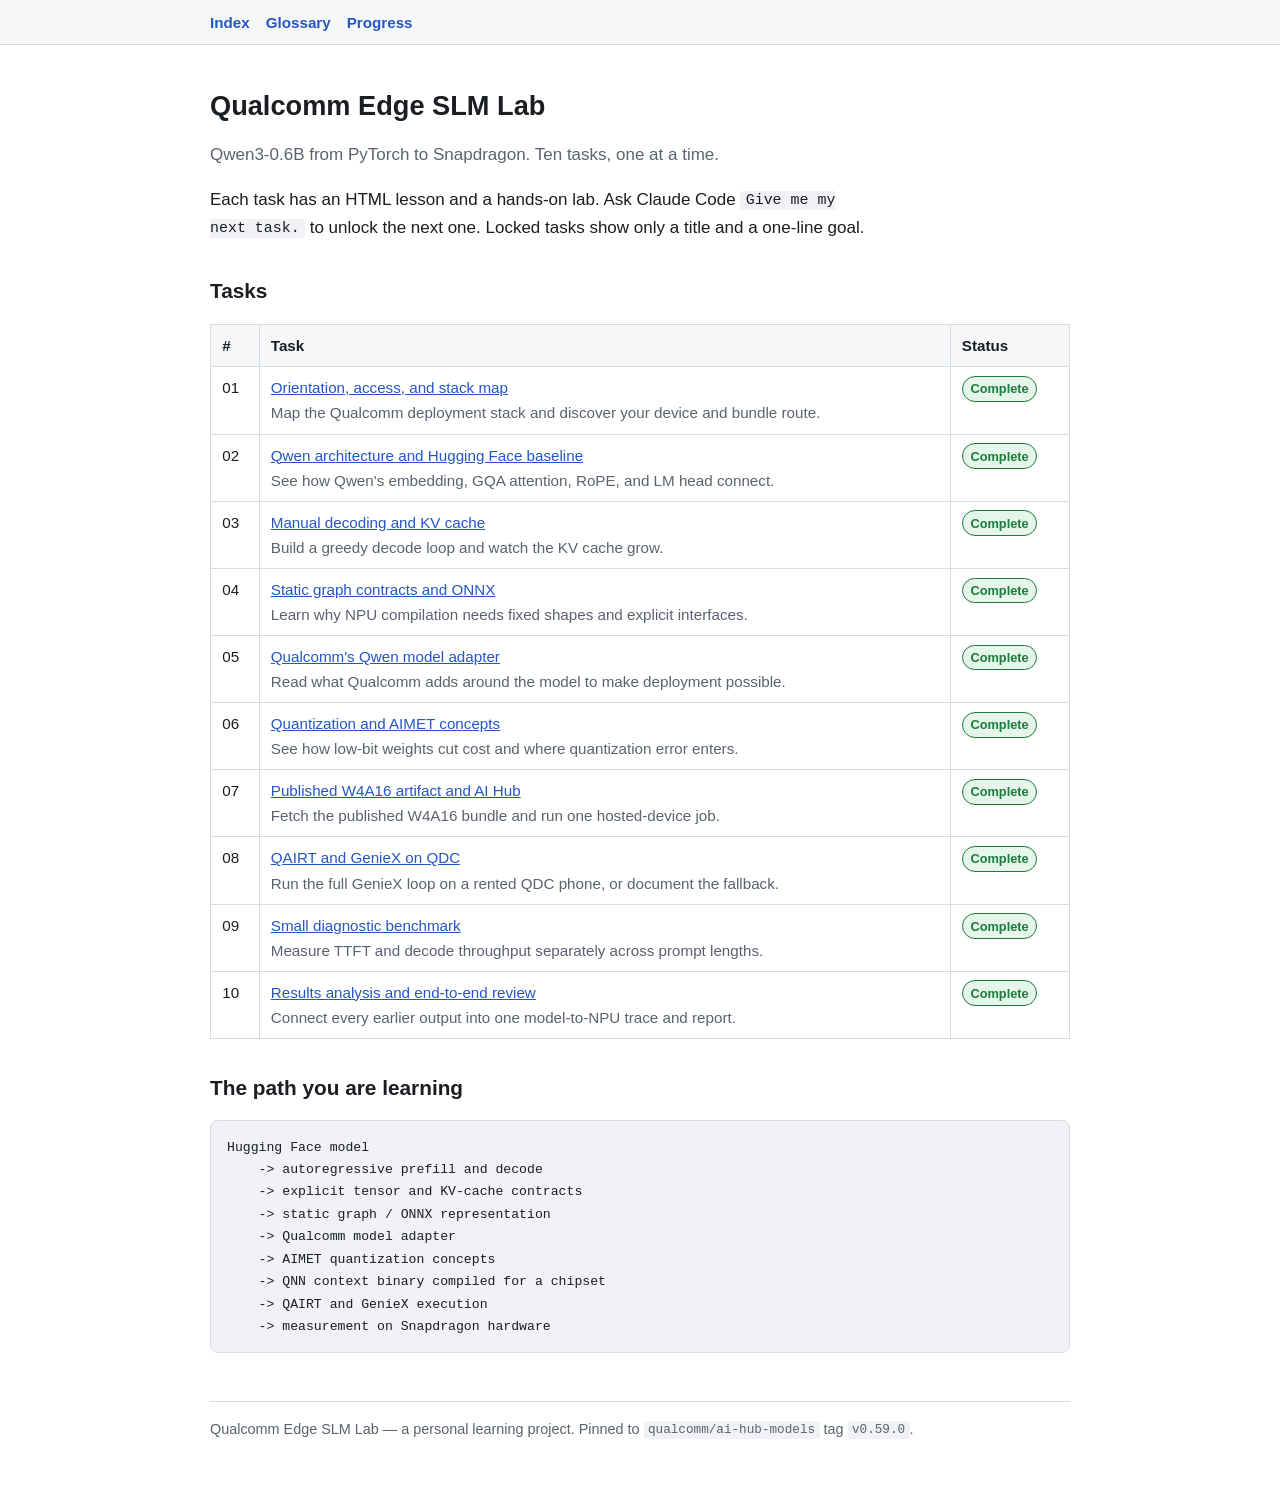
<file: docs/index.html>
<!DOCTYPE html>
<html lang="en">
<head>
<meta charset="utf-8">
<meta name="viewport" content="width=device-width, initial-scale=1">
<title>Qualcomm Edge SLM Lab</title>
<link rel="stylesheet" href="assets/styles.css">
</head>
<body>
<nav class="topnav"><div class="inner">
  <a href="index.html" aria-current="page">Index</a>
  <a href="glossary.html">Glossary</a>
  <a href="progress.html">Progress</a>
</div></nav>
<main>
<h1>Qualcomm Edge SLM Lab</h1>
<p class="muted">Qwen3-0.6B from PyTorch to Snapdragon. Ten tasks, one at a time.</p>

<p>Each task has an HTML lesson and a hands-on lab. Ask Claude Code
<code>Give me my next task.</code> to unlock the next one. Locked tasks
show only a title and a one-line goal.</p>

<h2>Tasks</h2>
<table>
<thead><tr><th>#</th><th>Task</th><th>Status</th></tr></thead>
<tbody>
<tr>
  <td>01</td>
  <td><a href="tasks/01-orientation-and-stack.html">Orientation, access, and stack map</a><br>
  <span class="muted">Map the Qualcomm deployment stack and discover your device and bundle route.</span></td>
  <td><span class="status complete">Complete</span></td>
</tr>
<tr>
  <td>02</td>
  <td><a href="tasks/02-qwen-architecture-and-baseline.html">Qwen architecture and Hugging Face baseline</a><br>
  <span class="muted">See how Qwen's embedding, GQA attention, RoPE, and LM head connect.</span></td>
  <td><span class="status complete">Complete</span></td>
</tr>
<tr>
  <td>03</td>
  <td><a href="tasks/03-manual-decoding-and-kv-cache.html">Manual decoding and KV cache</a><br>
  <span class="muted">Build a greedy decode loop and watch the KV cache grow.</span></td>
  <td><span class="status complete">Complete</span></td>
</tr>
<tr>
  <td>04</td>
  <td><a href="tasks/04-static-graph-contracts-and-onnx.html">Static graph contracts and ONNX</a><br>
  <span class="muted">Learn why NPU compilation needs fixed shapes and explicit interfaces.</span></td>
  <td><span class="status complete">Complete</span></td>
</tr>
<tr>
  <td>05</td>
  <td><a href="tasks/05-qualcomm-qwen-adapter.html">Qualcomm's Qwen model adapter</a><br>
  <span class="muted">Read what Qualcomm adds around the model to make deployment possible.</span></td>
  <td><span class="status complete">Complete</span></td>
</tr>
<tr>
  <td>06</td>
  <td><a href="tasks/06-quantization-and-aimet.html">Quantization and AIMET concepts</a><br>
  <span class="muted">See how low-bit weights cut cost and where quantization error enters.</span></td>
  <td><span class="status complete">Complete</span></td>
</tr>
<tr>
  <td>07</td>
  <td><a href="tasks/07-published-artifact-and-ai-hub.html">Published W4A16 artifact and AI Hub</a><br>
  <span class="muted">Fetch the published W4A16 bundle and run one hosted-device job.</span></td>
  <td><span class="status complete">Complete</span></td>
</tr>
<tr>
  <td>08</td>
  <td><a href="tasks/08-qairt-and-geniex-on-qdc.html">QAIRT and GenieX on QDC</a><br>
  <span class="muted">Run the full GenieX loop on a rented QDC phone, or document the fallback.</span></td>
  <td><span class="status complete">Complete</span></td>
</tr>
<tr>
  <td>09</td>
  <td><a href="tasks/09-small-diagnostic-benchmark.html">Small diagnostic benchmark</a><br>
  <span class="muted">Measure TTFT and decode throughput separately across prompt lengths.</span></td>
  <td><span class="status complete">Complete</span></td>
</tr>
<tr>
  <td>10</td>
  <td><a href="tasks/10-results-analysis-and-review.html">Results analysis and end-to-end review</a><br>
  <span class="muted">Connect every earlier output into one model-to-NPU trace and report.</span></td>
  <td><span class="status complete">Complete</span></td>
</tr>
</tbody>
</table>

<h2>The path you are learning</h2>
<pre><code>Hugging Face model
    -&gt; autoregressive prefill and decode
    -&gt; explicit tensor and KV-cache contracts
    -&gt; static graph / ONNX representation
    -&gt; Qualcomm model adapter
    -&gt; AIMET quantization concepts
    -&gt; QNN context binary compiled for a chipset
    -&gt; QAIRT and GenieX execution
    -&gt; measurement on Snapdragon hardware</code></pre>

<footer>Qualcomm Edge SLM Lab — a personal learning project. Pinned to
<code>qualcomm/ai-hub-models</code> tag <code>v0.59.0</code>.</footer>
</main>
</body>
</html>
</file>
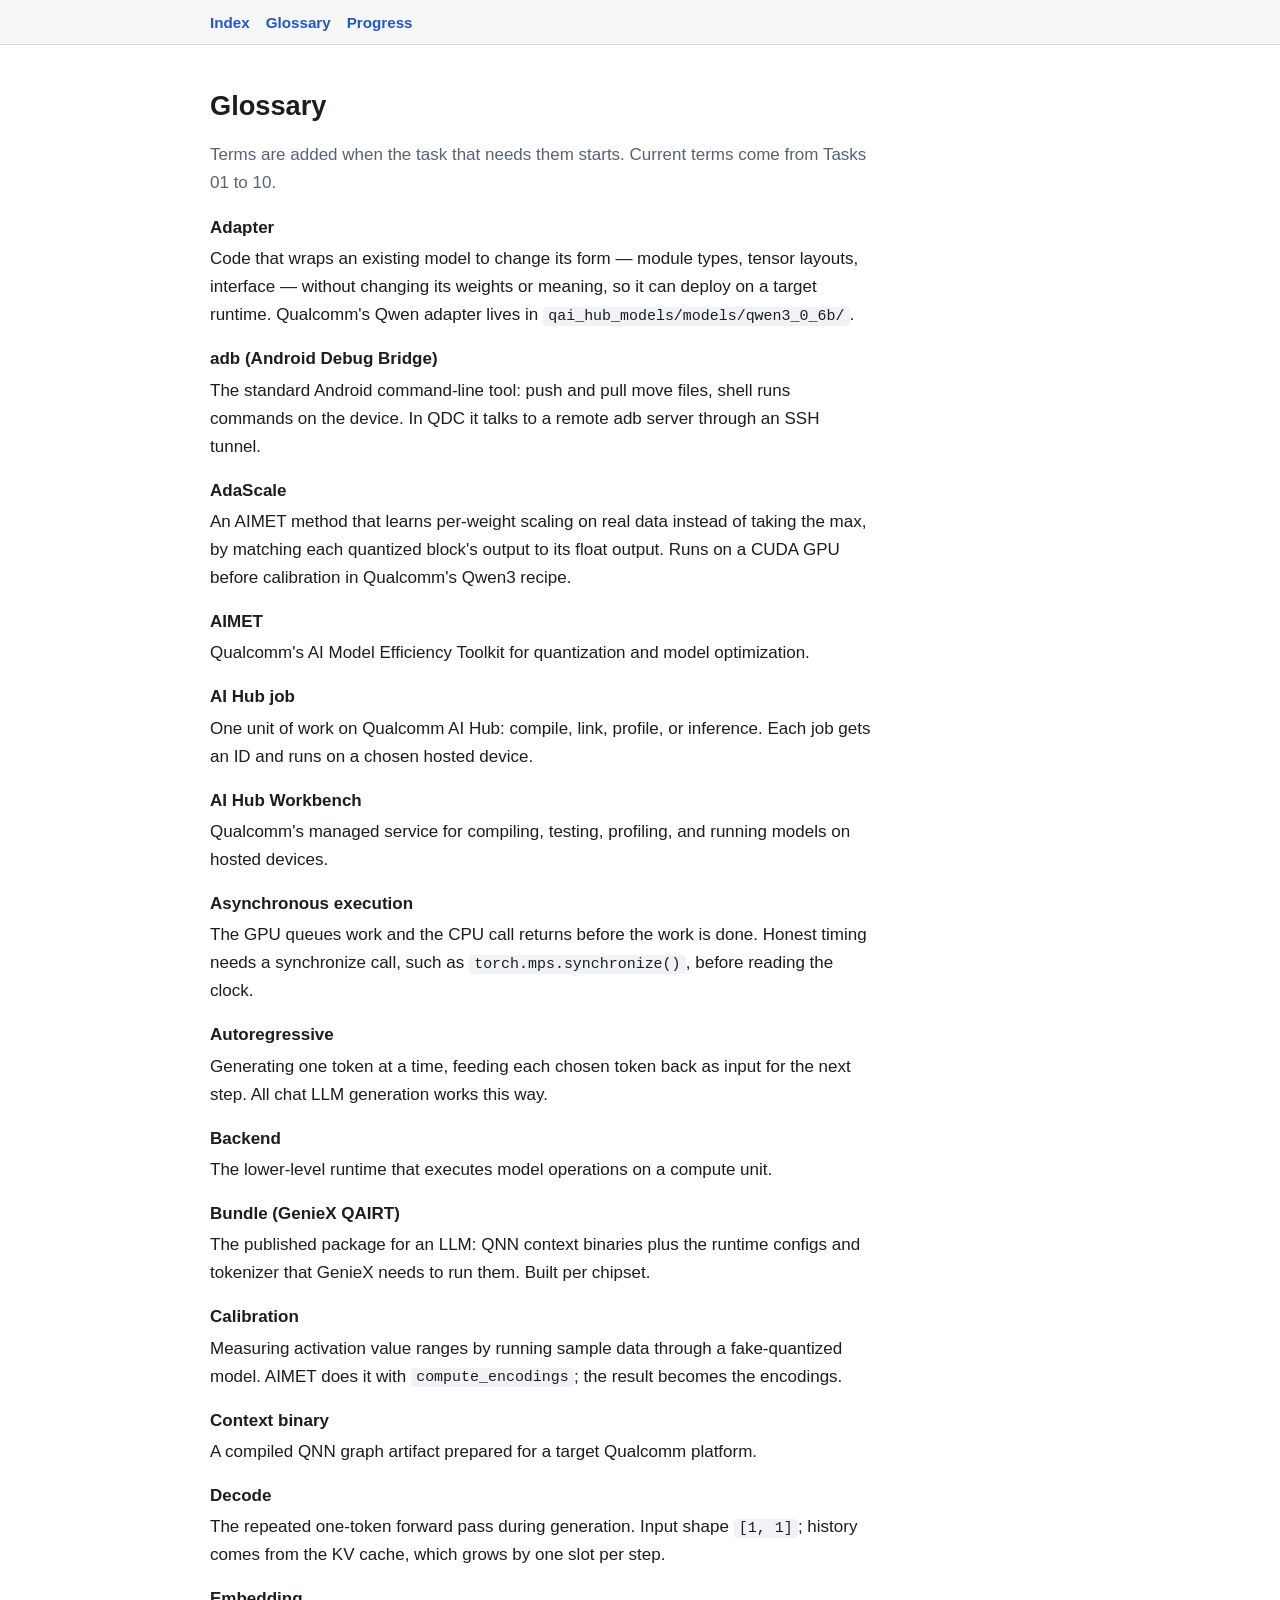
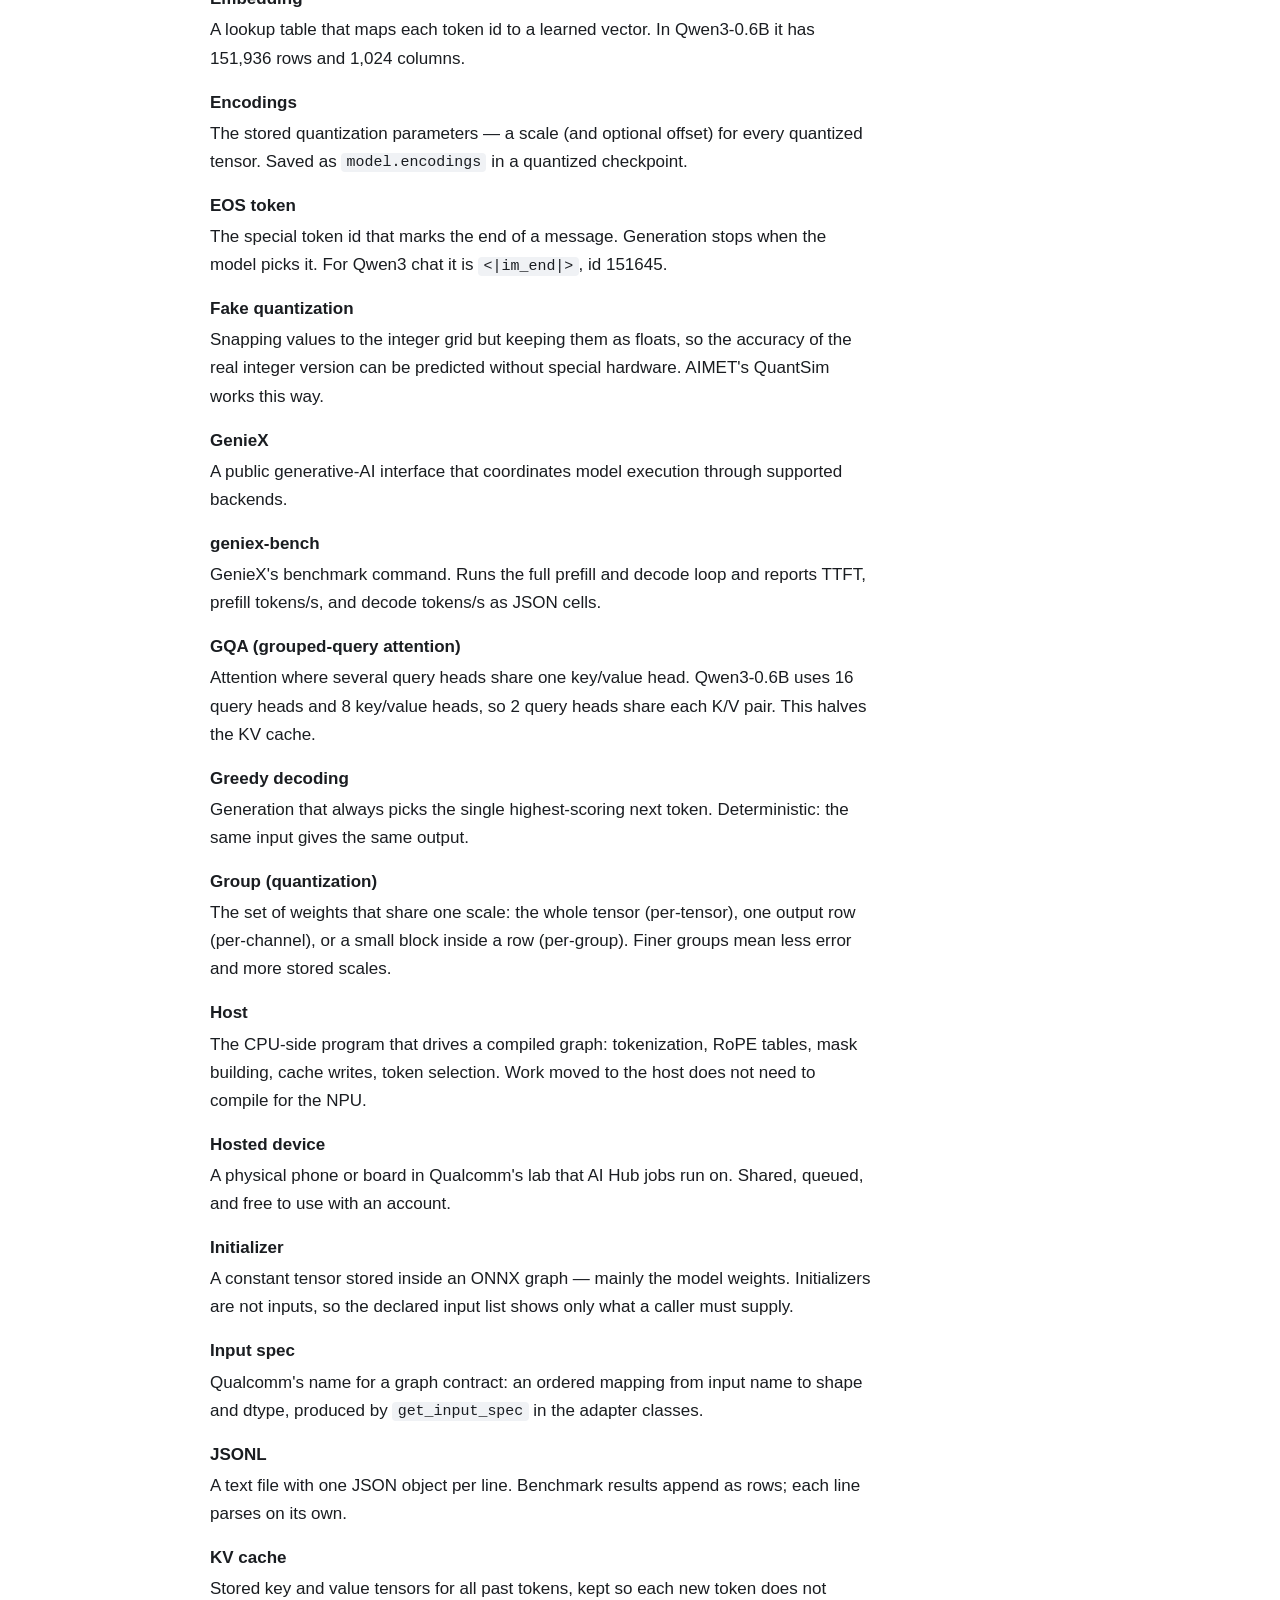
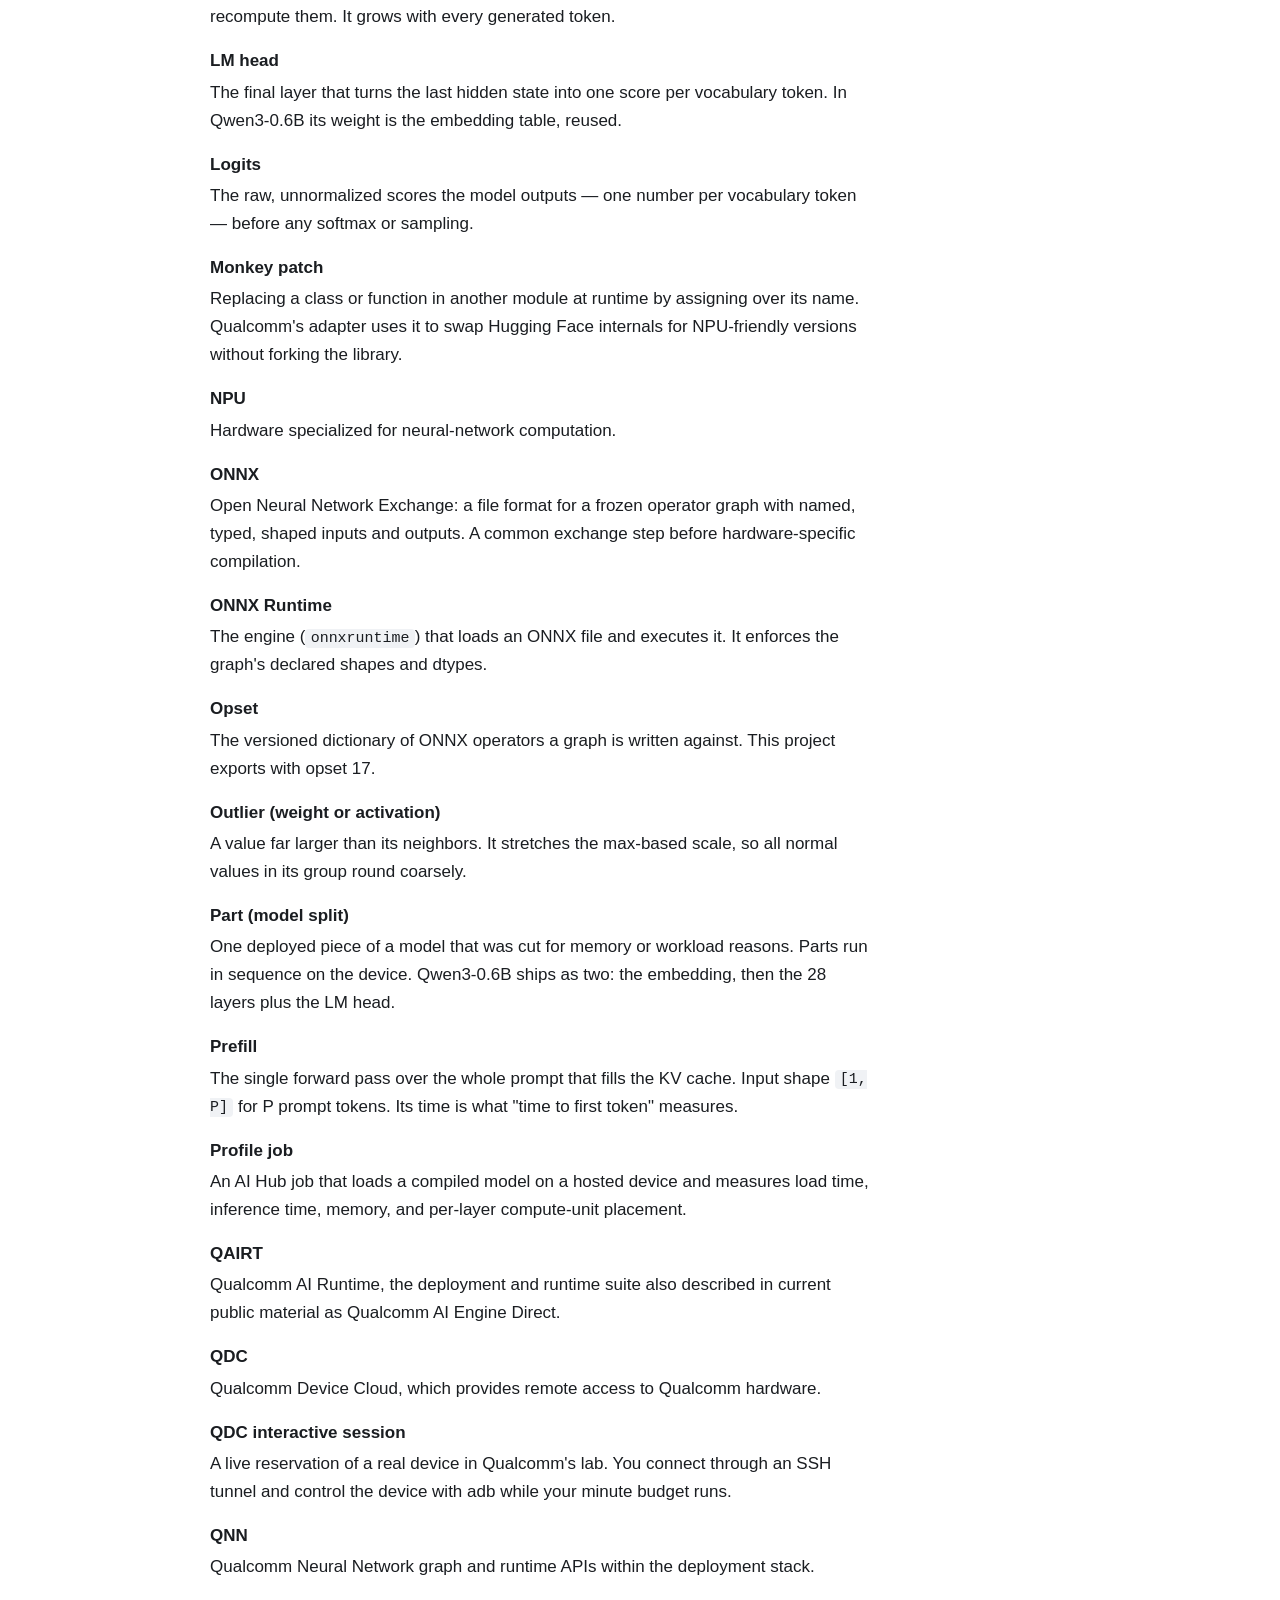
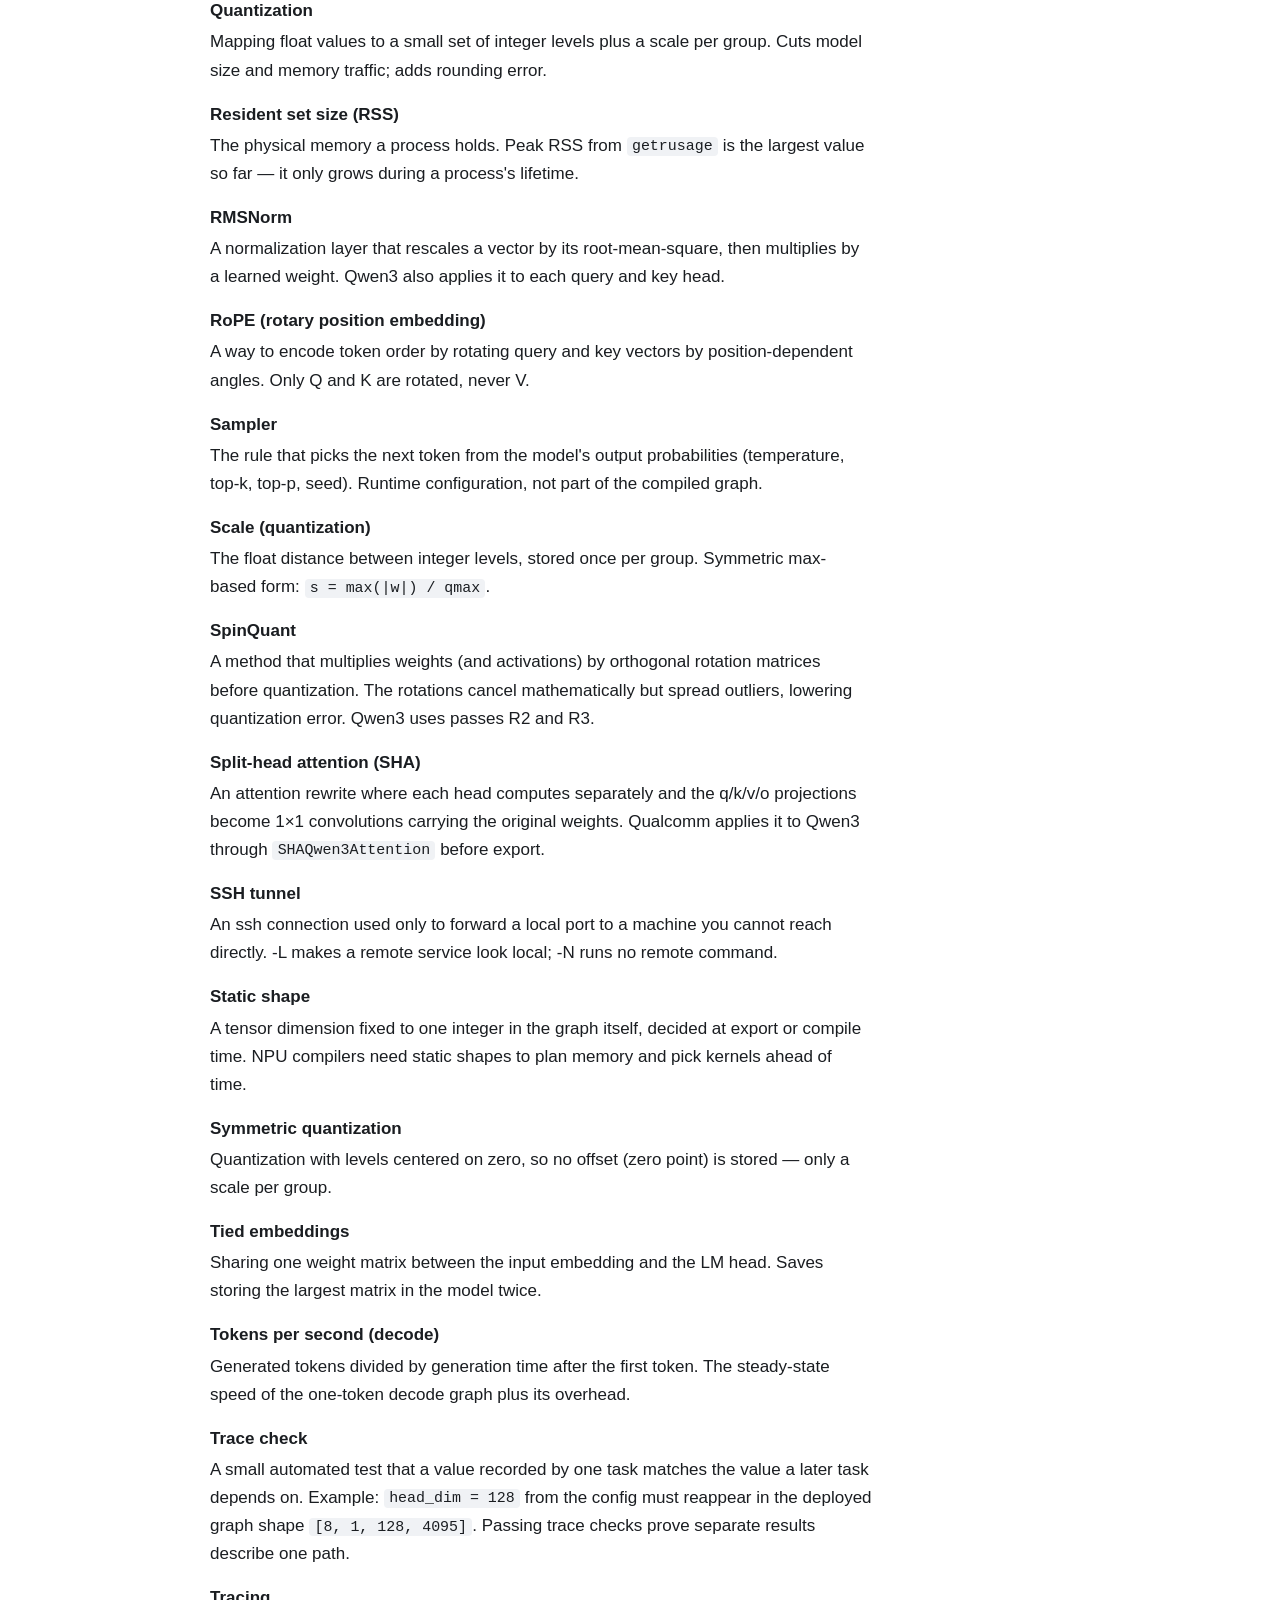
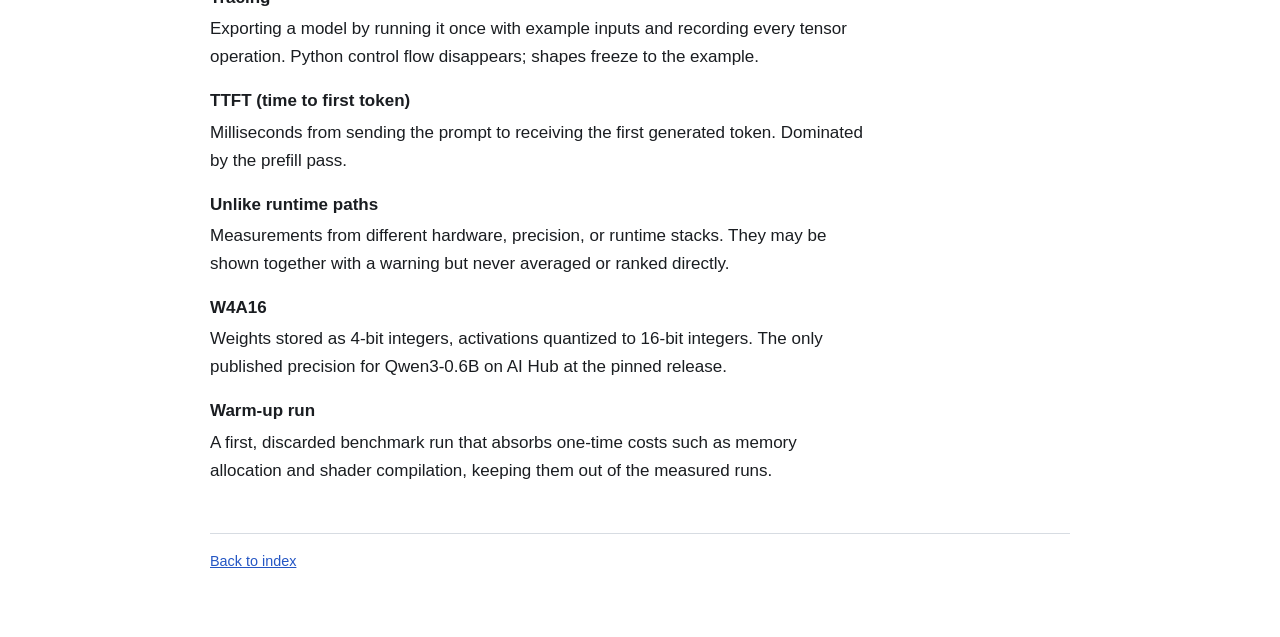
<file: docs/glossary.html>
<!DOCTYPE html>
<html lang="en">
<head>
<meta charset="utf-8">
<meta name="viewport" content="width=device-width, initial-scale=1">
<title>Glossary — Qualcomm Edge SLM Lab</title>
<link rel="stylesheet" href="assets/styles.css">
</head>
<body>
<nav class="topnav"><div class="inner">
  <a href="index.html">Index</a>
  <a href="glossary.html" aria-current="page">Glossary</a>
  <a href="progress.html">Progress</a>
</div></nav>
<main>
<h1>Glossary</h1>
<p class="muted">Terms are added when the task that needs them starts.
Current terms come from Tasks 01 to 10.</p>

<dl class="glossary">
<dt id="adapter">Adapter</dt>
<dd>Code that wraps an existing model to change its form — module types,
tensor layouts, interface — without changing its weights or meaning, so
it can deploy on a target runtime. Qualcomm's Qwen adapter lives in
<code>qai_hub_models/models/qwen3_0_6b/</code>.</dd>

<dt id="adb">adb (Android Debug Bridge)</dt>
<dd>The standard Android command-line tool: push and pull move files,
shell runs commands on the device. In QDC it talks to a remote adb
server through an SSH tunnel.</dd>

<dt id="adascale">AdaScale</dt>
<dd>An AIMET method that learns per-weight scaling on real data instead
of taking the max, by matching each quantized block's output to its
float output. Runs on a CUDA GPU before calibration in Qualcomm's Qwen3
recipe.</dd>

<dt id="aimet">AIMET</dt>
<dd>Qualcomm's AI Model Efficiency Toolkit for quantization and model
optimization.</dd>

<dt id="ai-hub-job">AI Hub job</dt>
<dd>One unit of work on Qualcomm AI Hub: compile, link, profile, or
inference. Each job gets an ID and runs on a chosen hosted device.</dd>

<dt id="ai-hub-workbench">AI Hub Workbench</dt>
<dd>Qualcomm's managed service for compiling, testing, profiling, and
running models on hosted devices.</dd>

<dt id="async-execution">Asynchronous execution</dt>
<dd>The GPU queues work and the CPU call returns before the work is
done. Honest timing needs a synchronize call, such as
<code>torch.mps.synchronize()</code>, before reading the clock.</dd>

<dt id="autoregressive">Autoregressive</dt>
<dd>Generating one token at a time, feeding each chosen token back as
input for the next step. All chat LLM generation works this way.</dd>

<dt id="backend">Backend</dt>
<dd>The lower-level runtime that executes model operations on a compute
unit.</dd>

<dt id="bundle">Bundle (GenieX QAIRT)</dt>
<dd>The published package for an LLM: QNN context binaries plus the
runtime configs and tokenizer that GenieX needs to run them. Built per
chipset.</dd>

<dt id="calibration">Calibration</dt>
<dd>Measuring activation value ranges by running sample data through a
fake-quantized model. AIMET does it with
<code>compute_encodings</code>; the result becomes the encodings.</dd>

<dt id="context-binary">Context binary</dt>
<dd>A compiled QNN graph artifact prepared for a target Qualcomm
platform.</dd>

<dt id="decode">Decode</dt>
<dd>The repeated one-token forward pass during generation. Input shape
<code>[1, 1]</code>; history comes from the KV cache, which grows by one
slot per step.</dd>

<dt id="embedding">Embedding</dt>
<dd>A lookup table that maps each token id to a learned vector. In
Qwen3-0.6B it has 151,936 rows and 1,024 columns.</dd>

<dt id="encodings">Encodings</dt>
<dd>The stored quantization parameters — a scale (and optional offset)
for every quantized tensor. Saved as <code>model.encodings</code> in a
quantized checkpoint.</dd>

<dt id="eos-token">EOS token</dt>
<dd>The special token id that marks the end of a message. Generation
stops when the model picks it. For Qwen3 chat it is
<code>&lt;|im_end|&gt;</code>, id 151645.</dd>

<dt id="fake-quantization">Fake quantization</dt>
<dd>Snapping values to the integer grid but keeping them as floats, so
the accuracy of the real integer version can be predicted without
special hardware. AIMET's QuantSim works this way.</dd>

<dt id="geniex">GenieX</dt>
<dd>A public generative-AI interface that coordinates model execution
through supported backends.</dd>

<dt id="geniex-bench">geniex-bench</dt>
<dd>GenieX's benchmark command. Runs the full prefill and decode loop
and reports TTFT, prefill tokens/s, and decode tokens/s as JSON
cells.</dd>

<dt id="gqa">GQA (grouped-query attention)</dt>
<dd>Attention where several query heads share one key/value head.
Qwen3-0.6B uses 16 query heads and 8 key/value heads, so 2 query heads
share each K/V pair. This halves the KV cache.</dd>

<dt id="greedy-decoding">Greedy decoding</dt>
<dd>Generation that always picks the single highest-scoring next token.
Deterministic: the same input gives the same output.</dd>

<dt id="group-quant">Group (quantization)</dt>
<dd>The set of weights that share one scale: the whole tensor
(per-tensor), one output row (per-channel), or a small block inside a
row (per-group). Finer groups mean less error and more stored
scales.</dd>

<dt id="host">Host</dt>
<dd>The CPU-side program that drives a compiled graph: tokenization,
RoPE tables, mask building, cache writes, token selection. Work moved to
the host does not need to compile for the NPU.</dd>

<dt id="hosted-device">Hosted device</dt>
<dd>A physical phone or board in Qualcomm's lab that AI Hub jobs run
on. Shared, queued, and free to use with an account.</dd>

<dt id="initializer">Initializer</dt>
<dd>A constant tensor stored inside an ONNX graph — mainly the model
weights. Initializers are not inputs, so the declared input list shows
only what a caller must supply.</dd>

<dt id="input-spec">Input spec</dt>
<dd>Qualcomm's name for a graph contract: an ordered mapping from input
name to shape and dtype, produced by <code>get_input_spec</code> in the
adapter classes.</dd>

<dt id="jsonl">JSONL</dt>
<dd>A text file with one JSON object per line. Benchmark results append
as rows; each line parses on its own.</dd>

<dt id="kv-cache">KV cache</dt>
<dd>Stored key and value tensors for all past tokens, kept so each new
token does not recompute them. It grows with every generated token.</dd>

<dt id="lm-head">LM head</dt>
<dd>The final layer that turns the last hidden state into one score per
vocabulary token. In Qwen3-0.6B its weight is the embedding table,
reused.</dd>

<dt id="logits">Logits</dt>
<dd>The raw, unnormalized scores the model outputs — one number per
vocabulary token — before any softmax or sampling.</dd>

<dt id="monkey-patch">Monkey patch</dt>
<dd>Replacing a class or function in another module at runtime by
assigning over its name. Qualcomm's adapter uses it to swap Hugging Face
internals for NPU-friendly versions without forking the library.</dd>

<dt id="npu">NPU</dt>
<dd>Hardware specialized for neural-network computation.</dd>

<dt id="onnx">ONNX</dt>
<dd>Open Neural Network Exchange: a file format for a frozen operator
graph with named, typed, shaped inputs and outputs. A common exchange
step before hardware-specific compilation.</dd>

<dt id="onnx-runtime">ONNX Runtime</dt>
<dd>The engine (<code>onnxruntime</code>) that loads an ONNX file and
executes it. It enforces the graph's declared shapes and dtypes.</dd>

<dt id="opset">Opset</dt>
<dd>The versioned dictionary of ONNX operators a graph is written
against. This project exports with opset 17.</dd>

<dt id="outlier">Outlier (weight or activation)</dt>
<dd>A value far larger than its neighbors. It stretches the max-based
scale, so all normal values in its group round coarsely.</dd>

<dt id="part-split">Part (model split)</dt>
<dd>One deployed piece of a model that was cut for memory or workload
reasons. Parts run in sequence on the device. Qwen3-0.6B ships as two:
the embedding, then the 28 layers plus the LM head.</dd>

<dt id="prefill">Prefill</dt>
<dd>The single forward pass over the whole prompt that fills the KV
cache. Input shape <code>[1, P]</code> for P prompt tokens. Its time is
what "time to first token" measures.</dd>

<dt id="profile-job">Profile job</dt>
<dd>An AI Hub job that loads a compiled model on a hosted device and
measures load time, inference time, memory, and per-layer compute-unit
placement.</dd>

<dt id="qairt">QAIRT</dt>
<dd>Qualcomm AI Runtime, the deployment and runtime suite also described
in current public material as Qualcomm AI Engine Direct.</dd>

<dt id="qdc">QDC</dt>
<dd>Qualcomm Device Cloud, which provides remote access to Qualcomm
hardware.</dd>

<dt id="qdc-interactive-session">QDC interactive session</dt>
<dd>A live reservation of a real device in Qualcomm's lab. You connect
through an SSH tunnel and control the device with adb while your
minute budget runs.</dd>

<dt id="qnn">QNN</dt>
<dd>Qualcomm Neural Network graph and runtime APIs within the deployment
stack.</dd>

<dt id="quantization">Quantization</dt>
<dd>Mapping float values to a small set of integer levels plus a scale
per group. Cuts model size and memory traffic; adds rounding error.</dd>

<dt id="rss">Resident set size (RSS)</dt>
<dd>The physical memory a process holds. Peak RSS from
<code>getrusage</code> is the largest value so far — it only grows
during a process's lifetime.</dd>

<dt id="rmsnorm">RMSNorm</dt>
<dd>A normalization layer that rescales a vector by its root-mean-square,
then multiplies by a learned weight. Qwen3 also applies it to each query
and key head.</dd>

<dt id="rope">RoPE (rotary position embedding)</dt>
<dd>A way to encode token order by rotating query and key vectors by
position-dependent angles. Only Q and K are rotated, never V.</dd>

<dt id="sampler">Sampler</dt>
<dd>The rule that picks the next token from the model's output
probabilities (temperature, top-k, top-p, seed). Runtime
configuration, not part of the compiled graph.</dd>

<dt id="scale-quant">Scale (quantization)</dt>
<dd>The float distance between integer levels, stored once per group.
Symmetric max-based form: <code>s = max(|w|) / qmax</code>.</dd>

<dt id="spinquant">SpinQuant</dt>
<dd>A method that multiplies weights (and activations) by orthogonal
rotation matrices before quantization. The rotations cancel
mathematically but spread outliers, lowering quantization error. Qwen3
uses passes R2 and R3.</dd>

<dt id="sha">Split-head attention (SHA)</dt>
<dd>An attention rewrite where each head computes separately and the
q/k/v/o projections become 1×1 convolutions carrying the original
weights. Qualcomm applies it to Qwen3 through
<code>SHAQwen3Attention</code> before export.</dd>

<dt id="ssh-tunnel">SSH tunnel</dt>
<dd>An ssh connection used only to forward a local port to a machine
you cannot reach directly. -L makes a remote service look local; -N
runs no remote command.</dd>

<dt id="static-shape">Static shape</dt>
<dd>A tensor dimension fixed to one integer in the graph itself, decided
at export or compile time. NPU compilers need static shapes to plan
memory and pick kernels ahead of time.</dd>

<dt id="symmetric-quant">Symmetric quantization</dt>
<dd>Quantization with levels centered on zero, so no offset (zero
point) is stored — only a scale per group.</dd>

<dt id="tied-embeddings">Tied embeddings</dt>
<dd>Sharing one weight matrix between the input embedding and the LM
head. Saves storing the largest matrix in the model twice.</dd>

<dt id="tokens-per-second">Tokens per second (decode)</dt>
<dd>Generated tokens divided by generation time after the first token.
The steady-state speed of the one-token decode graph plus its
overhead.</dd>

<dt id="trace-check">Trace check</dt>
<dd>A small automated test that a value recorded by one task matches
the value a later task depends on. Example: <code>head_dim = 128</code>
from the config must reappear in the deployed graph shape
<code>[8, 1, 128, 4095]</code>. Passing trace checks prove separate
results describe one path.</dd>

<dt id="tracing">Tracing</dt>
<dd>Exporting a model by running it once with example inputs and
recording every tensor operation. Python control flow disappears; shapes
freeze to the example.</dd>

<dt id="ttft">TTFT (time to first token)</dt>
<dd>Milliseconds from sending the prompt to receiving the first
generated token. Dominated by the prefill pass.</dd>

<dt id="unlike-runtime-paths">Unlike runtime paths</dt>
<dd>Measurements from different hardware, precision, or runtime stacks.
They may be shown together with a warning but never averaged or ranked
directly.</dd>

<dt id="w4a16">W4A16</dt>
<dd>Weights stored as 4-bit integers, activations quantized to 16-bit
integers. The only published precision for Qwen3-0.6B on AI Hub at the
pinned release.</dd>

<dt id="warm-up-run">Warm-up run</dt>
<dd>A first, discarded benchmark run that absorbs one-time costs such
as memory allocation and shader compilation, keeping them out of the
measured runs.</dd>
</dl>

<footer><a href="index.html">Back to index</a></footer>
</main>
</body>
</html>
</file>
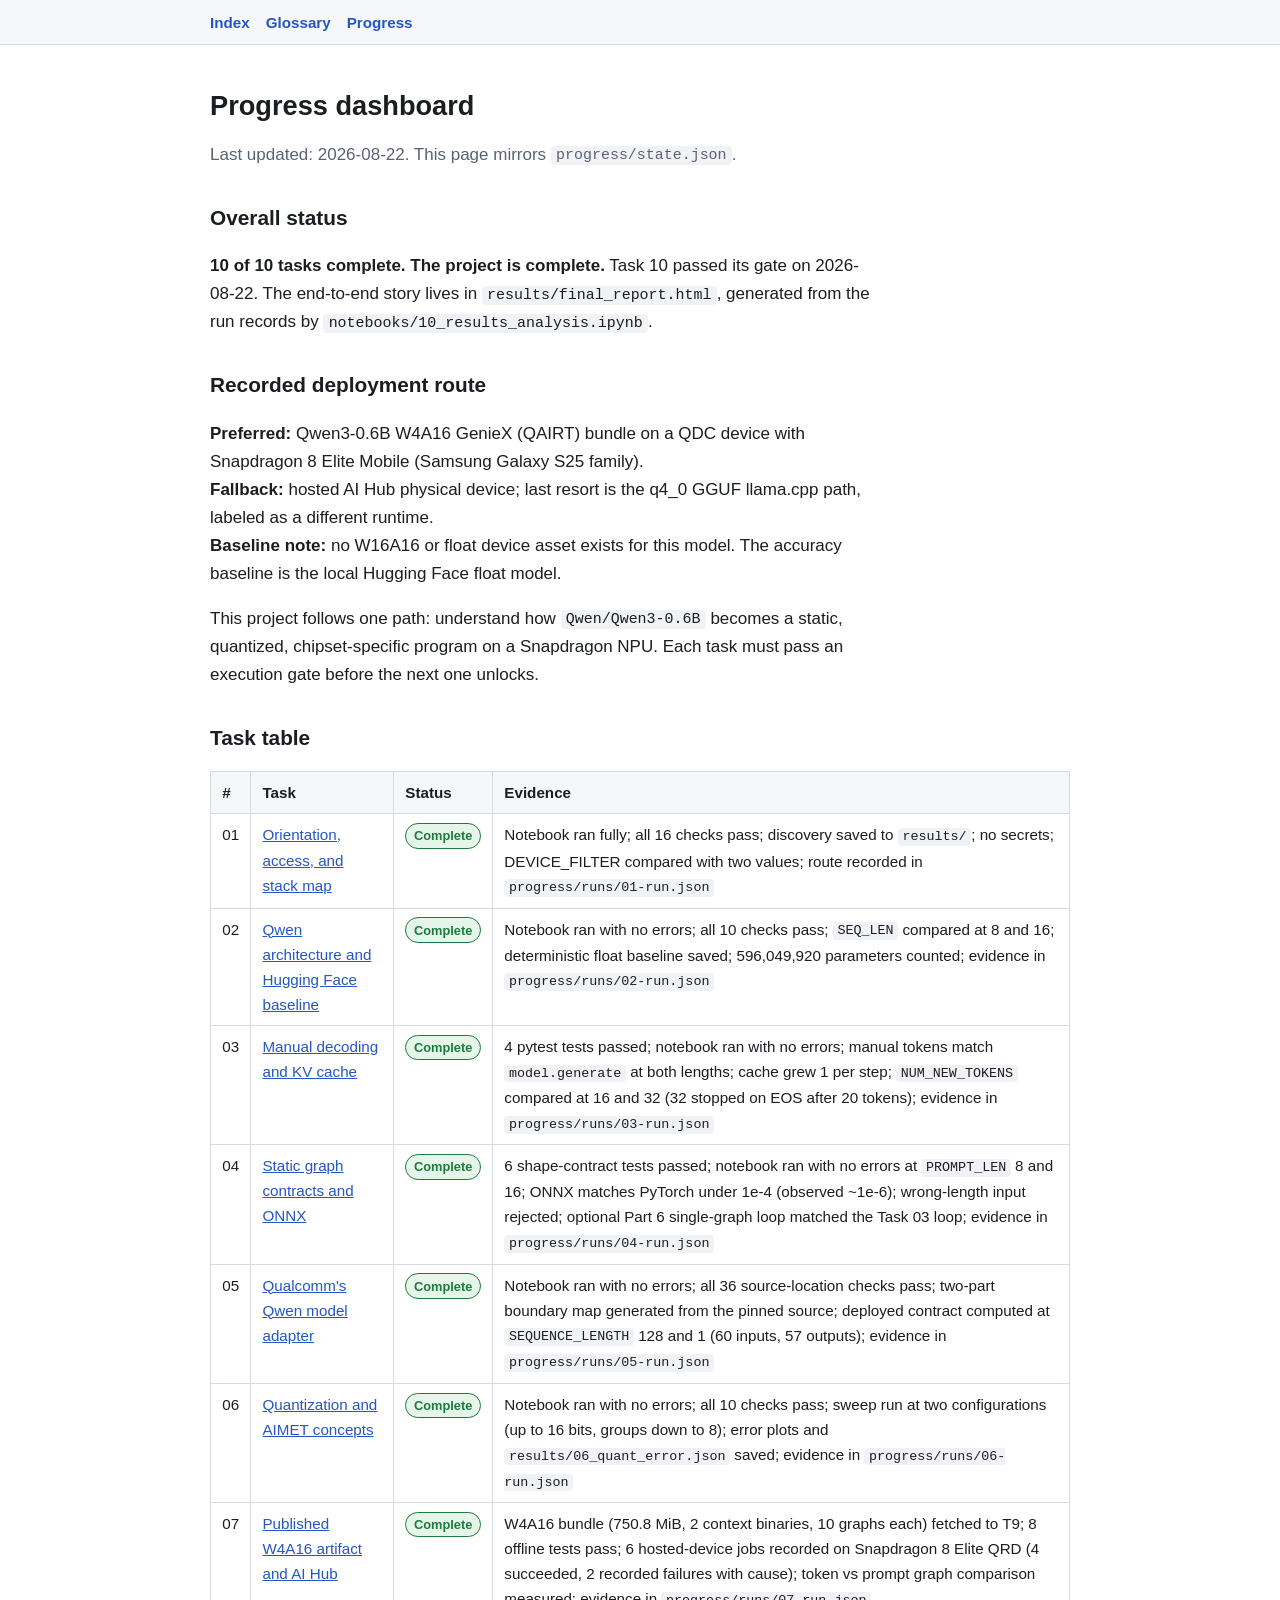
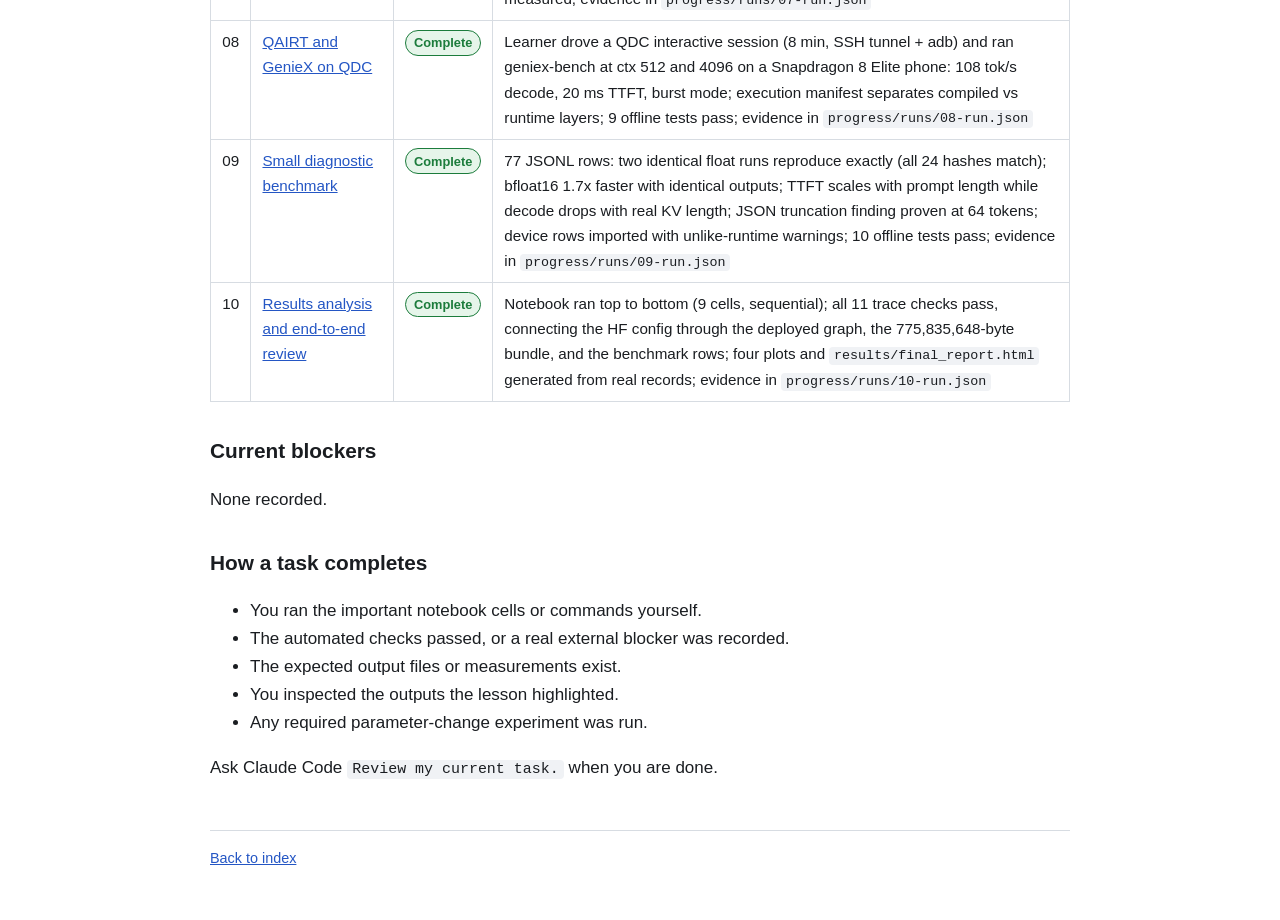
<file: docs/progress.html>
<!DOCTYPE html>
<html lang="en">
<head>
<meta charset="utf-8">
<meta name="viewport" content="width=device-width, initial-scale=1">
<title>Progress — Qualcomm Edge SLM Lab</title>
<link rel="stylesheet" href="assets/styles.css">
</head>
<body>
<nav class="topnav"><div class="inner">
  <a href="index.html">Index</a>
  <a href="glossary.html">Glossary</a>
  <a href="progress.html" aria-current="page">Progress</a>
</div></nav>
<main>
<h1>Progress dashboard</h1>
<p class="muted">Last updated: 2026-08-22. This page
mirrors <code>progress/state.json</code>.</p>

<h2>Overall status</h2>
<p><strong>10 of 10 tasks complete. The project is complete.</strong>
Task 10 passed its gate on 2026-08-22. The end-to-end story lives in
<code>results/final_report.html</code>, generated from the run records
by <code>notebooks/10_results_analysis.ipynb</code>.</p>

<h2>Recorded deployment route</h2>
<p><strong>Preferred:</strong> Qwen3-0.6B W4A16 GenieX (QAIRT) bundle on
a QDC device with Snapdragon 8 Elite Mobile (Samsung Galaxy S25 family).
<br><strong>Fallback:</strong> hosted AI Hub physical device; last
resort is the q4_0 GGUF llama.cpp path, labeled as a different runtime.
<br><strong>Baseline note:</strong> no W16A16 or float device asset
exists for this model. The accuracy baseline is the local Hugging Face
float model.</p>

<p>This project follows one path: understand how
<code>Qwen/Qwen3-0.6B</code> becomes a static, quantized, chipset-specific
program on a Snapdragon NPU. Each task must pass an execution gate before
the next one unlocks.</p>

<h2>Task table</h2>
<table>
<thead><tr><th>#</th><th>Task</th><th>Status</th><th>Evidence</th></tr></thead>
<tbody>
<tr><td>01</td><td><a href="tasks/01-orientation-and-stack.html">Orientation, access, and stack map</a></td>
    <td><span class="status complete">Complete</span></td>
    <td>Notebook ran fully; all 16 checks pass; discovery saved to
    <code>results/</code>; no secrets; DEVICE_FILTER compared with two
    values; route recorded in <code>progress/runs/01-run.json</code></td></tr>
<tr><td>02</td><td><a href="tasks/02-qwen-architecture-and-baseline.html">Qwen architecture and Hugging Face baseline</a></td><td><span class="status complete">Complete</span></td><td>Notebook ran with no errors; all 10 checks pass; <code>SEQ_LEN</code> compared at 8 and 16; deterministic float baseline saved; 596,049,920 parameters counted; evidence in <code>progress/runs/02-run.json</code></td></tr>
<tr><td>03</td><td><a href="tasks/03-manual-decoding-and-kv-cache.html">Manual decoding and KV cache</a></td>
    <td><span class="status complete">Complete</span></td>
    <td>4 pytest tests passed; notebook ran with no errors; manual tokens
    match <code>model.generate</code> at both lengths; cache grew 1 per
    step; <code>NUM_NEW_TOKENS</code> compared at 16 and 32 (32 stopped
    on EOS after 20 tokens); evidence in
    <code>progress/runs/03-run.json</code></td></tr>
<tr><td>04</td><td><a href="tasks/04-static-graph-contracts-and-onnx.html">Static graph contracts and ONNX</a></td>
    <td><span class="status complete">Complete</span></td>
    <td>6 shape-contract tests passed; notebook ran with no errors at
    <code>PROMPT_LEN</code> 8 and 16; ONNX matches PyTorch under 1e-4
    (observed ~1e-6); wrong-length input rejected; optional Part 6
    single-graph loop matched the Task 03 loop; evidence in
    <code>progress/runs/04-run.json</code></td></tr>
<tr><td>05</td><td><a href="tasks/05-qualcomm-qwen-adapter.html">Qualcomm's Qwen model adapter</a></td>
    <td><span class="status complete">Complete</span></td>
    <td>Notebook ran with no errors; all 36 source-location checks pass;
    two-part boundary map generated from the pinned source; deployed
    contract computed at <code>SEQUENCE_LENGTH</code> 128 and 1
    (60 inputs, 57 outputs); evidence in
    <code>progress/runs/05-run.json</code></td></tr>
<tr><td>06</td><td><a href="tasks/06-quantization-and-aimet.html">Quantization and AIMET concepts</a></td>
    <td><span class="status complete">Complete</span></td>
    <td>Notebook ran with no errors; all 10 checks pass; sweep run at
    two configurations (up to 16 bits, groups down to 8); error
    plots and <code>results/06_quant_error.json</code> saved; evidence
    in <code>progress/runs/06-run.json</code></td></tr>
<tr><td>07</td><td><a href="tasks/07-published-artifact-and-ai-hub.html">Published W4A16 artifact and AI Hub</a></td>
    <td><span class="status complete">Complete</span></td>
    <td>W4A16 bundle (750.8 MiB, 2 context binaries, 10 graphs each)
    fetched to T9; 8 offline tests pass; 6 hosted-device jobs recorded
    on Snapdragon 8 Elite QRD (4 succeeded, 2 recorded failures with
    cause); token vs prompt graph comparison measured; evidence in
    <code>progress/runs/07-run.json</code></td></tr>
<tr><td>08</td><td><a href="tasks/08-qairt-and-geniex-on-qdc.html">QAIRT and GenieX on QDC</a></td>
    <td><span class="status complete">Complete</span></td>
    <td>Learner drove a QDC interactive session (8 min, SSH tunnel +
    adb) and ran geniex-bench at ctx 512 and 4096 on a Snapdragon 8
    Elite phone: 108 tok/s decode, 20 ms TTFT, burst mode; execution
    manifest separates compiled vs runtime layers; 9 offline tests
    pass; evidence in <code>progress/runs/08-run.json</code></td></tr>
<tr><td>09</td><td><a href="tasks/09-small-diagnostic-benchmark.html">Small diagnostic benchmark</a></td>
    <td><span class="status complete">Complete</span></td>
    <td>77 JSONL rows: two identical float runs reproduce exactly
    (all 24 hashes match); bfloat16 1.7x faster with identical
    outputs; TTFT scales with prompt length while decode drops with
    real KV length; JSON truncation finding proven at 64 tokens;
    device rows imported with unlike-runtime warnings; 10 offline
    tests pass; evidence in <code>progress/runs/09-run.json</code></td></tr>
<tr><td>10</td><td><a href="tasks/10-results-analysis-and-review.html">Results analysis and end-to-end review</a></td>
    <td><span class="status complete">Complete</span></td>
    <td>Notebook ran top to bottom (9 cells, sequential); all 11 trace
    checks pass, connecting the HF config through the deployed graph,
    the 775,835,648-byte bundle, and the benchmark rows; four plots and
    <code>results/final_report.html</code> generated from real records;
    evidence in <code>progress/runs/10-run.json</code></td></tr>
</tbody>
</table>

<h2>Current blockers</h2>
<p>None recorded.</p>

<h2>How a task completes</h2>
<ul>
<li>You ran the important notebook cells or commands yourself.</li>
<li>The automated checks passed, or a real external blocker was recorded.</li>
<li>The expected output files or measurements exist.</li>
<li>You inspected the outputs the lesson highlighted.</li>
<li>Any required parameter-change experiment was run.</li>
</ul>
<p>Ask Claude Code <code>Review my current task.</code> when you are done.</p>

<footer><a href="index.html">Back to index</a></footer>
</main>
</body>
</html>
</file>
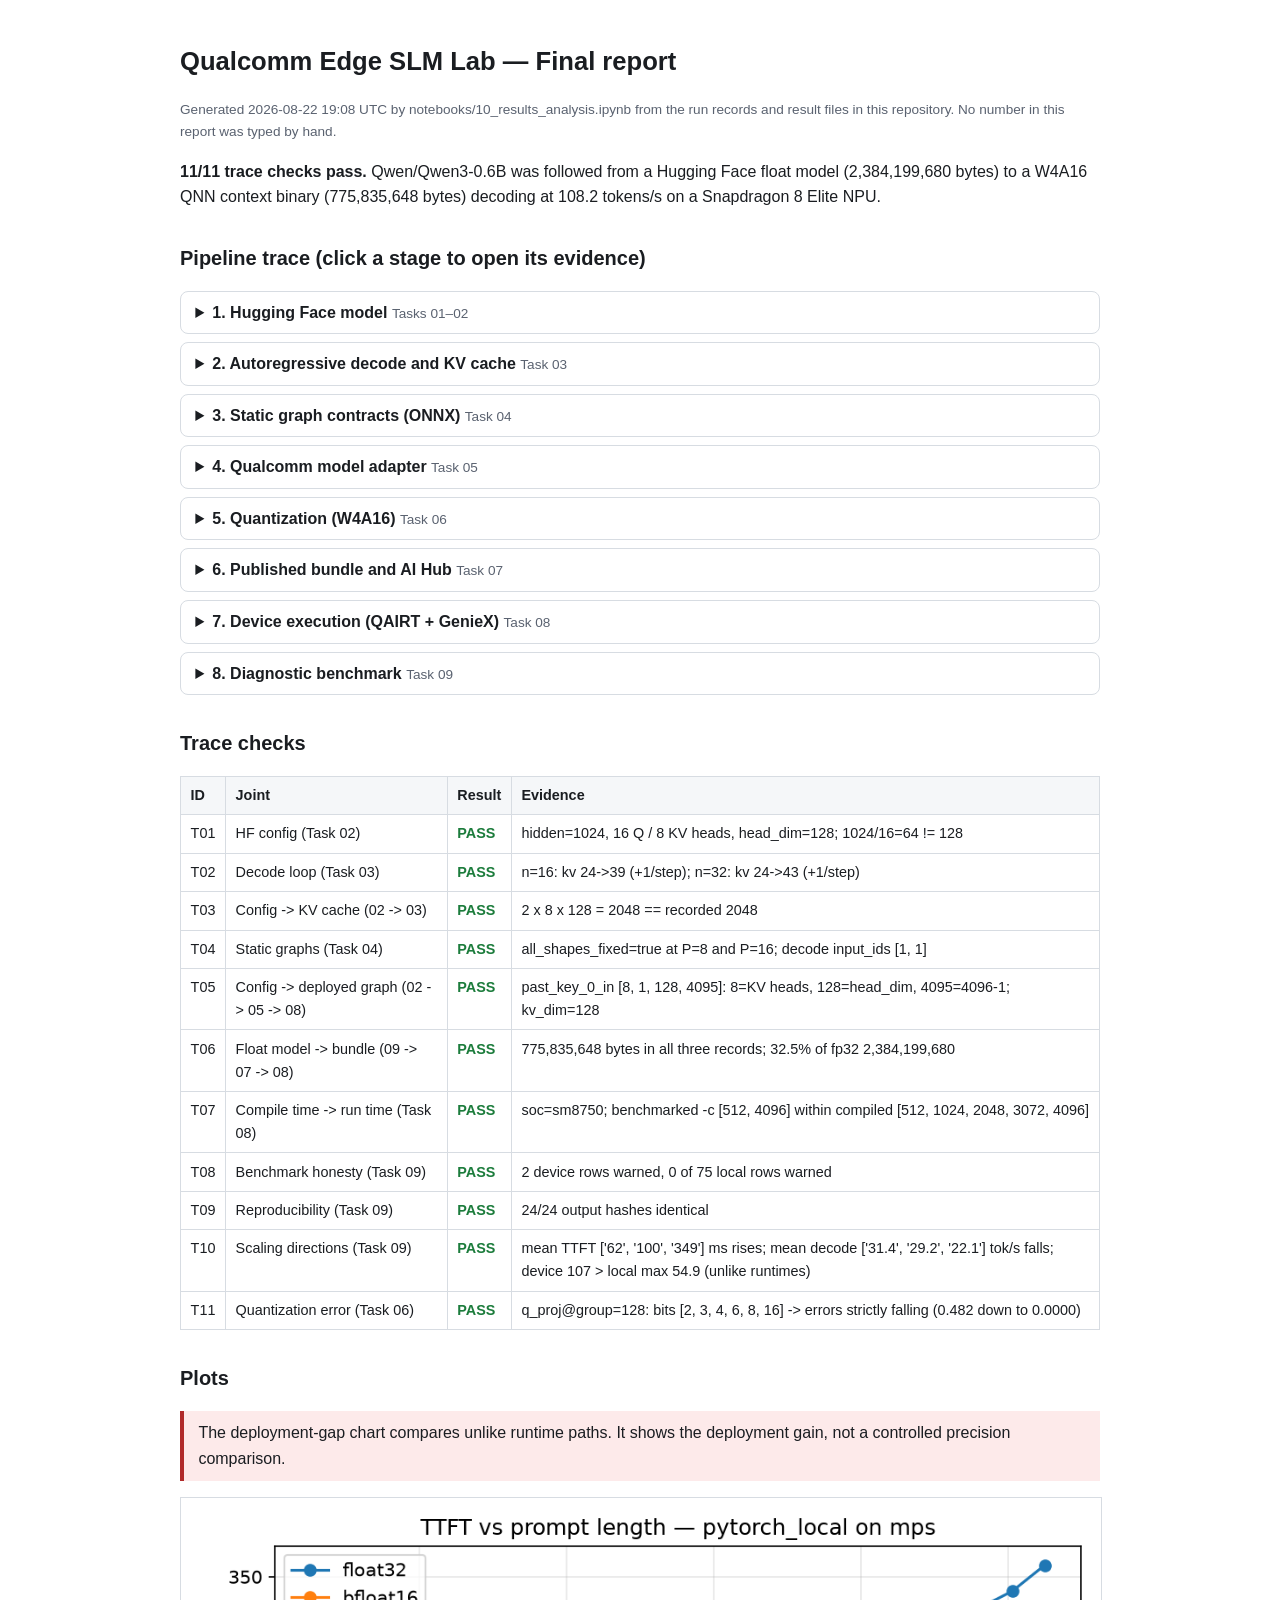
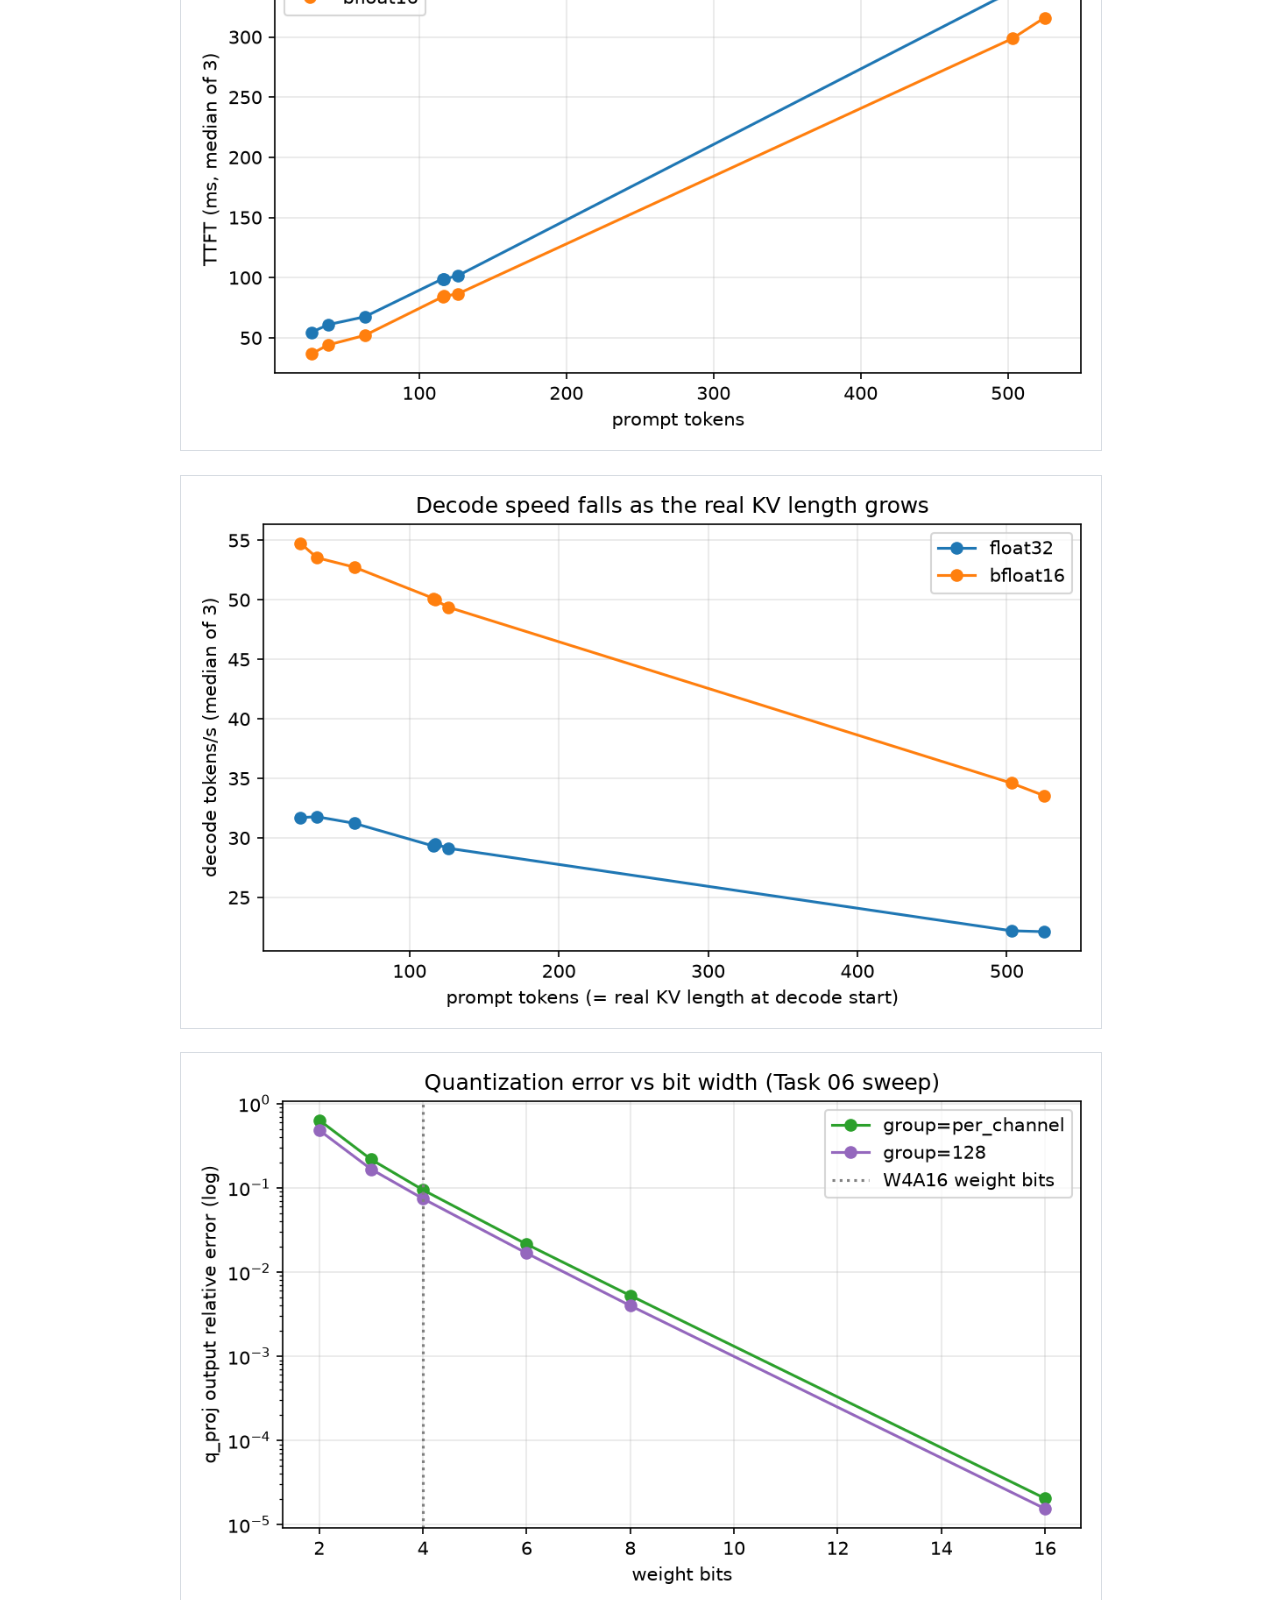
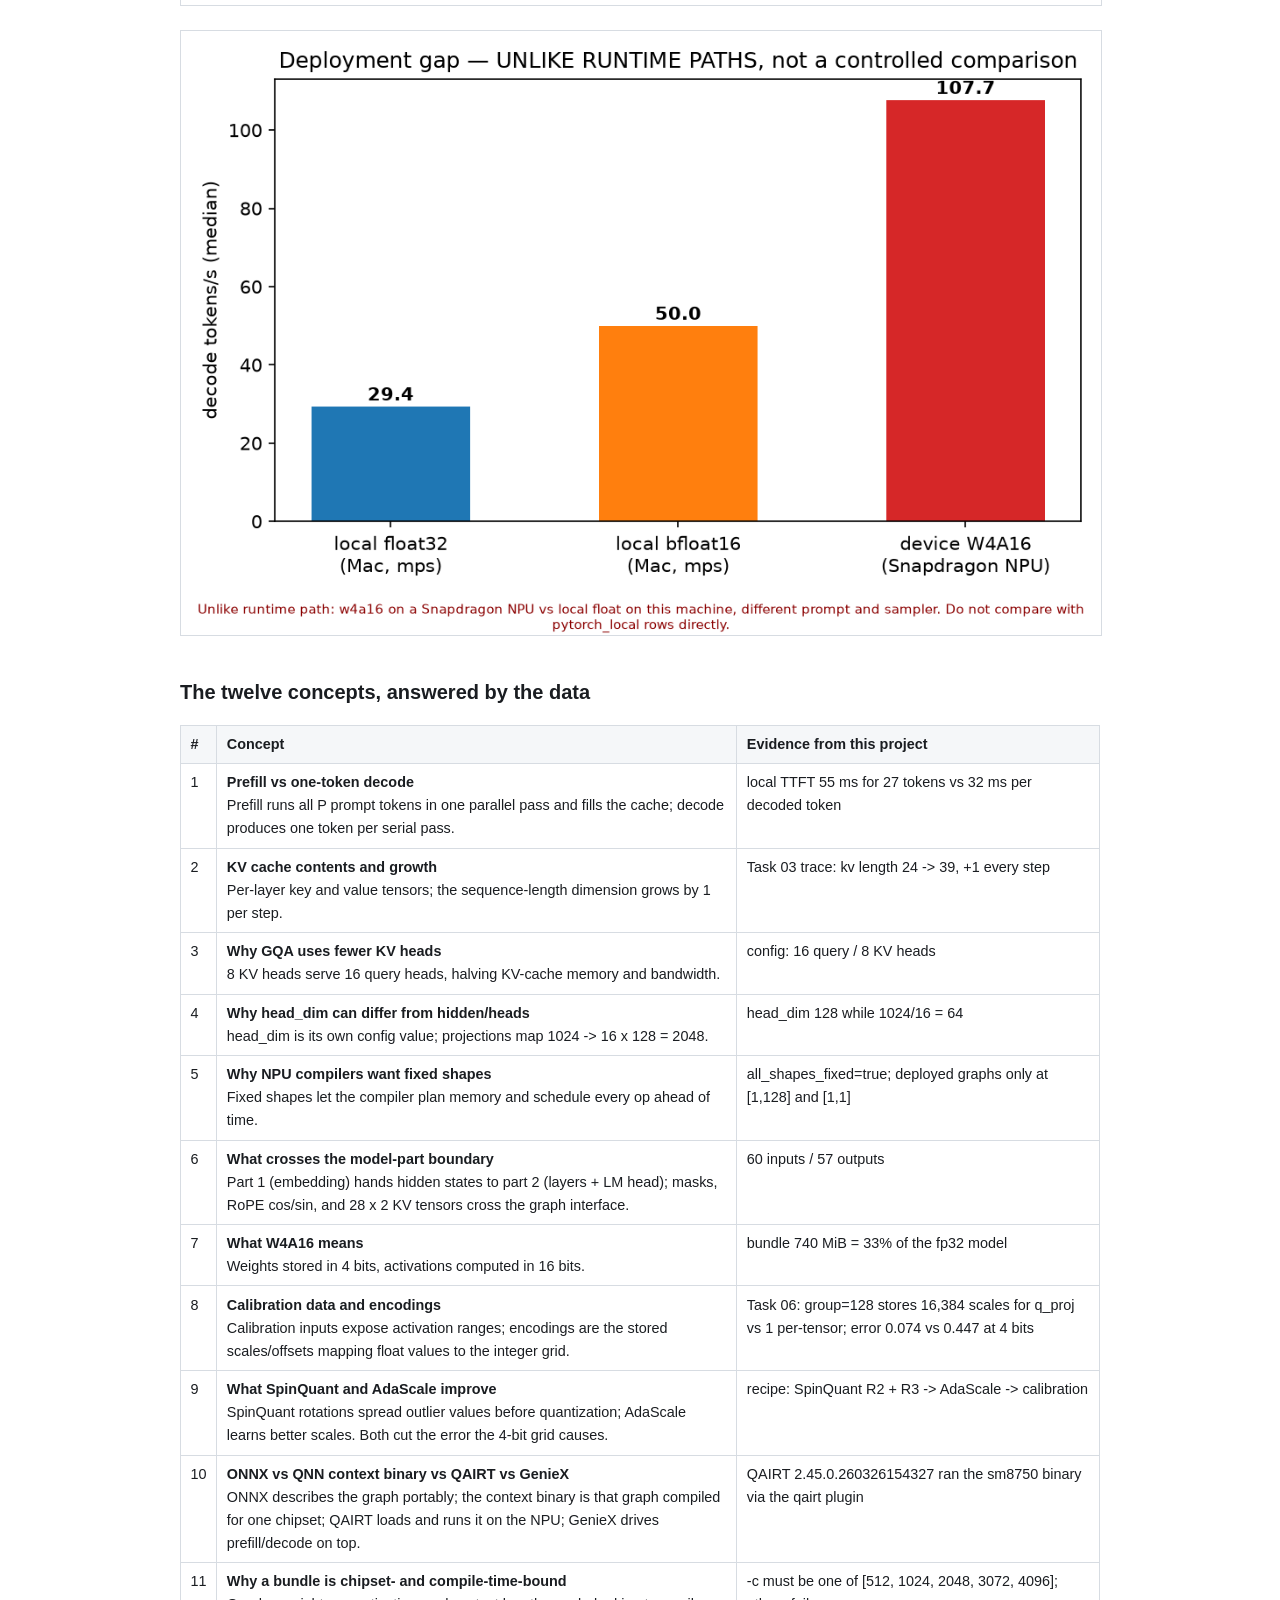
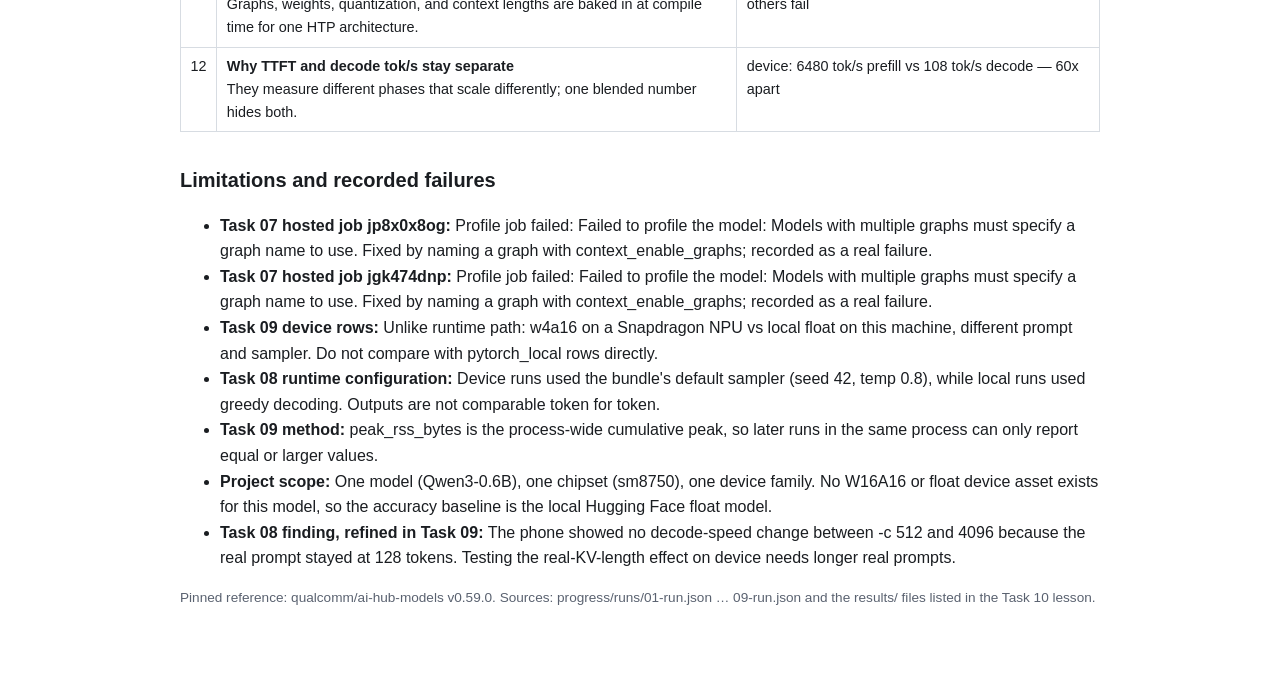
<file: results/final_report.html>
<!DOCTYPE html>
<html lang="en"><head><meta charset="utf-8">
<meta name="viewport" content="width=device-width, initial-scale=1">
<title>Final report — Qualcomm Edge SLM Lab</title>
<style>
body { font-family: -apple-system, "Segoe UI", Roboto, sans-serif; margin: 0;
  color: #1a1d21; background: #fff; line-height: 1.6; }
main { max-width: 920px; margin: 0 auto; padding: 1.5rem 1.25rem 4rem; }
h1 { font-size: 1.6rem; } h2 { font-size: 1.25rem; margin-top: 2rem; }
table { border-collapse: collapse; width: 100%; font-size: 0.9rem; }
th, td { border: 1px solid #d7dce2; padding: 0.45rem 0.6rem; text-align: left;
  vertical-align: top; }
th { background: #f5f7f9; }
.ok { color: #1c7c3c; font-weight: 700; } .bad { color: #b02a2a; font-weight: 700; }
.muted { color: #5a6270; font-size: 0.85em; }
details { border: 1px solid #d7dce2; border-radius: 8px; padding: 0.5rem 0.9rem;
  margin: 0.5rem 0; }
details[open] { background: #f5f7f9; }
summary { cursor: pointer; }
figure { margin: 1rem 0; } img { max-width: 100%; border: 1px solid #d7dce2; }
.warnbox { background: #fdeaea; border-left: 4px solid #b02a2a; padding: 0.6rem 0.9rem; }
</style></head><body><main>
<h1>Qualcomm Edge SLM Lab — Final report</h1>
<p class="muted">Generated 2026-08-22 19:08 UTC by notebooks/10_results_analysis.ipynb
from the run records and result files in this repository. No number in
this report was typed by hand.</p>
<p><strong>11/11 trace checks pass.</strong>
Qwen/Qwen3-0.6B was followed from a Hugging Face float model
(2,384,199,680 bytes) to a W4A16 QNN context binary (775,835,648 bytes)
decoding at 108.2 tokens/s on a Snapdragon 8 Elite NPU.</p>
<h2>Pipeline trace (click a stage to open its evidence)</h2>
<details><summary><strong>1. Hugging Face model</strong> <span class='muted'>Tasks 01–02</span></summary><ul><li><strong>Model:</strong> Qwen/Qwen3-0.6B, 596,049,920 parameters (tied embeddings)</li><li><strong>Architecture:</strong> 28 layers, hidden 1024, 16 query / 8 KV heads, head_dim 128</li><li><strong>Float size:</strong> 2,384,199,680 bytes (fp32, from benchmark rows)</li></ul></details><details><summary><strong>2. Autoregressive decode and KV cache</strong> <span class='muted'>Task 03</span></summary><ul><li><strong>KV growth:</strong> exactly +1 token per decode step (24 -&gt; 39 at 16 generated tokens)</li><li><strong>Cache cost:</strong> 2048 numbers per token per layer = 2 x 8 KV heads x 128</li><li><strong>Match:</strong> manual greedy loop matched model.generate at both lengths</li></ul></details><details><summary><strong>3. Static graph contracts (ONNX)</strong> <span class='muted'>Task 04</span></summary><ul><li><strong>Shapes:</strong> all_shapes_fixed = true; prefill input [1, P], decode input [1, 1]</li><li><strong>Numerics:</strong> ONNX matched PyTorch under 1e-4 (observed ~1e-6)</li><li><strong>Contract:</strong> decode carries 28 x 2 explicit past KV tensors in and out</li></ul></details><details><summary><strong>4. Qualcomm model adapter</strong> <span class='muted'>Task 05</span></summary><ul><li><strong>Split:</strong> part 1: token embedding; part 2: all transformer layers + LM head</li><li><strong>Deployed contract:</strong> 60 inputs / 57 outputs; past_key_0_in [8, 1, 128, 4095]</li><li><strong>Why 4095:</strong> the graph produces the current token's KV itself</li></ul></details><details><summary><strong>5. Quantization (W4A16)</strong> <span class='muted'>Task 06</span></summary><ul><li><strong>Meaning:</strong> 4-bit weights, 16-bit activations</li><li><strong>Error at 4 bits:</strong> q_proj output relative error 0.074 at group=128</li><li><strong>Recipe:</strong> SpinQuant R2 + R3 -&gt; AdaScale -&gt; calibration (Qualcomm published)</li></ul></details><details><summary><strong>6. Published bundle and AI Hub</strong> <span class='muted'>Task 07</span></summary><ul><li><strong>Bundle:</strong> 775,835,648 bytes, 2 QNN context binaries, 10 graphs each</li><li><strong>Prompt vs token graph:</strong> prompt_ar128 47.3 ms for 128 tokens vs token_ar1 24.8 ms for 1 token — why prefill batches</li><li><strong>Failures:</strong> 2 profile jobs failed until a graph name was given (multi-graph binaries require context_enable_graphs)</li></ul></details><details><summary><strong>7. Device execution (QAIRT + GenieX)</strong> <span class='muted'>Task 08</span></summary><ul><li><strong>Stack:</strong> QAIRT 2.45.0.260326154327, backend QnnHtp, chipset qualcomm-snapdragon-8-elite (sm8750, HTP v79)</li><li><strong>Best cell:</strong> qwen3_0_6b-qairt-npu-c4096: TTFT 19.753 ms, decode 108.2 tok/s, prefill 6480 tok/s</li><li><strong>Compiled vs runtime:</strong> context lengths [512, 1024, 2048, 3072, 4096] fixed at compile time; -c, sampler, threads chosen at run time</li></ul></details><details><summary><strong>8. Diagnostic benchmark</strong> <span class='muted'>Task 09</span></summary><ul><li><strong>Result set:</strong> 77 JSONL rows, 2 device rows with warnings</li><li><strong>TTFT scaling:</strong> 55 ms at 27 tokens -&gt; 360 ms at 525 tokens (sublinear)</li><li><strong>Decode vs real KV:</strong> 31.7 -&gt; 22.1 tok/s as the real cache grows</li><li><strong>Reproducibility:</strong> all 24 output hashes identical across two fp32 runs</li></ul></details>
<h2>Trace checks</h2>
<table><thead><tr><th>ID</th><th>Joint</th><th>Result</th><th>Evidence</th></tr></thead>
<tbody><tr><td>T01</td><td>HF config (Task 02)</td><td class='ok'>PASS</td><td>hidden=1024, 16 Q / 8 KV heads, head_dim=128; 1024/16=64 != 128</td></tr><tr><td>T02</td><td>Decode loop (Task 03)</td><td class='ok'>PASS</td><td>n=16: kv 24-&gt;39 (+1/step); n=32: kv 24-&gt;43 (+1/step)</td></tr><tr><td>T03</td><td>Config -&gt; KV cache (02 -&gt; 03)</td><td class='ok'>PASS</td><td>2 x 8 x 128 = 2048 == recorded 2048</td></tr><tr><td>T04</td><td>Static graphs (Task 04)</td><td class='ok'>PASS</td><td>all_shapes_fixed=true at P=8 and P=16; decode input_ids [1, 1]</td></tr><tr><td>T05</td><td>Config -&gt; deployed graph (02 -&gt; 05 -&gt; 08)</td><td class='ok'>PASS</td><td>past_key_0_in [8, 1, 128, 4095]: 8=KV heads, 128=head_dim, 4095=4096-1; kv_dim=128</td></tr><tr><td>T06</td><td>Float model -&gt; bundle (09 -&gt; 07 -&gt; 08)</td><td class='ok'>PASS</td><td>775,835,648 bytes in all three records; 32.5% of fp32 2,384,199,680</td></tr><tr><td>T07</td><td>Compile time -&gt; run time (Task 08)</td><td class='ok'>PASS</td><td>soc=sm8750; benchmarked -c [512, 4096] within compiled [512, 1024, 2048, 3072, 4096]</td></tr><tr><td>T08</td><td>Benchmark honesty (Task 09)</td><td class='ok'>PASS</td><td>2 device rows warned, 0 of 75 local rows warned</td></tr><tr><td>T09</td><td>Reproducibility (Task 09)</td><td class='ok'>PASS</td><td>24/24 output hashes identical</td></tr><tr><td>T10</td><td>Scaling directions (Task 09)</td><td class='ok'>PASS</td><td>mean TTFT ['62', '100', '349'] ms rises; mean decode ['31.4', '29.2', '22.1'] tok/s falls; device 107 &gt; local max 54.9 (unlike runtimes)</td></tr><tr><td>T11</td><td>Quantization error (Task 06)</td><td class='ok'>PASS</td><td>q_proj@group=128: bits [2, 3, 4, 6, 8, 16] -&gt; errors strictly falling (0.482 down to 0.0000)</td></tr></tbody></table>
<h2>Plots</h2>
<div class="warnbox">The deployment-gap chart compares unlike runtime
paths. It shows the deployment gain, not a controlled precision
comparison.</div>
<figure><img src='[data-uri]' alt='ttft plot'></figure><figure><img src='[data-uri]' alt='decode plot'></figure><figure><img src='[data-uri]' alt='quant plot'></figure><figure><img src='[data-uri]' alt='gap plot'></figure>
<h2>The twelve concepts, answered by the data</h2>
<table><thead><tr><th>#</th><th>Concept</th><th>Evidence from this project</th></tr></thead>
<tbody><tr><td>1</td><td><strong>Prefill vs one-token decode</strong><br>Prefill runs all P prompt tokens in one parallel pass and fills the cache; decode produces one token per serial pass.</td><td>local TTFT 55 ms for 27 tokens vs 32 ms per decoded token</td></tr><tr><td>2</td><td><strong>KV cache contents and growth</strong><br>Per-layer key and value tensors; the sequence-length dimension grows by 1 per step.</td><td>Task 03 trace: kv length 24 -&gt; 39, +1 every step</td></tr><tr><td>3</td><td><strong>Why GQA uses fewer KV heads</strong><br>8 KV heads serve 16 query heads, halving KV-cache memory and bandwidth.</td><td>config: 16 query / 8 KV heads</td></tr><tr><td>4</td><td><strong>Why head_dim can differ from hidden/heads</strong><br>head_dim is its own config value; projections map 1024 -&gt; 16 x 128 = 2048.</td><td>head_dim 128 while 1024/16 = 64</td></tr><tr><td>5</td><td><strong>Why NPU compilers want fixed shapes</strong><br>Fixed shapes let the compiler plan memory and schedule every op ahead of time.</td><td>all_shapes_fixed=true; deployed graphs only at [1,128] and [1,1]</td></tr><tr><td>6</td><td><strong>What crosses the model-part boundary</strong><br>Part 1 (embedding) hands hidden states to part 2 (layers + LM head); masks, RoPE cos/sin, and 28 x 2 KV tensors cross the graph interface.</td><td>60 inputs / 57 outputs</td></tr><tr><td>7</td><td><strong>What W4A16 means</strong><br>Weights stored in 4 bits, activations computed in 16 bits.</td><td>bundle 740 MiB = 33% of the fp32 model</td></tr><tr><td>8</td><td><strong>Calibration data and encodings</strong><br>Calibration inputs expose activation ranges; encodings are the stored scales/offsets mapping float values to the integer grid.</td><td>Task 06: group=128 stores 16,384 scales for q_proj vs 1 per-tensor; error 0.074 vs 0.447 at 4 bits</td></tr><tr><td>9</td><td><strong>What SpinQuant and AdaScale improve</strong><br>SpinQuant rotations spread outlier values before quantization; AdaScale learns better scales. Both cut the error the 4-bit grid causes.</td><td>recipe: SpinQuant R2 + R3 -&gt; AdaScale -&gt; calibration</td></tr><tr><td>10</td><td><strong>ONNX vs QNN context binary vs QAIRT vs GenieX</strong><br>ONNX describes the graph portably; the context binary is that graph compiled for one chipset; QAIRT loads and runs it on the NPU; GenieX drives prefill/decode on top.</td><td>QAIRT 2.45.0.260326154327 ran the sm8750 binary via the qairt plugin</td></tr><tr><td>11</td><td><strong>Why a bundle is chipset- and compile-time-bound</strong><br>Graphs, weights, quantization, and context lengths are baked in at compile time for one HTP architecture.</td><td>-c must be one of [512, 1024, 2048, 3072, 4096]; others fail</td></tr><tr><td>12</td><td><strong>Why TTFT and decode tok/s stay separate</strong><br>They measure different phases that scale differently; one blended number hides both.</td><td>device: 6480 tok/s prefill vs 108 tok/s decode — 60x apart</td></tr></tbody></table>
<h2>Limitations and recorded failures</h2>
<ul><li><strong>Task 07 hosted job jp8x0x8og:</strong> Profile job failed: Failed to profile the model: Models with multiple graphs must specify a graph name to use. Fixed by naming a graph with context_enable_graphs; recorded as a real failure.</li><li><strong>Task 07 hosted job jgk474dnp:</strong> Profile job failed: Failed to profile the model: Models with multiple graphs must specify a graph name to use. Fixed by naming a graph with context_enable_graphs; recorded as a real failure.</li><li><strong>Task 09 device rows:</strong> Unlike runtime path: w4a16 on a Snapdragon NPU vs local float on this machine, different prompt and sampler. Do not compare with pytorch_local rows directly.</li><li><strong>Task 08 runtime configuration:</strong> Device runs used the bundle's default sampler (seed 42, temp 0.8), while local runs used greedy decoding. Outputs are not comparable token for token.</li><li><strong>Task 09 method:</strong> peak_rss_bytes is the process-wide cumulative peak, so later runs in the same process can only report equal or larger values.</li><li><strong>Project scope:</strong> One model (Qwen3-0.6B), one chipset (sm8750), one device family. No W16A16 or float device asset exists for this model, so the accuracy baseline is the local Hugging Face float model.</li><li><strong>Task 08 finding, refined in Task 09:</strong> The phone showed no decode-speed change between -c 512 and 4096 because the real prompt stayed at 128 tokens. Testing the real-KV-length effect on device needs longer real prompts.</li></ul>
<footer class="muted"><p>Pinned reference: qualcomm/ai-hub-models
v0.59.0. Sources: progress/runs/01-run.json … 09-run.json and the
results/ files listed in the Task 10 lesson.</p></footer>
</main></body></html>
</file>
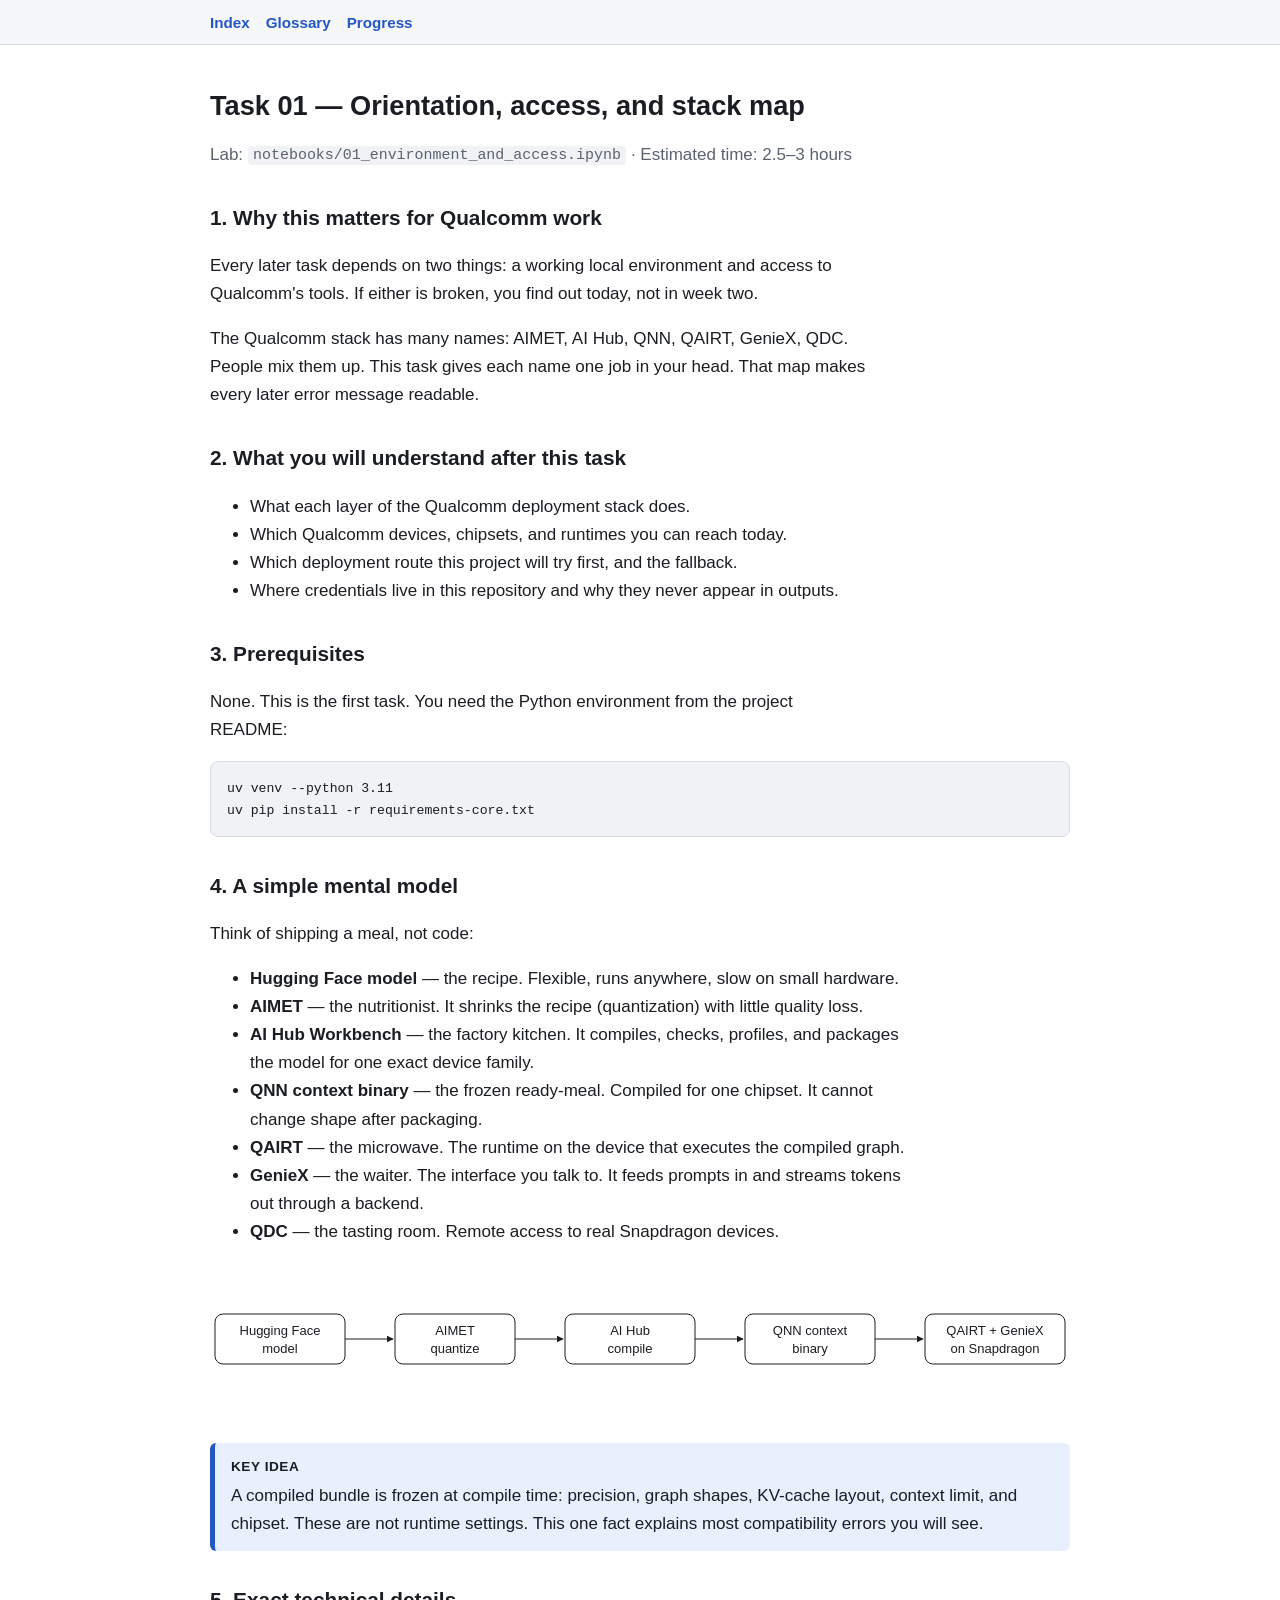
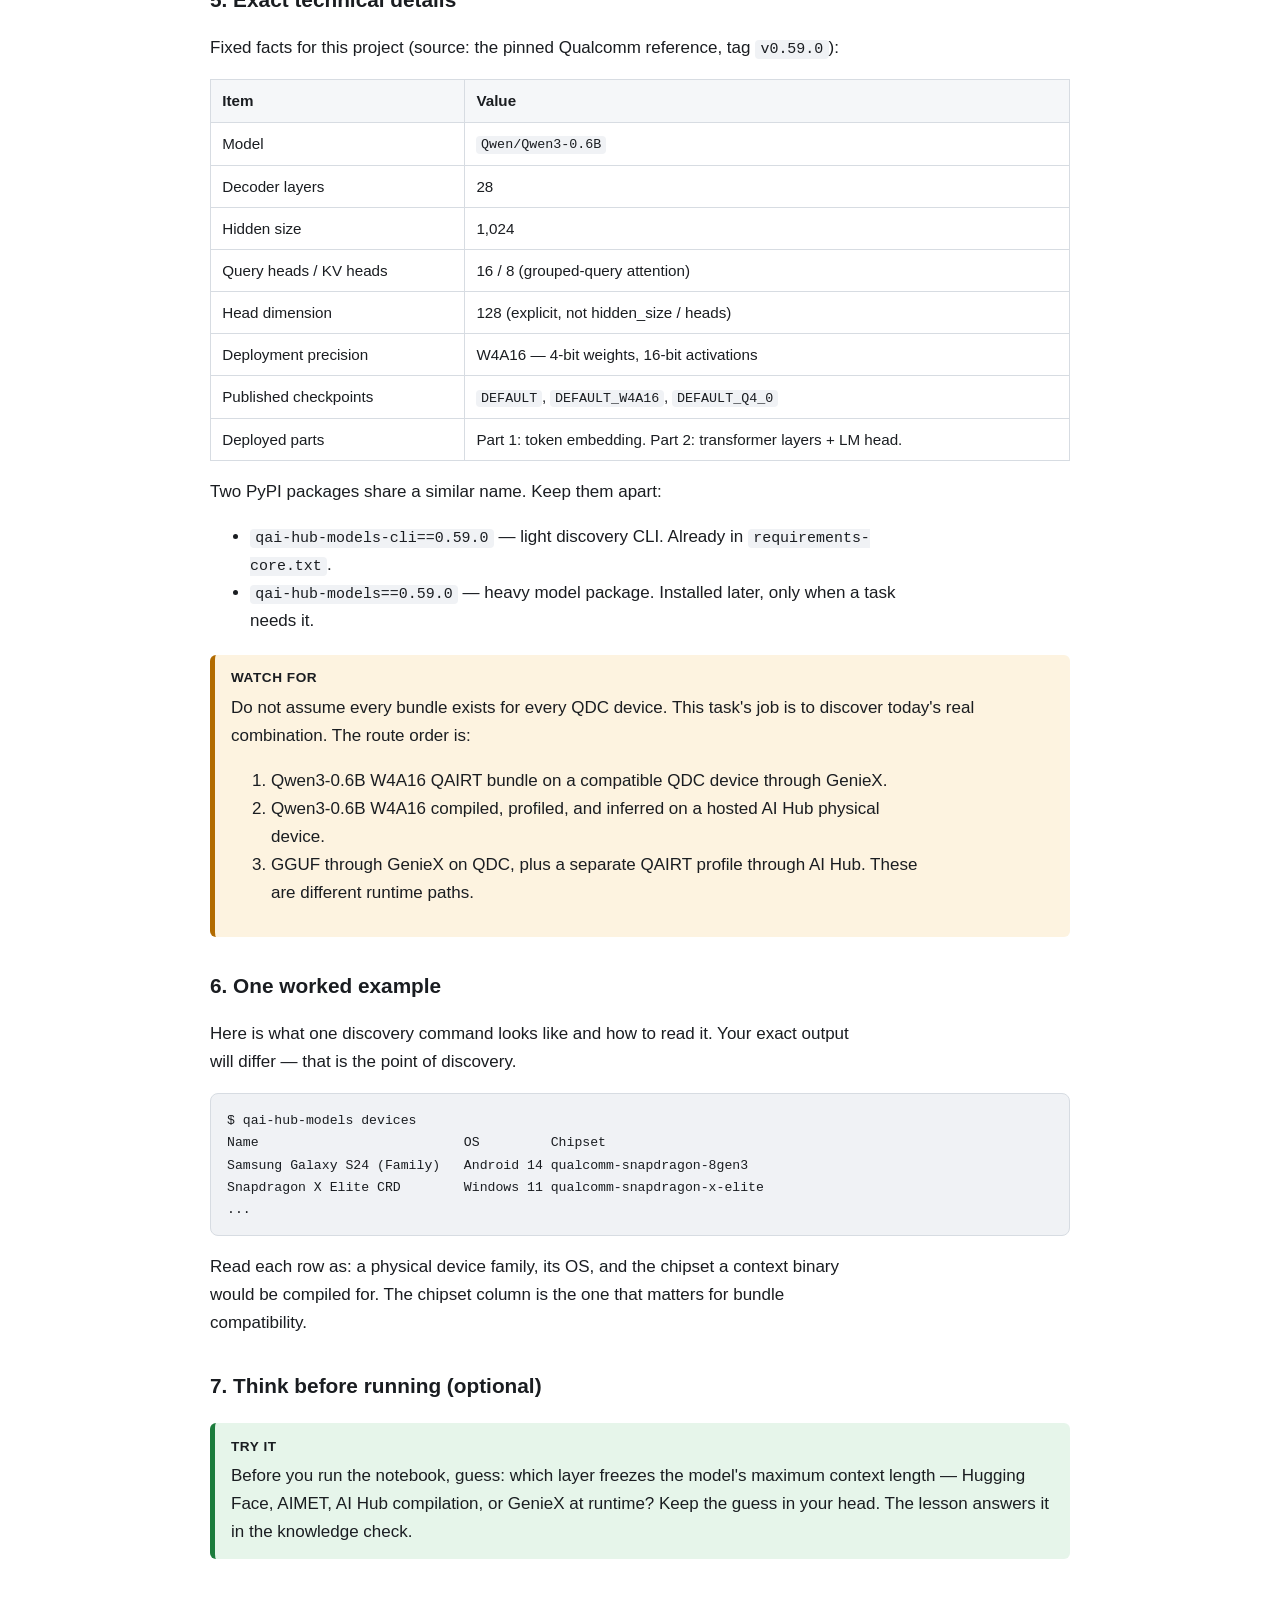
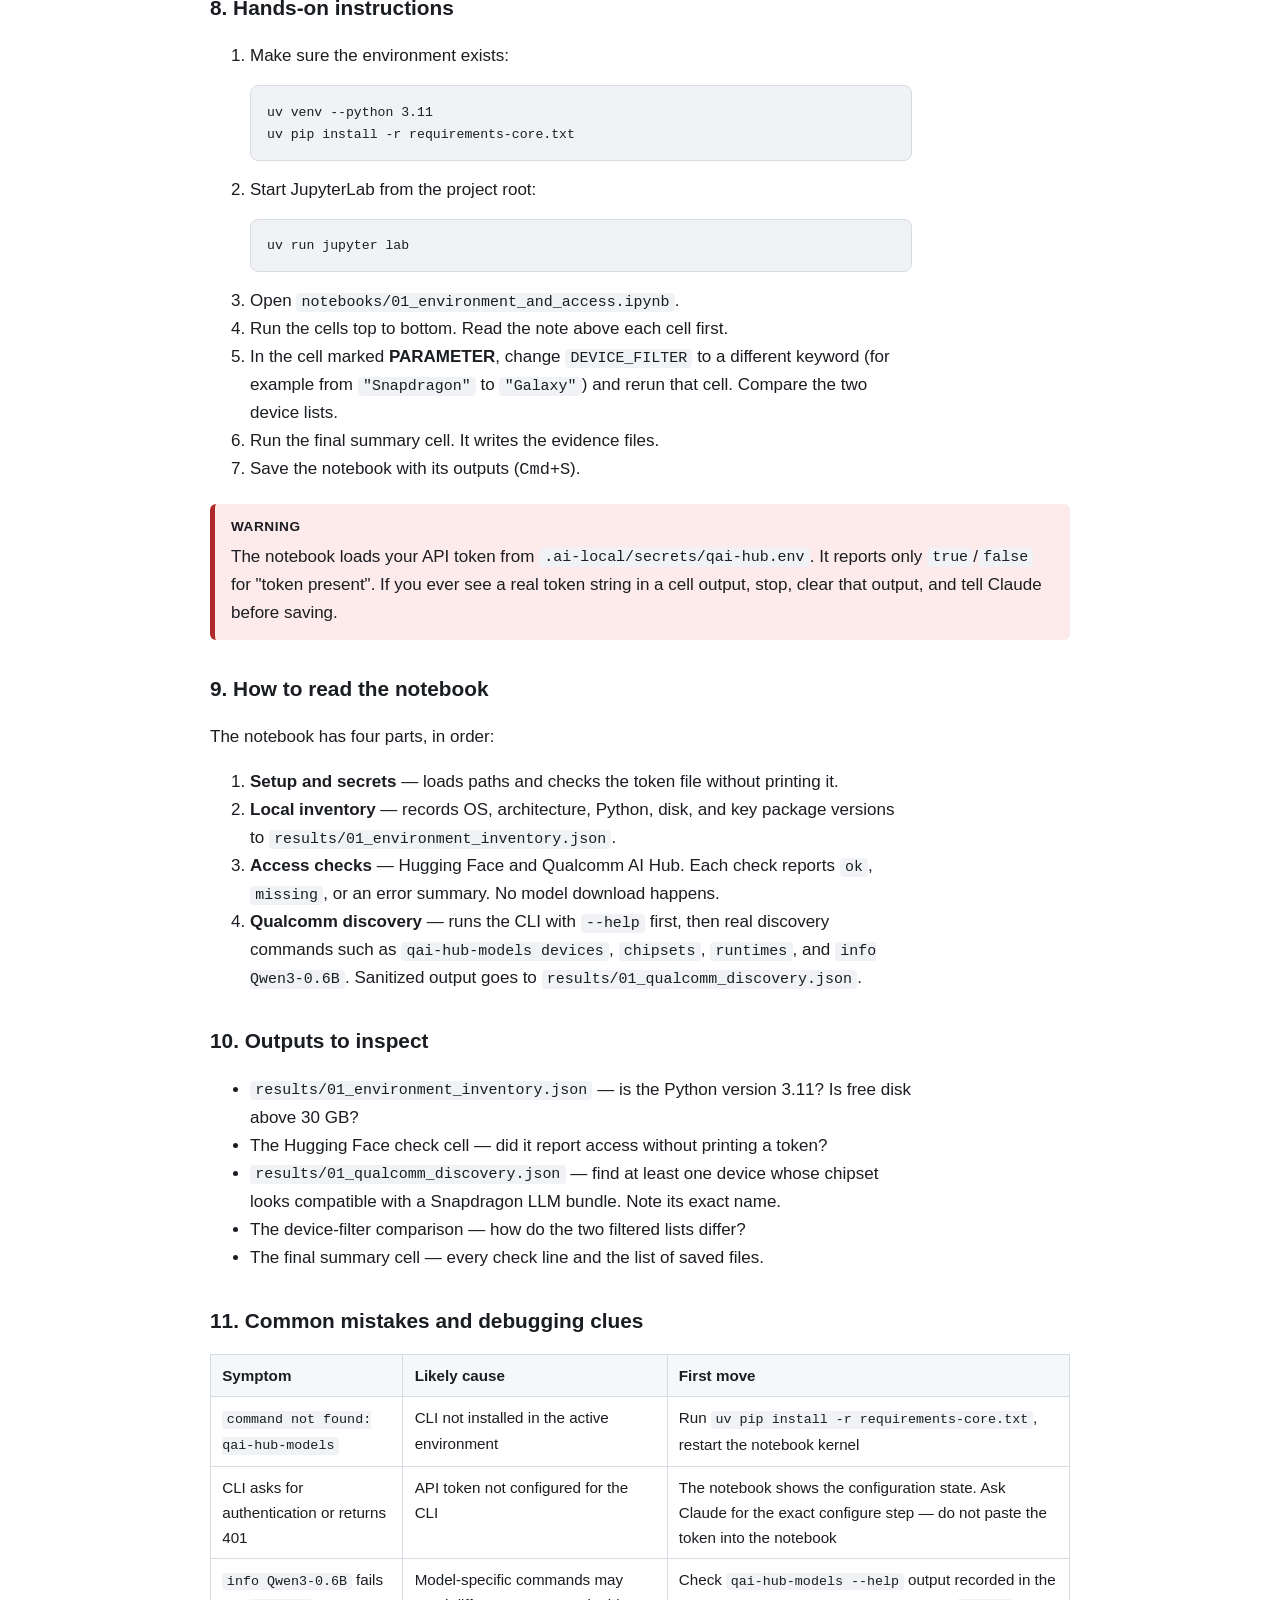
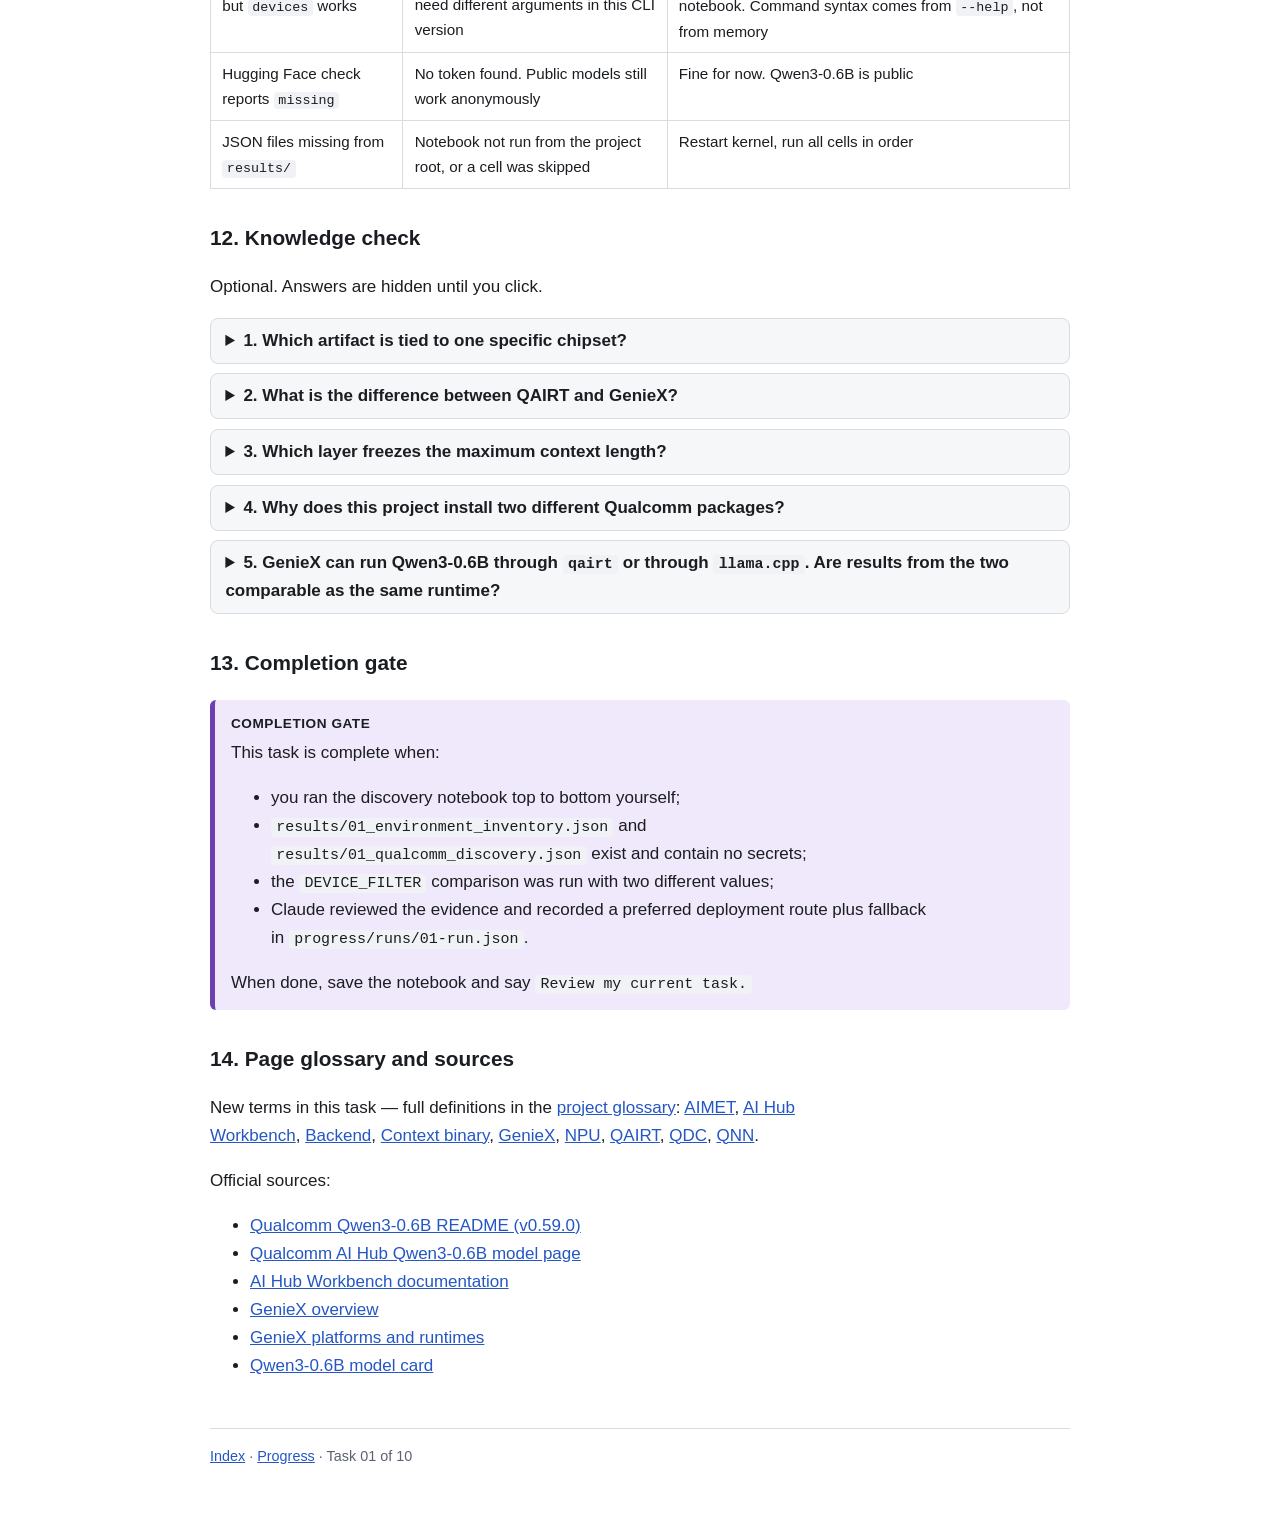
<file: docs/tasks/01-orientation-and-stack.html>
<!DOCTYPE html>
<html lang="en">
<head>
<meta charset="utf-8">
<meta name="viewport" content="width=device-width, initial-scale=1">
<title>Task 01 — Orientation, access, and stack map</title>
<link rel="stylesheet" href="../assets/styles.css">
</head>
<body>
<nav class="topnav"><div class="inner">
  <a href="../index.html">Index</a>
  <a href="../glossary.html">Glossary</a>
  <a href="../progress.html">Progress</a>
</div></nav>
<main>
<h1>Task 01 — Orientation, access, and stack map</h1>
<p class="muted">Lab: <code>notebooks/01_environment_and_access.ipynb</code> ·
Estimated time: 2.5–3 hours</p>

<h2 id="why">1. Why this matters for Qualcomm work</h2>
<p>Every later task depends on two things: a working local environment
and access to Qualcomm's tools. If either is broken, you find out today,
not in week two.</p>
<p>The Qualcomm stack has many names: AIMET, AI Hub, QNN, QAIRT, GenieX,
QDC. People mix them up. This task gives each name one job in your head.
That map makes every later error message readable.</p>

<h2 id="outcome">2. What you will understand after this task</h2>
<ul>
<li>What each layer of the Qualcomm deployment stack does.</li>
<li>Which Qualcomm devices, chipsets, and runtimes you can reach today.</li>
<li>Which deployment route this project will try first, and the fallback.</li>
<li>Where credentials live in this repository and why they never appear
in outputs.</li>
</ul>

<h2 id="prereq">3. Prerequisites</h2>
<p>None. This is the first task. You need the Python environment from the
project README:</p>
<pre><code>uv venv --python 3.11
uv pip install -r requirements-core.txt</code></pre>

<h2 id="mental-model">4. A simple mental model</h2>
<p>Think of shipping a meal, not code:</p>
<ul>
<li><strong>Hugging Face model</strong> — the recipe. Flexible, runs
anywhere, slow on small hardware.</li>
<li><strong>AIMET</strong> — the nutritionist. It shrinks the recipe
(quantization) with little quality loss.</li>
<li><strong>AI Hub Workbench</strong> — the factory kitchen. It compiles,
checks, profiles, and packages the model for one exact device family.</li>
<li><strong>QNN context binary</strong> — the frozen ready-meal. Compiled
for one chipset. It cannot change shape after packaging.</li>
<li><strong>QAIRT</strong> — the microwave. The runtime on the device that
executes the compiled graph.</li>
<li><strong>GenieX</strong> — the waiter. The interface you talk to. It
feeds prompts in and streams tokens out through a backend.</li>
<li><strong>QDC</strong> — the tasting room. Remote access to real
Snapdragon devices.</li>
</ul>

<svg viewBox="0 0 860 120" role="img" aria-label="Stack flow diagram"
     style="width:100%;height:auto;margin:1rem 0">
  <defs>
    <marker id="arr" viewBox="0 0 10 10" refX="9" refY="5"
            markerWidth="7" markerHeight="7" orient="auto-start-reverse">
      <path d="M 0 0 L 10 5 L 0 10 z" fill="currentColor"/>
    </marker>
  </defs>
  <g font-size="13" font-family="sans-serif">
    <rect x="5"   y="35" width="130" height="50" rx="8" fill="none" stroke="currentColor"/>
    <text x="70"  y="56" text-anchor="middle">Hugging Face</text>
    <text x="70"  y="74" text-anchor="middle">model</text>
    <rect x="185" y="35" width="120" height="50" rx="8" fill="none" stroke="currentColor"/>
    <text x="245" y="56" text-anchor="middle">AIMET</text>
    <text x="245" y="74" text-anchor="middle">quantize</text>
    <rect x="355" y="35" width="130" height="50" rx="8" fill="none" stroke="currentColor"/>
    <text x="420" y="56" text-anchor="middle">AI Hub</text>
    <text x="420" y="74" text-anchor="middle">compile</text>
    <rect x="535" y="35" width="130" height="50" rx="8" fill="none" stroke="currentColor"/>
    <text x="600" y="56" text-anchor="middle">QNN context</text>
    <text x="600" y="74" text-anchor="middle">binary</text>
    <rect x="715" y="35" width="140" height="50" rx="8" fill="none" stroke="currentColor"/>
    <text x="785" y="56" text-anchor="middle">QAIRT + GenieX</text>
    <text x="785" y="74" text-anchor="middle">on Snapdragon</text>
    <line x1="135" y1="60" x2="183" y2="60" stroke="currentColor" marker-end="url(#arr)"/>
    <line x1="305" y1="60" x2="353" y2="60" stroke="currentColor" marker-end="url(#arr)"/>
    <line x1="485" y1="60" x2="533" y2="60" stroke="currentColor" marker-end="url(#arr)"/>
    <line x1="665" y1="60" x2="713" y2="60" stroke="currentColor" marker-end="url(#arr)"/>
  </g>
</svg>

<div class="callout key"><span class="label">Key idea</span>
A compiled bundle is frozen at compile time: precision, graph shapes,
KV-cache layout, context limit, and chipset. These are not runtime
settings. This one fact explains most compatibility errors you will see.
</div>

<h2 id="details">5. Exact technical details</h2>
<p>Fixed facts for this project (source: the pinned Qualcomm reference,
tag <code>v0.59.0</code>):</p>
<table>
<thead><tr><th>Item</th><th>Value</th></tr></thead>
<tbody>
<tr><td>Model</td><td><code>Qwen/Qwen3-0.6B</code></td></tr>
<tr><td>Decoder layers</td><td>28</td></tr>
<tr><td>Hidden size</td><td>1,024</td></tr>
<tr><td>Query heads / KV heads</td><td>16 / 8 (grouped-query attention)</td></tr>
<tr><td>Head dimension</td><td>128 (explicit, not hidden_size / heads)</td></tr>
<tr><td>Deployment precision</td><td>W4A16 — 4-bit weights, 16-bit activations</td></tr>
<tr><td>Published checkpoints</td><td><code>DEFAULT</code>, <code>DEFAULT_W4A16</code>, <code>DEFAULT_Q4_0</code></td></tr>
<tr><td>Deployed parts</td><td>Part 1: token embedding. Part 2: transformer layers + LM head.</td></tr>
</tbody>
</table>
<p>Two PyPI packages share a similar name. Keep them apart:</p>
<ul>
<li><code>qai-hub-models-cli==0.59.0</code> — light discovery CLI. Already
in <code>requirements-core.txt</code>.</li>
<li><code>qai-hub-models==0.59.0</code> — heavy model package. Installed
later, only when a task needs it.</li>
</ul>

<div class="callout watch"><span class="label">Watch for</span>
Do not assume every bundle exists for every QDC device. This task's job
is to discover today's real combination. The route order is:
<ol>
<li>Qwen3-0.6B W4A16 QAIRT bundle on a compatible QDC device through GenieX.</li>
<li>Qwen3-0.6B W4A16 compiled, profiled, and inferred on a hosted AI Hub
physical device.</li>
<li>GGUF through GenieX on QDC, plus a separate QAIRT profile through
AI Hub. These are different runtime paths.</li>
</ol>
</div>

<h2 id="example">6. One worked example</h2>
<p>Here is what one discovery command looks like and how to read it.
Your exact output will differ — that is the point of discovery.</p>
<pre><code>$ qai-hub-models devices
Name                          OS         Chipset
Samsung Galaxy S24 (Family)   Android 14 qualcomm-snapdragon-8gen3
Snapdragon X Elite CRD        Windows 11 qualcomm-snapdragon-x-elite
...</code></pre>
<p>Read each row as: a physical device family, its OS, and the chipset a
context binary would be compiled for. The chipset column is the one that
matters for bundle compatibility.</p>

<h2 id="think">7. Think before running (optional)</h2>
<div class="callout try"><span class="label">Try it</span>
Before you run the notebook, guess: which layer freezes the model's
maximum context length — Hugging Face, AIMET, AI Hub compilation, or
GenieX at runtime? Keep the guess in your head. The lesson answers it in
the knowledge check.
</div>

<h2 id="hands-on">8. Hands-on instructions</h2>
<ol>
<li>Make sure the environment exists:
<pre><code>uv venv --python 3.11
uv pip install -r requirements-core.txt</code></pre></li>
<li>Start JupyterLab from the project root:
<pre><code>uv run jupyter lab</code></pre></li>
<li>Open <code>notebooks/01_environment_and_access.ipynb</code>.</li>
<li>Run the cells top to bottom. Read the note above each cell first.</li>
<li>In the cell marked <strong>PARAMETER</strong>, change
<code>DEVICE_FILTER</code> to a different keyword (for example from
<code>"Snapdragon"</code> to <code>"Galaxy"</code>) and rerun that cell.
Compare the two device lists.</li>
<li>Run the final summary cell. It writes the evidence files.</li>
<li>Save the notebook with its outputs (<kbd>Cmd</kbd>+<kbd>S</kbd>).</li>
</ol>

<div class="callout warn"><span class="label">Warning</span>
The notebook loads your API token from
<code>.ai-local/secrets/qai-hub.env</code>. It reports only
<code>true</code>/<code>false</code> for "token present". If you ever see
a real token string in a cell output, stop, clear that output, and tell
Claude before saving.
</div>

<h2 id="reading">9. How to read the notebook</h2>
<p>The notebook has four parts, in order:</p>
<ol>
<li><strong>Setup and secrets</strong> — loads paths and checks the token
file without printing it.</li>
<li><strong>Local inventory</strong> — records OS, architecture, Python,
disk, and key package versions to
<code>results/01_environment_inventory.json</code>.</li>
<li><strong>Access checks</strong> — Hugging Face and Qualcomm AI Hub.
Each check reports <code>ok</code>, <code>missing</code>, or an error
summary. No model download happens.</li>
<li><strong>Qualcomm discovery</strong> — runs the CLI with
<code>--help</code> first, then real discovery commands such as
<code>qai-hub-models devices</code>, <code>chipsets</code>,
<code>runtimes</code>, and <code>info Qwen3-0.6B</code>. Sanitized output
goes to <code>results/01_qualcomm_discovery.json</code>.</li>
</ol>

<h2 id="inspect">10. Outputs to inspect</h2>
<ul>
<li><code>results/01_environment_inventory.json</code> — is the Python
version 3.11? Is free disk above 30 GB?</li>
<li>The Hugging Face check cell — did it report access without printing
a token?</li>
<li><code>results/01_qualcomm_discovery.json</code> — find at least one
device whose chipset looks compatible with a Snapdragon LLM bundle.
Note its exact name.</li>
<li>The device-filter comparison — how do the two filtered lists differ?</li>
<li>The final summary cell — every check line and the list of saved
files.</li>
</ul>

<h2 id="mistakes">11. Common mistakes and debugging clues</h2>
<table>
<thead><tr><th>Symptom</th><th>Likely cause</th><th>First move</th></tr></thead>
<tbody>
<tr><td><code>command not found: qai-hub-models</code></td>
<td>CLI not installed in the active environment</td>
<td>Run <code>uv pip install -r requirements-core.txt</code>, restart the
notebook kernel</td></tr>
<tr><td>CLI asks for authentication or returns 401</td>
<td>API token not configured for the CLI</td>
<td>The notebook shows the configuration state. Ask Claude for the exact
configure step — do not paste the token into the notebook</td></tr>
<tr><td><code>info Qwen3-0.6B</code> fails but <code>devices</code> works</td>
<td>Model-specific commands may need different arguments in this CLI
version</td>
<td>Check <code>qai-hub-models --help</code> output recorded in the
notebook. Command syntax comes from <code>--help</code>, not from memory</td></tr>
<tr><td>Hugging Face check reports <code>missing</code></td>
<td>No token found. Public models still work anonymously</td>
<td>Fine for now. Qwen3-0.6B is public</td></tr>
<tr><td>JSON files missing from <code>results/</code></td>
<td>Notebook not run from the project root, or a cell was skipped</td>
<td>Restart kernel, run all cells in order</td></tr>
</tbody>
</table>

<h2 id="check">12. Knowledge check</h2>
<p>Optional. Answers are hidden until you click.</p>

<details><summary>1. Which artifact is tied to one specific chipset?</summary>
<p>The QNN context binary. It is compiled ahead of time for one target
platform. The Hugging Face model and GGUF files are portable.</p></details>

<details><summary>2. What is the difference between QAIRT and GenieX?</summary>
<p>QAIRT is the runtime suite that executes compiled graphs on the device.
GenieX is the interface layer above it that manages generative-AI
execution through a backend such as <code>qairt</code> or
<code>llama.cpp</code>.</p></details>

<details><summary>3. Which layer freezes the maximum context length?</summary>
<p>AI Hub compilation. Context limit, graph shapes, KV-cache layout, and
precision are fixed when the context binary is built. GenieX cannot
change them at runtime.</p></details>

<details><summary>4. Why does this project install two different Qualcomm
packages?</summary>
<p><code>qai-hub-models-cli</code> is a light CLI for discovery.
<code>qai-hub-models</code> is the heavy model package with export
dependencies. Keeping them separate keeps the core environment small and
stable.</p></details>

<details><summary>5. GenieX can run Qwen3-0.6B through <code>qairt</code>
or through <code>llama.cpp</code>. Are results from the two comparable as
the same runtime?</summary>
<p>No. The <code>qairt</code> path runs a chipset-specific QNN context
binary on the NPU. The <code>llama.cpp</code> path runs a GGUF model, a
different format on a different execution path. Always label them as
different runtime paths.</p></details>

<h2 id="gate">13. Completion gate</h2>
<div class="callout gate"><span class="label">Completion gate</span>
This task is complete when:
<ul>
<li>you ran the discovery notebook top to bottom yourself;</li>
<li><code>results/01_environment_inventory.json</code> and
<code>results/01_qualcomm_discovery.json</code> exist and contain no
secrets;</li>
<li>the <code>DEVICE_FILTER</code> comparison was run with two different
values;</li>
<li>Claude reviewed the evidence and recorded a preferred deployment
route plus fallback in <code>progress/runs/01-run.json</code>.</li>
</ul>
When done, save the notebook and say
<code>Review my current task.</code>
</div>

<h2 id="glossary">14. Page glossary and sources</h2>
<p>New terms in this task — full definitions in the
<a href="../glossary.html">project glossary</a>:
<a href="../glossary.html#aimet">AIMET</a>,
<a href="../glossary.html#ai-hub-workbench">AI Hub Workbench</a>,
<a href="../glossary.html#backend">Backend</a>,
<a href="../glossary.html#context-binary">Context binary</a>,
<a href="../glossary.html#geniex">GenieX</a>,
<a href="../glossary.html#npu">NPU</a>,
<a href="../glossary.html#qairt">QAIRT</a>,
<a href="../glossary.html#qdc">QDC</a>,
<a href="../glossary.html#qnn">QNN</a>.</p>

<p>Official sources:</p>
<ul>
<li><a href="https://github.com/qualcomm/ai-hub-models/blob/v0.59.0/src/qai_hub_models/models/qwen3_0_6b/README.md">Qualcomm Qwen3-0.6B README (v0.59.0)</a></li>
<li><a href="https://aihub.qualcomm.com/models/qwen3_0_6b">Qualcomm AI Hub Qwen3-0.6B model page</a></li>
<li><a href="https://app.aihub.qualcomm.com/docs/index.html">AI Hub Workbench documentation</a></li>
<li><a href="https://geniex.aihub.qualcomm.com/en/get-started/what-is-geniex">GenieX overview</a></li>
<li><a href="https://geniex.aihub.qualcomm.com/en/get-started/platforms">GenieX platforms and runtimes</a></li>
<li><a href="https://huggingface.co/Qwen/Qwen3-0.6B">Qwen3-0.6B model card</a></li>
</ul>

<footer><a href="../index.html">Index</a> ·
<a href="../progress.html">Progress</a> · Task 01 of 10</footer>
</main>
</body>
</html>
</file>
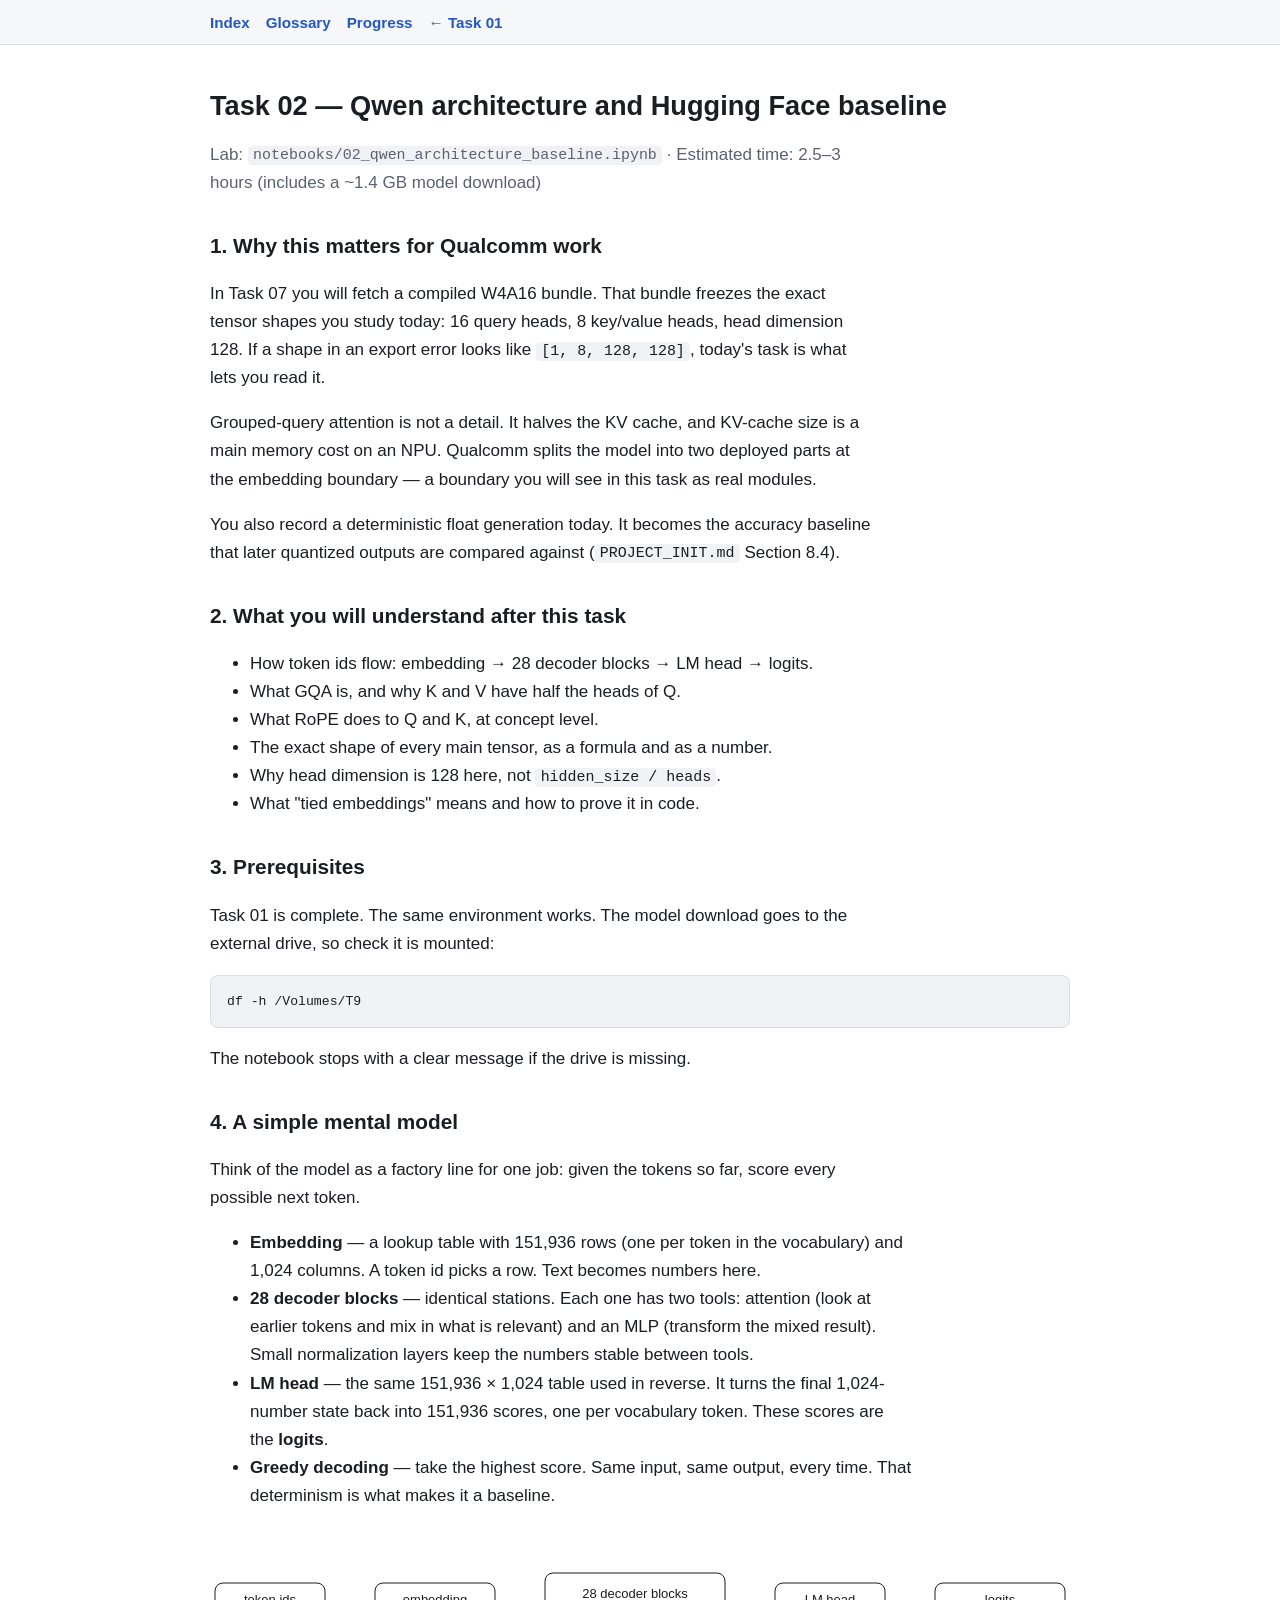
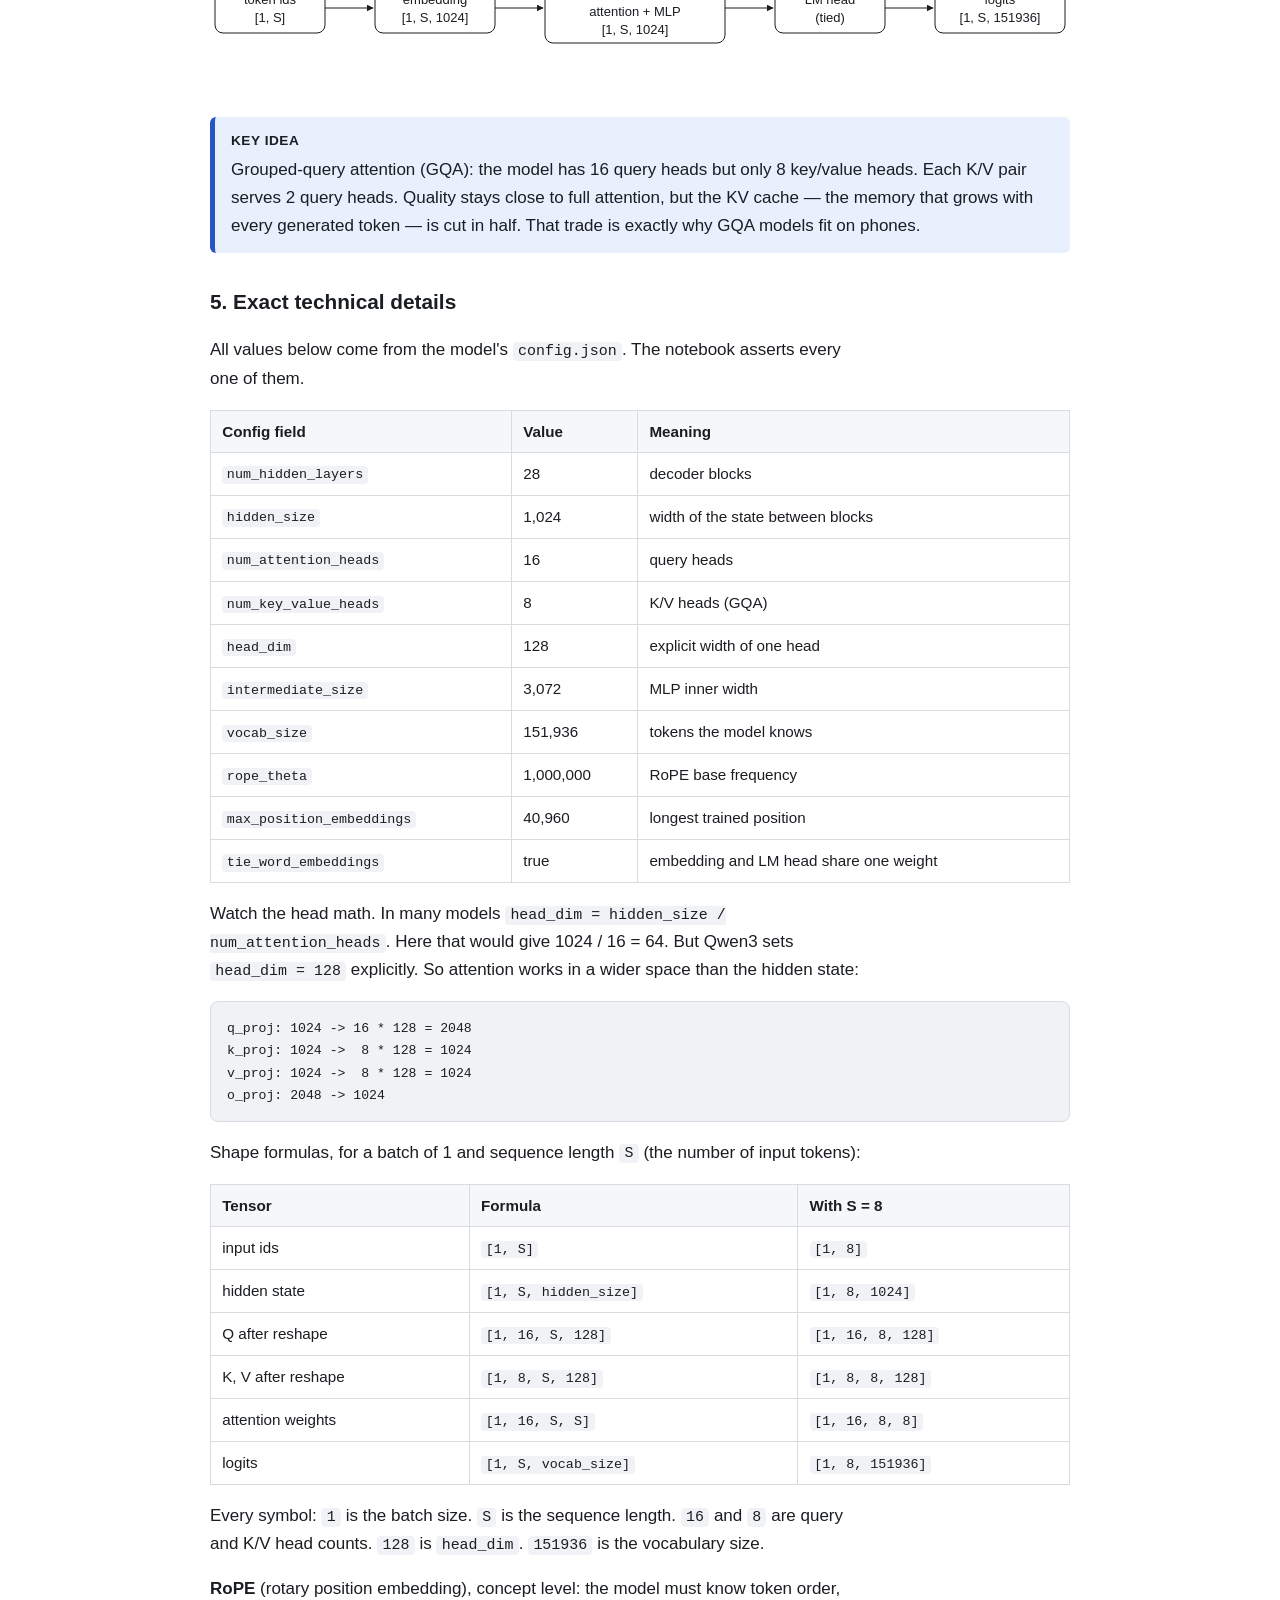
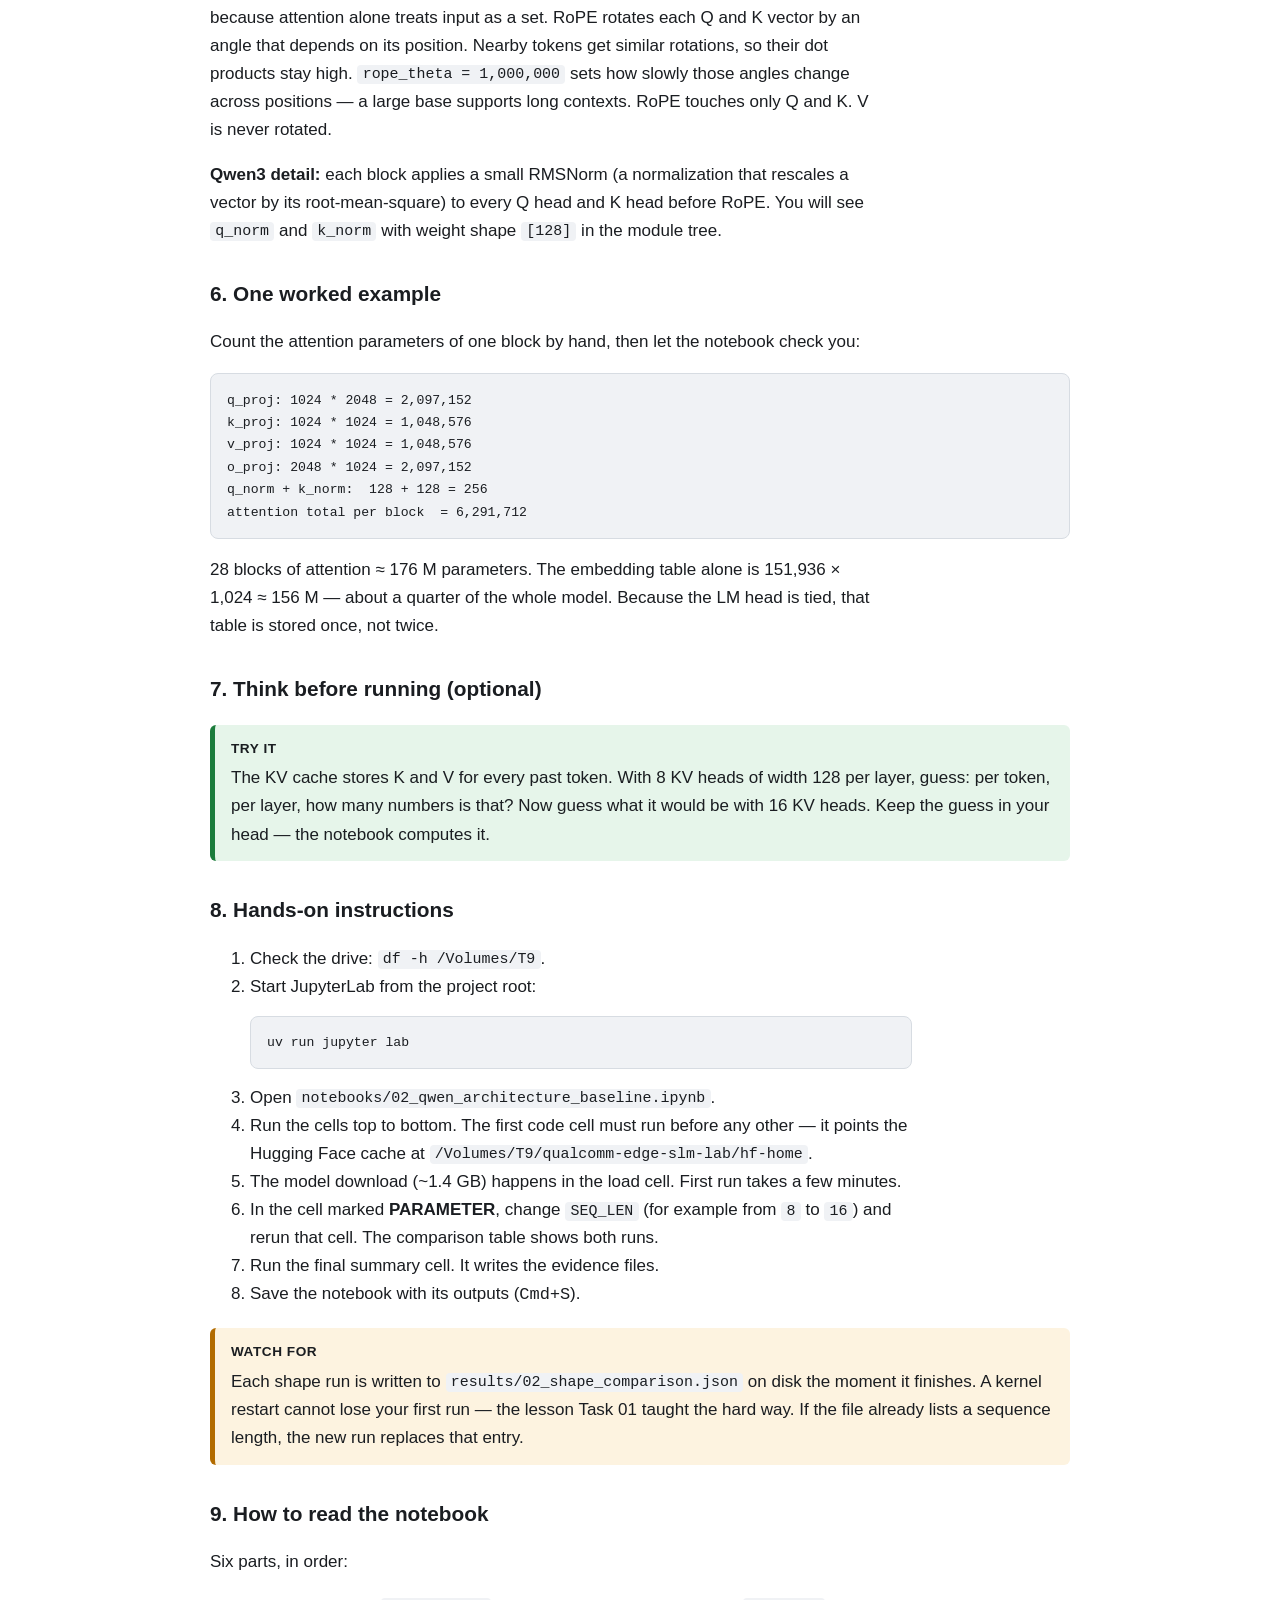
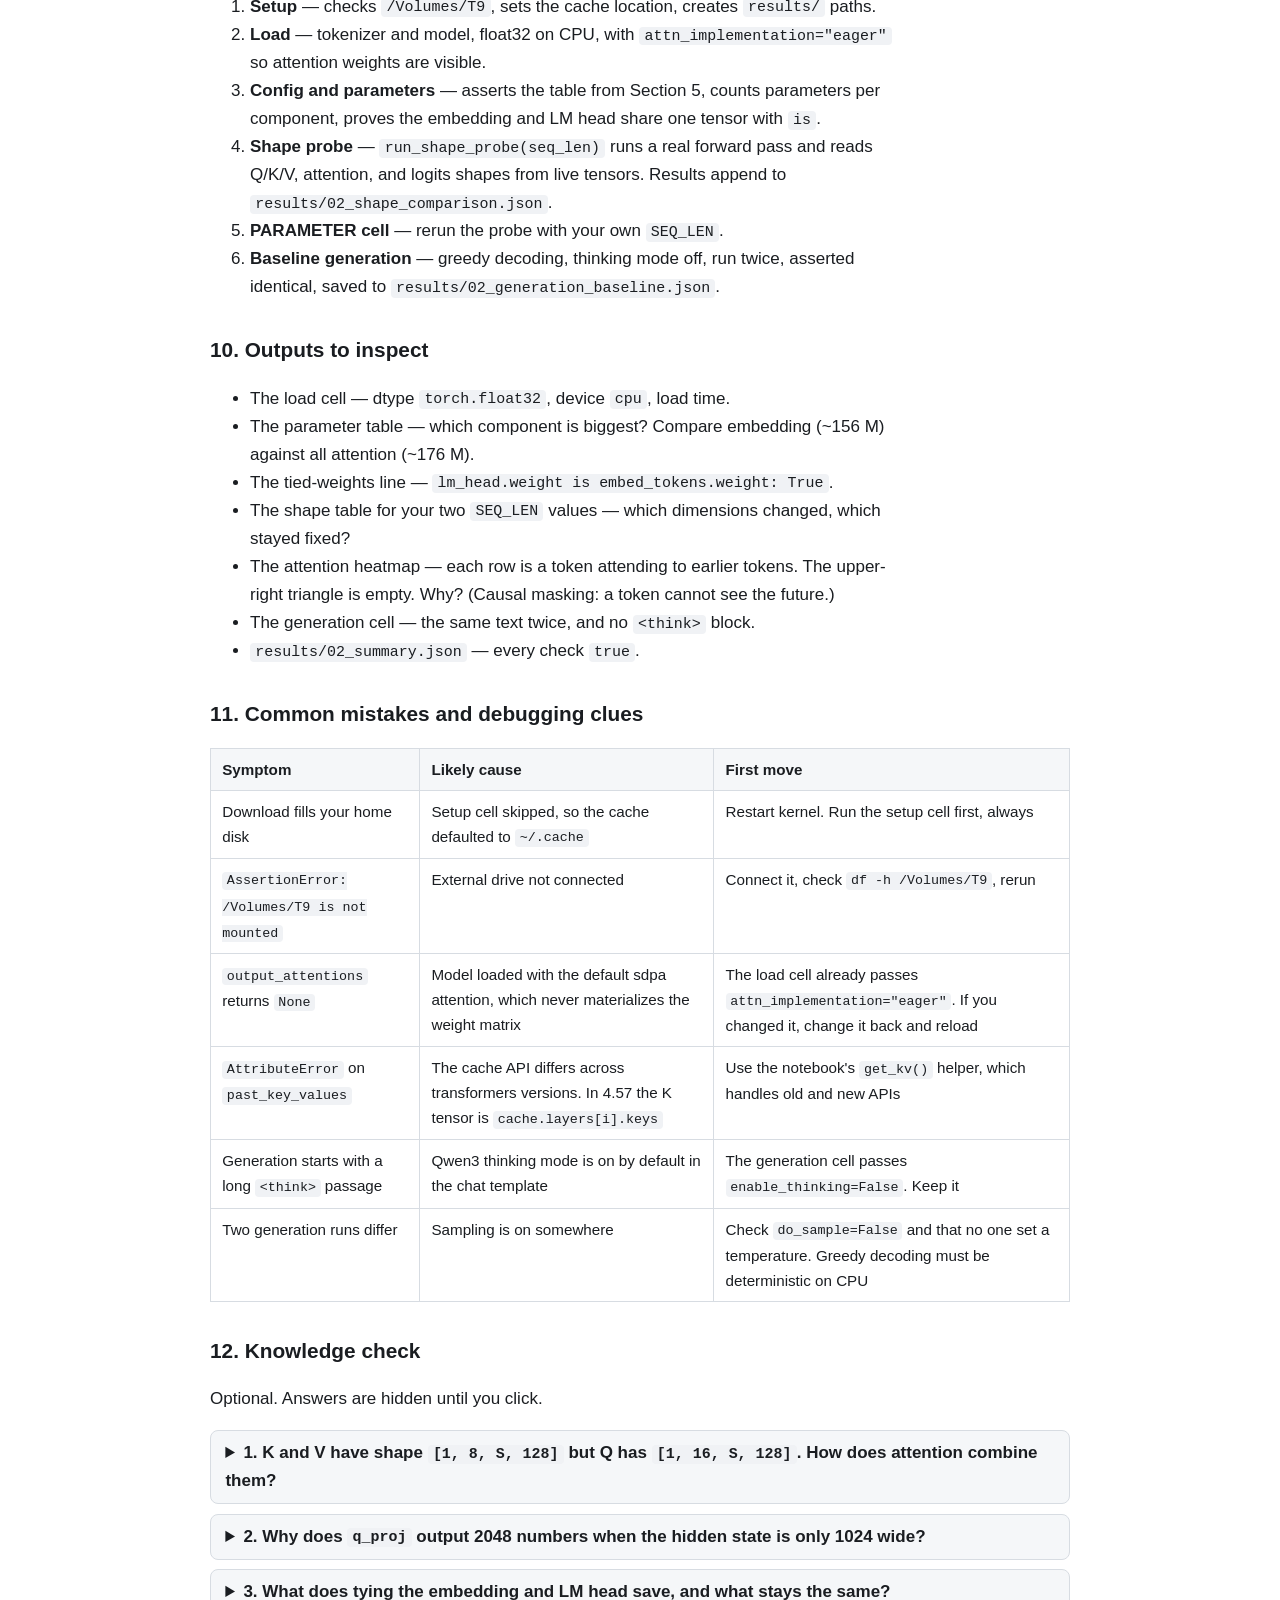
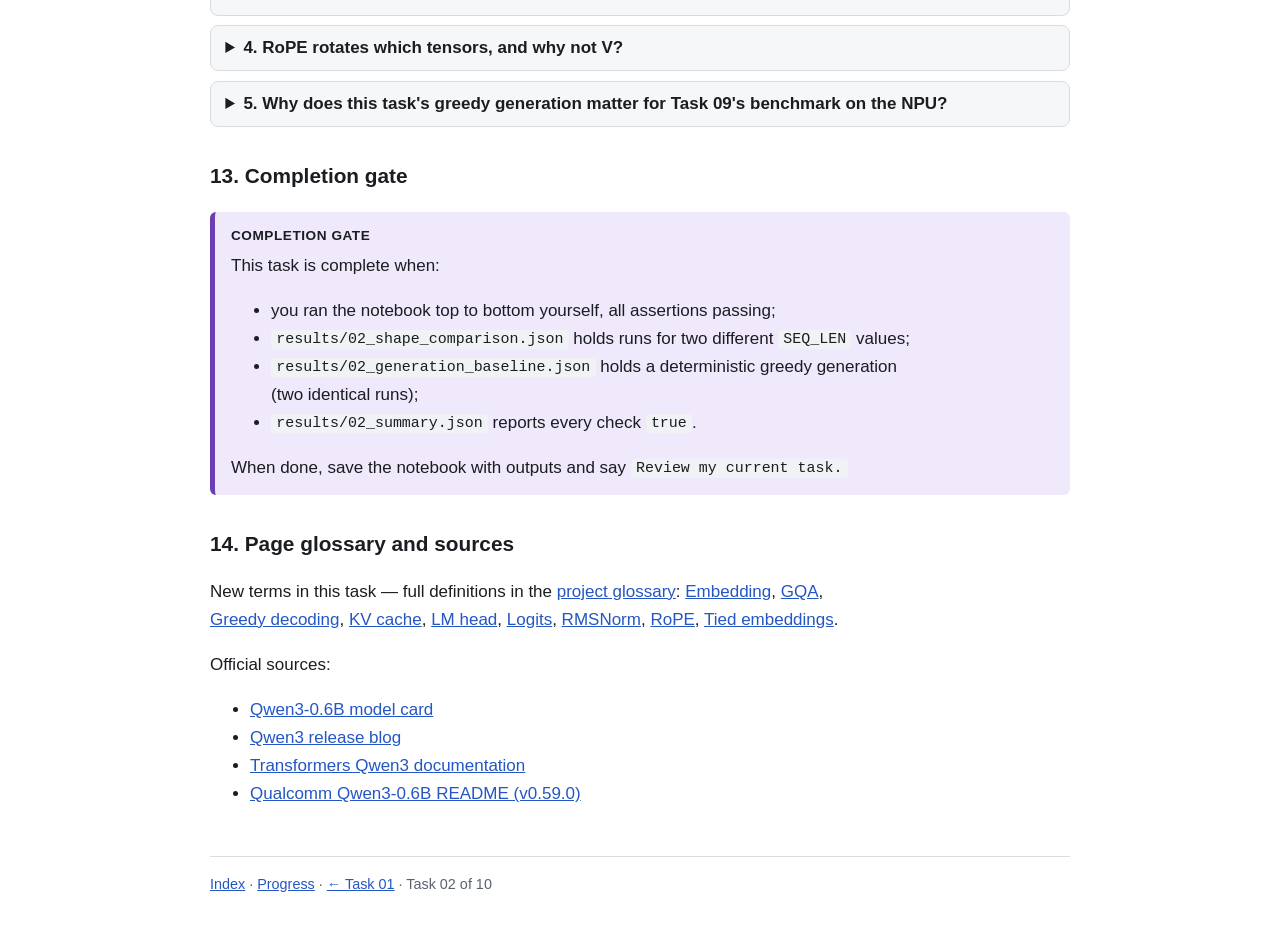
<file: docs/tasks/02-qwen-architecture-and-baseline.html>
<!DOCTYPE html>
<html lang="en">
<head>
<meta charset="utf-8">
<meta name="viewport" content="width=device-width, initial-scale=1">
<title>Task 02 — Qwen architecture and Hugging Face baseline</title>
<link rel="stylesheet" href="../assets/styles.css">
</head>
<body>
<nav class="topnav"><div class="inner">
  <a href="../index.html">Index</a>
  <a href="../glossary.html">Glossary</a>
  <a href="../progress.html">Progress</a>
  <a href="01-orientation-and-stack.html">← Task 01</a>
</div></nav>
<main>
<h1>Task 02 — Qwen architecture and Hugging Face baseline</h1>
<p class="muted">Lab: <code>notebooks/02_qwen_architecture_baseline.ipynb</code> ·
Estimated time: 2.5–3 hours (includes a ~1.4 GB model download)</p>

<h2 id="why">1. Why this matters for Qualcomm work</h2>
<p>In Task 07 you will fetch a compiled W4A16 bundle. That bundle freezes
the exact tensor shapes you study today: 16 query heads, 8 key/value
heads, head dimension 128. If a shape in an export error looks like
<code>[1, 8, 128, 128]</code>, today's task is what lets you read it.</p>
<p>Grouped-query attention is not a detail. It halves the KV cache, and
KV-cache size is a main memory cost on an NPU. Qualcomm splits the model
into two deployed parts at the embedding boundary — a boundary you will
see in this task as real modules.</p>
<p>You also record a deterministic float generation today. It becomes the
accuracy baseline that later quantized outputs are compared against
(<code>PROJECT_INIT.md</code> Section 8.4).</p>

<h2 id="outcome">2. What you will understand after this task</h2>
<ul>
<li>How token ids flow: embedding → 28 decoder blocks → LM head → logits.</li>
<li>What GQA is, and why K and V have half the heads of Q.</li>
<li>What RoPE does to Q and K, at concept level.</li>
<li>The exact shape of every main tensor, as a formula and as a number.</li>
<li>Why head dimension is 128 here, not <code>hidden_size / heads</code>.</li>
<li>What "tied embeddings" means and how to prove it in code.</li>
</ul>

<h2 id="prereq">3. Prerequisites</h2>
<p>Task 01 is complete. The same environment works. The model download
goes to the external drive, so check it is mounted:</p>
<pre><code>df -h /Volumes/T9</code></pre>
<p>The notebook stops with a clear message if the drive is missing.</p>

<h2 id="mental-model">4. A simple mental model</h2>
<p>Think of the model as a factory line for one job: given the tokens so
far, score every possible next token.</p>
<ul>
<li><strong>Embedding</strong> — a lookup table with 151,936 rows (one per
token in the vocabulary) and 1,024 columns. A token id picks a row. Text
becomes numbers here.</li>
<li><strong>28 decoder blocks</strong> — identical stations. Each one has
two tools: attention (look at earlier tokens and mix in what is relevant)
and an MLP (transform the mixed result). Small normalization layers keep
the numbers stable between tools.</li>
<li><strong>LM head</strong> — the same 151,936 × 1,024 table used in
reverse. It turns the final 1,024-number state back into 151,936 scores,
one per vocabulary token. These scores are the <strong>logits</strong>.</li>
<li><strong>Greedy decoding</strong> — take the highest score. Same input,
same output, every time. That determinism is what makes it a baseline.</li>
</ul>

<svg viewBox="0 0 860 130" role="img" aria-label="Data flow: token ids to logits"
     style="width:100%;height:auto;margin:1rem 0">
  <defs>
    <marker id="arr2" viewBox="0 0 10 10" refX="9" refY="5"
            markerWidth="7" markerHeight="7" orient="auto-start-reverse">
      <path d="M 0 0 L 10 5 L 0 10 z" fill="currentColor"/>
    </marker>
  </defs>
  <g font-size="13" font-family="sans-serif">
    <rect x="5" y="40" width="110" height="50" rx="8" fill="none" stroke="currentColor"/>
    <text x="60" y="61" text-anchor="middle">token ids</text>
    <text x="60" y="79" text-anchor="middle">[1, S]</text>
    <rect x="165" y="40" width="120" height="50" rx="8" fill="none" stroke="currentColor"/>
    <text x="225" y="61" text-anchor="middle">embedding</text>
    <text x="225" y="79" text-anchor="middle">[1, S, 1024]</text>
    <rect x="335" y="30" width="180" height="70" rx="8" fill="none" stroke="currentColor"/>
    <text x="425" y="55" text-anchor="middle">28 decoder blocks</text>
    <text x="425" y="73" text-anchor="middle">attention + MLP</text>
    <text x="425" y="91" text-anchor="middle">[1, S, 1024]</text>
    <rect x="565" y="40" width="110" height="50" rx="8" fill="none" stroke="currentColor"/>
    <text x="620" y="61" text-anchor="middle">LM head</text>
    <text x="620" y="79" text-anchor="middle">(tied)</text>
    <rect x="725" y="40" width="130" height="50" rx="8" fill="none" stroke="currentColor"/>
    <text x="790" y="61" text-anchor="middle">logits</text>
    <text x="790" y="79" text-anchor="middle">[1, S, 151936]</text>
    <line x1="115" y1="65" x2="163" y2="65" stroke="currentColor" marker-end="url(#arr2)"/>
    <line x1="285" y1="65" x2="333" y2="65" stroke="currentColor" marker-end="url(#arr2)"/>
    <line x1="515" y1="65" x2="563" y2="65" stroke="currentColor" marker-end="url(#arr2)"/>
    <line x1="675" y1="65" x2="723" y2="65" stroke="currentColor" marker-end="url(#arr2)"/>
  </g>
</svg>

<div class="callout key"><span class="label">Key idea</span>
Grouped-query attention (GQA): the model has 16 query heads but only
8 key/value heads. Each K/V pair serves 2 query heads. Quality stays
close to full attention, but the KV cache — the memory that grows with
every generated token — is cut in half. That trade is exactly why GQA
models fit on phones.
</div>

<h2 id="details">5. Exact technical details</h2>
<p>All values below come from the model's <code>config.json</code>. The
notebook asserts every one of them.</p>
<table>
<thead><tr><th>Config field</th><th>Value</th><th>Meaning</th></tr></thead>
<tbody>
<tr><td><code>num_hidden_layers</code></td><td>28</td><td>decoder blocks</td></tr>
<tr><td><code>hidden_size</code></td><td>1,024</td><td>width of the state between blocks</td></tr>
<tr><td><code>num_attention_heads</code></td><td>16</td><td>query heads</td></tr>
<tr><td><code>num_key_value_heads</code></td><td>8</td><td>K/V heads (GQA)</td></tr>
<tr><td><code>head_dim</code></td><td>128</td><td>explicit width of one head</td></tr>
<tr><td><code>intermediate_size</code></td><td>3,072</td><td>MLP inner width</td></tr>
<tr><td><code>vocab_size</code></td><td>151,936</td><td>tokens the model knows</td></tr>
<tr><td><code>rope_theta</code></td><td>1,000,000</td><td>RoPE base frequency</td></tr>
<tr><td><code>max_position_embeddings</code></td><td>40,960</td><td>longest trained position</td></tr>
<tr><td><code>tie_word_embeddings</code></td><td>true</td><td>embedding and LM head share one weight</td></tr>
</tbody>
</table>

<p>Watch the head math. In many models
<code>head_dim = hidden_size / num_attention_heads</code>. Here that would
give 1024 / 16 = 64. But Qwen3 sets <code>head_dim = 128</code>
explicitly. So attention works in a wider space than the hidden state:</p>
<pre><code>q_proj: 1024 -> 16 * 128 = 2048
k_proj: 1024 ->  8 * 128 = 1024
v_proj: 1024 ->  8 * 128 = 1024
o_proj: 2048 -> 1024</code></pre>

<p>Shape formulas, for a batch of 1 and sequence length <code>S</code>
(the number of input tokens):</p>
<table>
<thead><tr><th>Tensor</th><th>Formula</th><th>With S = 8</th></tr></thead>
<tbody>
<tr><td>input ids</td><td><code>[1, S]</code></td><td><code>[1, 8]</code></td></tr>
<tr><td>hidden state</td><td><code>[1, S, hidden_size]</code></td><td><code>[1, 8, 1024]</code></td></tr>
<tr><td>Q after reshape</td><td><code>[1, 16, S, 128]</code></td><td><code>[1, 16, 8, 128]</code></td></tr>
<tr><td>K, V after reshape</td><td><code>[1, 8, S, 128]</code></td><td><code>[1, 8, 8, 128]</code></td></tr>
<tr><td>attention weights</td><td><code>[1, 16, S, S]</code></td><td><code>[1, 16, 8, 8]</code></td></tr>
<tr><td>logits</td><td><code>[1, S, vocab_size]</code></td><td><code>[1, 8, 151936]</code></td></tr>
</tbody>
</table>
<p>Every symbol: <code>1</code> is the batch size. <code>S</code> is the
sequence length. <code>16</code> and <code>8</code> are query and K/V head
counts. <code>128</code> is <code>head_dim</code>. <code>151936</code> is
the vocabulary size.</p>

<p><strong>RoPE</strong> (rotary position embedding), concept level: the
model must know token order, because attention alone treats input as a
set. RoPE rotates each Q and K vector by an angle that depends on its
position. Nearby tokens get similar rotations, so their dot products stay
high. <code>rope_theta = 1,000,000</code> sets how slowly those angles
change across positions — a large base supports long contexts. RoPE
touches only Q and K. V is never rotated.</p>

<p><strong>Qwen3 detail:</strong> each block applies a small RMSNorm
(a normalization that rescales a vector by its root-mean-square) to every
Q head and K head before RoPE. You will see <code>q_norm</code> and
<code>k_norm</code> with weight shape <code>[128]</code> in the module
tree.</p>

<h2 id="example">6. One worked example</h2>
<p>Count the attention parameters of one block by hand, then let the
notebook check you:</p>
<pre><code>q_proj: 1024 * 2048 = 2,097,152
k_proj: 1024 * 1024 = 1,048,576
v_proj: 1024 * 1024 = 1,048,576
o_proj: 2048 * 1024 = 2,097,152
q_norm + k_norm:  128 + 128 = 256
attention total per block  = 6,291,712</code></pre>
<p>28 blocks of attention ≈ 176 M parameters. The embedding table alone is
151,936 × 1,024 ≈ 156 M — about a quarter of the whole model. Because the
LM head is tied, that table is stored once, not twice.</p>

<h2 id="think">7. Think before running (optional)</h2>
<div class="callout try"><span class="label">Try it</span>
The KV cache stores K and V for every past token. With 8 KV heads of
width 128 per layer, guess: per token, per layer, how many numbers is
that? Now guess what it would be with 16 KV heads. Keep the guess in your
head — the notebook computes it.
</div>

<h2 id="hands-on">8. Hands-on instructions</h2>
<ol>
<li>Check the drive: <code>df -h /Volumes/T9</code>.</li>
<li>Start JupyterLab from the project root:
<pre><code>uv run jupyter lab</code></pre></li>
<li>Open <code>notebooks/02_qwen_architecture_baseline.ipynb</code>.</li>
<li>Run the cells top to bottom. The first code cell must run before any
other — it points the Hugging Face cache at
<code>/Volumes/T9/qualcomm-edge-slm-lab/hf-home</code>.</li>
<li>The model download (~1.4 GB) happens in the load cell. First run
takes a few minutes.</li>
<li>In the cell marked <strong>PARAMETER</strong>, change
<code>SEQ_LEN</code> (for example from <code>8</code> to <code>16</code>)
and rerun that cell. The comparison table shows both runs.</li>
<li>Run the final summary cell. It writes the evidence files.</li>
<li>Save the notebook with its outputs (<kbd>Cmd</kbd>+<kbd>S</kbd>).</li>
</ol>

<div class="callout watch"><span class="label">Watch for</span>
Each shape run is written to
<code>results/02_shape_comparison.json</code> on disk the moment it
finishes. A kernel restart cannot lose your first run — the lesson Task 01
taught the hard way. If the file already lists a sequence length, the new
run replaces that entry.
</div>

<h2 id="reading">9. How to read the notebook</h2>
<p>Six parts, in order:</p>
<ol>
<li><strong>Setup</strong> — checks <code>/Volumes/T9</code>, sets the
cache location, creates <code>results/</code> paths.</li>
<li><strong>Load</strong> — tokenizer and model, float32 on CPU, with
<code>attn_implementation="eager"</code> so attention weights are
visible.</li>
<li><strong>Config and parameters</strong> — asserts the table from
Section 5, counts parameters per component, proves the embedding and LM
head share one tensor with <code>is</code>.</li>
<li><strong>Shape probe</strong> — <code>run_shape_probe(seq_len)</code>
runs a real forward pass and reads Q/K/V, attention, and logits shapes
from live tensors. Results append to
<code>results/02_shape_comparison.json</code>.</li>
<li><strong>PARAMETER cell</strong> — rerun the probe with your own
<code>SEQ_LEN</code>.</li>
<li><strong>Baseline generation</strong> — greedy decoding, thinking mode
off, run twice, asserted identical, saved to
<code>results/02_generation_baseline.json</code>.</li>
</ol>

<h2 id="inspect">10. Outputs to inspect</h2>
<ul>
<li>The load cell — dtype <code>torch.float32</code>, device
<code>cpu</code>, load time.</li>
<li>The parameter table — which component is biggest? Compare embedding
(~156 M) against all attention (~176 M).</li>
<li>The tied-weights line — <code>lm_head.weight is embed_tokens.weight:
True</code>.</li>
<li>The shape table for your two <code>SEQ_LEN</code> values — which
dimensions changed, which stayed fixed?</li>
<li>The attention heatmap — each row is a token attending to earlier
tokens. The upper-right triangle is empty. Why? (Causal masking: a token
cannot see the future.)</li>
<li>The generation cell — the same text twice, and no
<code>&lt;think&gt;</code> block.</li>
<li><code>results/02_summary.json</code> — every check <code>true</code>.</li>
</ul>

<h2 id="mistakes">11. Common mistakes and debugging clues</h2>
<table>
<thead><tr><th>Symptom</th><th>Likely cause</th><th>First move</th></tr></thead>
<tbody>
<tr><td>Download fills your home disk</td>
<td>Setup cell skipped, so the cache defaulted to <code>~/.cache</code></td>
<td>Restart kernel. Run the setup cell first, always</td></tr>
<tr><td><code>AssertionError: /Volumes/T9 is not mounted</code></td>
<td>External drive not connected</td>
<td>Connect it, check <code>df -h /Volumes/T9</code>, rerun</td></tr>
<tr><td><code>output_attentions</code> returns <code>None</code></td>
<td>Model loaded with the default sdpa attention, which never
materializes the weight matrix</td>
<td>The load cell already passes
<code>attn_implementation="eager"</code>. If you changed it, change it
back and reload</td></tr>
<tr><td><code>AttributeError</code> on <code>past_key_values</code></td>
<td>The cache API differs across transformers versions. In 4.57 the K
tensor is <code>cache.layers[i].keys</code></td>
<td>Use the notebook's <code>get_kv()</code> helper, which handles old
and new APIs</td></tr>
<tr><td>Generation starts with a long <code>&lt;think&gt;</code> passage</td>
<td>Qwen3 thinking mode is on by default in the chat template</td>
<td>The generation cell passes <code>enable_thinking=False</code>. Keep
it</td></tr>
<tr><td>Two generation runs differ</td>
<td>Sampling is on somewhere</td>
<td>Check <code>do_sample=False</code> and that no one set a temperature.
Greedy decoding must be deterministic on CPU</td></tr>
</tbody>
</table>

<h2 id="check">12. Knowledge check</h2>
<p>Optional. Answers are hidden until you click.</p>

<details><summary>1. K and V have shape <code>[1, 8, S, 128]</code> but Q
has <code>[1, 16, S, 128]</code>. How does attention combine them?</summary>
<p>Each K/V head serves a group of 16 / 8 = 2 query heads. The K/V tensors
are repeated (or indexed) per group, so every query head still gets keys
and values. That sharing is grouped-query attention.</p></details>

<details><summary>2. Why does <code>q_proj</code> output 2048 numbers when
the hidden state is only 1024 wide?</summary>
<p>Because <code>head_dim</code> is explicitly 128, and 16 heads × 128 =
2048. Qwen3 gives attention a wider space than the hidden state and maps
back with <code>o_proj</code> (2048 → 1024).</p></details>

<details><summary>3. What does tying the embedding and LM head save, and
what stays the same?</summary>
<p>It saves storing one 151,936 × 1,024 matrix (~156 M parameters). The
compute stays the same — the LM head still multiplies by the full
table.</p></details>

<details><summary>4. RoPE rotates which tensors, and why not V?</summary>
<p>Only Q and K. Position must influence the attention <em>scores</em>
(Q·K dot products). V carries content that gets mixed after scoring, so
rotating it would distort content without adding position
information.</p></details>

<details><summary>5. Why does this task's greedy generation matter for
Task 09's benchmark on the NPU?</summary>
<p>It is the float accuracy baseline. The W4A16 model's output quality is
judged against this local Hugging Face float output, because no float
device asset exists for this model (Task 01 finding).</p></details>

<h2 id="gate">13. Completion gate</h2>
<div class="callout gate"><span class="label">Completion gate</span>
This task is complete when:
<ul>
<li>you ran the notebook top to bottom yourself, all assertions passing;</li>
<li><code>results/02_shape_comparison.json</code> holds runs for two
different <code>SEQ_LEN</code> values;</li>
<li><code>results/02_generation_baseline.json</code> holds a
deterministic greedy generation (two identical runs);</li>
<li><code>results/02_summary.json</code> reports every check
<code>true</code>.</li>
</ul>
When done, save the notebook with outputs and say
<code>Review my current task.</code>
</div>

<h2 id="glossary">14. Page glossary and sources</h2>
<p>New terms in this task — full definitions in the
<a href="../glossary.html">project glossary</a>:
<a href="../glossary.html#embedding">Embedding</a>,
<a href="../glossary.html#gqa">GQA</a>,
<a href="../glossary.html#greedy-decoding">Greedy decoding</a>,
<a href="../glossary.html#kv-cache">KV cache</a>,
<a href="../glossary.html#lm-head">LM head</a>,
<a href="../glossary.html#logits">Logits</a>,
<a href="../glossary.html#rmsnorm">RMSNorm</a>,
<a href="../glossary.html#rope">RoPE</a>,
<a href="../glossary.html#tied-embeddings">Tied embeddings</a>.</p>

<p>Official sources:</p>
<ul>
<li><a href="https://huggingface.co/Qwen/Qwen3-0.6B">Qwen3-0.6B model card</a></li>
<li><a href="https://qwenlm.github.io/blog/qwen3/">Qwen3 release blog</a></li>
<li><a href="https://huggingface.co/docs/transformers/model_doc/qwen3">Transformers Qwen3 documentation</a></li>
<li><a href="https://github.com/qualcomm/ai-hub-models/blob/v0.59.0/src/qai_hub_models/models/qwen3_0_6b/README.md">Qualcomm Qwen3-0.6B README (v0.59.0)</a></li>
</ul>

<footer><a href="../index.html">Index</a> ·
<a href="../progress.html">Progress</a> ·
<a href="01-orientation-and-stack.html">← Task 01</a> · Task 02 of 10</footer>
</main>
</body>
</html>
</file>
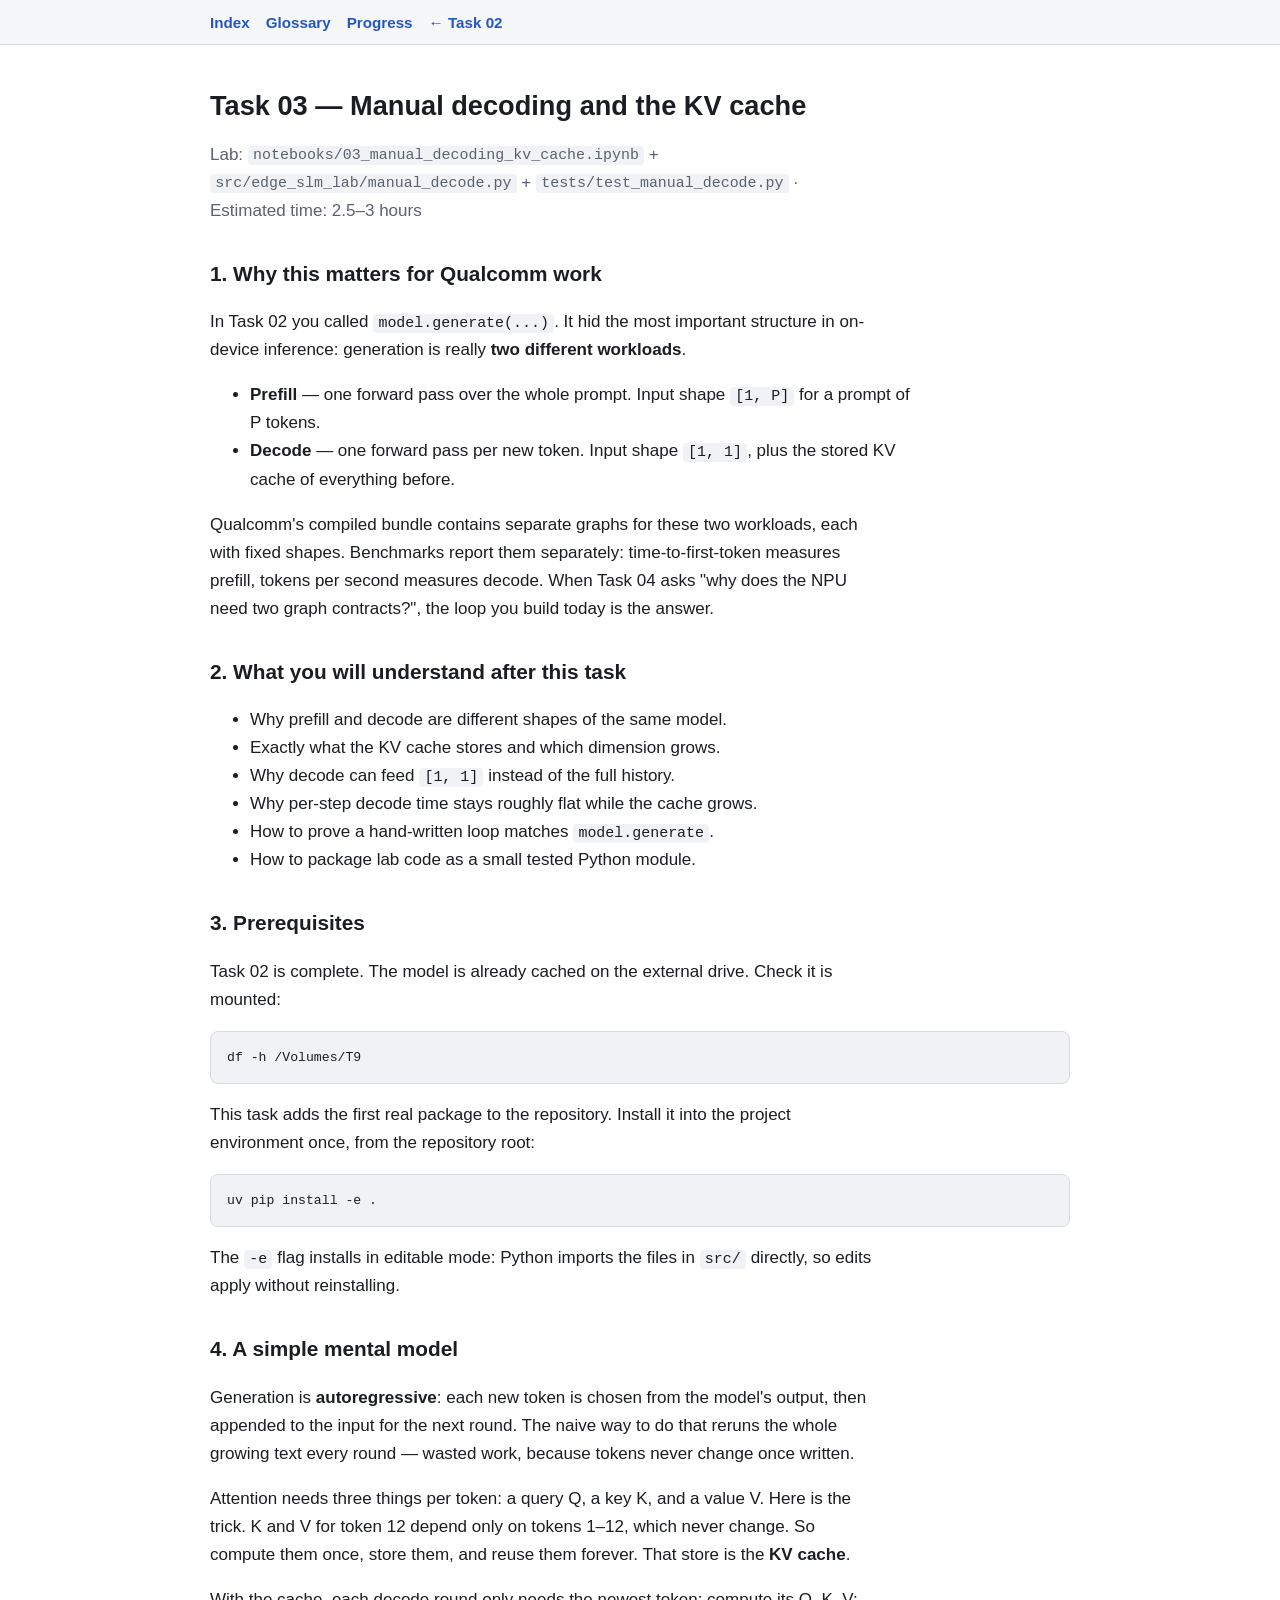
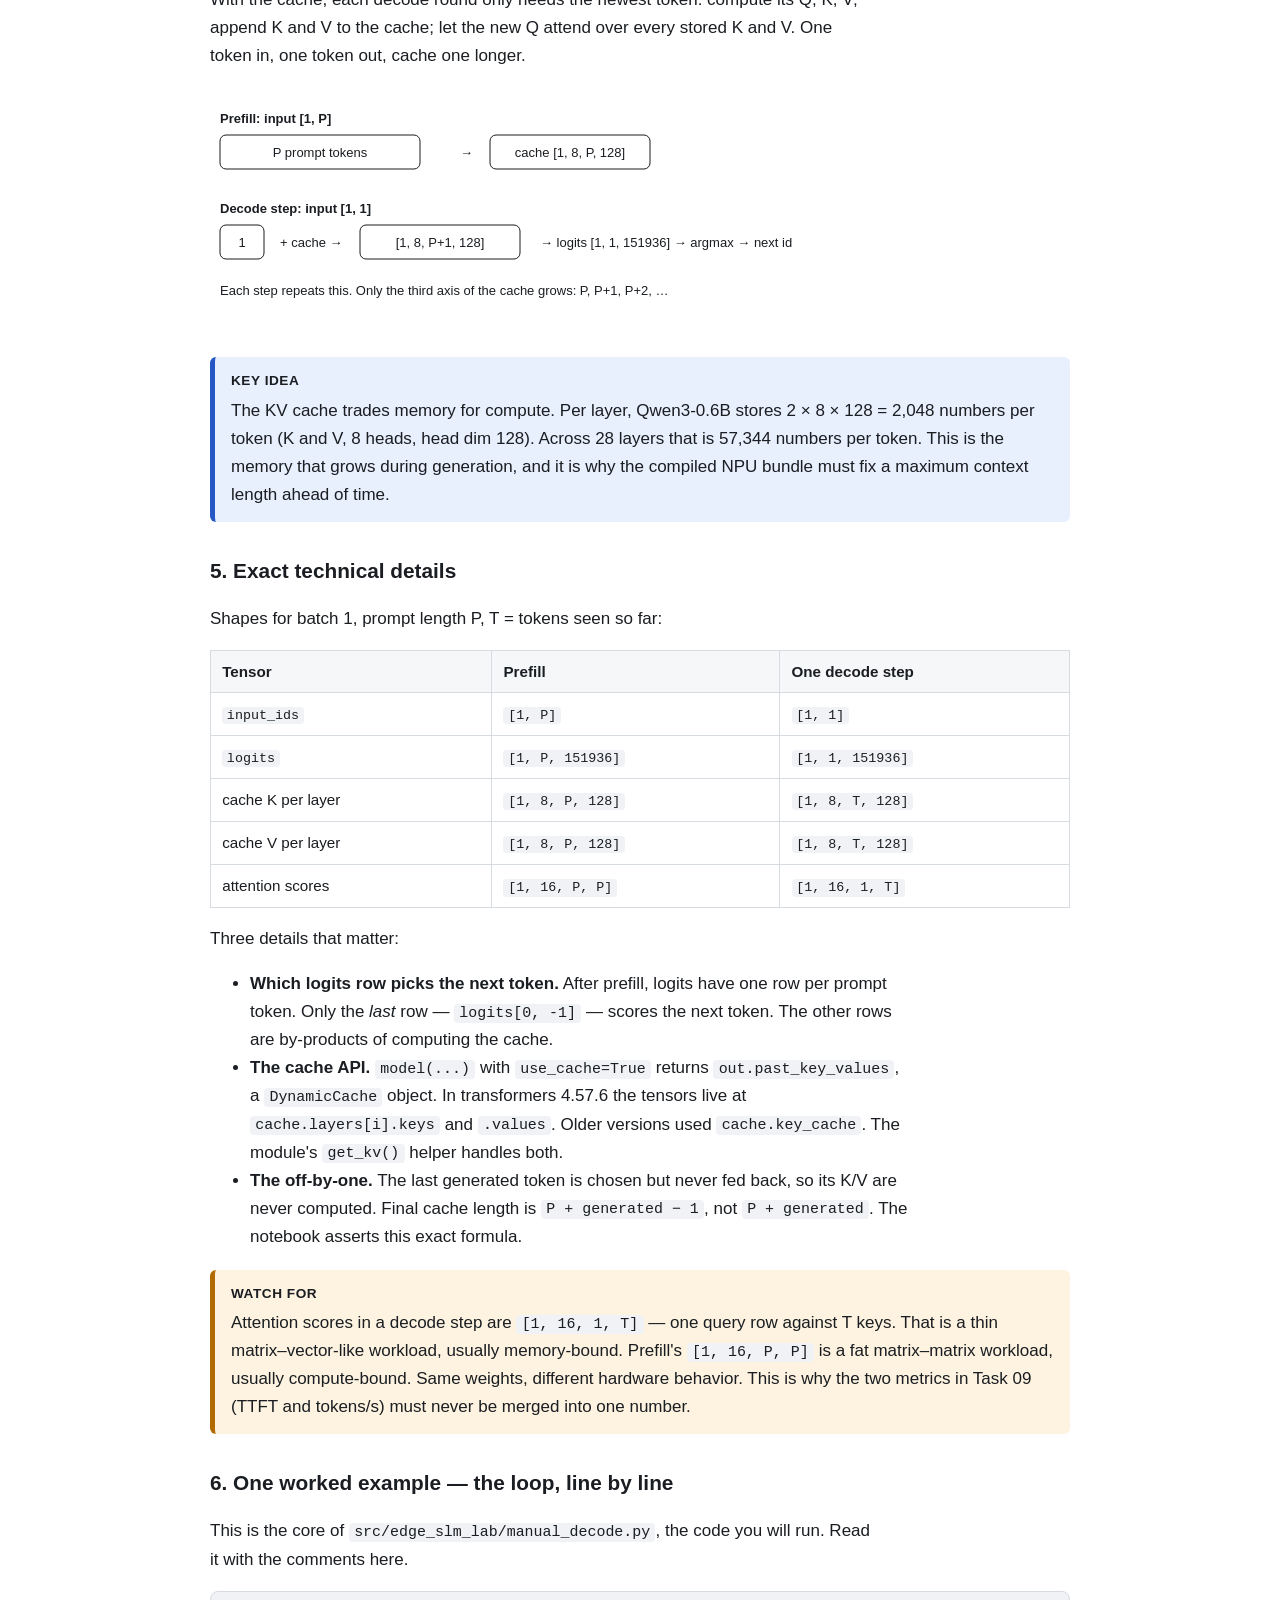
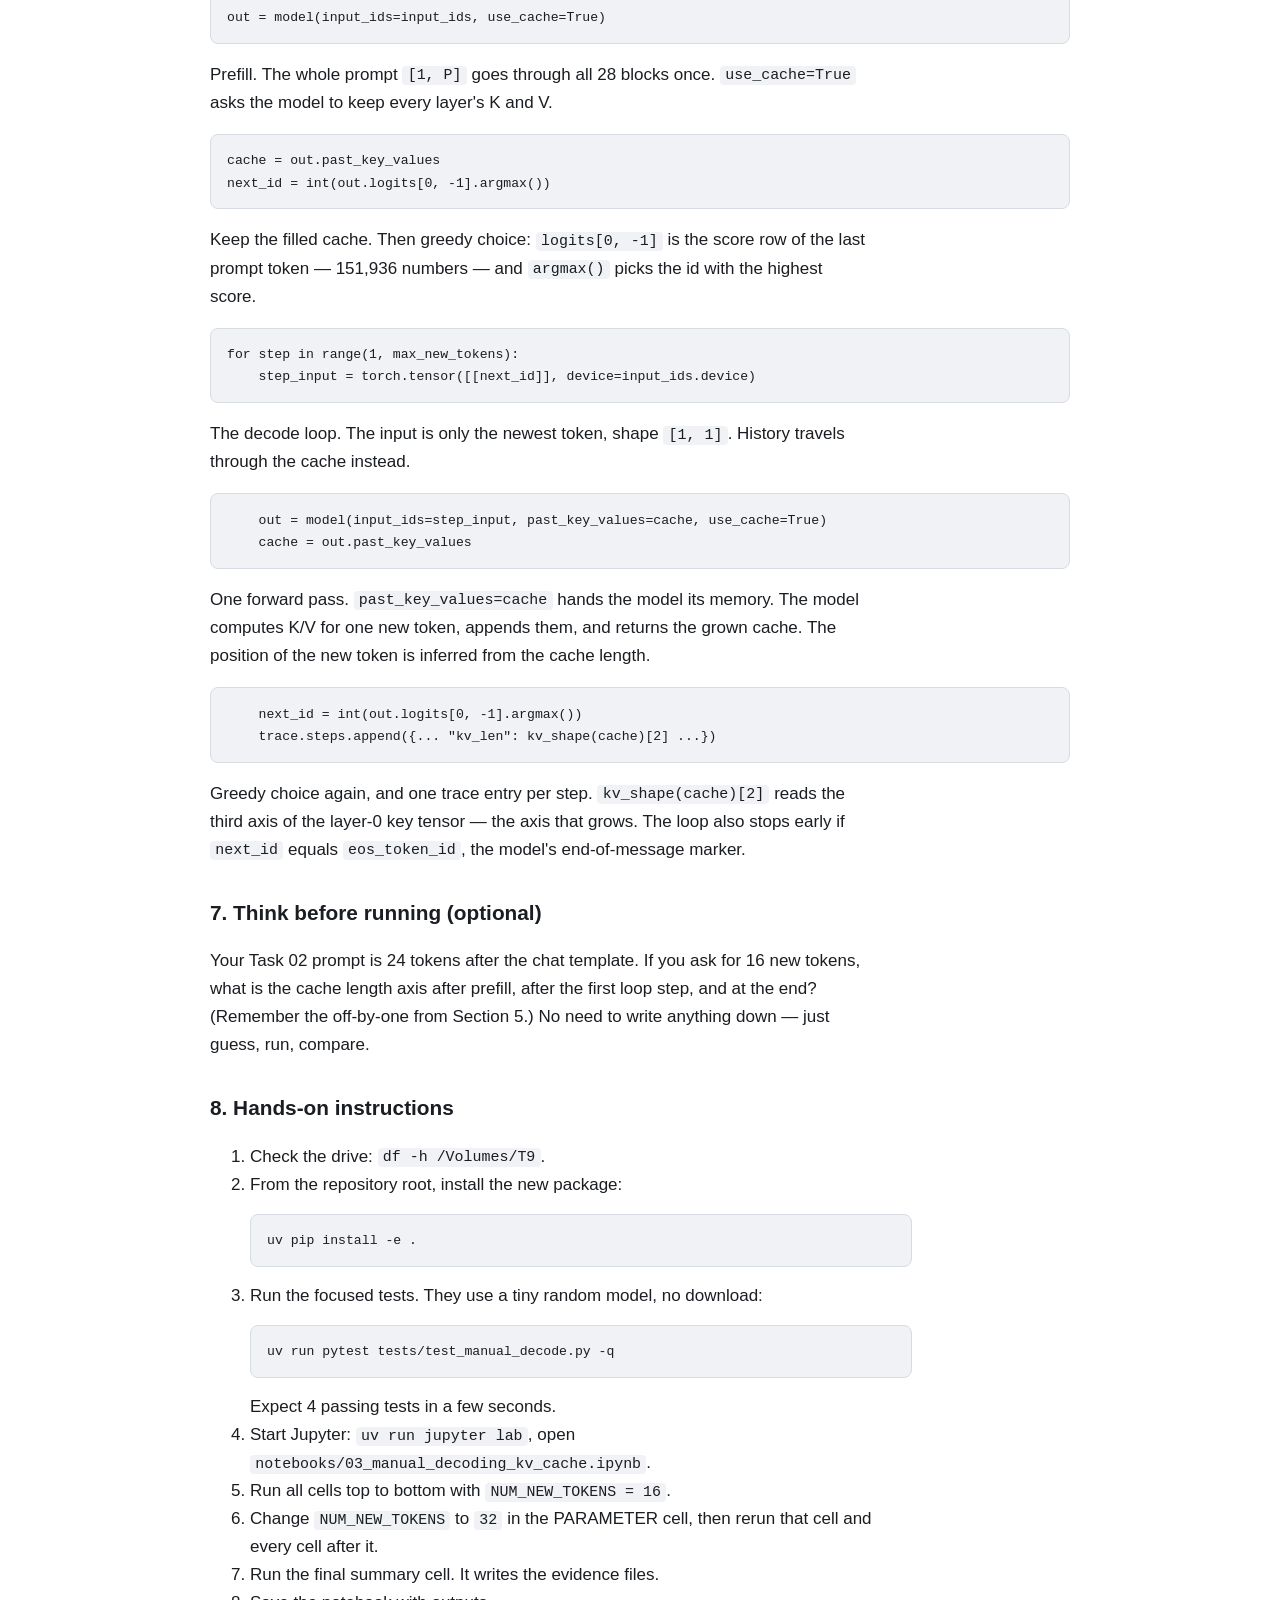
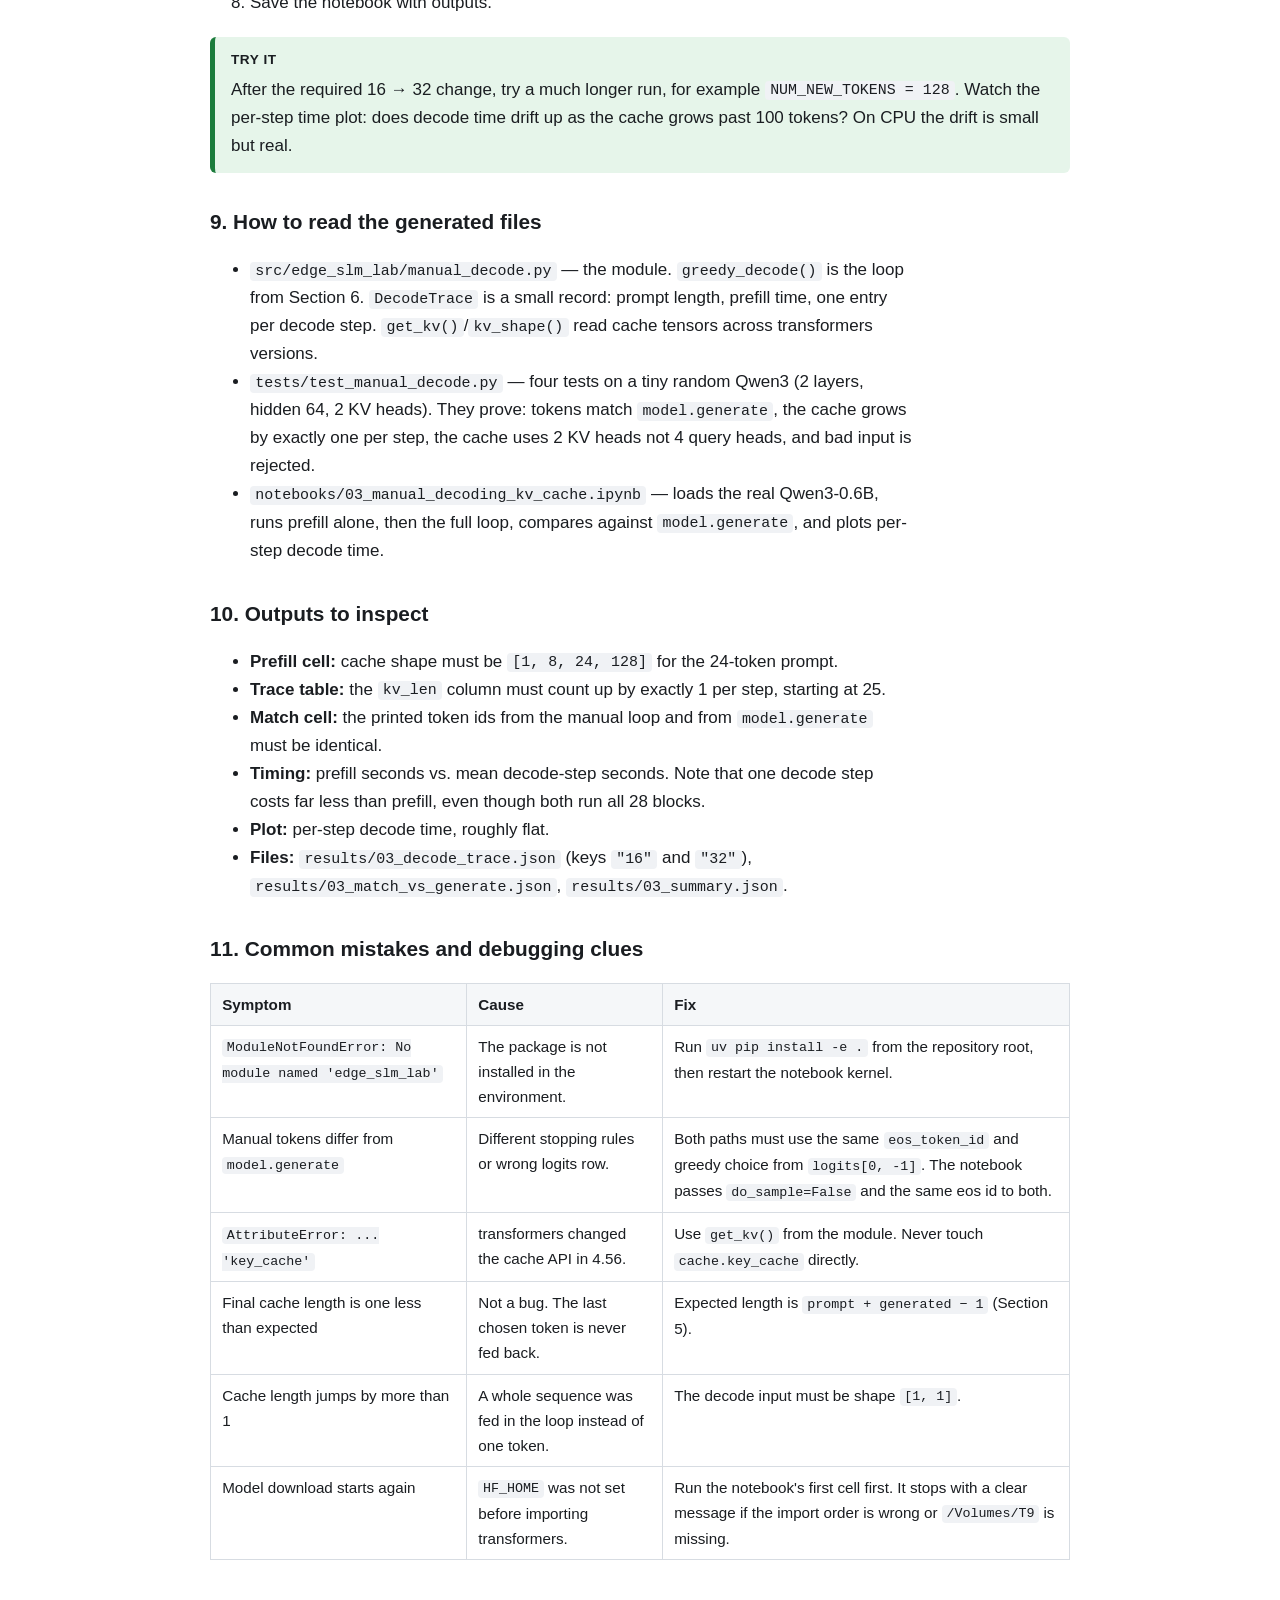
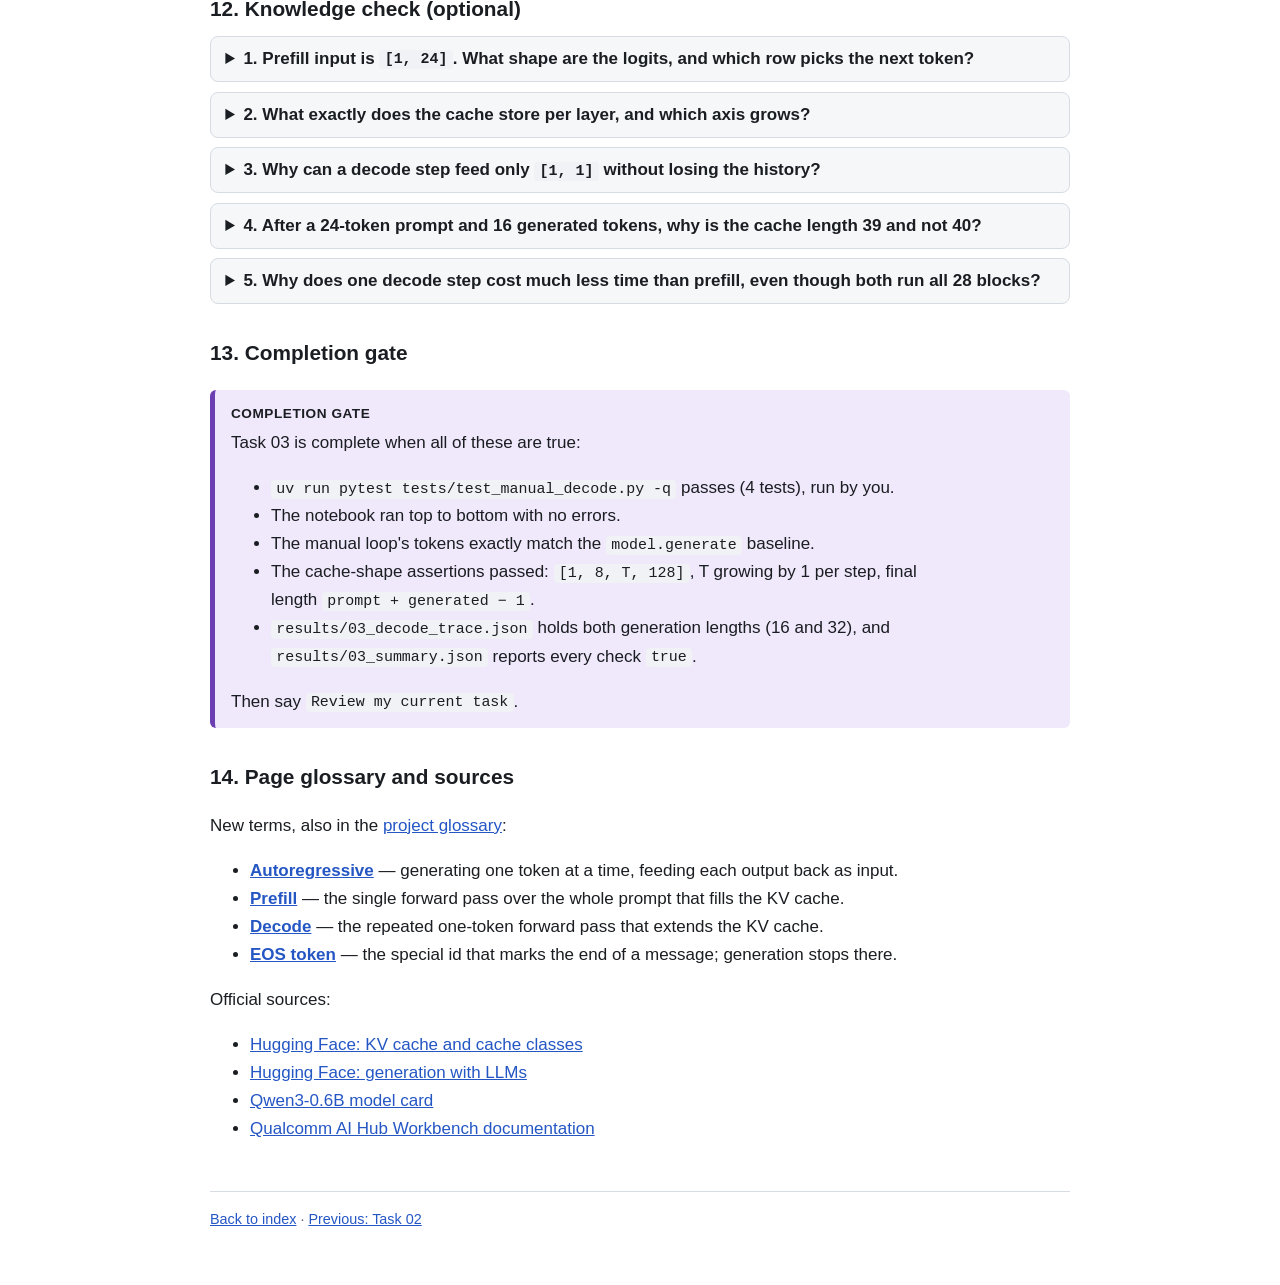
<file: docs/tasks/03-manual-decoding-and-kv-cache.html>
<!DOCTYPE html>
<html lang="en">
<head>
<meta charset="utf-8">
<meta name="viewport" content="width=device-width, initial-scale=1">
<title>Task 03 — Manual decoding and the KV cache</title>
<link rel="stylesheet" href="../assets/styles.css">
</head>
<body>
<nav class="topnav"><div class="inner">
  <a href="../index.html">Index</a>
  <a href="../glossary.html">Glossary</a>
  <a href="../progress.html">Progress</a>
  <a href="02-qwen-architecture-and-baseline.html">← Task 02</a>
</div></nav>
<main>
<h1>Task 03 — Manual decoding and the KV cache</h1>
<p class="muted">Lab: <code>notebooks/03_manual_decoding_kv_cache.ipynb</code> +
<code>src/edge_slm_lab/manual_decode.py</code> +
<code>tests/test_manual_decode.py</code> · Estimated time: 2.5–3 hours</p>

<h2 id="why">1. Why this matters for Qualcomm work</h2>
<p>In Task 02 you called <code>model.generate(...)</code>. It hid the most
important structure in on-device inference: generation is really
<strong>two different workloads</strong>.</p>
<ul>
<li><strong>Prefill</strong> — one forward pass over the whole prompt.
Input shape <code>[1, P]</code> for a prompt of P tokens.</li>
<li><strong>Decode</strong> — one forward pass per new token. Input shape
<code>[1, 1]</code>, plus the stored KV cache of everything before.</li>
</ul>
<p>Qualcomm's compiled bundle contains separate graphs for these two
workloads, each with fixed shapes. Benchmarks report them separately:
time-to-first-token measures prefill, tokens per second measures decode.
When Task 04 asks "why does the NPU need two graph contracts?", the loop
you build today is the answer.</p>

<h2 id="outcome">2. What you will understand after this task</h2>
<ul>
<li>Why prefill and decode are different shapes of the same model.</li>
<li>Exactly what the KV cache stores and which dimension grows.</li>
<li>Why decode can feed <code>[1, 1]</code> instead of the full history.</li>
<li>Why per-step decode time stays roughly flat while the cache grows.</li>
<li>How to prove a hand-written loop matches <code>model.generate</code>.</li>
<li>How to package lab code as a small tested Python module.</li>
</ul>

<h2 id="prereq">3. Prerequisites</h2>
<p>Task 02 is complete. The model is already cached on the external
drive. Check it is mounted:</p>
<pre><code>df -h /Volumes/T9</code></pre>
<p>This task adds the first real package to the repository. Install it
into the project environment once, from the repository root:</p>
<pre><code>uv pip install -e .</code></pre>
<p>The <code>-e</code> flag installs in editable mode: Python imports the
files in <code>src/</code> directly, so edits apply without reinstalling.</p>

<h2 id="mental-model">4. A simple mental model</h2>
<p>Generation is <strong>autoregressive</strong>: each new token is chosen
from the model's output, then appended to the input for the next round.
The naive way to do that reruns the whole growing text every round —
wasted work, because tokens never change once written.</p>
<p>Attention needs three things per token: a query Q, a key K, and a
value V. Here is the trick. K and V for token 12 depend only on tokens
1–12, which never change. So compute them once, store them, and reuse
them forever. That store is the <strong>KV cache</strong>.</p>
<p>With the cache, each decode round only needs the newest token: compute
its Q, K, V; append K and V to the cache; let the new Q attend over every
stored K and V. One token in, one token out, cache one longer.</p>

<svg viewBox="0 0 860 210" role="img"
     aria-label="Prefill fills the cache; each decode step appends one column"
     style="width:100%;height:auto;margin:1rem 0">
  <g font-size="13" font-family="sans-serif">
    <text x="10" y="20" font-weight="bold">Prefill: input [1, P]</text>
    <rect x="10" y="32" width="200" height="34" rx="6" fill="none" stroke="currentColor"/>
    <text x="110" y="54" text-anchor="middle">P prompt tokens</text>
    <text x="250" y="54">→</text>
    <rect x="280" y="32" width="160" height="34" rx="6" fill="none" stroke="currentColor"/>
    <text x="360" y="54" text-anchor="middle">cache [1, 8, P, 128]</text>

    <text x="10" y="110" font-weight="bold">Decode step: input [1, 1]</text>
    <rect x="10" y="122" width="44" height="34" rx="6" fill="none" stroke="currentColor"/>
    <text x="32" y="144" text-anchor="middle">1</text>
    <text x="70" y="144">+ cache →</text>
    <rect x="150" y="122" width="160" height="34" rx="6" fill="none" stroke="currentColor"/>
    <text x="230" y="144" text-anchor="middle">[1, 8, P+1, 128]</text>
    <text x="330" y="144">→ logits [1, 1, 151936] → argmax → next id</text>

    <text x="10" y="192">Each step repeats this. Only the third axis of the cache grows: P, P+1, P+2, …</text>
  </g>
</svg>

<div class="callout key"><span class="label">Key idea</span>
The KV cache trades memory for compute. Per layer, Qwen3-0.6B stores
2 × 8 × 128 = 2,048 numbers per token (K and V, 8 heads, head dim 128).
Across 28 layers that is 57,344 numbers per token. This is the memory
that grows during generation, and it is why the compiled NPU bundle must
fix a maximum context length ahead of time.
</div>

<h2 id="details">5. Exact technical details</h2>
<p>Shapes for batch 1, prompt length P, T = tokens seen so far:</p>
<table>
<thead><tr><th>Tensor</th><th>Prefill</th><th>One decode step</th></tr></thead>
<tbody>
<tr><td><code>input_ids</code></td><td><code>[1, P]</code></td><td><code>[1, 1]</code></td></tr>
<tr><td><code>logits</code></td><td><code>[1, P, 151936]</code></td><td><code>[1, 1, 151936]</code></td></tr>
<tr><td>cache K per layer</td><td><code>[1, 8, P, 128]</code></td><td><code>[1, 8, T, 128]</code></td></tr>
<tr><td>cache V per layer</td><td><code>[1, 8, P, 128]</code></td><td><code>[1, 8, T, 128]</code></td></tr>
<tr><td>attention scores</td><td><code>[1, 16, P, P]</code></td><td><code>[1, 16, 1, T]</code></td></tr>
</tbody>
</table>
<p>Three details that matter:</p>
<ul>
<li><strong>Which logits row picks the next token.</strong> After prefill,
logits have one row per prompt token. Only the <em>last</em> row —
<code>logits[0, -1]</code> — scores the next token. The other rows are
by-products of computing the cache.</li>
<li><strong>The cache API.</strong> <code>model(...)</code> with
<code>use_cache=True</code> returns <code>out.past_key_values</code>, a
<code>DynamicCache</code> object. In transformers 4.57.6 the tensors live
at <code>cache.layers[i].keys</code> and <code>.values</code>. Older
versions used <code>cache.key_cache</code>. The module's
<code>get_kv()</code> helper handles both.</li>
<li><strong>The off-by-one.</strong> The last generated token is chosen
but never fed back, so its K/V are never computed. Final cache length is
<code>P + generated − 1</code>, not <code>P + generated</code>. The
notebook asserts this exact formula.</li>
</ul>

<div class="callout watch"><span class="label">Watch for</span>
Attention scores in a decode step are <code>[1, 16, 1, T]</code> — one
query row against T keys. That is a thin matrix–vector-like workload,
usually memory-bound. Prefill's <code>[1, 16, P, P]</code> is a fat
matrix–matrix workload, usually compute-bound. Same weights, different
hardware behavior. This is why the two metrics in Task 09 (TTFT and
tokens/s) must never be merged into one number.
</div>

<h2 id="worked">6. One worked example — the loop, line by line</h2>
<p>This is the core of <code>src/edge_slm_lab/manual_decode.py</code>,
the code you will run. Read it with the comments here.</p>
<pre><code>out = model(input_ids=input_ids, use_cache=True)</code></pre>
<p>Prefill. The whole prompt <code>[1, P]</code> goes through all 28
blocks once. <code>use_cache=True</code> asks the model to keep every
layer's K and V.</p>
<pre><code>cache = out.past_key_values
next_id = int(out.logits[0, -1].argmax())</code></pre>
<p>Keep the filled cache. Then greedy choice: <code>logits[0, -1]</code>
is the score row of the last prompt token — 151,936 numbers —
and <code>argmax()</code> picks the id with the highest score.</p>
<pre><code>for step in range(1, max_new_tokens):
    step_input = torch.tensor([[next_id]], device=input_ids.device)</code></pre>
<p>The decode loop. The input is only the newest token, shape
<code>[1, 1]</code>. History travels through the cache instead.</p>
<pre><code>    out = model(input_ids=step_input, past_key_values=cache, use_cache=True)
    cache = out.past_key_values</code></pre>
<p>One forward pass. <code>past_key_values=cache</code> hands the model
its memory. The model computes K/V for one new token, appends them, and
returns the grown cache. The position of the new token is inferred from
the cache length.</p>
<pre><code>    next_id = int(out.logits[0, -1].argmax())
    trace.steps.append({... "kv_len": kv_shape(cache)[2] ...})</code></pre>
<p>Greedy choice again, and one trace entry per step.
<code>kv_shape(cache)[2]</code> reads the third axis of the layer-0 key
tensor — the axis that grows. The loop also stops early if
<code>next_id</code> equals <code>eos_token_id</code>, the model's
end-of-message marker.</p>

<h2 id="think">7. Think before running (optional)</h2>
<p>Your Task 02 prompt is 24 tokens after the chat template. If you ask
for 16 new tokens, what is the cache length axis after prefill, after the
first loop step, and at the end? (Remember the off-by-one from
Section 5.) No need to write anything down — just guess, run, compare.</p>

<h2 id="handson">8. Hands-on instructions</h2>
<ol>
<li>Check the drive: <code>df -h /Volumes/T9</code>.</li>
<li>From the repository root, install the new package:
<pre><code>uv pip install -e .</code></pre></li>
<li>Run the focused tests. They use a tiny random model, no download:
<pre><code>uv run pytest tests/test_manual_decode.py -q</code></pre>
Expect 4 passing tests in a few seconds.</li>
<li>Start Jupyter: <code>uv run jupyter lab</code>, open
<code>notebooks/03_manual_decoding_kv_cache.ipynb</code>.</li>
<li>Run all cells top to bottom with <code>NUM_NEW_TOKENS = 16</code>.</li>
<li>Change <code>NUM_NEW_TOKENS</code> to <code>32</code> in the
PARAMETER cell, then rerun that cell and every cell after it.</li>
<li>Run the final summary cell. It writes the evidence files.</li>
<li>Save the notebook with outputs.</li>
</ol>

<div class="callout try"><span class="label">Try it</span>
After the required 16 → 32 change, try a much longer run, for example
<code>NUM_NEW_TOKENS = 128</code>. Watch the per-step time plot: does
decode time drift up as the cache grows past 100 tokens? On CPU the
drift is small but real.
</div>

<h2 id="reading">9. How to read the generated files</h2>
<ul>
<li><code>src/edge_slm_lab/manual_decode.py</code> — the module.
<code>greedy_decode()</code> is the loop from Section 6.
<code>DecodeTrace</code> is a small record: prompt length, prefill time,
one entry per decode step. <code>get_kv()</code>/<code>kv_shape()</code>
read cache tensors across transformers versions.</li>
<li><code>tests/test_manual_decode.py</code> — four tests on a tiny
random Qwen3 (2 layers, hidden 64, 2 KV heads). They prove: tokens match
<code>model.generate</code>, the cache grows by exactly one per step, the
cache uses 2 KV heads not 4 query heads, and bad input is rejected.</li>
<li><code>notebooks/03_manual_decoding_kv_cache.ipynb</code> — loads the
real Qwen3-0.6B, runs prefill alone, then the full loop, compares against
<code>model.generate</code>, and plots per-step decode time.</li>
</ul>

<h2 id="inspect">10. Outputs to inspect</h2>
<ul>
<li><strong>Prefill cell:</strong> cache shape must be
<code>[1, 8, 24, 128]</code> for the 24-token prompt.</li>
<li><strong>Trace table:</strong> the <code>kv_len</code> column must
count up by exactly 1 per step, starting at 25.</li>
<li><strong>Match cell:</strong> the printed token ids from the manual
loop and from <code>model.generate</code> must be identical.</li>
<li><strong>Timing:</strong> prefill seconds vs. mean decode-step
seconds. Note that one decode step costs far less than prefill, even
though both run all 28 blocks.</li>
<li><strong>Plot:</strong> per-step decode time, roughly flat.</li>
<li><strong>Files:</strong> <code>results/03_decode_trace.json</code>
(keys <code>"16"</code> and <code>"32"</code>),
<code>results/03_match_vs_generate.json</code>,
<code>results/03_summary.json</code>.</li>
</ul>

<h2 id="mistakes">11. Common mistakes and debugging clues</h2>
<table>
<thead><tr><th>Symptom</th><th>Cause</th><th>Fix</th></tr></thead>
<tbody>
<tr><td><code>ModuleNotFoundError: No module named 'edge_slm_lab'</code></td>
<td>The package is not installed in the environment.</td>
<td>Run <code>uv pip install -e .</code> from the repository root, then
restart the notebook kernel.</td></tr>
<tr><td>Manual tokens differ from <code>model.generate</code></td>
<td>Different stopping rules or wrong logits row.</td>
<td>Both paths must use the same <code>eos_token_id</code> and greedy
choice from <code>logits[0, -1]</code>. The notebook passes
<code>do_sample=False</code> and the same eos id to both.</td></tr>
<tr><td><code>AttributeError: ... 'key_cache'</code></td>
<td>transformers changed the cache API in 4.56.</td>
<td>Use <code>get_kv()</code> from the module. Never touch
<code>cache.key_cache</code> directly.</td></tr>
<tr><td>Final cache length is one less than expected</td>
<td>Not a bug. The last chosen token is never fed back.</td>
<td>Expected length is <code>prompt + generated − 1</code>
(Section 5).</td></tr>
<tr><td>Cache length jumps by more than 1</td>
<td>A whole sequence was fed in the loop instead of one token.</td>
<td>The decode input must be shape <code>[1, 1]</code>.</td></tr>
<tr><td>Model download starts again</td>
<td><code>HF_HOME</code> was not set before importing transformers.</td>
<td>Run the notebook's first cell first. It stops with a clear message
if the import order is wrong or <code>/Volumes/T9</code> is missing.</td></tr>
</tbody>
</table>

<h2 id="check">12. Knowledge check (optional)</h2>
<details><summary>1. Prefill input is <code>[1, 24]</code>. What shape are the
logits, and which row picks the next token?</summary>
<p>Logits are <code>[1, 24, 151936]</code> — one score row per prompt
token. Only the last row, <code>logits[0, -1]</code>, picks the next
token. The other 23 rows are by-products.</p></details>
<details><summary>2. What exactly does the cache store per layer, and which
axis grows?</summary>
<p>The key and value tensors for all past tokens:
K and V each <code>[1, 8, T, 128]</code>. The third axis T — one slot
per token seen — grows by 1 per decode step.</p></details>
<details><summary>3. Why can a decode step feed only <code>[1, 1]</code>
without losing the history?</summary>
<p>Attention reads the history through the cached K and V. The new
token's query attends over all stored keys and values, so nothing from
the past needs to be recomputed or re-fed.</p></details>
<details><summary>4. After a 24-token prompt and 16 generated tokens, why is
the cache length 39 and not 40?</summary>
<p>The 16th token is chosen from logits but never fed back, so its K/V
are never computed. 24 + 16 − 1 = 39.</p></details>
<details><summary>5. Why does one decode step cost much less time than
prefill, even though both run all 28 blocks?</summary>
<p>Prefill processes all 24 tokens at once — every matrix multiply is 24
rows deep. A decode step processes 1 row. The weights read are the same,
but the arithmetic is about 24× smaller. On an NPU this is also why
decode is memory-bound: moving weights dominates.</p></details>

<h2 id="gate">13. Completion gate</h2>
<div class="callout gate"><span class="label">Completion gate</span>
Task 03 is complete when all of these are true:
<ul>
<li><code>uv run pytest tests/test_manual_decode.py -q</code> passes
(4 tests), run by you.</li>
<li>The notebook ran top to bottom with no errors.</li>
<li>The manual loop's tokens exactly match the
<code>model.generate</code> baseline.</li>
<li>The cache-shape assertions passed: <code>[1, 8, T, 128]</code>, T
growing by 1 per step, final length <code>prompt + generated − 1</code>.</li>
<li><code>results/03_decode_trace.json</code> holds both generation
lengths (16 and 32), and <code>results/03_summary.json</code> reports
every check <code>true</code>.</li>
</ul>
Then say <code>Review my current task</code>.
</div>

<h2 id="glossary">14. Page glossary and sources</h2>
<p>New terms, also in the <a href="../glossary.html">project glossary</a>:</p>
<ul>
<li><strong><a href="../glossary.html#autoregressive">Autoregressive</a></strong> —
generating one token at a time, feeding each output back as input.</li>
<li><strong><a href="../glossary.html#prefill">Prefill</a></strong> — the
single forward pass over the whole prompt that fills the KV cache.</li>
<li><strong><a href="../glossary.html#decode">Decode</a></strong> — the
repeated one-token forward pass that extends the KV cache.</li>
<li><strong><a href="../glossary.html#eos-token">EOS token</a></strong> —
the special id that marks the end of a message; generation stops there.</li>
</ul>
<p>Official sources:</p>
<ul>
<li><a href="https://huggingface.co/docs/transformers/main/en/kv_cache">Hugging Face: KV cache and cache classes</a></li>
<li><a href="https://huggingface.co/docs/transformers/main/en/llm_tutorial">Hugging Face: generation with LLMs</a></li>
<li><a href="https://huggingface.co/Qwen/Qwen3-0.6B">Qwen3-0.6B model card</a></li>
<li><a href="https://app.aihub.qualcomm.com/docs/index.html">Qualcomm AI Hub Workbench documentation</a></li>
</ul>

<footer><a href="../index.html">Back to index</a> ·
<a href="02-qwen-architecture-and-baseline.html">Previous: Task 02</a></footer>
</main>
</body>
</html>
</file>
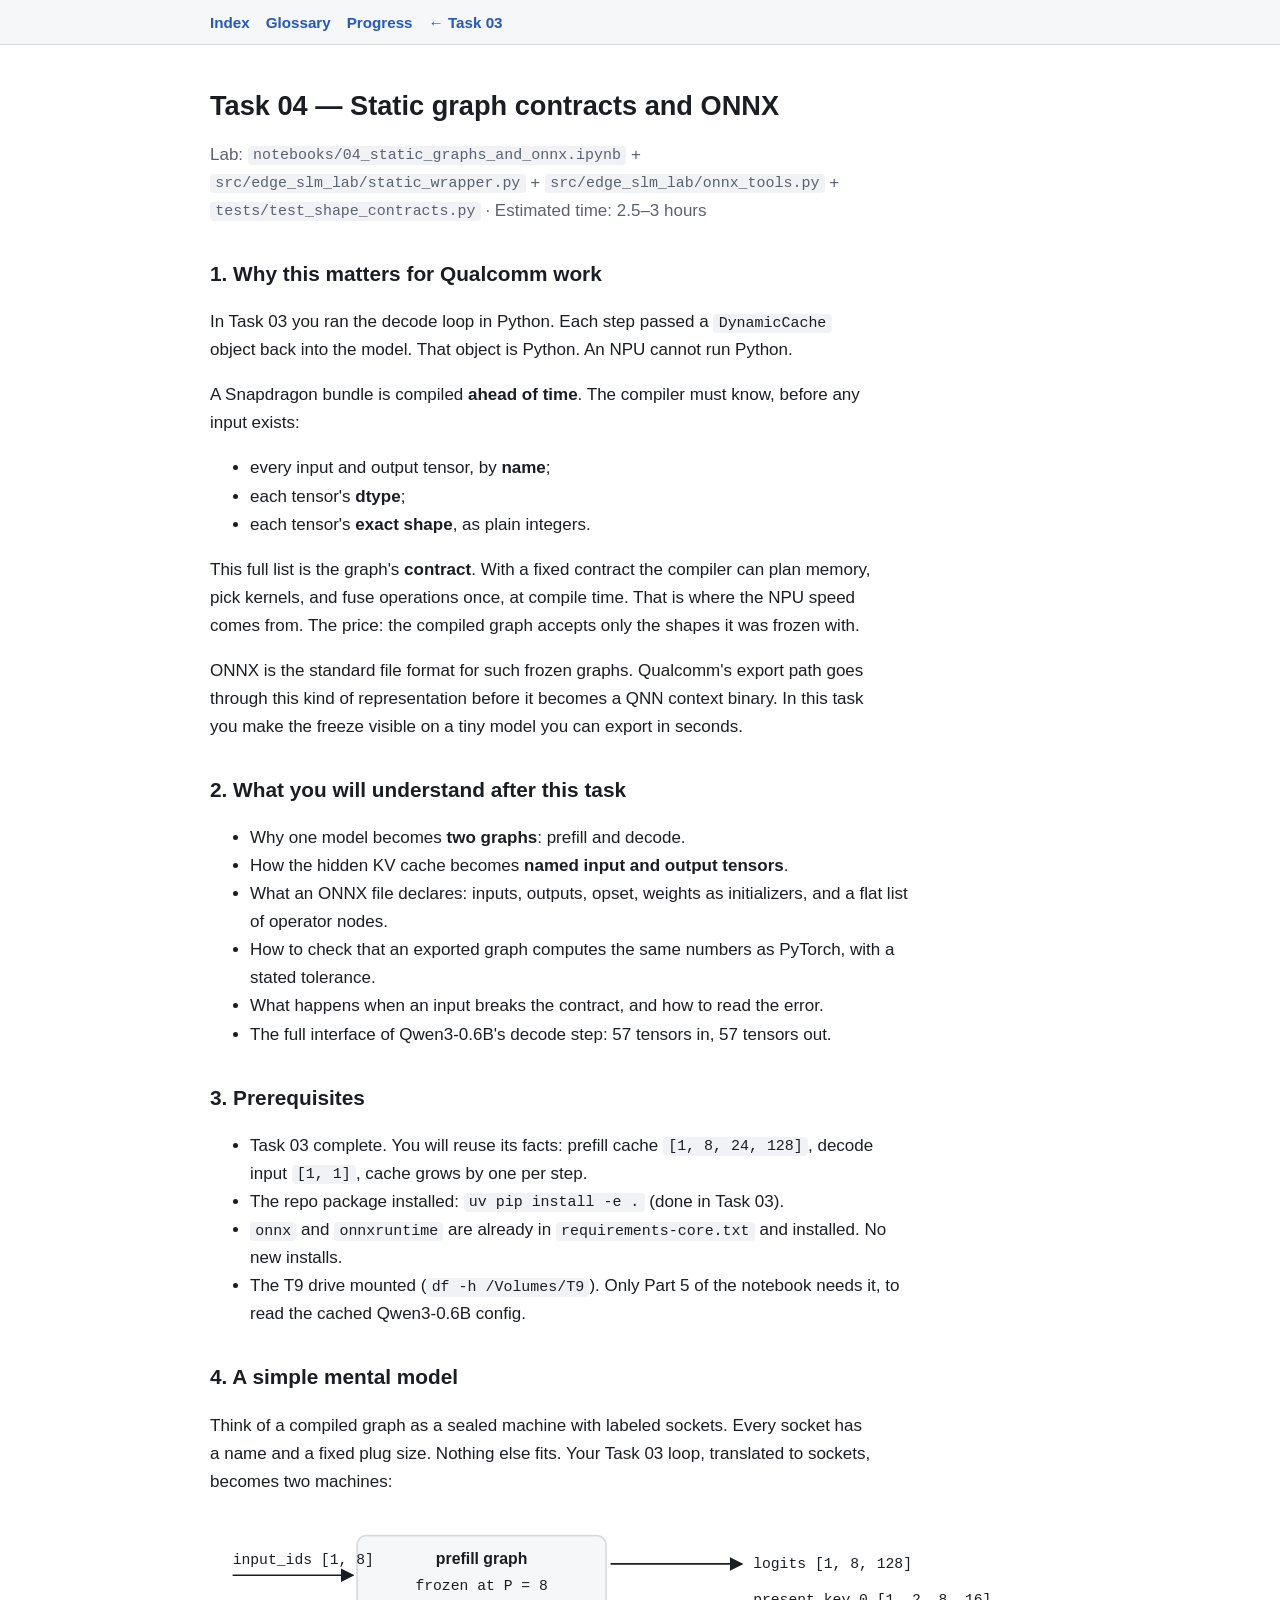
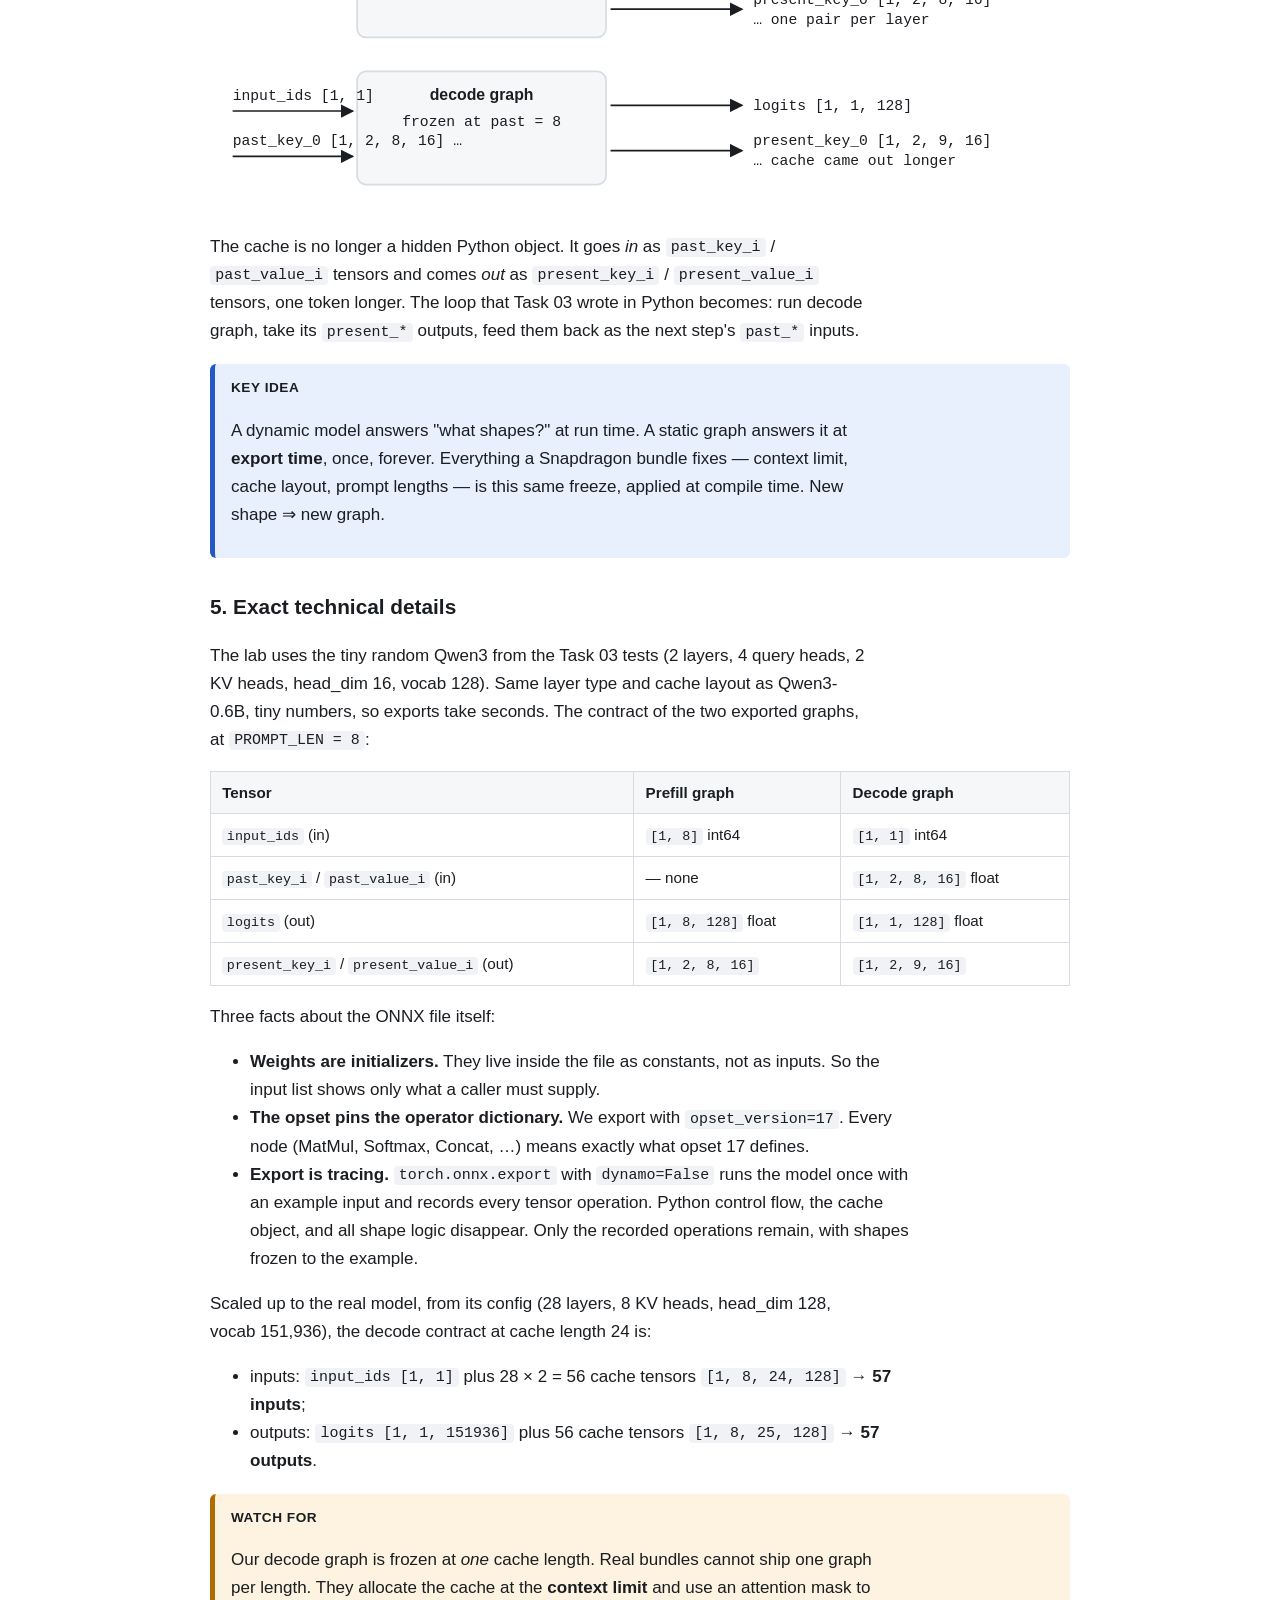
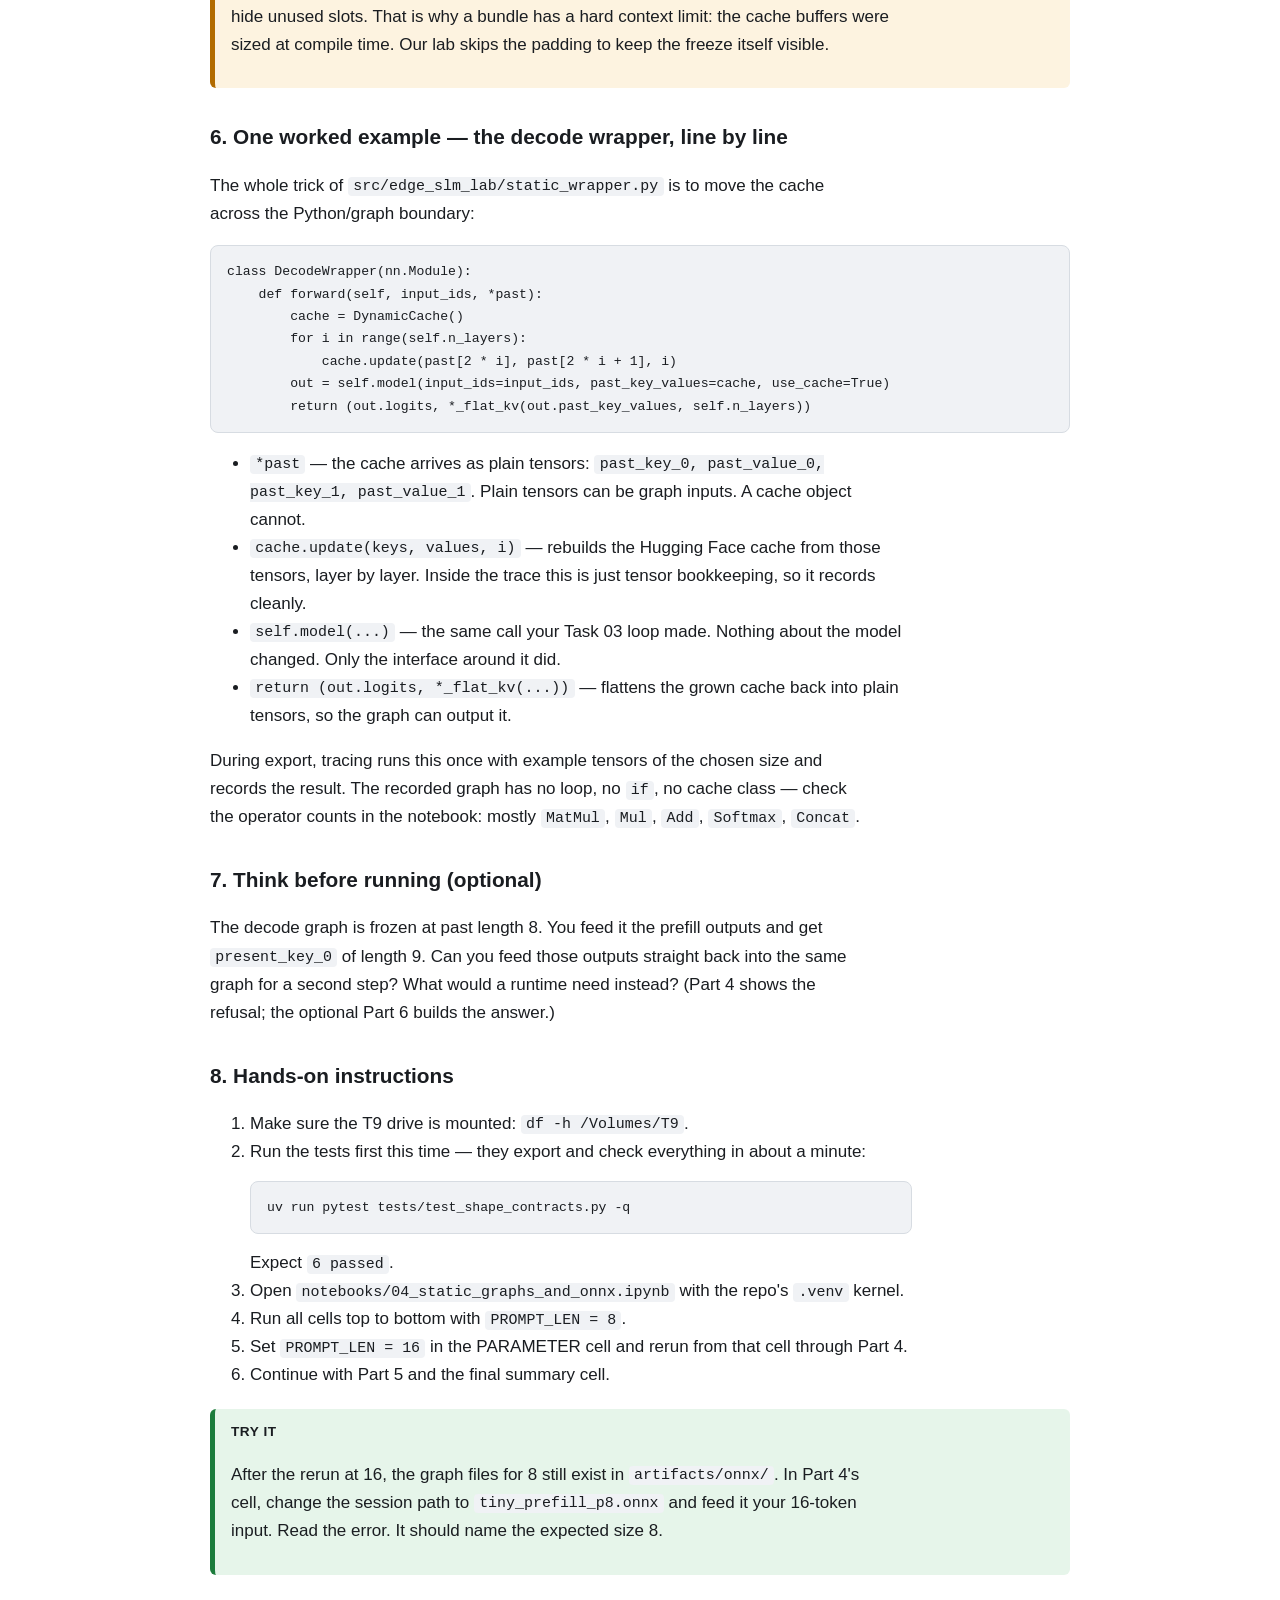
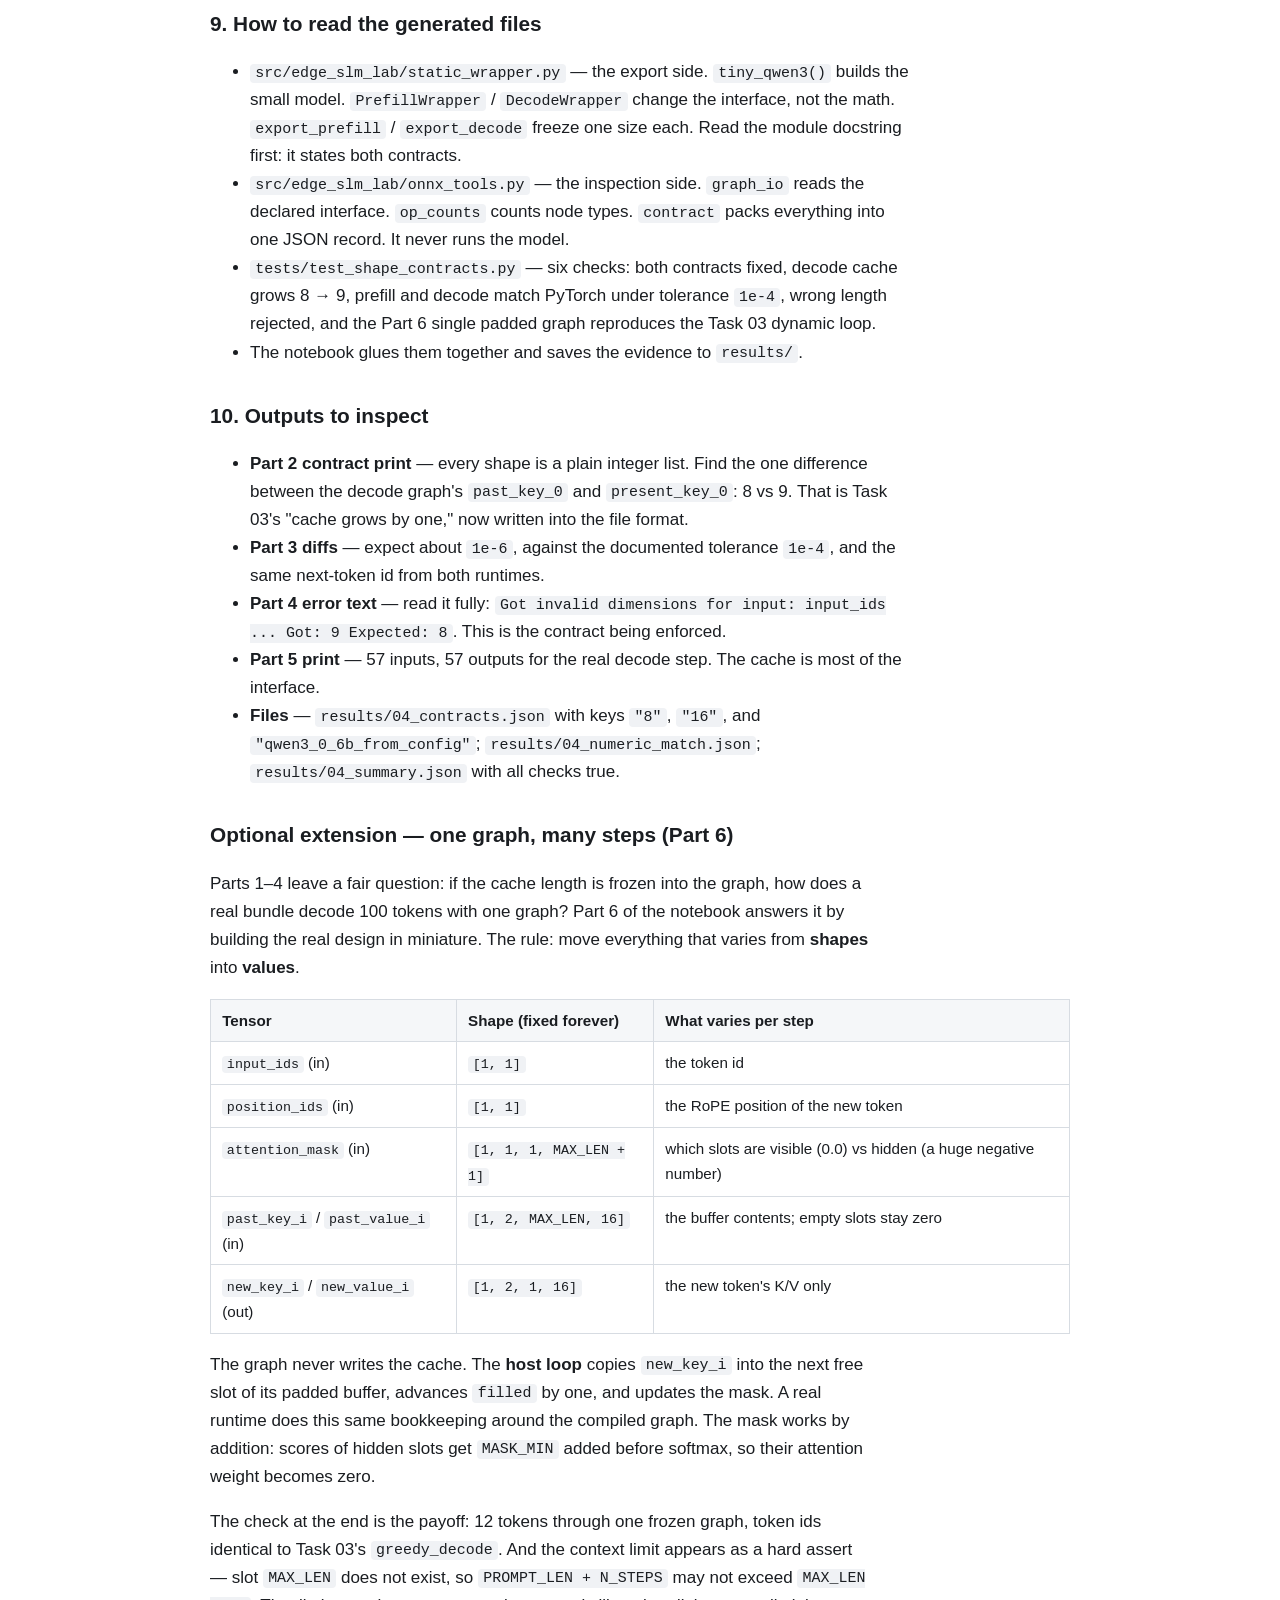
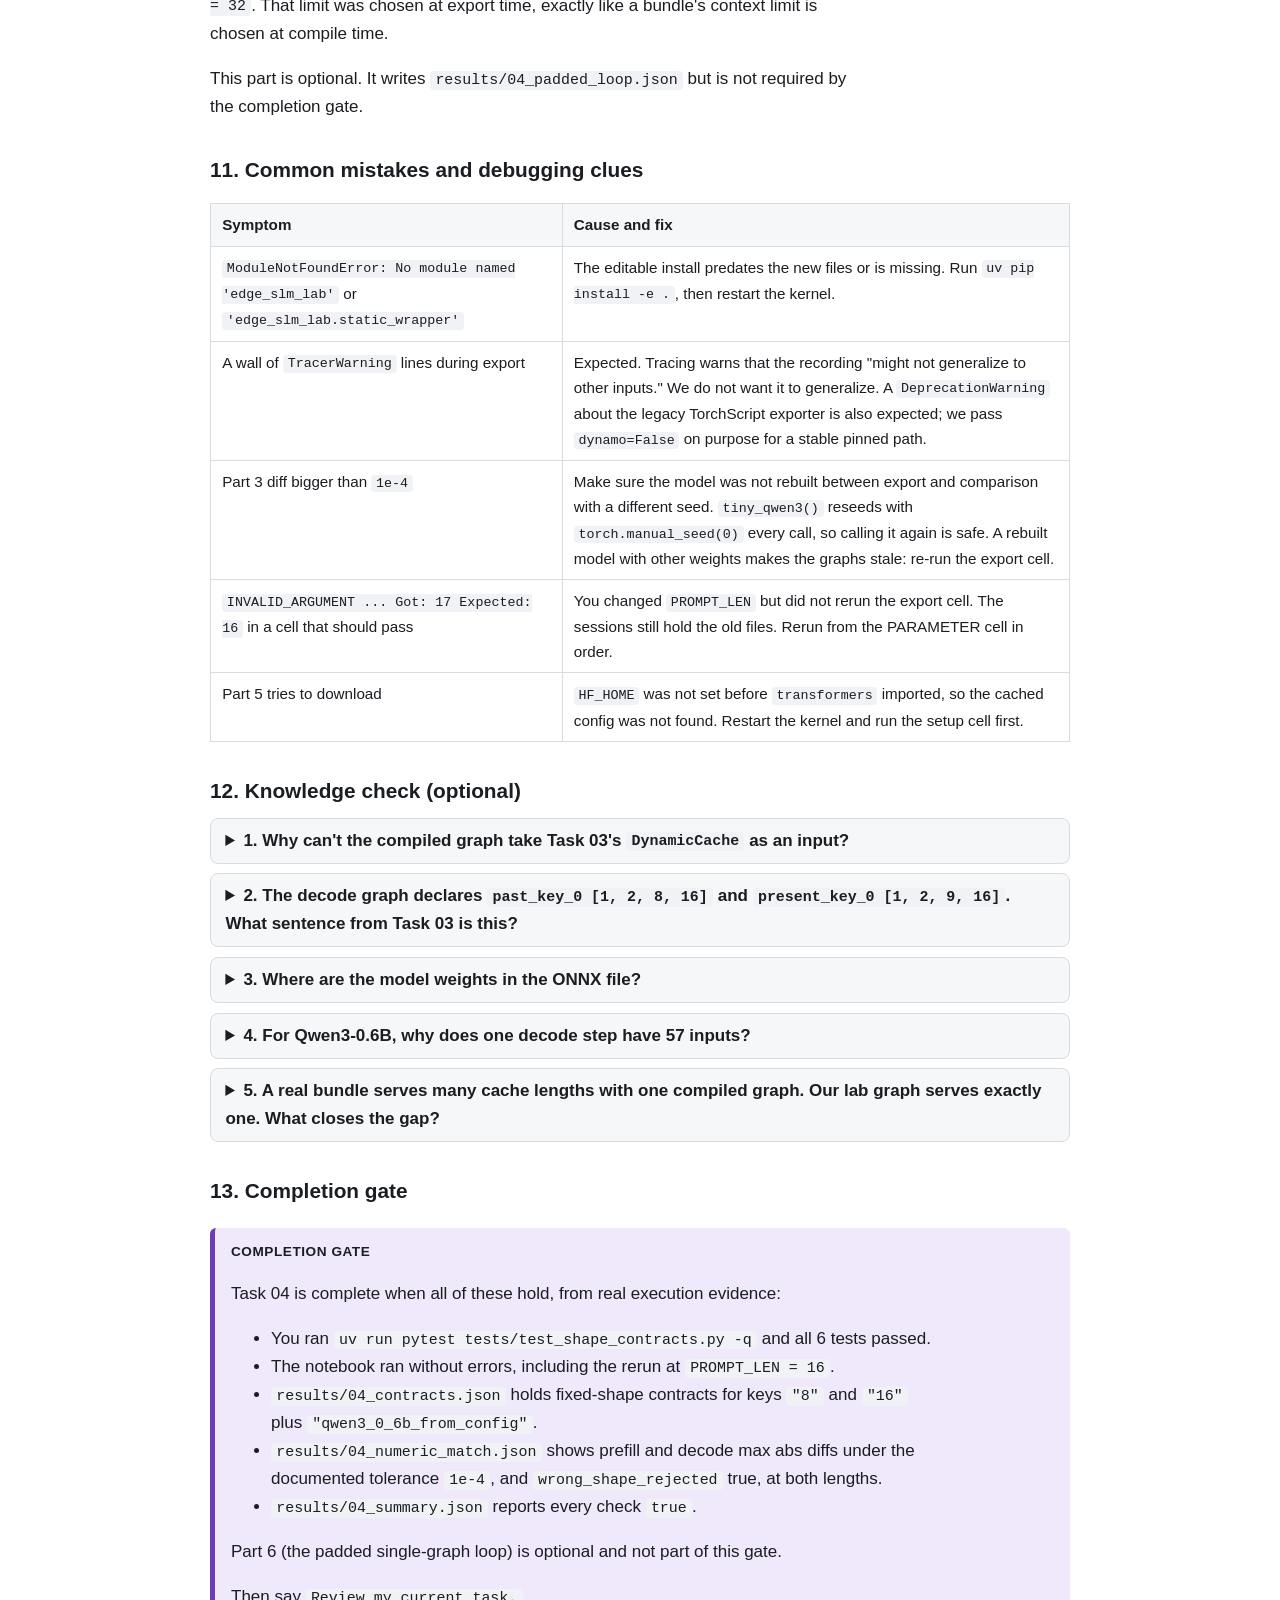
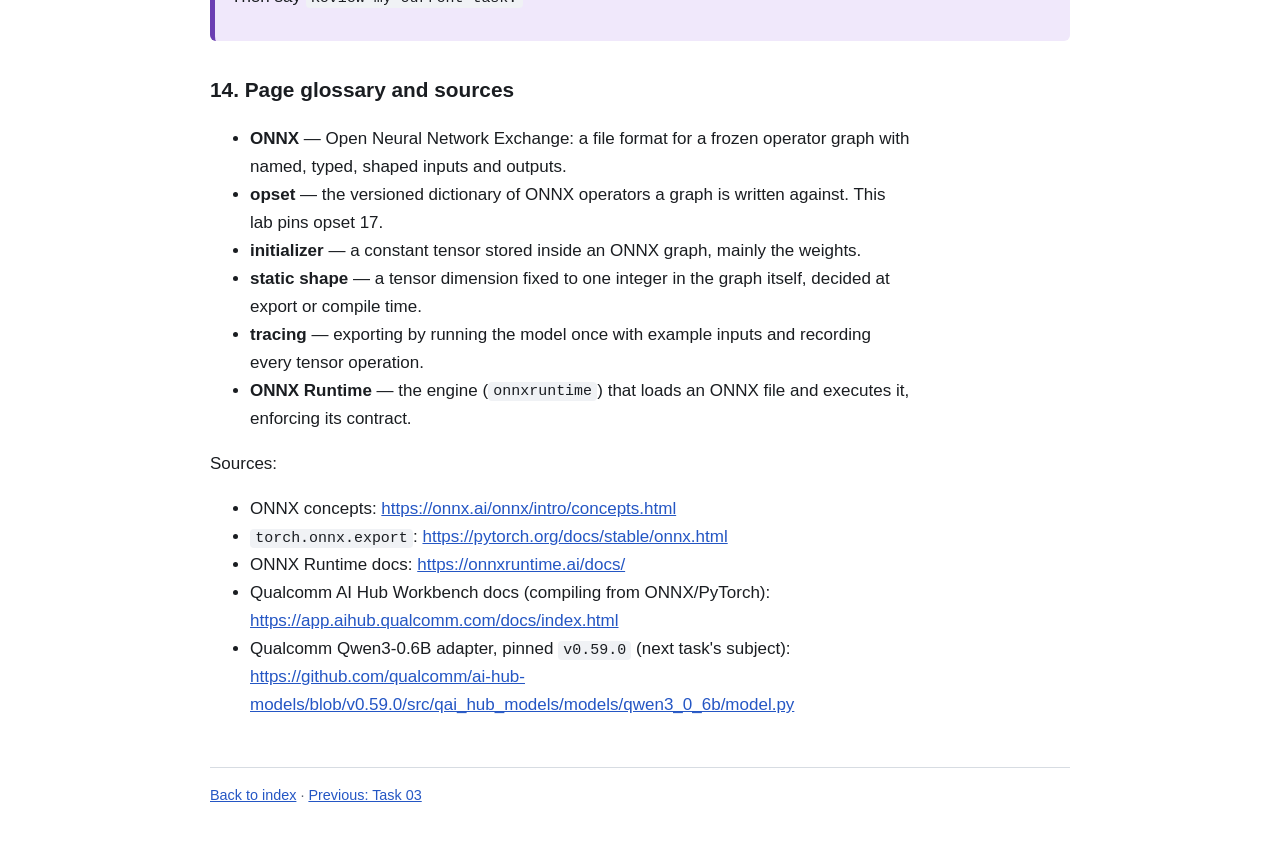
<file: docs/tasks/04-static-graph-contracts-and-onnx.html>
<!DOCTYPE html>
<html lang="en">
<head>
<meta charset="utf-8">
<meta name="viewport" content="width=device-width, initial-scale=1">
<title>Task 04 — Static graph contracts and ONNX</title>
<link rel="stylesheet" href="../assets/styles.css">
</head>
<body>
<nav class="topnav"><div class="inner">
  <a href="../index.html">Index</a>
  <a href="../glossary.html">Glossary</a>
  <a href="../progress.html">Progress</a>
  <a href="03-manual-decoding-and-kv-cache.html">← Task 03</a>
</div></nav>
<main>
<h1>Task 04 — Static graph contracts and ONNX</h1>
<p class="muted">Lab: <code>notebooks/04_static_graphs_and_onnx.ipynb</code> +
<code>src/edge_slm_lab/static_wrapper.py</code> +
<code>src/edge_slm_lab/onnx_tools.py</code> +
<code>tests/test_shape_contracts.py</code> · Estimated time: 2.5–3 hours</p>

<h2 id="why">1. Why this matters for Qualcomm work</h2>
<p>In Task 03 you ran the decode loop in Python. Each step passed a
<code>DynamicCache</code> object back into the model. That object is
Python. An NPU cannot run Python.</p>
<p>A Snapdragon bundle is compiled <strong>ahead of time</strong>. The
compiler must know, before any input exists:</p>
<ul>
<li>every input and output tensor, by <strong>name</strong>;</li>
<li>each tensor's <strong>dtype</strong>;</li>
<li>each tensor's <strong>exact shape</strong>, as plain integers.</li>
</ul>
<p>This full list is the graph's <strong>contract</strong>. With a fixed
contract the compiler can plan memory, pick kernels, and fuse operations
once, at compile time. That is where the NPU speed comes from. The price:
the compiled graph accepts only the shapes it was frozen with.</p>
<p>ONNX is the standard file format for such frozen graphs. Qualcomm's
export path goes through this kind of representation before it becomes a
QNN context binary. In this task you make the freeze visible on a tiny
model you can export in seconds.</p>

<h2 id="outcome">2. What you will understand after this task</h2>
<ul>
<li>Why one model becomes <strong>two graphs</strong>: prefill and decode.</li>
<li>How the hidden KV cache becomes <strong>named input and output
tensors</strong>.</li>
<li>What an ONNX file declares: inputs, outputs, opset, weights as
initializers, and a flat list of operator nodes.</li>
<li>How to check that an exported graph computes the same numbers as
PyTorch, with a stated tolerance.</li>
<li>What happens when an input breaks the contract, and how to read the
error.</li>
<li>The full interface of Qwen3-0.6B's decode step: 57 tensors in,
57 tensors out.</li>
</ul>

<h2 id="prereq">3. Prerequisites</h2>
<ul>
<li>Task 03 complete. You will reuse its facts: prefill cache
<code>[1, 8, 24, 128]</code>, decode input <code>[1, 1]</code>, cache
grows by one per step.</li>
<li>The repo package installed: <code>uv pip install -e .</code>
(done in Task 03).</li>
<li><code>onnx</code> and <code>onnxruntime</code> are already in
<code>requirements-core.txt</code> and installed. No new installs.</li>
<li>The T9 drive mounted (<code>df -h /Volumes/T9</code>). Only Part 5
of the notebook needs it, to read the cached Qwen3-0.6B config.</li>
</ul>

<h2 id="mental-model">4. A simple mental model</h2>
<p>Think of a compiled graph as a sealed machine with labeled sockets.
Every socket has a name and a fixed plug size. Nothing else fits.
Your Task 03 loop, translated to sockets, becomes two machines:</p>
<svg viewBox="0 0 760 260" role="img" aria-label="Prefill graph and decode graph as boxes with named input and output ports" style="max-width:100%;height:auto">
  <style>
    .box{fill:var(--surface,#f5f7f9);stroke:var(--border,#d7dce2);stroke-width:1.5;rx:8}
    .t{font:13px ui-monospace,Menlo,monospace;fill:currentColor}
    .h{font:600 14px -apple-system,sans-serif;fill:currentColor}
    .arrow{stroke:currentColor;stroke-width:1.5;marker-end:url(#a4)}
  </style>
  <defs><marker id="a4" markerWidth="8" markerHeight="8" refX="7" refY="4" orient="auto">
    <path d="M0,0 L8,4 L0,8 z" fill="currentColor"/></marker></defs>
  <rect class="box" x="130" y="20" width="220" height="90" rx="8"/>
  <text class="h" x="240" y="45" text-anchor="middle">prefill graph</text>
  <text class="t" x="240" y="68" text-anchor="middle">frozen at P = 8</text>
  <line class="arrow" x1="20" y1="55" x2="126" y2="55"/>
  <text class="t" x="20" y="45">input_ids [1, 8]</text>
  <line class="arrow" x1="354" y1="45" x2="470" y2="45"/>
  <text class="t" x="480" y="49">logits [1, 8, 128]</text>
  <line class="arrow" x1="354" y1="85" x2="470" y2="85"/>
  <text class="t" x="480" y="80">present_key_0 [1, 2, 8, 16]</text>
  <text class="t" x="480" y="98">… one pair per layer</text>

  <rect class="box" x="130" y="140" width="220" height="100" rx="8"/>
  <text class="h" x="240" y="165" text-anchor="middle">decode graph</text>
  <text class="t" x="240" y="188" text-anchor="middle">frozen at past = 8</text>
  <line class="arrow" x1="20" y1="175" x2="126" y2="175"/>
  <text class="t" x="20" y="165">input_ids [1, 1]</text>
  <line class="arrow" x1="20" y1="215" x2="126" y2="215"/>
  <text class="t" x="20" y="205">past_key_0 [1, 2, 8, 16] …</text>
  <line class="arrow" x1="354" y1="170" x2="470" y2="170"/>
  <text class="t" x="480" y="174">logits [1, 1, 128]</text>
  <line class="arrow" x1="354" y1="210" x2="470" y2="210"/>
  <text class="t" x="480" y="205">present_key_0 [1, 2, 9, 16]</text>
  <text class="t" x="480" y="223">… cache came out longer</text>
</svg>
<p>The cache is no longer a hidden Python object. It goes <em>in</em> as
<code>past_key_i</code> / <code>past_value_i</code> tensors and comes
<em>out</em> as <code>present_key_i</code> / <code>present_value_i</code>
tensors, one token longer. The loop that Task 03 wrote in Python becomes:
run decode graph, take its <code>present_*</code> outputs, feed them back
as the next step's <code>past_*</code> inputs.</p>
<div class="callout key"><span class="label">Key idea</span>
<p>A dynamic model answers "what shapes?" at run time. A static graph
answers it at <strong>export time</strong>, once, forever. Everything a
Snapdragon bundle fixes — context limit, cache layout, prompt lengths —
is this same freeze, applied at compile time. New shape ⇒ new graph.</p></div>

<h2 id="details">5. Exact technical details</h2>
<p>The lab uses the tiny random Qwen3 from the Task 03 tests
(2 layers, 4 query heads, 2 KV heads, head_dim 16, vocab 128). Same layer
type and cache layout as Qwen3-0.6B, tiny numbers, so exports take
seconds. The contract of the two exported graphs, at
<code>PROMPT_LEN = 8</code>:</p>
<table>
<thead><tr><th>Tensor</th><th>Prefill graph</th><th>Decode graph</th></tr></thead>
<tbody>
<tr><td><code>input_ids</code> (in)</td><td><code>[1, 8]</code> int64</td><td><code>[1, 1]</code> int64</td></tr>
<tr><td><code>past_key_i</code> / <code>past_value_i</code> (in)</td><td>— none</td><td><code>[1, 2, 8, 16]</code> float</td></tr>
<tr><td><code>logits</code> (out)</td><td><code>[1, 8, 128]</code> float</td><td><code>[1, 1, 128]</code> float</td></tr>
<tr><td><code>present_key_i</code> / <code>present_value_i</code> (out)</td><td><code>[1, 2, 8, 16]</code></td><td><code>[1, 2, 9, 16]</code></td></tr>
</tbody>
</table>
<p>Three facts about the ONNX file itself:</p>
<ul>
<li><strong>Weights are initializers.</strong> They live inside the file
as constants, not as inputs. So the input list shows only what a caller
must supply.</li>
<li><strong>The opset pins the operator dictionary.</strong> We export
with <code>opset_version=17</code>. Every node (MatMul, Softmax, Concat,
…) means exactly what opset 17 defines.</li>
<li><strong>Export is tracing.</strong> <code>torch.onnx.export</code>
with <code>dynamo=False</code> runs the model once with an example input
and records every tensor operation. Python control flow, the cache
object, and all shape logic disappear. Only the recorded operations
remain, with shapes frozen to the example.</li>
</ul>
<p>Scaled up to the real model, from its config (28 layers, 8 KV heads,
head_dim 128, vocab 151,936), the decode contract at cache length 24 is:</p>
<ul>
<li>inputs: <code>input_ids [1, 1]</code> plus 28 × 2 = 56 cache tensors
<code>[1, 8, 24, 128]</code> → <strong>57 inputs</strong>;</li>
<li>outputs: <code>logits [1, 1, 151936]</code> plus 56 cache tensors
<code>[1, 8, 25, 128]</code> → <strong>57 outputs</strong>.</li>
</ul>
<div class="callout watch"><span class="label">Watch for</span>
<p>Our decode graph is frozen at <em>one</em> cache length. Real bundles
cannot ship one graph per length. They allocate the cache at the
<strong>context limit</strong> and use an attention mask to hide unused
slots. That is why a bundle has a hard context limit: the cache buffers
were sized at compile time. Our lab skips the padding to keep the freeze
itself visible.</p></div>

<h2 id="worked">6. One worked example — the decode wrapper, line by line</h2>
<p>The whole trick of <code>src/edge_slm_lab/static_wrapper.py</code> is
to move the cache across the Python/graph boundary:</p>
<pre><code>class DecodeWrapper(nn.Module):
    def forward(self, input_ids, *past):
        cache = DynamicCache()
        for i in range(self.n_layers):
            cache.update(past[2 * i], past[2 * i + 1], i)
        out = self.model(input_ids=input_ids, past_key_values=cache, use_cache=True)
        return (out.logits, *_flat_kv(out.past_key_values, self.n_layers))</code></pre>
<ul>
<li><code>*past</code> — the cache arrives as plain tensors:
<code>past_key_0, past_value_0, past_key_1, past_value_1</code>.
Plain tensors can be graph inputs. A cache object cannot.</li>
<li><code>cache.update(keys, values, i)</code> — rebuilds the Hugging
Face cache from those tensors, layer by layer. Inside the trace this is
just tensor bookkeeping, so it records cleanly.</li>
<li><code>self.model(...)</code> — the same call your Task 03 loop made.
Nothing about the model changed. Only the interface around it did.</li>
<li><code>return (out.logits, *_flat_kv(...))</code> — flattens the grown
cache back into plain tensors, so the graph can output it.</li>
</ul>
<p>During export, tracing runs this once with example tensors of the
chosen size and records the result. The recorded graph has no loop, no
<code>if</code>, no cache class — check the operator counts in the
notebook: mostly <code>MatMul</code>, <code>Mul</code>, <code>Add</code>,
<code>Softmax</code>, <code>Concat</code>.</p>

<h2 id="think">7. Think before running (optional)</h2>
<p>The decode graph is frozen at past length 8. You feed it the prefill
outputs and get <code>present_key_0</code> of length 9. Can you feed
those outputs straight back into the same graph for a second step?
What would a runtime need instead? (Part 4 shows the refusal; the
optional Part 6 builds the answer.)</p>

<h2 id="handson">8. Hands-on instructions</h2>
<ol>
<li>Make sure the T9 drive is mounted: <code>df -h /Volumes/T9</code>.</li>
<li>Run the tests first this time — they export and check everything in
about a minute:
<pre><code>uv run pytest tests/test_shape_contracts.py -q</code></pre>
Expect <code>6 passed</code>.</li>
<li>Open <code>notebooks/04_static_graphs_and_onnx.ipynb</code> with the
repo's <code>.venv</code> kernel.</li>
<li>Run all cells top to bottom with <code>PROMPT_LEN = 8</code>.</li>
<li>Set <code>PROMPT_LEN = 16</code> in the PARAMETER cell and rerun from
that cell through Part 4.</li>
<li>Continue with Part 5 and the final summary cell.</li>
</ol>
<div class="callout try"><span class="label">Try it</span>
<p>After the rerun at 16, the graph files for 8 still exist in
<code>artifacts/onnx/</code>. In Part 4's cell, change the session path
to <code>tiny_prefill_p8.onnx</code> and feed it your 16-token input.
Read the error. It should name the expected size 8.</p></div>

<h2 id="reading">9. How to read the generated files</h2>
<ul>
<li><code>src/edge_slm_lab/static_wrapper.py</code> — the export side.
<code>tiny_qwen3()</code> builds the small model.
<code>PrefillWrapper</code> / <code>DecodeWrapper</code> change the
interface, not the math. <code>export_prefill</code> /
<code>export_decode</code> freeze one size each. Read the module
docstring first: it states both contracts.</li>
<li><code>src/edge_slm_lab/onnx_tools.py</code> — the inspection side.
<code>graph_io</code> reads the declared interface.
<code>op_counts</code> counts node types.
<code>contract</code> packs everything into one JSON record.
It never runs the model.</li>
<li><code>tests/test_shape_contracts.py</code> — six checks: both
contracts fixed, decode cache grows 8 → 9, prefill and decode match
PyTorch under tolerance <code>1e-4</code>, wrong length rejected, and
the Part 6 single padded graph reproduces the Task 03 dynamic loop.</li>
<li>The notebook glues them together and saves the evidence to
<code>results/</code>.</li>
</ul>

<h2 id="inspect">10. Outputs to inspect</h2>
<ul>
<li><strong>Part 2 contract print</strong> — every shape is a plain
integer list. Find the one difference between the decode graph's
<code>past_key_0</code> and <code>present_key_0</code>: 8 vs 9.
That is Task 03's "cache grows by one," now written into the file
format.</li>
<li><strong>Part 3 diffs</strong> — expect about <code>1e-6</code>,
against the documented tolerance <code>1e-4</code>, and the same
next-token id from both runtimes.</li>
<li><strong>Part 4 error text</strong> — read it fully:
<code>Got invalid dimensions for input: input_ids ... Got: 9
Expected: 8</code>. This is the contract being enforced.</li>
<li><strong>Part 5 print</strong> — 57 inputs, 57 outputs for the real
decode step. The cache is most of the interface.</li>
<li><strong>Files</strong> — <code>results/04_contracts.json</code> with
keys <code>"8"</code>, <code>"16"</code>, and
<code>"qwen3_0_6b_from_config"</code>;
<code>results/04_numeric_match.json</code>;
<code>results/04_summary.json</code> with all checks true.</li>
</ul>

<h2 id="extension">Optional extension — one graph, many steps (Part 6)</h2>
<p>Parts 1–4 leave a fair question: if the cache length is frozen into
the graph, how does a real bundle decode 100 tokens with one graph?
Part 6 of the notebook answers it by building the real design in
miniature. The rule: move everything that varies from
<strong>shapes</strong> into <strong>values</strong>.</p>
<table>
<thead><tr><th>Tensor</th><th>Shape (fixed forever)</th><th>What varies per step</th></tr></thead>
<tbody>
<tr><td><code>input_ids</code> (in)</td><td><code>[1, 1]</code></td><td>the token id</td></tr>
<tr><td><code>position_ids</code> (in)</td><td><code>[1, 1]</code></td><td>the RoPE position of the new token</td></tr>
<tr><td><code>attention_mask</code> (in)</td><td><code>[1, 1, 1, MAX_LEN + 1]</code></td><td>which slots are visible (0.0) vs hidden (a huge negative number)</td></tr>
<tr><td><code>past_key_i</code> / <code>past_value_i</code> (in)</td><td><code>[1, 2, MAX_LEN, 16]</code></td><td>the buffer contents; empty slots stay zero</td></tr>
<tr><td><code>new_key_i</code> / <code>new_value_i</code> (out)</td><td><code>[1, 2, 1, 16]</code></td><td>the new token's K/V only</td></tr>
</tbody>
</table>
<p>The graph never writes the cache. The <strong>host loop</strong>
copies <code>new_key_i</code> into the next free slot of its padded
buffer, advances <code>filled</code> by one, and updates the mask. A
real runtime does this same bookkeeping around the compiled graph. The
mask works by addition: scores of hidden slots get <code>MASK_MIN</code>
added before softmax, so their attention weight becomes zero.</p>
<p>The check at the end is the payoff: 12 tokens through one frozen
graph, token ids identical to Task 03's <code>greedy_decode</code>. And
the context limit appears as a hard assert — slot <code>MAX_LEN</code>
does not exist, so <code>PROMPT_LEN + N_STEPS</code> may not exceed
<code>MAX_LEN = 32</code>. That limit was chosen at export time, exactly
like a bundle's context limit is chosen at compile time.</p>
<p>This part is optional. It writes
<code>results/04_padded_loop.json</code> but is not required by the
completion gate.</p>

<h2 id="mistakes">11. Common mistakes and debugging clues</h2>
<table>
<thead><tr><th>Symptom</th><th>Cause and fix</th></tr></thead>
<tbody>
<tr><td><code>ModuleNotFoundError: No module named 'edge_slm_lab'</code>
or <code>'edge_slm_lab.static_wrapper'</code></td>
<td>The editable install predates the new files or is missing. Run
<code>uv pip install -e .</code>, then restart the kernel.</td></tr>
<tr><td>A wall of <code>TracerWarning</code> lines during export</td>
<td>Expected. Tracing warns that the recording "might not generalize to
other inputs." We do not want it to generalize. A
<code>DeprecationWarning</code> about the legacy TorchScript exporter is
also expected; we pass <code>dynamo=False</code> on purpose for a stable
pinned path.</td></tr>
<tr><td>Part 3 diff bigger than <code>1e-4</code></td>
<td>Make sure the model was not rebuilt between export and comparison
with a different seed. <code>tiny_qwen3()</code> reseeds with
<code>torch.manual_seed(0)</code> every call, so calling it again is
safe. A rebuilt model with other weights makes the graphs stale:
re-run the export cell.</td></tr>
<tr><td><code>INVALID_ARGUMENT ... Got: 17 Expected: 16</code> in a cell
that should pass</td>
<td>You changed <code>PROMPT_LEN</code> but did not rerun the export
cell. The sessions still hold the old files. Rerun from the PARAMETER
cell in order.</td></tr>
<tr><td>Part 5 tries to download</td>
<td><code>HF_HOME</code> was not set before <code>transformers</code>
imported, so the cached config was not found. Restart the kernel and run
the setup cell first.</td></tr>
</tbody>
</table>

<h2 id="check">12. Knowledge check (optional)</h2>
<details><summary>1. Why can't the compiled graph take Task 03's
<code>DynamicCache</code> as an input?</summary>
<p>It is a Python object with methods and state. A graph input must be a
named tensor with a fixed dtype and shape. So the wrapper flattens the
cache into <code>past_key_i</code> / <code>past_value_i</code> tensors.</p></details>
<details><summary>2. The decode graph declares <code>past_key_0
[1, 2, 8, 16]</code> and <code>present_key_0 [1, 2, 9, 16]</code>.
What sentence from Task 03 is this?</summary>
<p>"The cache grows by exactly one token per decode step." Dimension 2 is
the cache length: in at 8, out at 9.</p></details>
<details><summary>3. Where are the model weights in the ONNX file?</summary>
<p>They are initializers: constants stored inside the graph. They are not
inputs, so the declared input list shows only what the caller must
supply.</p></details>
<details><summary>4. For Qwen3-0.6B, why does one decode step have 57
inputs?</summary>
<p>1 for <code>input_ids [1, 1]</code>, plus 2 cache tensors (key and
value) × 28 layers = 56. Total 57. The KV cache is almost the whole
interface.</p></details>
<details><summary>5. A real bundle serves many cache lengths with one
compiled graph. Our lab graph serves exactly one. What closes the
gap?</summary>
<p>The bundle allocates the cache at the context limit at compile time
and masks the unused positions. Fixed buffers, moving fill level. That
is also why the context limit cannot be raised at run time.</p></details>

<h2 id="gate">13. Completion gate</h2>
<div class="callout gate"><span class="label">Completion gate</span>
<p>Task 04 is complete when all of these hold, from real execution
evidence:</p>
<ul>
<li>You ran <code>uv run pytest tests/test_shape_contracts.py -q</code>
and all 6 tests passed.</li>
<li>The notebook ran without errors, including the rerun at
<code>PROMPT_LEN = 16</code>.</li>
<li><code>results/04_contracts.json</code> holds fixed-shape contracts
for keys <code>"8"</code> and <code>"16"</code> plus
<code>"qwen3_0_6b_from_config"</code>.</li>
<li><code>results/04_numeric_match.json</code> shows prefill and decode
max abs diffs under the documented tolerance <code>1e-4</code>, and
<code>wrong_shape_rejected</code> true, at both lengths.</li>
<li><code>results/04_summary.json</code> reports every check
<code>true</code>.</li>
</ul>
<p>Part 6 (the padded single-graph loop) is optional and not part of
this gate.</p>
<p>Then say <code>Review my current task.</code></p></div>

<h2 id="glossary">14. Page glossary and sources</h2>
<ul>
<li><strong>ONNX</strong> — Open Neural Network Exchange: a file format
for a frozen operator graph with named, typed, shaped inputs and
outputs.</li>
<li><strong>opset</strong> — the versioned dictionary of ONNX operators
a graph is written against. This lab pins opset 17.</li>
<li><strong>initializer</strong> — a constant tensor stored inside an
ONNX graph, mainly the weights.</li>
<li><strong>static shape</strong> — a tensor dimension fixed to one
integer in the graph itself, decided at export or compile time.</li>
<li><strong>tracing</strong> — exporting by running the model once with
example inputs and recording every tensor operation.</li>
<li><strong>ONNX Runtime</strong> — the engine (<code>onnxruntime</code>)
that loads an ONNX file and executes it, enforcing its contract.</li>
</ul>
<p>Sources:</p>
<ul>
<li>ONNX concepts: <a href="https://onnx.ai/onnx/intro/concepts.html">https://onnx.ai/onnx/intro/concepts.html</a></li>
<li><code>torch.onnx.export</code>: <a href="https://pytorch.org/docs/stable/onnx.html">https://pytorch.org/docs/stable/onnx.html</a></li>
<li>ONNX Runtime docs: <a href="https://onnxruntime.ai/docs/">https://onnxruntime.ai/docs/</a></li>
<li>Qualcomm AI Hub Workbench docs (compiling from ONNX/PyTorch):
<a href="https://app.aihub.qualcomm.com/docs/index.html">https://app.aihub.qualcomm.com/docs/index.html</a></li>
<li>Qualcomm Qwen3-0.6B adapter, pinned <code>v0.59.0</code> (next task's
subject): <a href="https://github.com/qualcomm/ai-hub-models/blob/v0.59.0/src/qai_hub_models/models/qwen3_0_6b/model.py">https://github.com/qualcomm/ai-hub-models/blob/v0.59.0/src/qai_hub_models/models/qwen3_0_6b/model.py</a></li>
</ul>

<footer><a href="../index.html">Back to index</a> ·
<a href="03-manual-decoding-and-kv-cache.html">Previous: Task 03</a></footer>
</main>
</body>
</html>
</file>
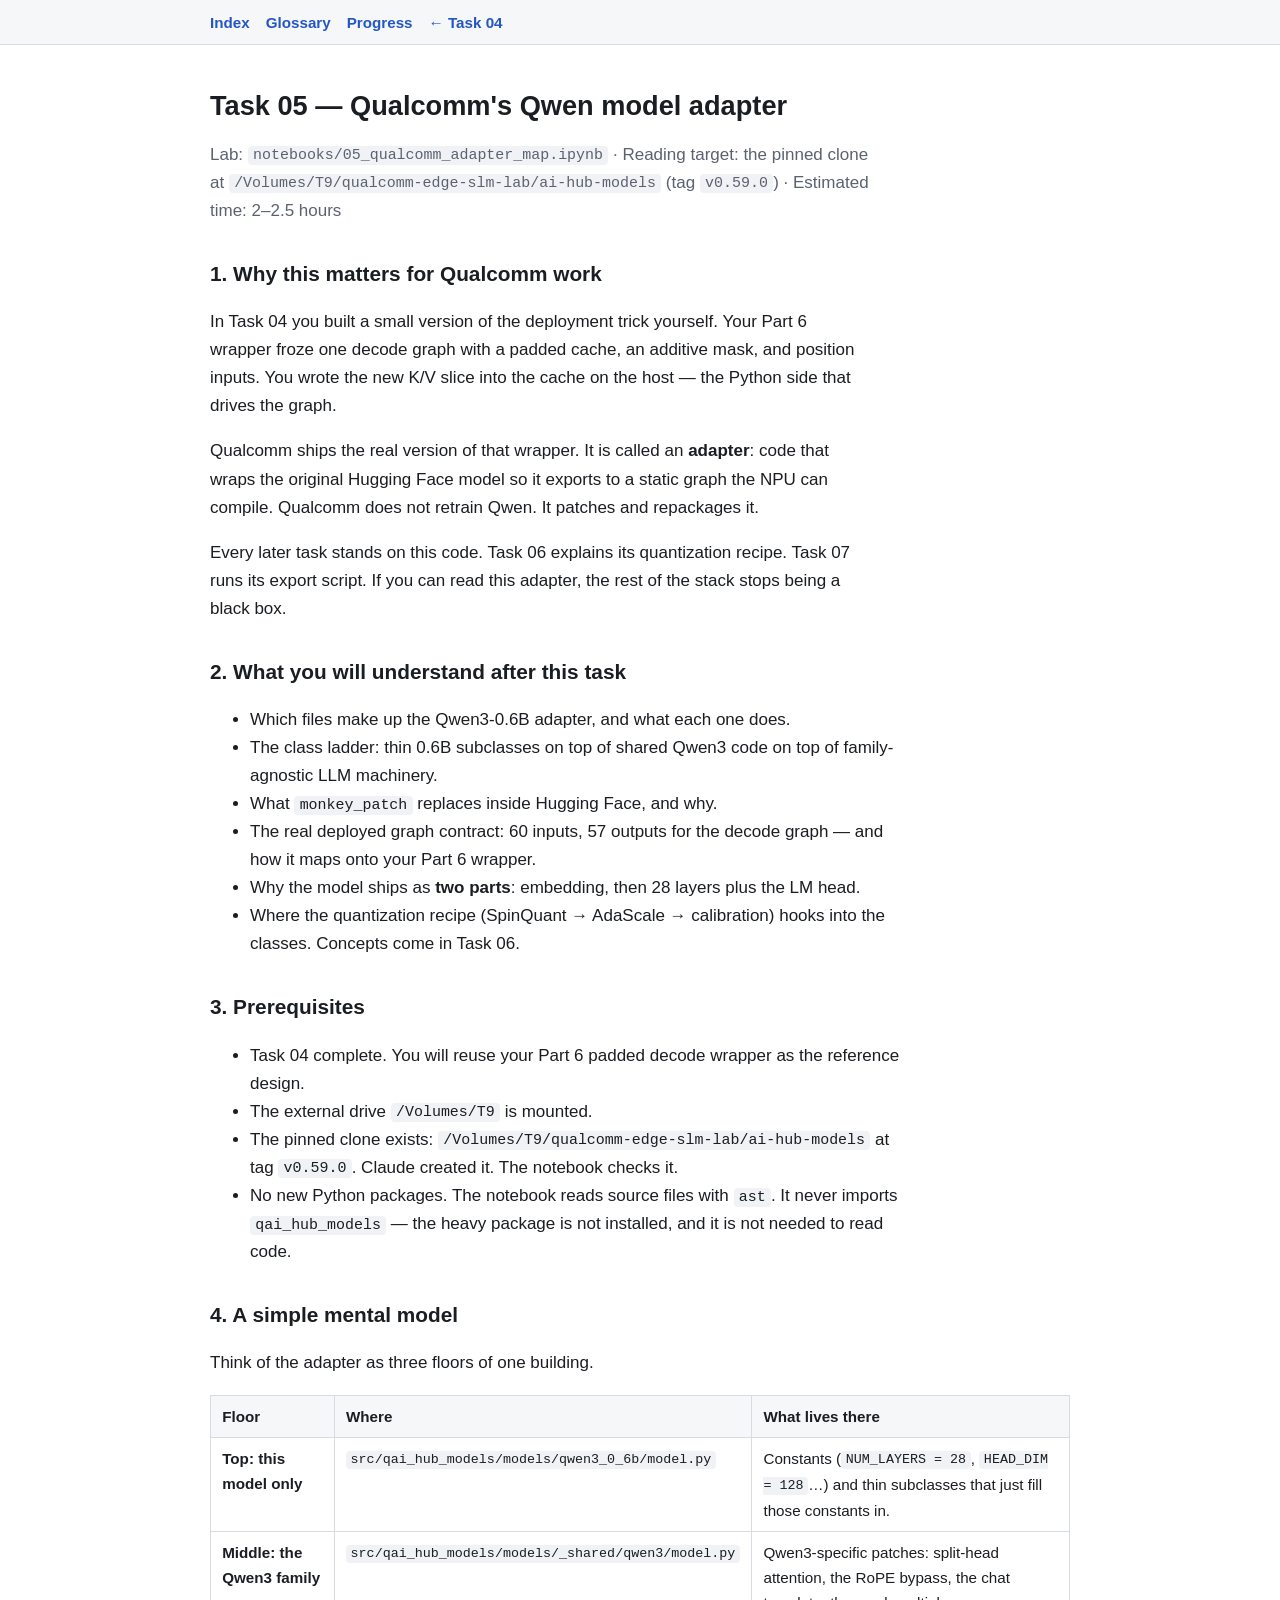
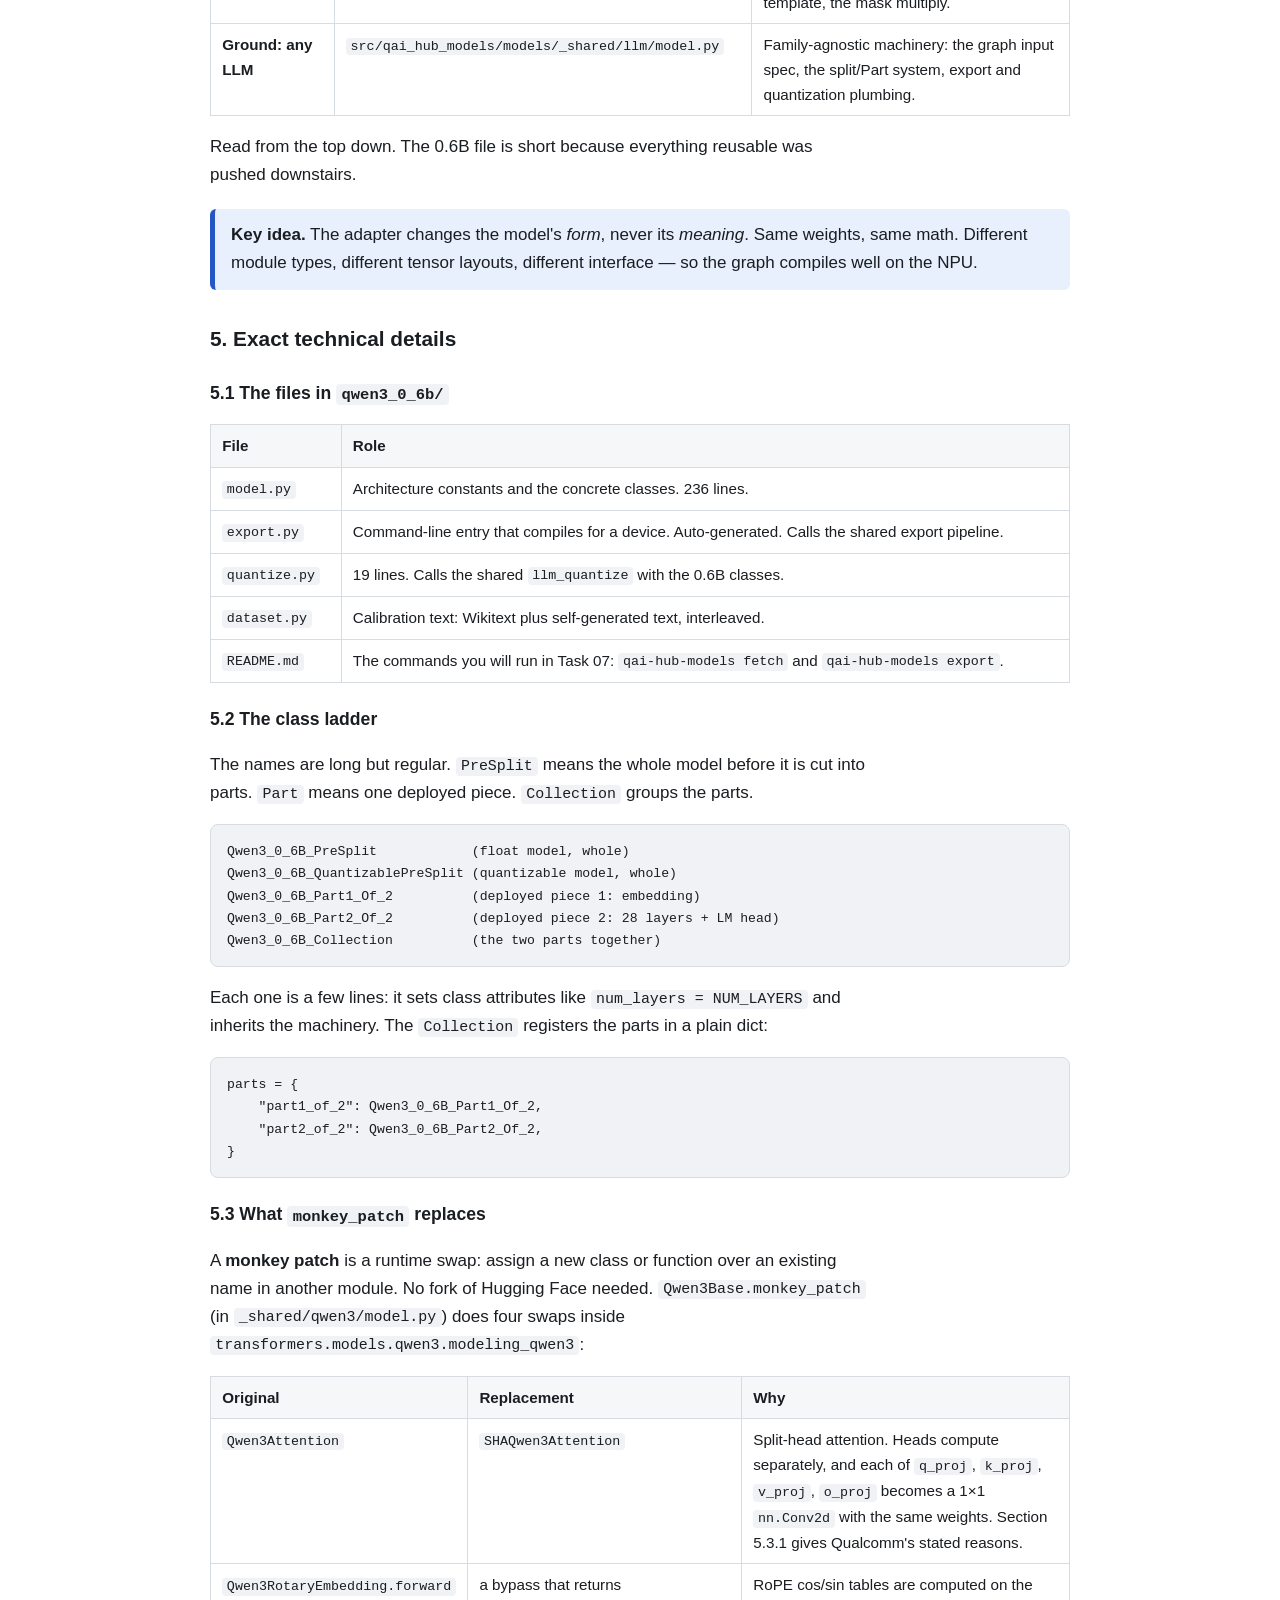
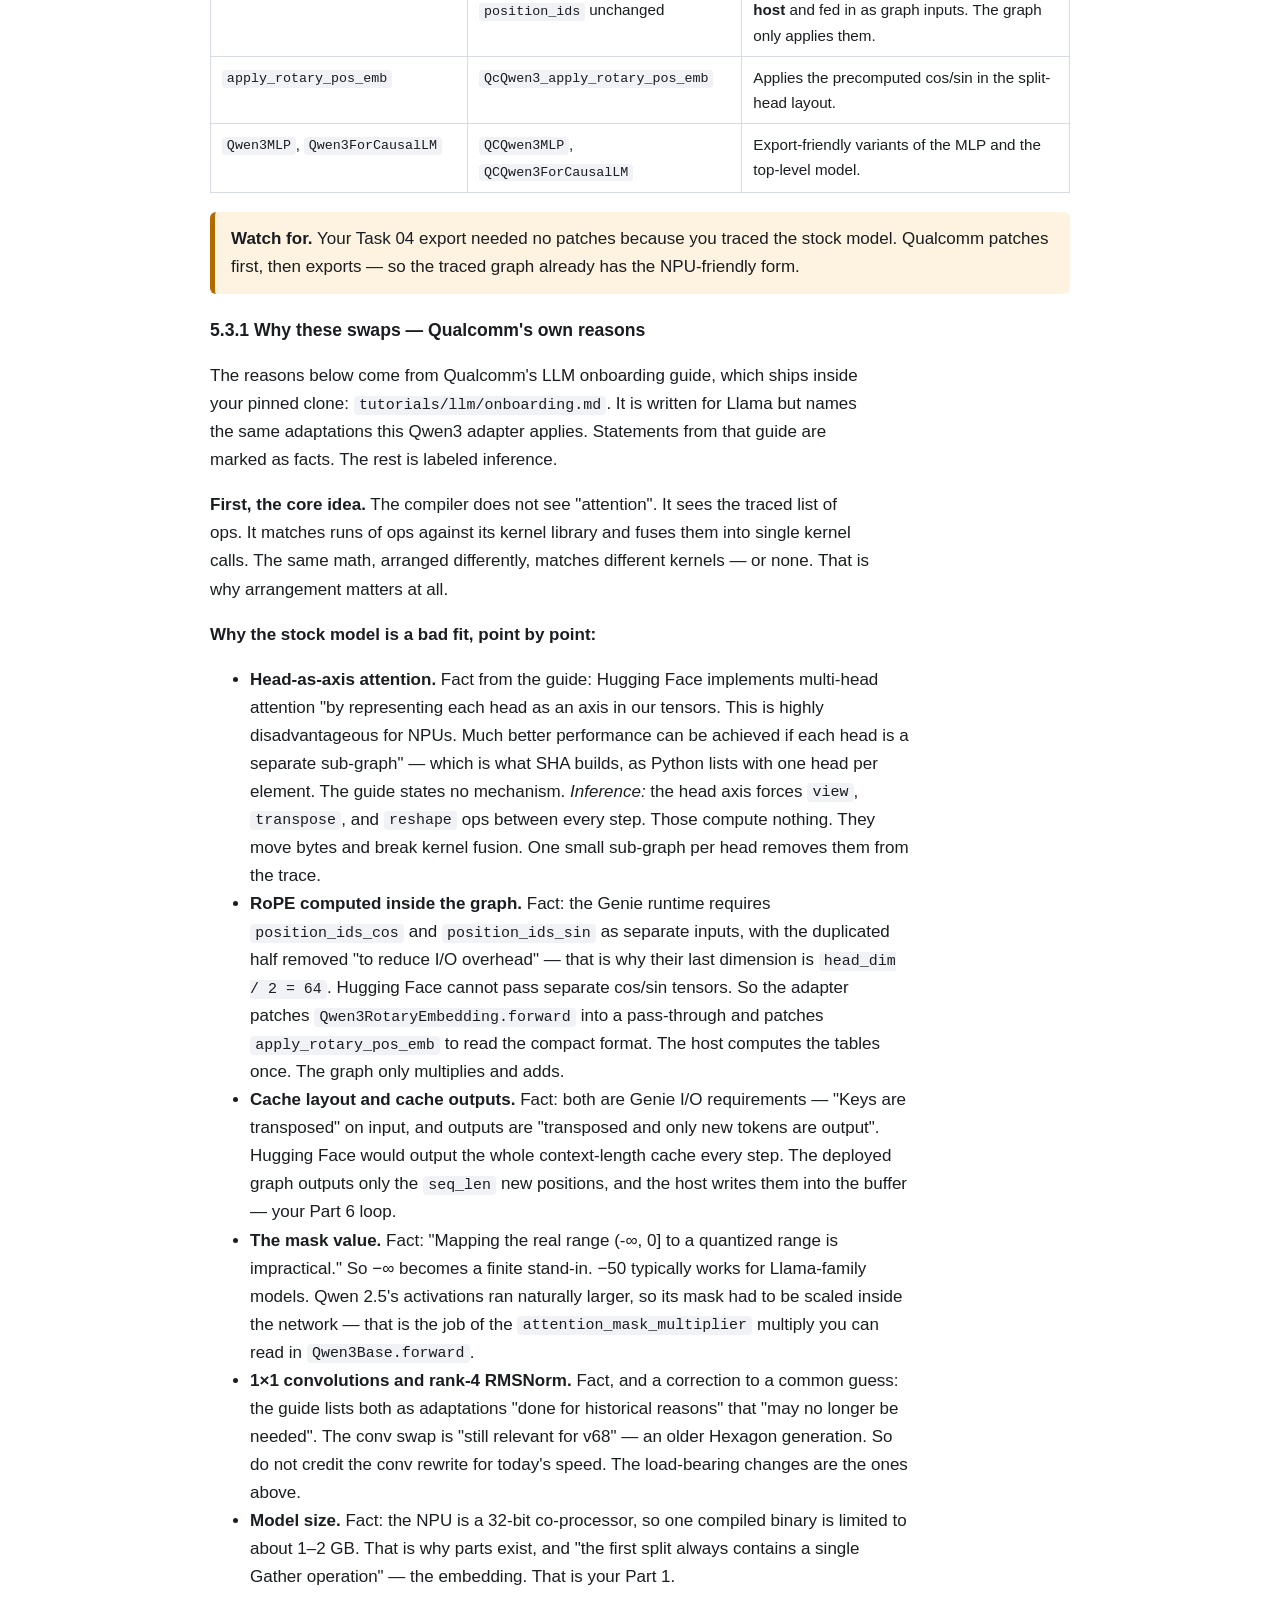
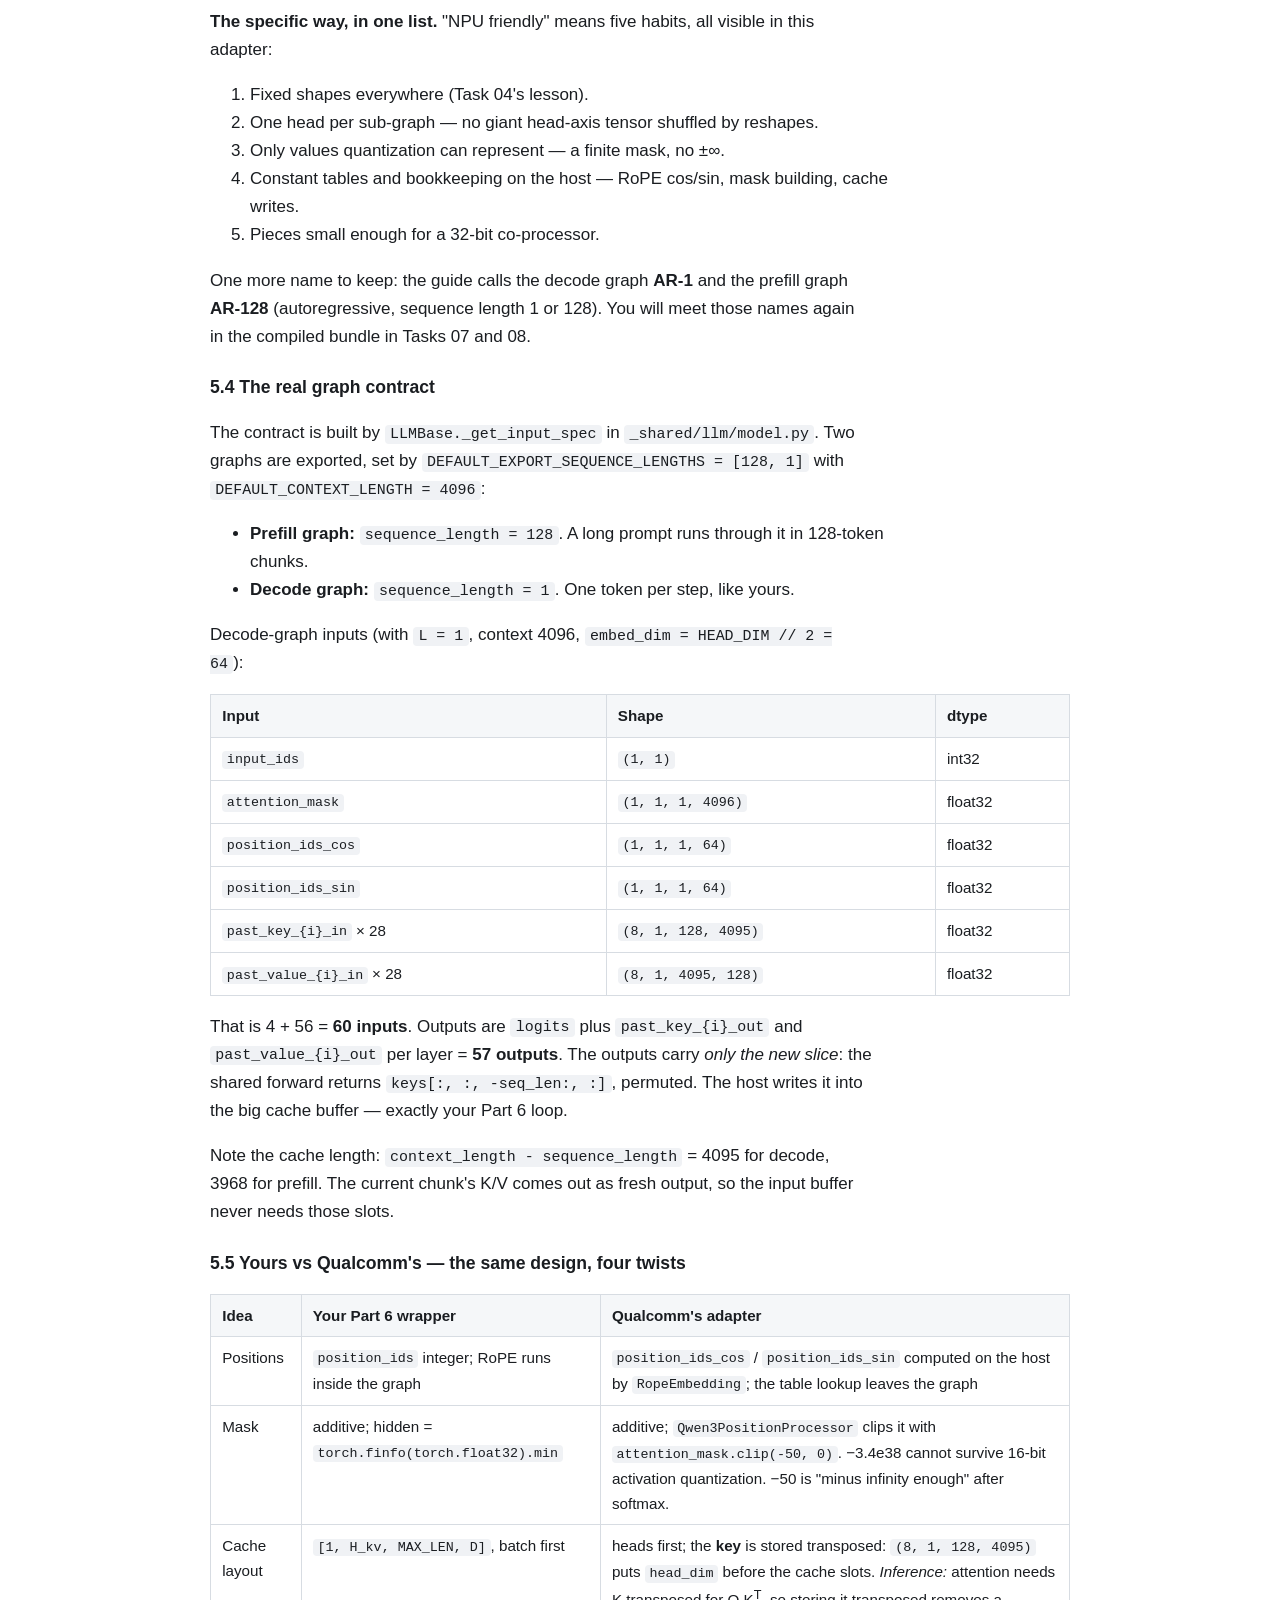
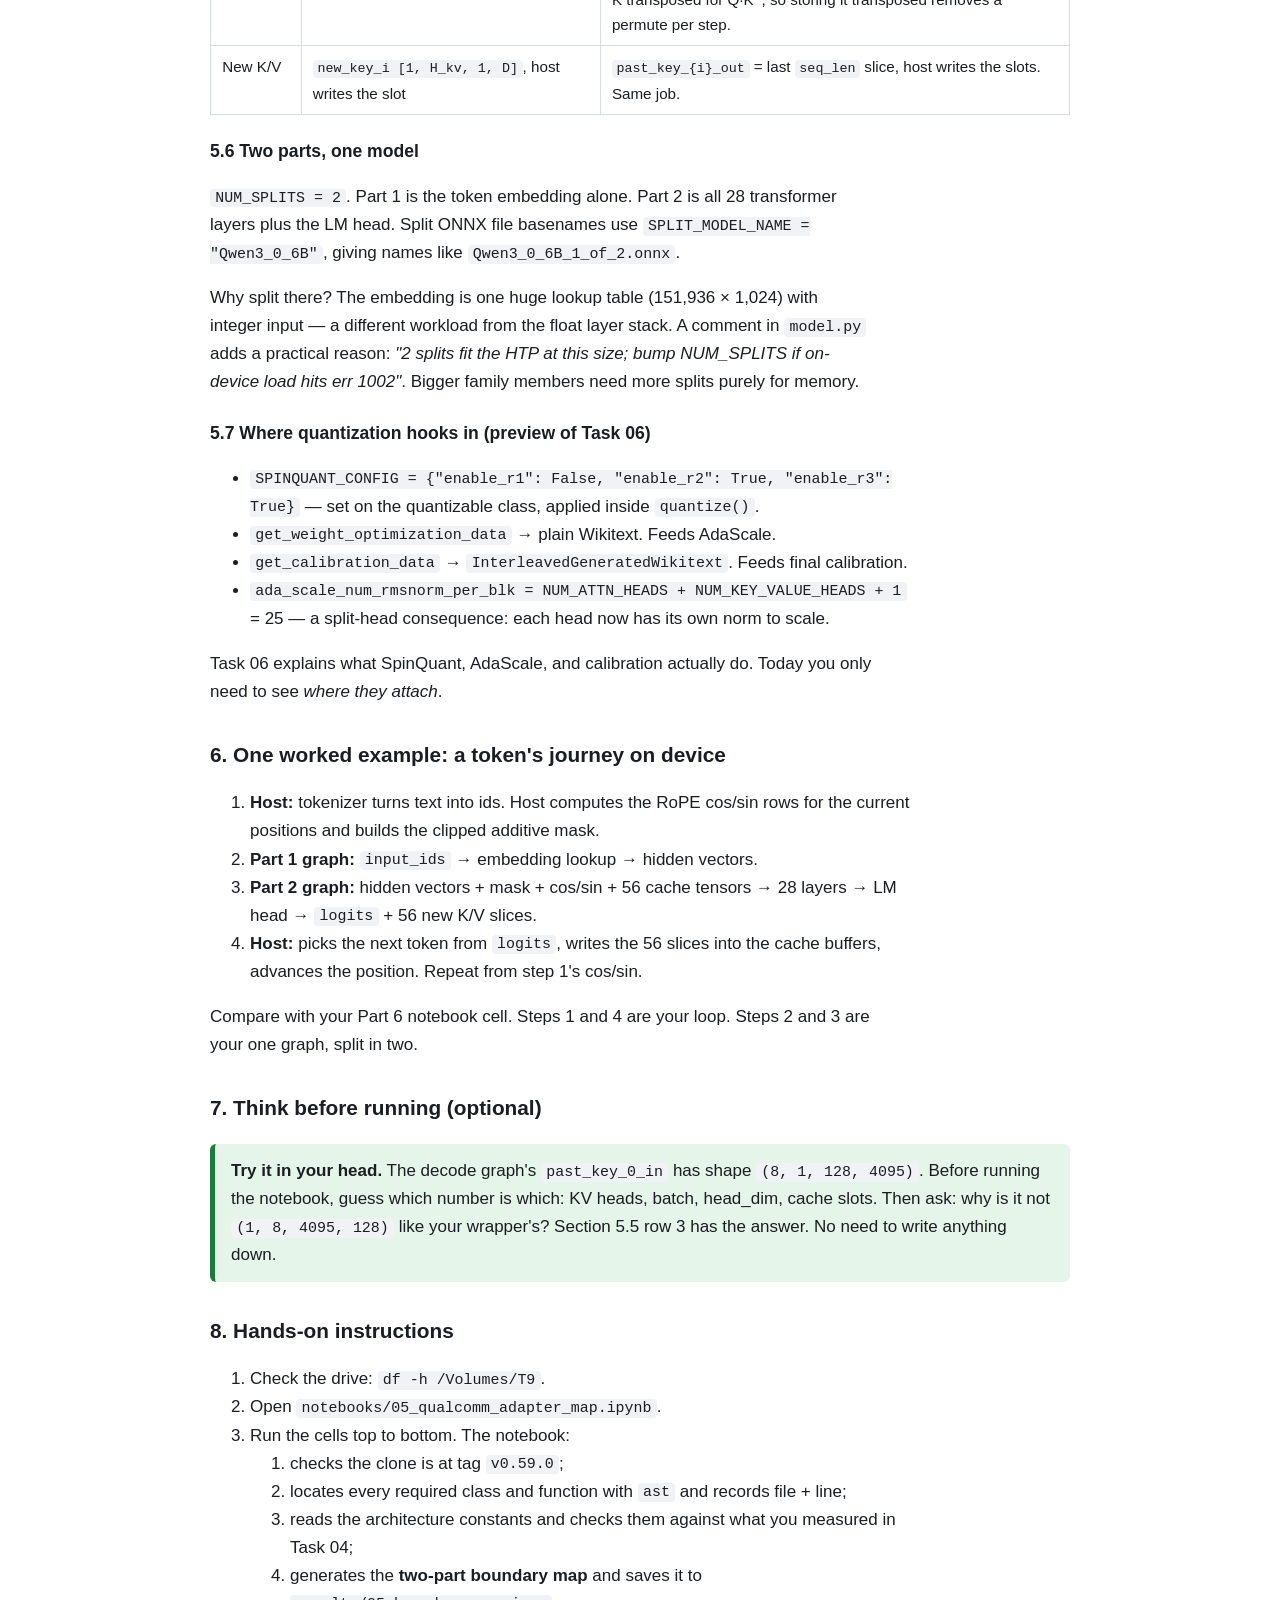
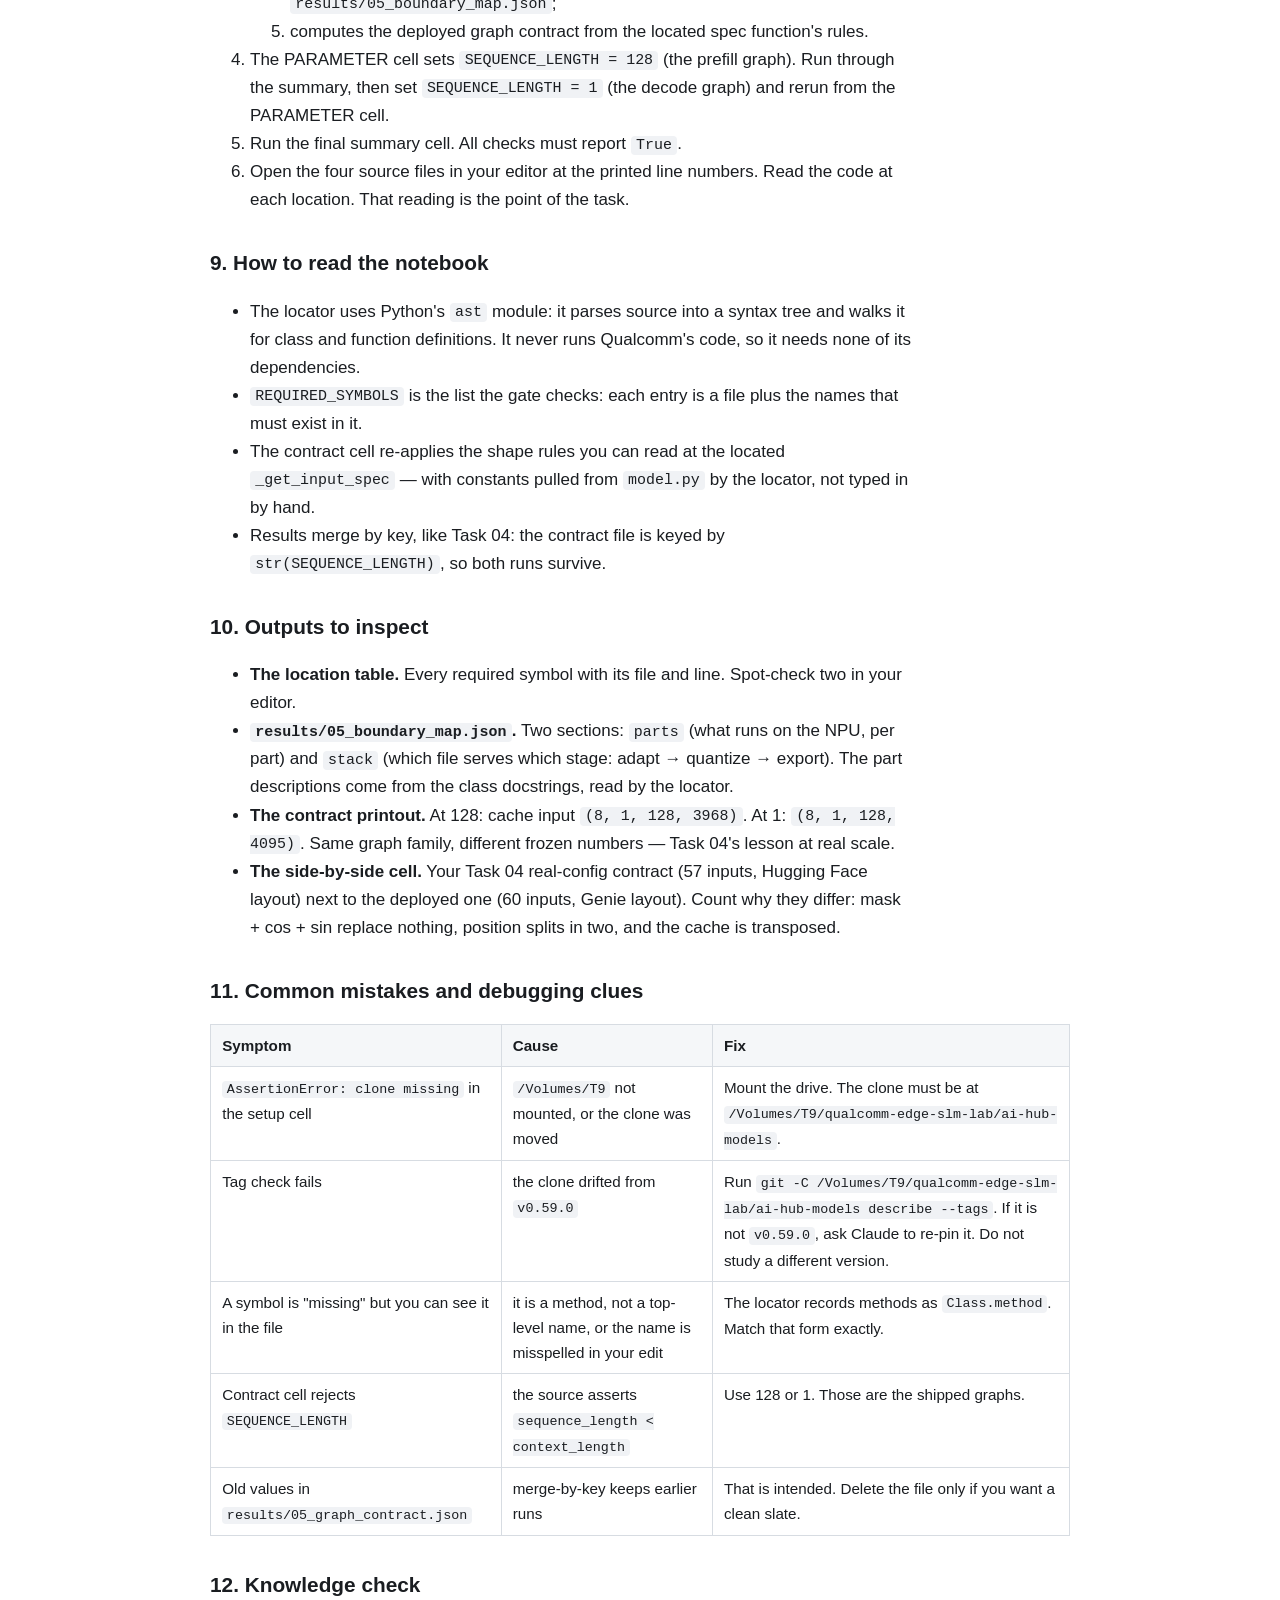
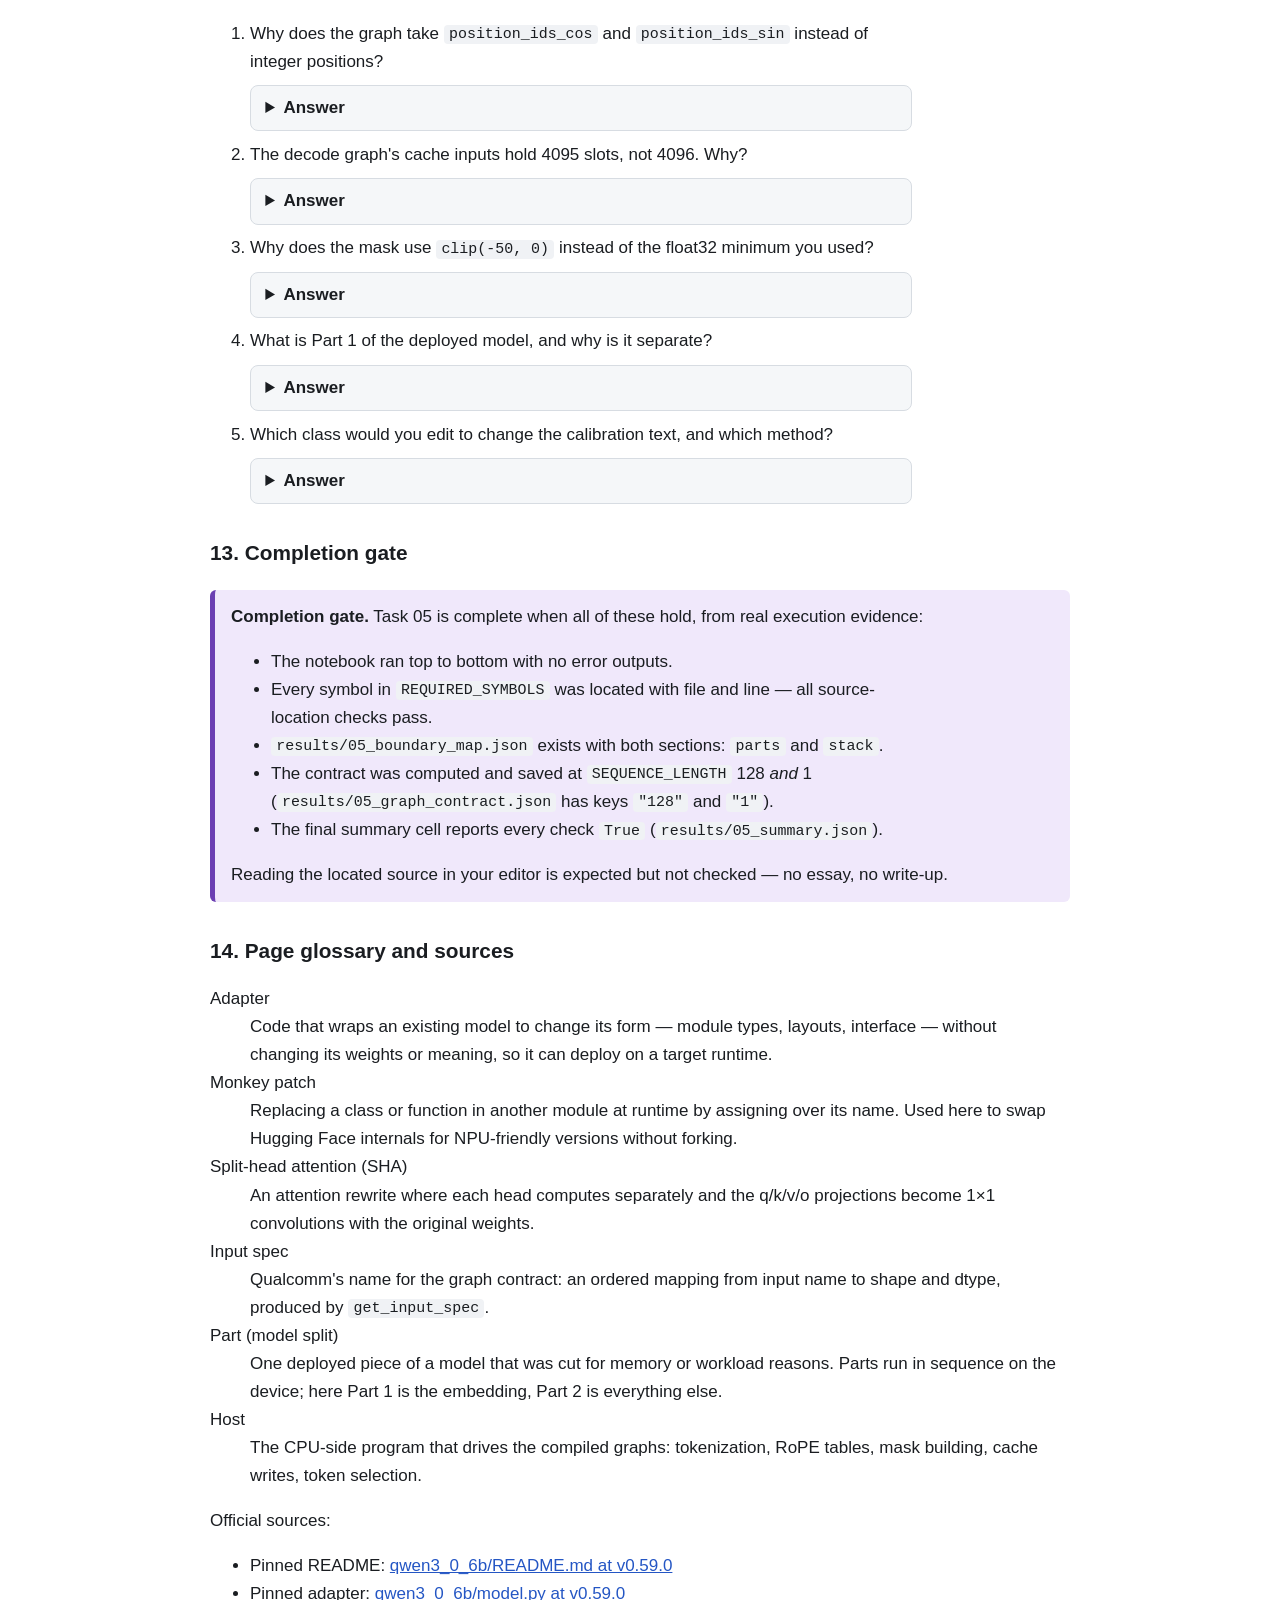
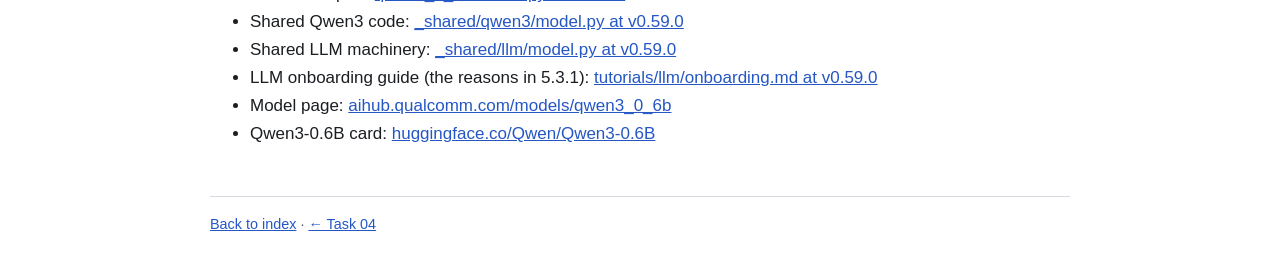
<file: docs/tasks/05-qualcomm-qwen-adapter.html>
<!DOCTYPE html>
<html lang="en">
<head>
<meta charset="utf-8">
<meta name="viewport" content="width=device-width, initial-scale=1">
<title>Task 05 — Qualcomm's Qwen model adapter</title>
<link rel="stylesheet" href="../assets/styles.css">
</head>
<body>
<nav class="topnav"><div class="inner">
  <a href="../index.html">Index</a>
  <a href="../glossary.html">Glossary</a>
  <a href="../progress.html">Progress</a>
  <a href="04-static-graph-contracts-and-onnx.html">← Task 04</a>
</div></nav>
<main>
<h1>Task 05 — Qualcomm's Qwen model adapter</h1>
<p class="muted">Lab: <code>notebooks/05_qualcomm_adapter_map.ipynb</code>
· Reading target: the pinned clone at
<code>/Volumes/T9/qualcomm-edge-slm-lab/ai-hub-models</code> (tag
<code>v0.59.0</code>) · Estimated time: 2–2.5 hours</p>

<h2 id="why">1. Why this matters for Qualcomm work</h2>
<p>In Task 04 you built a small version of the deployment trick yourself.
Your Part 6 wrapper froze one decode graph with a padded cache, an
additive mask, and position inputs. You wrote the new K/V slice into the
cache on the host — the Python side that drives the graph.</p>
<p>Qualcomm ships the real version of that wrapper. It is called an
<strong>adapter</strong>: code that wraps the original Hugging Face model
so it exports to a static graph the NPU can compile. Qualcomm does not
retrain Qwen. It patches and repackages it.</p>
<p>Every later task stands on this code. Task 06 explains its
quantization recipe. Task 07 runs its export script. If you can read this
adapter, the rest of the stack stops being a black box.</p>

<h2 id="outcome">2. What you will understand after this task</h2>
<ul>
<li>Which files make up the Qwen3-0.6B adapter, and what each one does.</li>
<li>The class ladder: thin 0.6B subclasses on top of shared Qwen3 code
on top of family-agnostic LLM machinery.</li>
<li>What <code>monkey_patch</code> replaces inside Hugging Face, and why.</li>
<li>The real deployed graph contract: 60 inputs, 57 outputs for the
decode graph — and how it maps onto your Part 6 wrapper.</li>
<li>Why the model ships as <strong>two parts</strong>: embedding, then
28 layers plus the LM head.</li>
<li>Where the quantization recipe (SpinQuant → AdaScale → calibration)
hooks into the classes. Concepts come in Task 06.</li>
</ul>

<h2 id="prereq">3. Prerequisites</h2>
<ul>
<li>Task 04 complete. You will reuse your Part 6 padded decode wrapper
as the reference design.</li>
<li>The external drive <code>/Volumes/T9</code> is mounted.</li>
<li>The pinned clone exists:
<code>/Volumes/T9/qualcomm-edge-slm-lab/ai-hub-models</code> at tag
<code>v0.59.0</code>. Claude created it. The notebook checks it.</li>
<li>No new Python packages. The notebook reads source files with
<code>ast</code>. It never imports <code>qai_hub_models</code> — the
heavy package is not installed, and it is not needed to read code.</li>
</ul>

<h2 id="mental-model">4. A simple mental model</h2>
<p>Think of the adapter as three floors of one building.</p>
<div class="table-wrap">
<table>
<thead><tr><th>Floor</th><th>Where</th><th>What lives there</th></tr></thead>
<tbody>
<tr><td><strong>Top: this model only</strong></td>
<td><code>src/qai_hub_models/models/qwen3_0_6b/model.py</code></td>
<td>Constants (<code>NUM_LAYERS = 28</code>, <code>HEAD_DIM = 128</code>…)
and thin subclasses that just fill those constants in.</td></tr>
<tr><td><strong>Middle: the Qwen3 family</strong></td>
<td><code>src/qai_hub_models/models/_shared/qwen3/model.py</code></td>
<td>Qwen3-specific patches: split-head attention, the RoPE bypass, the
chat template, the mask multiply.</td></tr>
<tr><td><strong>Ground: any LLM</strong></td>
<td><code>src/qai_hub_models/models/_shared/llm/model.py</code></td>
<td>Family-agnostic machinery: the graph input spec, the split/Part
system, export and quantization plumbing.</td></tr>
</tbody>
</table>
</div>
<p>Read from the top down. The 0.6B file is short because everything
reusable was pushed downstairs.</p>
<div class="callout key"><strong>Key idea.</strong> The adapter changes
the model's <em>form</em>, never its <em>meaning</em>. Same weights, same
math. Different module types, different tensor layouts, different
interface — so the graph compiles well on the NPU.</div>

<h2 id="details">5. Exact technical details</h2>

<h3>5.1 The files in <code>qwen3_0_6b/</code></h3>
<div class="table-wrap">
<table>
<thead><tr><th>File</th><th>Role</th></tr></thead>
<tbody>
<tr><td><code>model.py</code></td><td>Architecture constants and the
concrete classes. 236 lines.</td></tr>
<tr><td><code>export.py</code></td><td>Command-line entry that compiles
for a device. Auto-generated. Calls the shared export pipeline.</td></tr>
<tr><td><code>quantize.py</code></td><td>19 lines. Calls the shared
<code>llm_quantize</code> with the 0.6B classes.</td></tr>
<tr><td><code>dataset.py</code></td><td>Calibration text: Wikitext plus
self-generated text, interleaved.</td></tr>
<tr><td><code>README.md</code></td><td>The commands you will run in
Task 07: <code>qai-hub-models fetch</code> and
<code>qai-hub-models export</code>.</td></tr>
</tbody>
</table>
</div>

<h3>5.2 The class ladder</h3>
<p>The names are long but regular. <code>PreSplit</code> means the whole
model before it is cut into parts. <code>Part</code> means one deployed
piece. <code>Collection</code> groups the parts.</p>
<pre><code>Qwen3_0_6B_PreSplit            (float model, whole)
Qwen3_0_6B_QuantizablePreSplit (quantizable model, whole)
Qwen3_0_6B_Part1_Of_2          (deployed piece 1: embedding)
Qwen3_0_6B_Part2_Of_2          (deployed piece 2: 28 layers + LM head)
Qwen3_0_6B_Collection          (the two parts together)</code></pre>
<p>Each one is a few lines: it sets class attributes like
<code>num_layers = NUM_LAYERS</code> and inherits the machinery.
The <code>Collection</code> registers the parts in a plain dict:</p>
<pre><code>parts = {
    "part1_of_2": Qwen3_0_6B_Part1_Of_2,
    "part2_of_2": Qwen3_0_6B_Part2_Of_2,
}</code></pre>

<h3>5.3 What <code>monkey_patch</code> replaces</h3>
<p>A <strong>monkey patch</strong> is a runtime swap: assign a new class
or function over an existing name in another module. No fork of
Hugging Face needed. <code>Qwen3Base.monkey_patch</code> (in
<code>_shared/qwen3/model.py</code>) does four swaps inside
<code>transformers.models.qwen3.modeling_qwen3</code>:</p>
<div class="table-wrap">
<table>
<thead><tr><th>Original</th><th>Replacement</th><th>Why</th></tr></thead>
<tbody>
<tr><td><code>Qwen3Attention</code></td><td><code>SHAQwen3Attention</code></td>
<td>Split-head attention. Heads compute separately, and each of
<code>q_proj</code>, <code>k_proj</code>, <code>v_proj</code>,
<code>o_proj</code> becomes a 1×1 <code>nn.Conv2d</code> with the same
weights. Section 5.3.1 gives Qualcomm's stated reasons.</td></tr>
<tr><td><code>Qwen3RotaryEmbedding.forward</code></td><td>a bypass that
returns <code>position_ids</code> unchanged</td>
<td>RoPE cos/sin tables are computed on the <strong>host</strong> and fed
in as graph inputs. The graph only applies them.</td></tr>
<tr><td><code>apply_rotary_pos_emb</code></td><td><code>QcQwen3_apply_rotary_pos_emb</code></td>
<td>Applies the precomputed cos/sin in the split-head layout.</td></tr>
<tr><td><code>Qwen3MLP</code>, <code>Qwen3ForCausalLM</code></td>
<td><code>QCQwen3MLP</code>, <code>QCQwen3ForCausalLM</code></td>
<td>Export-friendly variants of the MLP and the top-level model.</td></tr>
</tbody>
</table>
</div>
<div class="callout watch"><strong>Watch for.</strong> Your Task 04
export needed no patches because you traced the stock model. Qualcomm
patches first, then exports — so the traced graph already has the
NPU-friendly form.</div>

<h3 id="why-swaps">5.3.1 Why these swaps — Qualcomm's own reasons</h3>
<p>The reasons below come from Qualcomm's LLM onboarding guide, which
ships inside your pinned clone: <code>tutorials/llm/onboarding.md</code>.
It is written for Llama but names the same adaptations this Qwen3
adapter applies. Statements from that guide are marked as facts. The
rest is labeled inference.</p>

<p><strong>First, the core idea.</strong> The compiler does not see
"attention". It sees the traced list of ops. It matches runs of ops
against its kernel library and fuses them into single kernel calls. The
same math, arranged differently, matches different kernels — or none.
That is why arrangement matters at all.</p>

<p><strong>Why the stock model is a bad fit, point by point:</strong></p>
<ul>
<li><strong>Head-as-axis attention.</strong> Fact from the guide:
Hugging Face implements multi-head attention "by representing each head
as an axis in our tensors. This is highly disadvantageous for NPUs.
Much better performance can be achieved if each head is a separate
sub-graph" — which is what SHA builds, as Python lists with one head
per element. The guide states no mechanism. <em>Inference:</em> the
head axis forces <code>view</code>, <code>transpose</code>, and
<code>reshape</code> ops between every step. Those compute nothing.
They move bytes and break kernel fusion. One small sub-graph per head
removes them from the trace.</li>
<li><strong>RoPE computed inside the graph.</strong> Fact: the Genie
runtime requires <code>position_ids_cos</code> and
<code>position_ids_sin</code> as separate inputs, with the duplicated
half removed "to reduce I/O overhead" — that is why their last
dimension is <code>head_dim / 2 = 64</code>. Hugging Face cannot pass
separate cos/sin tensors. So the adapter patches
<code>Qwen3RotaryEmbedding.forward</code> into a pass-through and
patches <code>apply_rotary_pos_emb</code> to read the compact format.
The host computes the tables once. The graph only multiplies and
adds.</li>
<li><strong>Cache layout and cache outputs.</strong> Fact: both are
Genie I/O requirements — "Keys are transposed" on input, and outputs
are "transposed and only new tokens are output". Hugging Face would
output the whole context-length cache every step. The deployed graph
outputs only the <code>seq_len</code> new positions, and the host
writes them into the buffer — your Part 6 loop.</li>
<li><strong>The mask value.</strong> Fact: "Mapping the real range
(-∞, 0] to a quantized range is impractical." So −∞ becomes a finite
stand-in. −50 typically works for Llama-family models. Qwen 2.5's
activations ran naturally larger, so its mask had to be scaled inside
the network — that is the job of the
<code>attention_mask_multiplier</code> multiply you can read in
<code>Qwen3Base.forward</code>.</li>
<li><strong>1×1 convolutions and rank-4 RMSNorm.</strong> Fact, and a
correction to a common guess: the guide lists both as adaptations
"done for historical reasons" that "may no longer be needed". The conv
swap is "still relevant for v68" — an older Hexagon generation. So do
not credit the conv rewrite for today's speed. The load-bearing changes
are the ones above.</li>
<li><strong>Model size.</strong> Fact: the NPU is a 32-bit
co-processor, so one compiled binary is limited to about 1–2 GB. That
is why parts exist, and "the first split always contains a single
Gather operation" — the embedding. That is your Part 1.</li>
</ul>

<p><strong>The specific way, in one list.</strong> "NPU friendly" means
five habits, all visible in this adapter:</p>
<ol>
<li>Fixed shapes everywhere (Task 04's lesson).</li>
<li>One head per sub-graph — no giant head-axis tensor shuffled by
reshapes.</li>
<li>Only values quantization can represent — a finite mask, no ±∞.</li>
<li>Constant tables and bookkeeping on the host — RoPE cos/sin, mask
building, cache writes.</li>
<li>Pieces small enough for a 32-bit co-processor.</li>
</ol>

<p>One more name to keep: the guide calls the decode graph
<strong>AR-1</strong> and the prefill graph <strong>AR-128</strong>
(autoregressive, sequence length 1 or 128). You will meet those names
again in the compiled bundle in Tasks 07 and 08.</p>

<h3>5.4 The real graph contract</h3>
<p>The contract is built by <code>LLMBase._get_input_spec</code> in
<code>_shared/llm/model.py</code>. Two graphs are exported, set by
<code>DEFAULT_EXPORT_SEQUENCE_LENGTHS = [128, 1]</code> with
<code>DEFAULT_CONTEXT_LENGTH = 4096</code>:</p>
<ul>
<li><strong>Prefill graph:</strong> <code>sequence_length = 128</code>.
A long prompt runs through it in 128-token chunks.</li>
<li><strong>Decode graph:</strong> <code>sequence_length = 1</code>.
One token per step, like yours.</li>
</ul>
<p>Decode-graph inputs (with <code>L = 1</code>, context 4096,
<code>embed_dim = HEAD_DIM // 2 = 64</code>):</p>
<div class="table-wrap">
<table>
<thead><tr><th>Input</th><th>Shape</th><th>dtype</th></tr></thead>
<tbody>
<tr><td><code>input_ids</code></td><td><code>(1, 1)</code></td><td>int32</td></tr>
<tr><td><code>attention_mask</code></td><td><code>(1, 1, 1, 4096)</code></td><td>float32</td></tr>
<tr><td><code>position_ids_cos</code></td><td><code>(1, 1, 1, 64)</code></td><td>float32</td></tr>
<tr><td><code>position_ids_sin</code></td><td><code>(1, 1, 1, 64)</code></td><td>float32</td></tr>
<tr><td><code>past_key_{i}_in</code> × 28</td><td><code>(8, 1, 128, 4095)</code></td><td>float32</td></tr>
<tr><td><code>past_value_{i}_in</code> × 28</td><td><code>(8, 1, 4095, 128)</code></td><td>float32</td></tr>
</tbody>
</table>
</div>
<p>That is 4 + 56 = <strong>60 inputs</strong>. Outputs are
<code>logits</code> plus <code>past_key_{i}_out</code> and
<code>past_value_{i}_out</code> per layer = <strong>57 outputs</strong>.
The outputs carry <em>only the new slice</em>: the shared forward returns
<code>keys[:, :, -seq_len:, :]</code>, permuted. The host writes it into
the big cache buffer — exactly your Part 6 loop.</p>
<p>Note the cache length: <code>context_length - sequence_length</code>
= 4095 for decode, 3968 for prefill. The current chunk's K/V comes out
as fresh output, so the input buffer never needs those slots.</p>

<h3>5.5 Yours vs Qualcomm's — the same design, four twists</h3>
<div class="table-wrap">
<table>
<thead><tr><th>Idea</th><th>Your Part 6 wrapper</th><th>Qualcomm's adapter</th></tr></thead>
<tbody>
<tr><td>Positions</td><td><code>position_ids</code> integer; RoPE runs
inside the graph</td><td><code>position_ids_cos</code> /
<code>position_ids_sin</code> computed on the host by
<code>RopeEmbedding</code>; the table lookup leaves the graph</td></tr>
<tr><td>Mask</td><td>additive; hidden = <code>torch.finfo(torch.float32).min</code></td>
<td>additive; <code>Qwen3PositionProcessor</code> clips it with
<code>attention_mask.clip(-50, 0)</code>. −3.4e38 cannot survive 16-bit
activation quantization. −50 is "minus infinity enough" after softmax.</td></tr>
<tr><td>Cache layout</td><td><code>[1, H_kv, MAX_LEN, D]</code>, batch first</td>
<td>heads first; the <strong>key</strong> is stored transposed:
<code>(8, 1, 128, 4095)</code> puts <code>head_dim</code> before the
cache slots. <em>Inference:</em> attention needs K transposed for
Q·K<sup>T</sup>, so storing it transposed removes a permute per step.</td></tr>
<tr><td>New K/V</td><td><code>new_key_i [1, H_kv, 1, D]</code>, host
writes the slot</td><td><code>past_key_{i}_out</code> = last
<code>seq_len</code> slice, host writes the slots. Same job.</td></tr>
</tbody>
</table>
</div>

<h3>5.6 Two parts, one model</h3>
<p><code>NUM_SPLITS = 2</code>. Part 1 is the token embedding alone.
Part 2 is all 28 transformer layers plus the LM head. Split ONNX file
basenames use <code>SPLIT_MODEL_NAME = "Qwen3_0_6B"</code>, giving names
like <code>Qwen3_0_6B_1_of_2.onnx</code>.</p>
<p>Why split there? The embedding is one huge lookup table
(151,936 × 1,024) with integer input — a different workload from the
float layer stack. A comment in <code>model.py</code> adds a practical
reason: <em>"2 splits fit the HTP at this size; bump NUM_SPLITS if
on-device load hits err 1002"</em>. Bigger family members need more
splits purely for memory.</p>

<h3>5.7 Where quantization hooks in (preview of Task 06)</h3>
<ul>
<li><code>SPINQUANT_CONFIG = {"enable_r1": False, "enable_r2": True,
"enable_r3": True}</code> — set on the quantizable class, applied inside
<code>quantize()</code>.</li>
<li><code>get_weight_optimization_data</code> → plain Wikitext. Feeds
AdaScale.</li>
<li><code>get_calibration_data</code> → <code>InterleavedGeneratedWikitext</code>.
Feeds final calibration.</li>
<li><code>ada_scale_num_rmsnorm_per_blk = NUM_ATTN_HEADS +
NUM_KEY_VALUE_HEADS + 1</code> = 25 — a split-head consequence: each head
now has its own norm to scale.</li>
</ul>
<p>Task 06 explains what SpinQuant, AdaScale, and calibration actually
do. Today you only need to see <em>where they attach</em>.</p>

<h2 id="worked-example">6. One worked example: a token's journey on device</h2>
<ol>
<li><strong>Host:</strong> tokenizer turns text into ids. Host computes
the RoPE cos/sin rows for the current positions and builds the clipped
additive mask.</li>
<li><strong>Part 1 graph:</strong> <code>input_ids</code> → embedding
lookup → hidden vectors.</li>
<li><strong>Part 2 graph:</strong> hidden vectors + mask + cos/sin +
56 cache tensors → 28 layers → LM head → <code>logits</code> + 56 new
K/V slices.</li>
<li><strong>Host:</strong> picks the next token from
<code>logits</code>, writes the 56 slices into the cache buffers,
advances the position. Repeat from step 1's cos/sin.</li>
</ol>
<p>Compare with your Part 6 notebook cell. Steps 1 and 4 are your loop.
Steps 2 and 3 are your one graph, split in two.</p>

<h2 id="think">7. Think before running (optional)</h2>
<div class="callout try"><strong>Try it in your head.</strong> The decode
graph's <code>past_key_0_in</code> has shape <code>(8, 1, 128, 4095)</code>.
Before running the notebook, guess which number is which: KV heads,
batch, head_dim, cache slots. Then ask: why is it not
<code>(1, 8, 4095, 128)</code> like your wrapper's? Section 5.5 row 3 has
the answer. No need to write anything down.</div>

<h2 id="hands-on">8. Hands-on instructions</h2>
<ol>
<li>Check the drive: <code>df -h /Volumes/T9</code>.</li>
<li>Open <code>notebooks/05_qualcomm_adapter_map.ipynb</code>.</li>
<li>Run the cells top to bottom. The notebook:
  <ol>
  <li>checks the clone is at tag <code>v0.59.0</code>;</li>
  <li>locates every required class and function with <code>ast</code>
  and records file + line;</li>
  <li>reads the architecture constants and checks them against what you
  measured in Task 04;</li>
  <li>generates the <strong>two-part boundary map</strong> and saves it
  to <code>results/05_boundary_map.json</code>;</li>
  <li>computes the deployed graph contract from the located spec
  function's rules.</li>
  </ol></li>
<li>The PARAMETER cell sets <code>SEQUENCE_LENGTH = 128</code> (the
prefill graph). Run through the summary, then set
<code>SEQUENCE_LENGTH = 1</code> (the decode graph) and rerun from the
PARAMETER cell.</li>
<li>Run the final summary cell. All checks must report
<code>True</code>.</li>
<li>Open the four source files in your editor at the printed line
numbers. Read the code at each location. That reading is the point of
the task.</li>
</ol>

<h2 id="reading-code">9. How to read the notebook</h2>
<ul>
<li>The locator uses Python's <code>ast</code> module: it parses source
into a syntax tree and walks it for class and function definitions. It
never runs Qualcomm's code, so it needs none of its dependencies.</li>
<li><code>REQUIRED_SYMBOLS</code> is the list the gate checks: each
entry is a file plus the names that must exist in it.</li>
<li>The contract cell re-applies the shape rules you can read at the
located <code>_get_input_spec</code> — with constants pulled from
<code>model.py</code> by the locator, not typed in by hand.</li>
<li>Results merge by key, like Task 04: the contract file is keyed by
<code>str(SEQUENCE_LENGTH)</code>, so both runs survive.</li>
</ul>

<h2 id="inspect">10. Outputs to inspect</h2>
<ul>
<li><strong>The location table.</strong> Every required symbol with its
file and line. Spot-check two in your editor.</li>
<li><strong><code>results/05_boundary_map.json</code>.</strong> Two
sections: <code>parts</code> (what runs on the NPU, per part) and
<code>stack</code> (which file serves which stage: adapt → quantize →
export). The part descriptions come from the class docstrings, read by
the locator.</li>
<li><strong>The contract printout.</strong> At 128: cache input
<code>(8, 1, 128, 3968)</code>. At 1: <code>(8, 1, 128, 4095)</code>.
Same graph family, different frozen numbers — Task 04's lesson at real
scale.</li>
<li><strong>The side-by-side cell.</strong> Your Task 04 real-config
contract (57 inputs, Hugging Face layout) next to the deployed one
(60 inputs, Genie layout). Count why they differ: mask + cos + sin
replace nothing, position splits in two, and the cache is transposed.</li>
</ul>

<h2 id="mistakes">11. Common mistakes and debugging clues</h2>
<div class="table-wrap">
<table>
<thead><tr><th>Symptom</th><th>Cause</th><th>Fix</th></tr></thead>
<tbody>
<tr><td><code>AssertionError: clone missing</code> in the setup cell</td>
<td><code>/Volumes/T9</code> not mounted, or the clone was moved</td>
<td>Mount the drive. The clone must be at
<code>/Volumes/T9/qualcomm-edge-slm-lab/ai-hub-models</code>.</td></tr>
<tr><td>Tag check fails</td><td>the clone drifted from
<code>v0.59.0</code></td><td>Run <code>git -C
/Volumes/T9/qualcomm-edge-slm-lab/ai-hub-models describe --tags</code>.
If it is not <code>v0.59.0</code>, ask Claude to re-pin it. Do not
study a different version.</td></tr>
<tr><td>A symbol is "missing" but you can see it in the file</td>
<td>it is a method, not a top-level name, or the name is misspelled in
your edit</td><td>The locator records methods as
<code>Class.method</code>. Match that form exactly.</td></tr>
<tr><td>Contract cell rejects <code>SEQUENCE_LENGTH</code></td>
<td>the source asserts <code>sequence_length &lt; context_length</code></td>
<td>Use 128 or 1. Those are the shipped graphs.</td></tr>
<tr><td>Old values in <code>results/05_graph_contract.json</code></td>
<td>merge-by-key keeps earlier runs</td><td>That is intended. Delete the
file only if you want a clean slate.</td></tr>
</tbody>
</table>
</div>

<h2 id="quiz">12. Knowledge check</h2>
<ol>
<li>Why does the graph take <code>position_ids_cos</code> and
<code>position_ids_sin</code> instead of integer positions?
<details><summary>Answer</summary>The RoPE table lookup was moved to the
host. <code>monkey_patch</code> bypasses
<code>Qwen3RotaryEmbedding.forward</code>, and
<code>Qwen3PositionProcessor</code> computes cos/sin outside the graph.
The graph only applies them. Less work and fewer op types inside the
compiled graph.</details></li>
<li>The decode graph's cache inputs hold 4095 slots, not 4096. Why?
<details><summary>Answer</summary><code>context_length -
sequence_length</code>. The current token's K/V leaves the graph as
fresh output (<code>past_key_{i}_out</code>), so its slot never needs to
be an input. Your Part 6 wrapper did the same with
<code>new_key_i</code>.</details></li>
<li>Why does the mask use <code>clip(-50, 0)</code> instead of the
float32 minimum you used?
<details><summary>Answer</summary>The deployed model quantizes
activations to 16 bits. A range that must cover −3.4e38 wastes all its
precision. After softmax, −50 already zeroes a position, so it is a safe
stand-in for minus infinity.</details></li>
<li>What is Part 1 of the deployed model, and why is it separate?
<details><summary>Answer</summary>The token embedding alone
(<code>Qwen3_0_6B_Part1_Of_2</code>, <code>part_id = 1</code>). It is a
huge integer-indexed lookup table, a different workload from the float
layer stack, and the split keeps each piece inside HTP memory limits
(the code notes err 1002 when a piece is too big).</details></li>
<li>Which class would you edit to change the calibration text, and which
method?
<details><summary>Answer</summary><code>Qwen3_0_6B_QuantizablePreSplit.get_calibration_data</code>
in <code>qwen3_0_6b/model.py</code>. It currently returns data built
from <code>InterleavedGeneratedWikitext</code>.</details></li>
</ol>

<h2 id="gate">13. Completion gate</h2>
<div class="callout gate"><strong>Completion gate.</strong> Task 05 is
complete when all of these hold, from real execution evidence:
<ul>
<li>The notebook ran top to bottom with no error outputs.</li>
<li>Every symbol in <code>REQUIRED_SYMBOLS</code> was located with file
and line — all source-location checks pass.</li>
<li><code>results/05_boundary_map.json</code> exists with both sections:
<code>parts</code> and <code>stack</code>.</li>
<li>The contract was computed and saved at
<code>SEQUENCE_LENGTH</code> 128 <em>and</em> 1
(<code>results/05_graph_contract.json</code> has keys
<code>"128"</code> and <code>"1"</code>).</li>
<li>The final summary cell reports every check <code>True</code>
(<code>results/05_summary.json</code>).</li>
</ul>
Reading the located source in your editor is expected but not checked —
no essay, no write-up.</div>

<h2 id="glossary-sources">14. Page glossary and sources</h2>
<dl>
<dt>Adapter</dt><dd>Code that wraps an existing model to change its
form — module types, layouts, interface — without changing its weights
or meaning, so it can deploy on a target runtime.</dd>
<dt>Monkey patch</dt><dd>Replacing a class or function in another module
at runtime by assigning over its name. Used here to swap Hugging Face
internals for NPU-friendly versions without forking.</dd>
<dt>Split-head attention (SHA)</dt><dd>An attention rewrite where each
head computes separately and the q/k/v/o projections become 1×1
convolutions with the original weights.</dd>
<dt>Input spec</dt><dd>Qualcomm's name for the graph contract: an
ordered mapping from input name to shape and dtype, produced by
<code>get_input_spec</code>.</dd>
<dt>Part (model split)</dt><dd>One deployed piece of a model that was
cut for memory or workload reasons. Parts run in sequence on the device;
here Part 1 is the embedding, Part 2 is everything else.</dd>
<dt>Host</dt><dd>The CPU-side program that drives the compiled graphs:
tokenization, RoPE tables, mask building, cache writes, token
selection.</dd>
</dl>
<p>Official sources:</p>
<ul>
<li>Pinned README:
<a href="https://github.com/qualcomm/ai-hub-models/blob/v0.59.0/src/qai_hub_models/models/qwen3_0_6b/README.md">qwen3_0_6b/README.md at v0.59.0</a></li>
<li>Pinned adapter:
<a href="https://github.com/qualcomm/ai-hub-models/blob/v0.59.0/src/qai_hub_models/models/qwen3_0_6b/model.py">qwen3_0_6b/model.py at v0.59.0</a></li>
<li>Shared Qwen3 code:
<a href="https://github.com/qualcomm/ai-hub-models/blob/v0.59.0/src/qai_hub_models/models/_shared/qwen3/model.py">_shared/qwen3/model.py at v0.59.0</a></li>
<li>Shared LLM machinery:
<a href="https://github.com/qualcomm/ai-hub-models/blob/v0.59.0/src/qai_hub_models/models/_shared/llm/model.py">_shared/llm/model.py at v0.59.0</a></li>
<li>LLM onboarding guide (the reasons in 5.3.1):
<a href="https://github.com/qualcomm/ai-hub-models/blob/v0.59.0/tutorials/llm/onboarding.md">tutorials/llm/onboarding.md at v0.59.0</a></li>
<li>Model page: <a href="https://aihub.qualcomm.com/models/qwen3_0_6b">aihub.qualcomm.com/models/qwen3_0_6b</a></li>
<li>Qwen3-0.6B card: <a href="https://huggingface.co/Qwen/Qwen3-0.6B">huggingface.co/Qwen/Qwen3-0.6B</a></li>
</ul>

<footer><a href="../index.html">Back to index</a> ·
<a href="04-static-graph-contracts-and-onnx.html">← Task 04</a></footer>
</main>
</body>
</html>
</file>
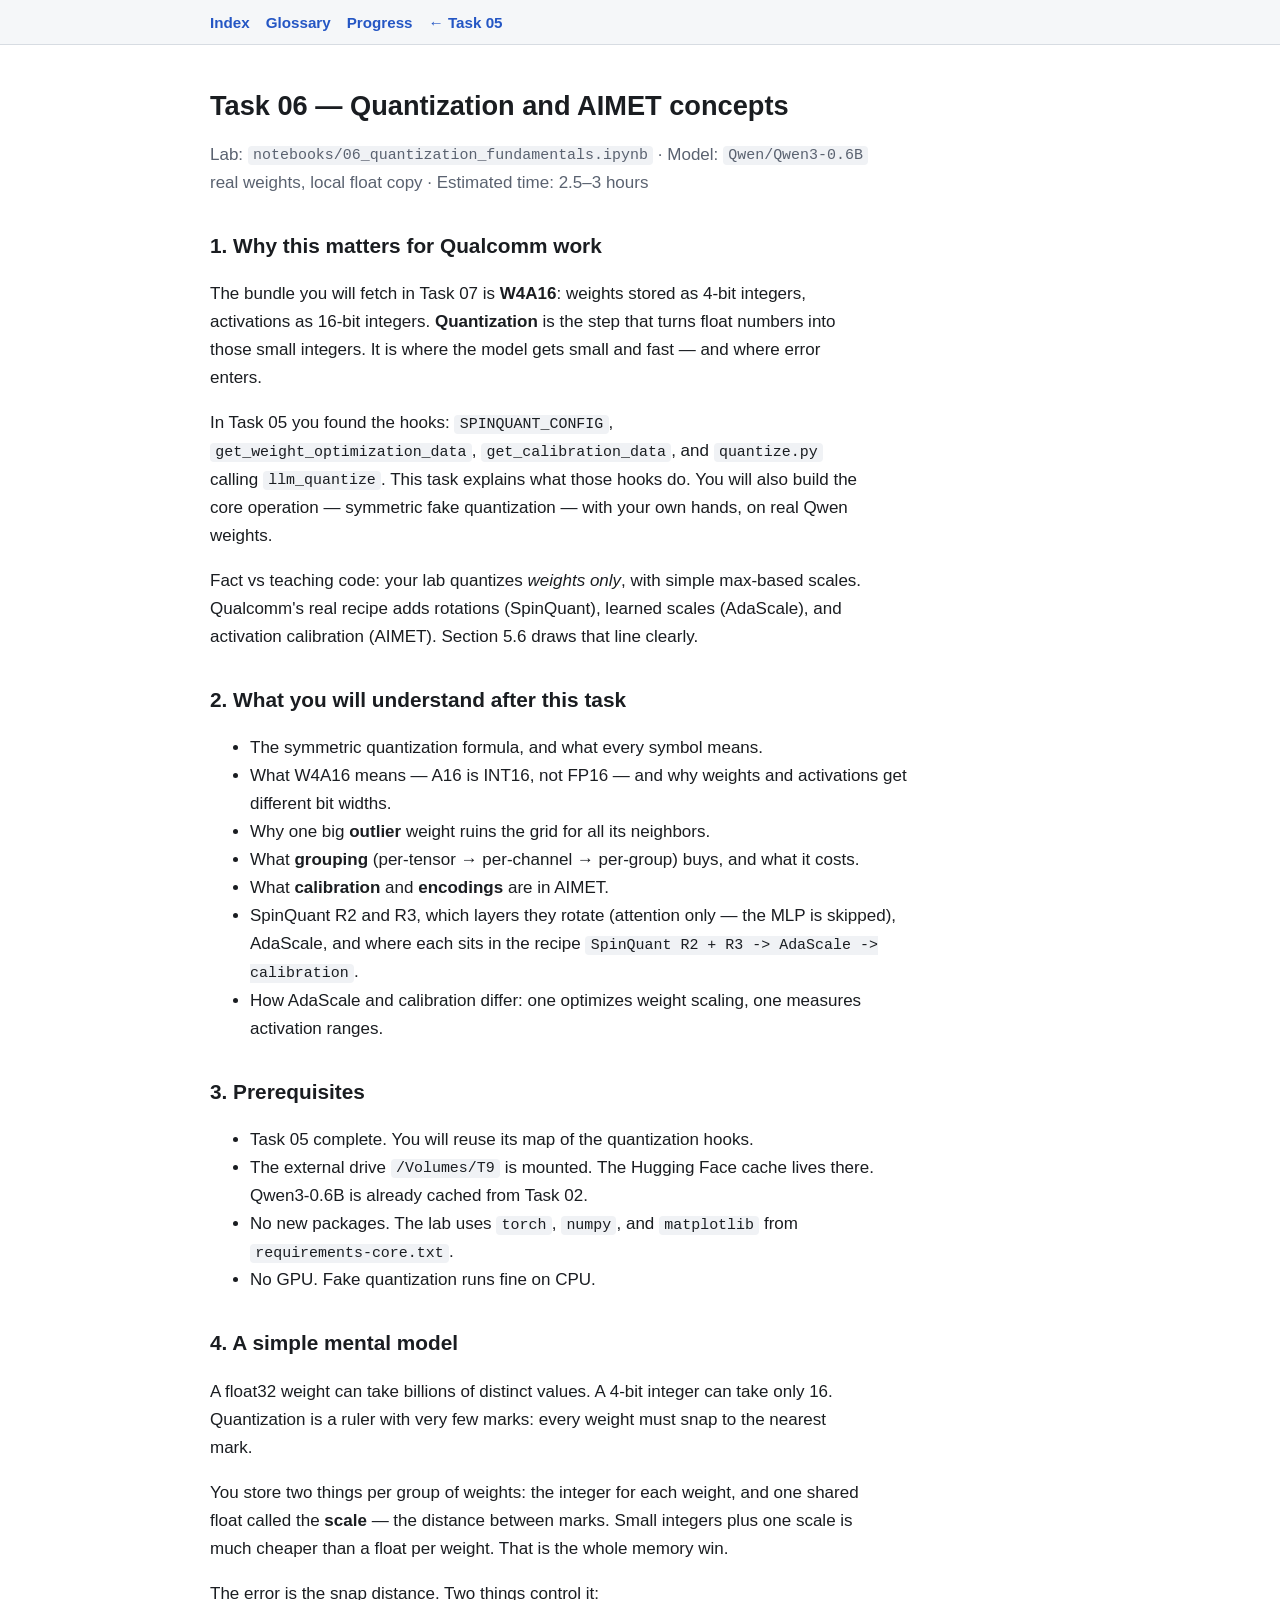
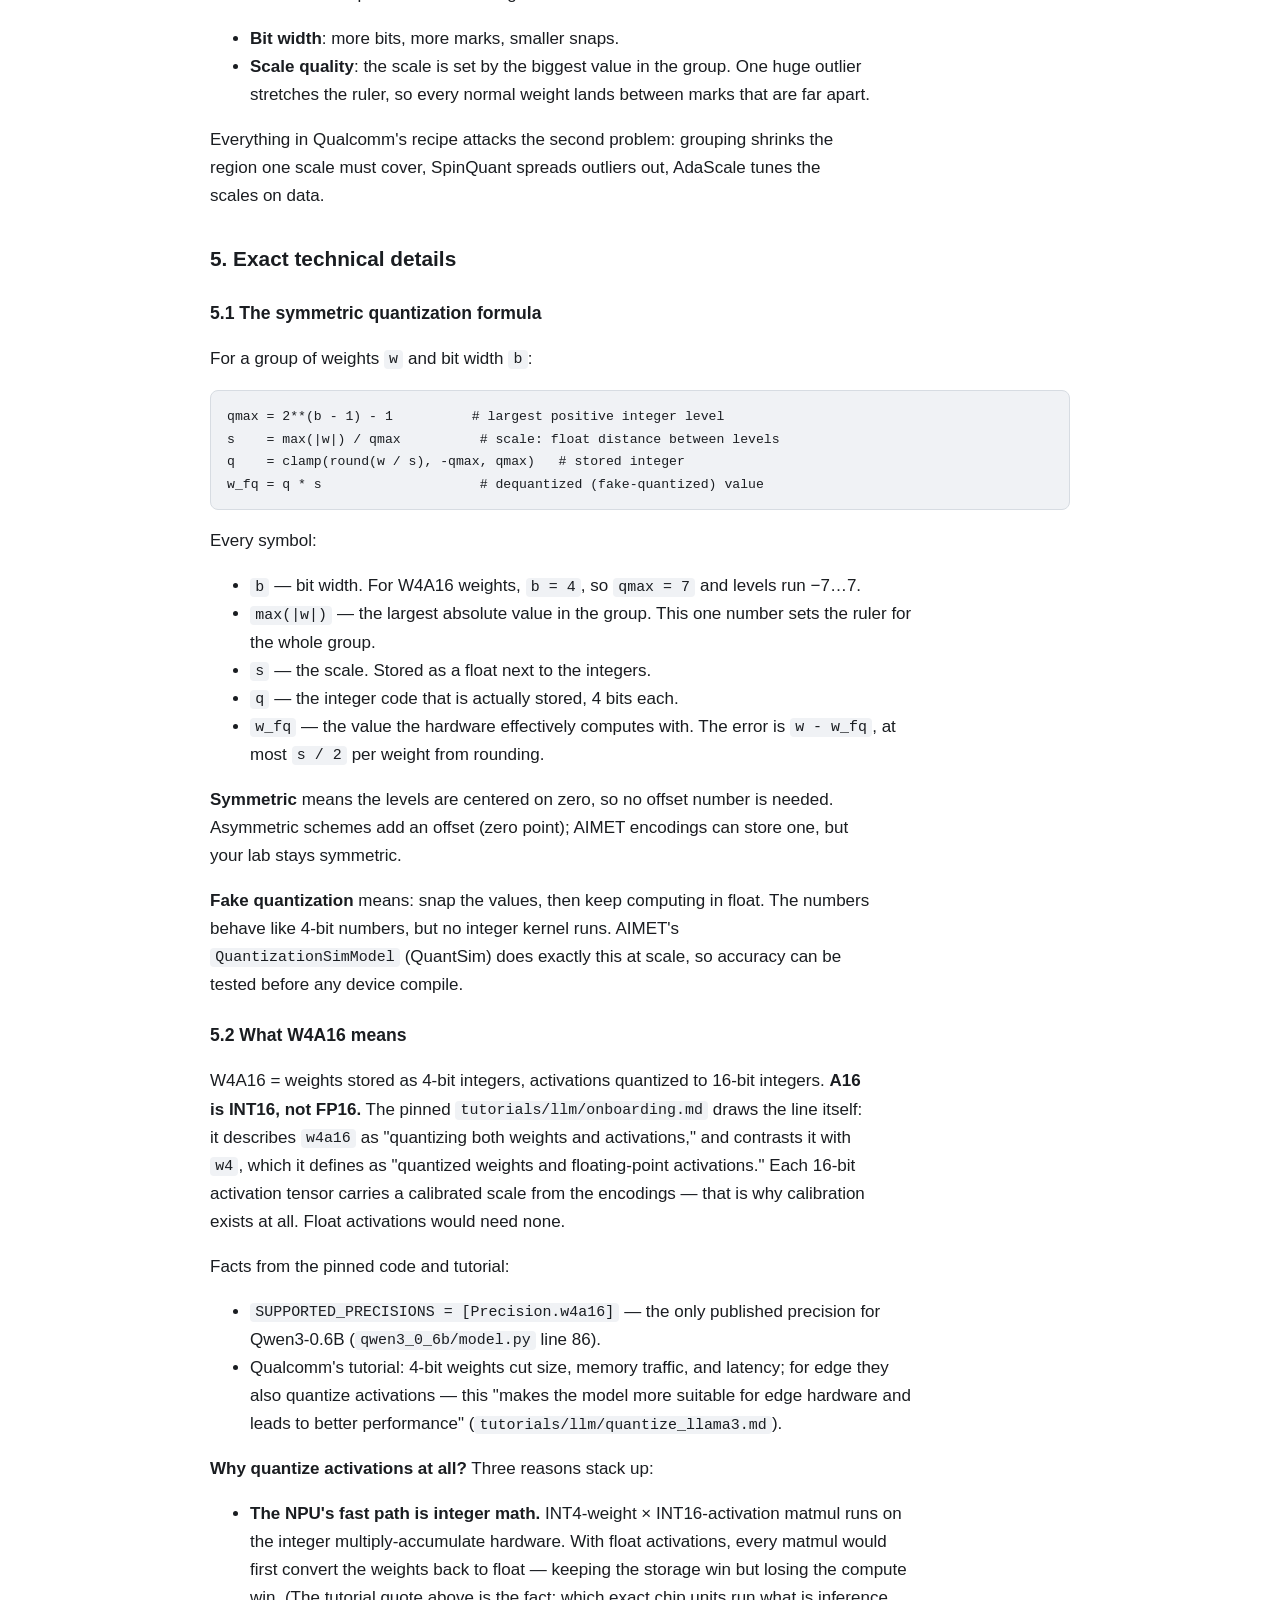
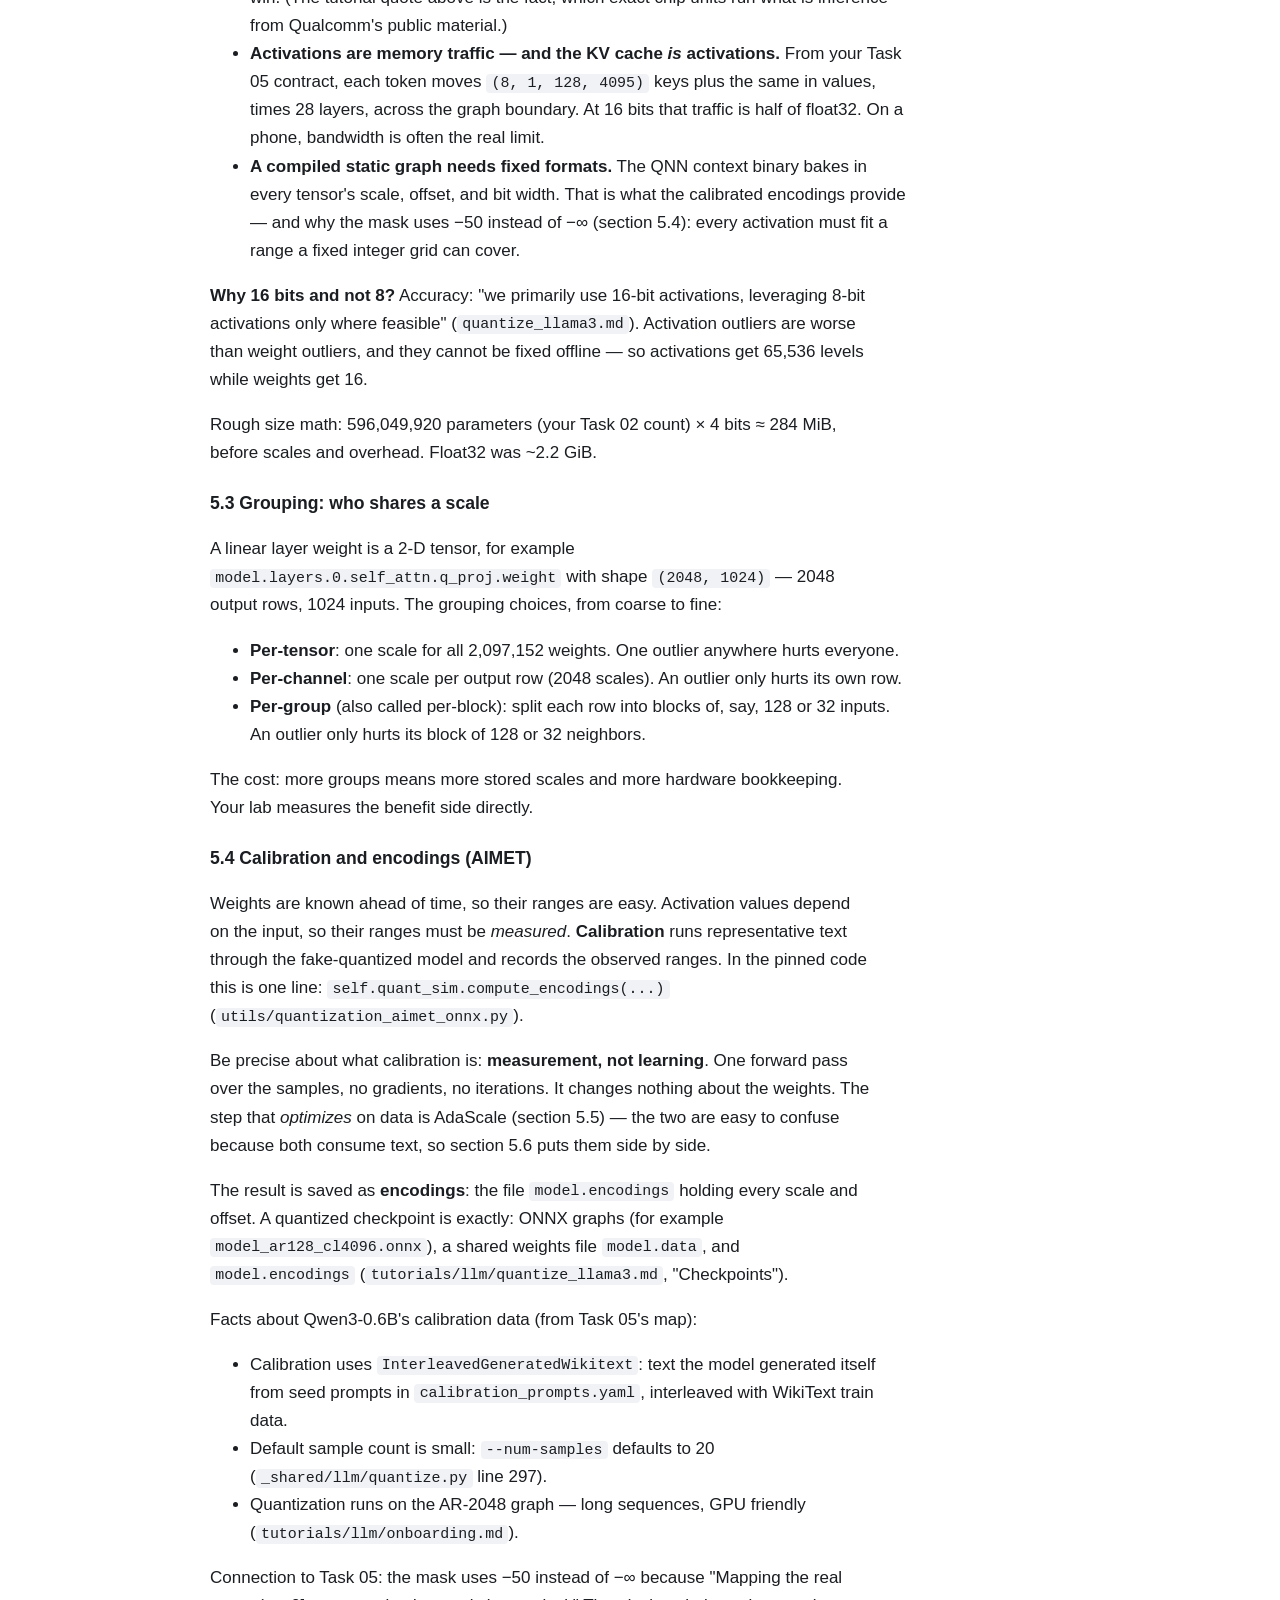
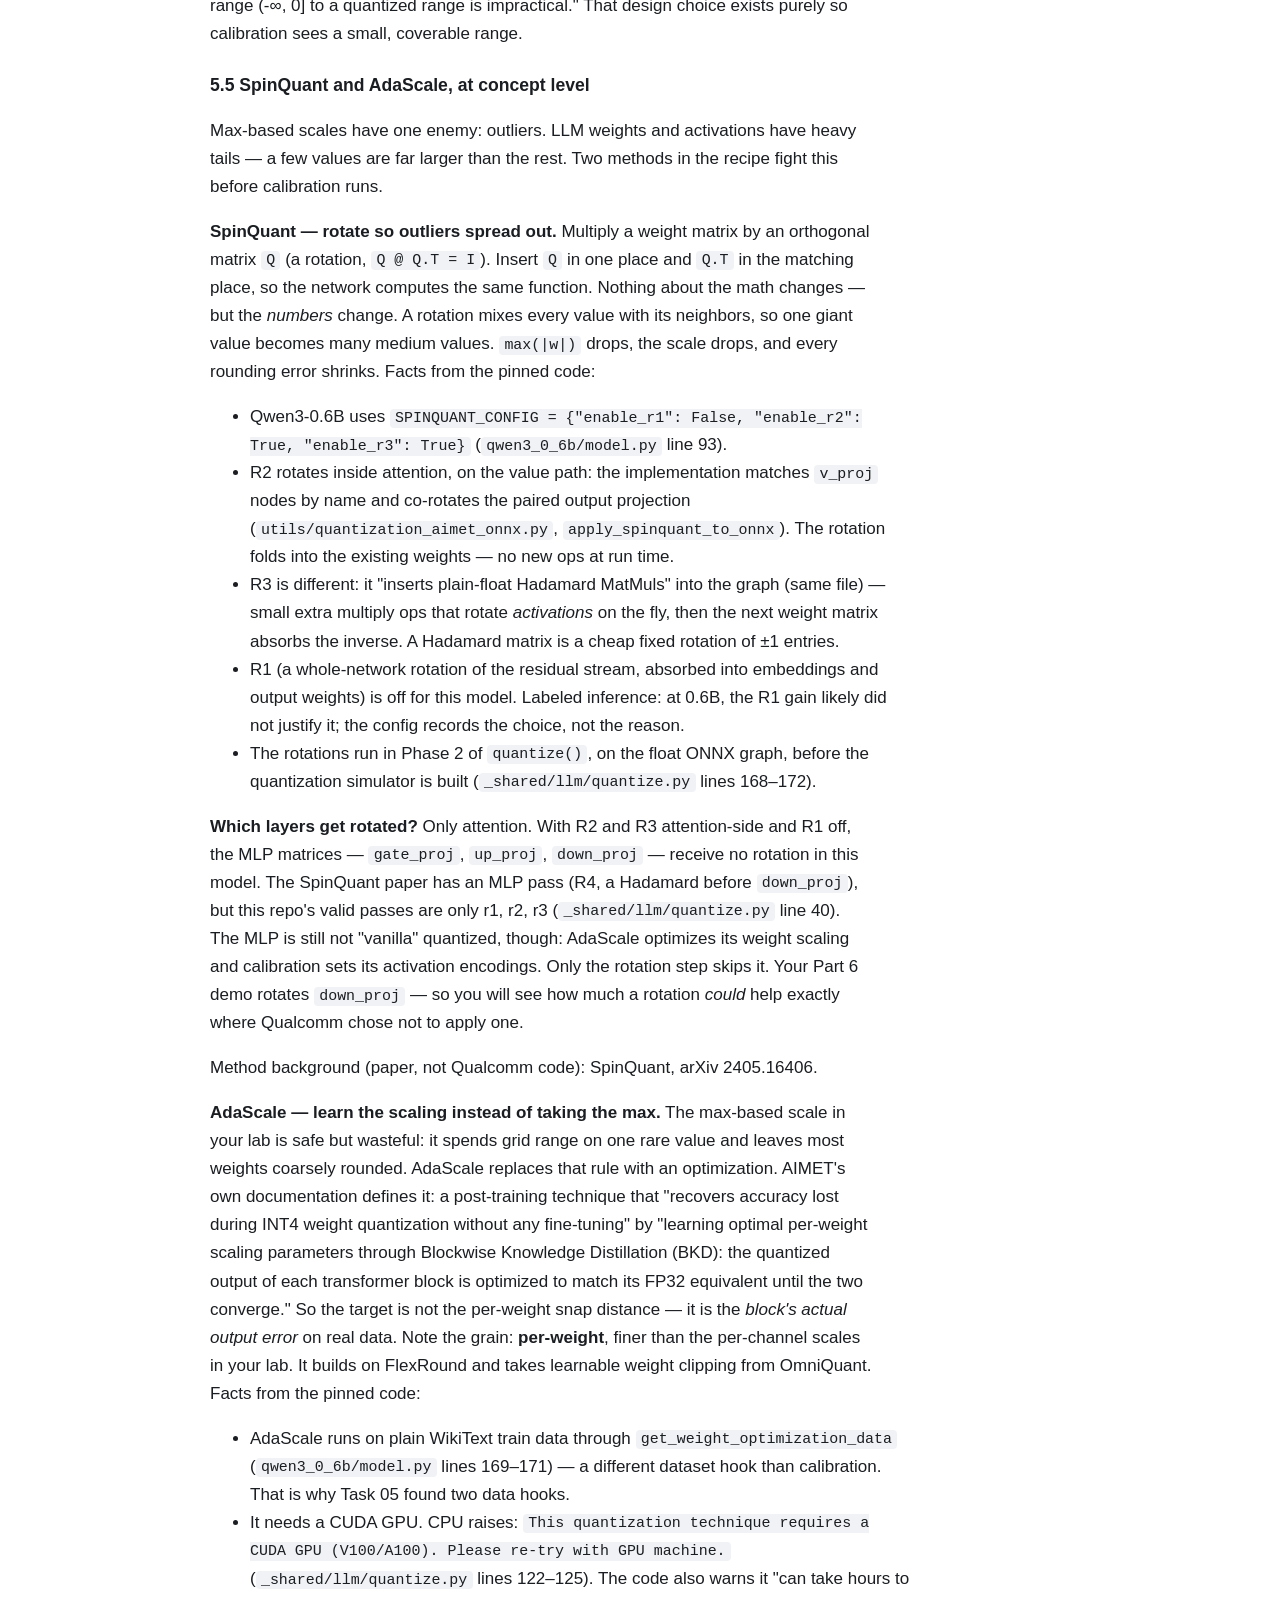
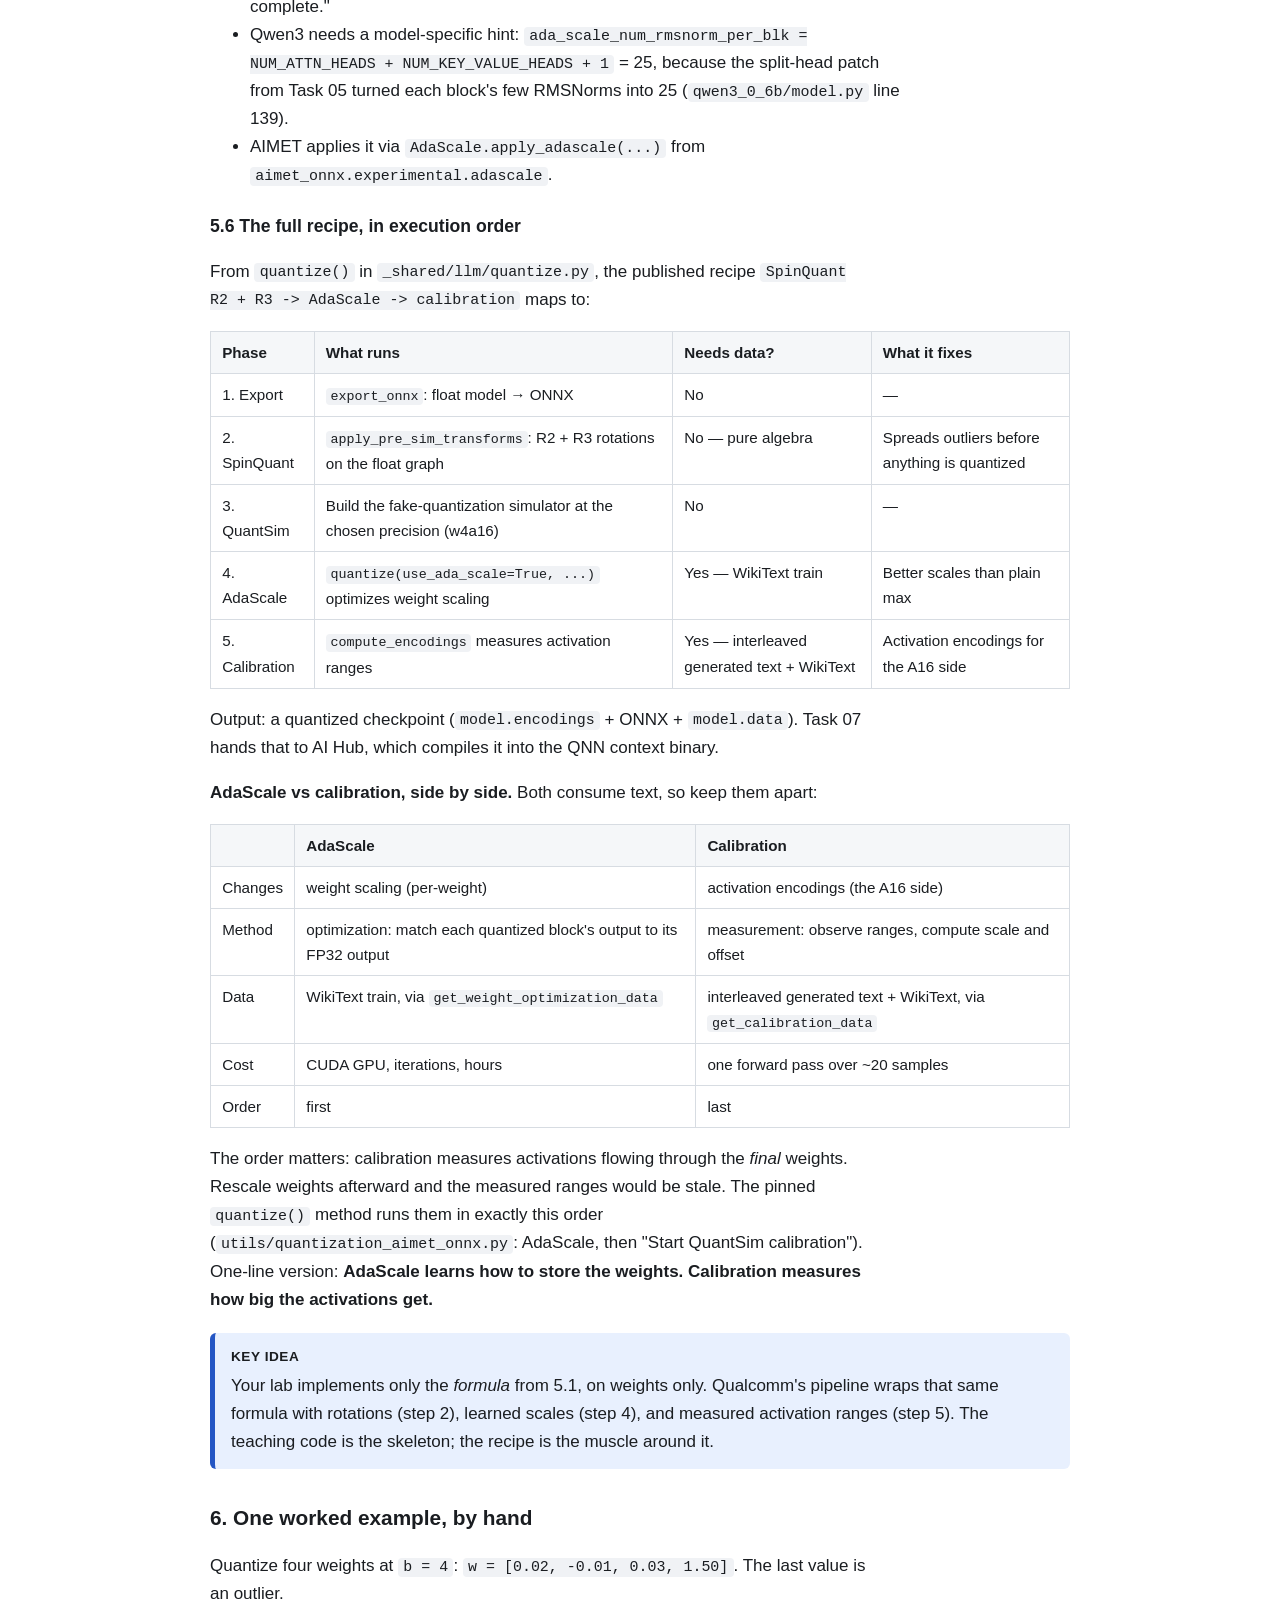
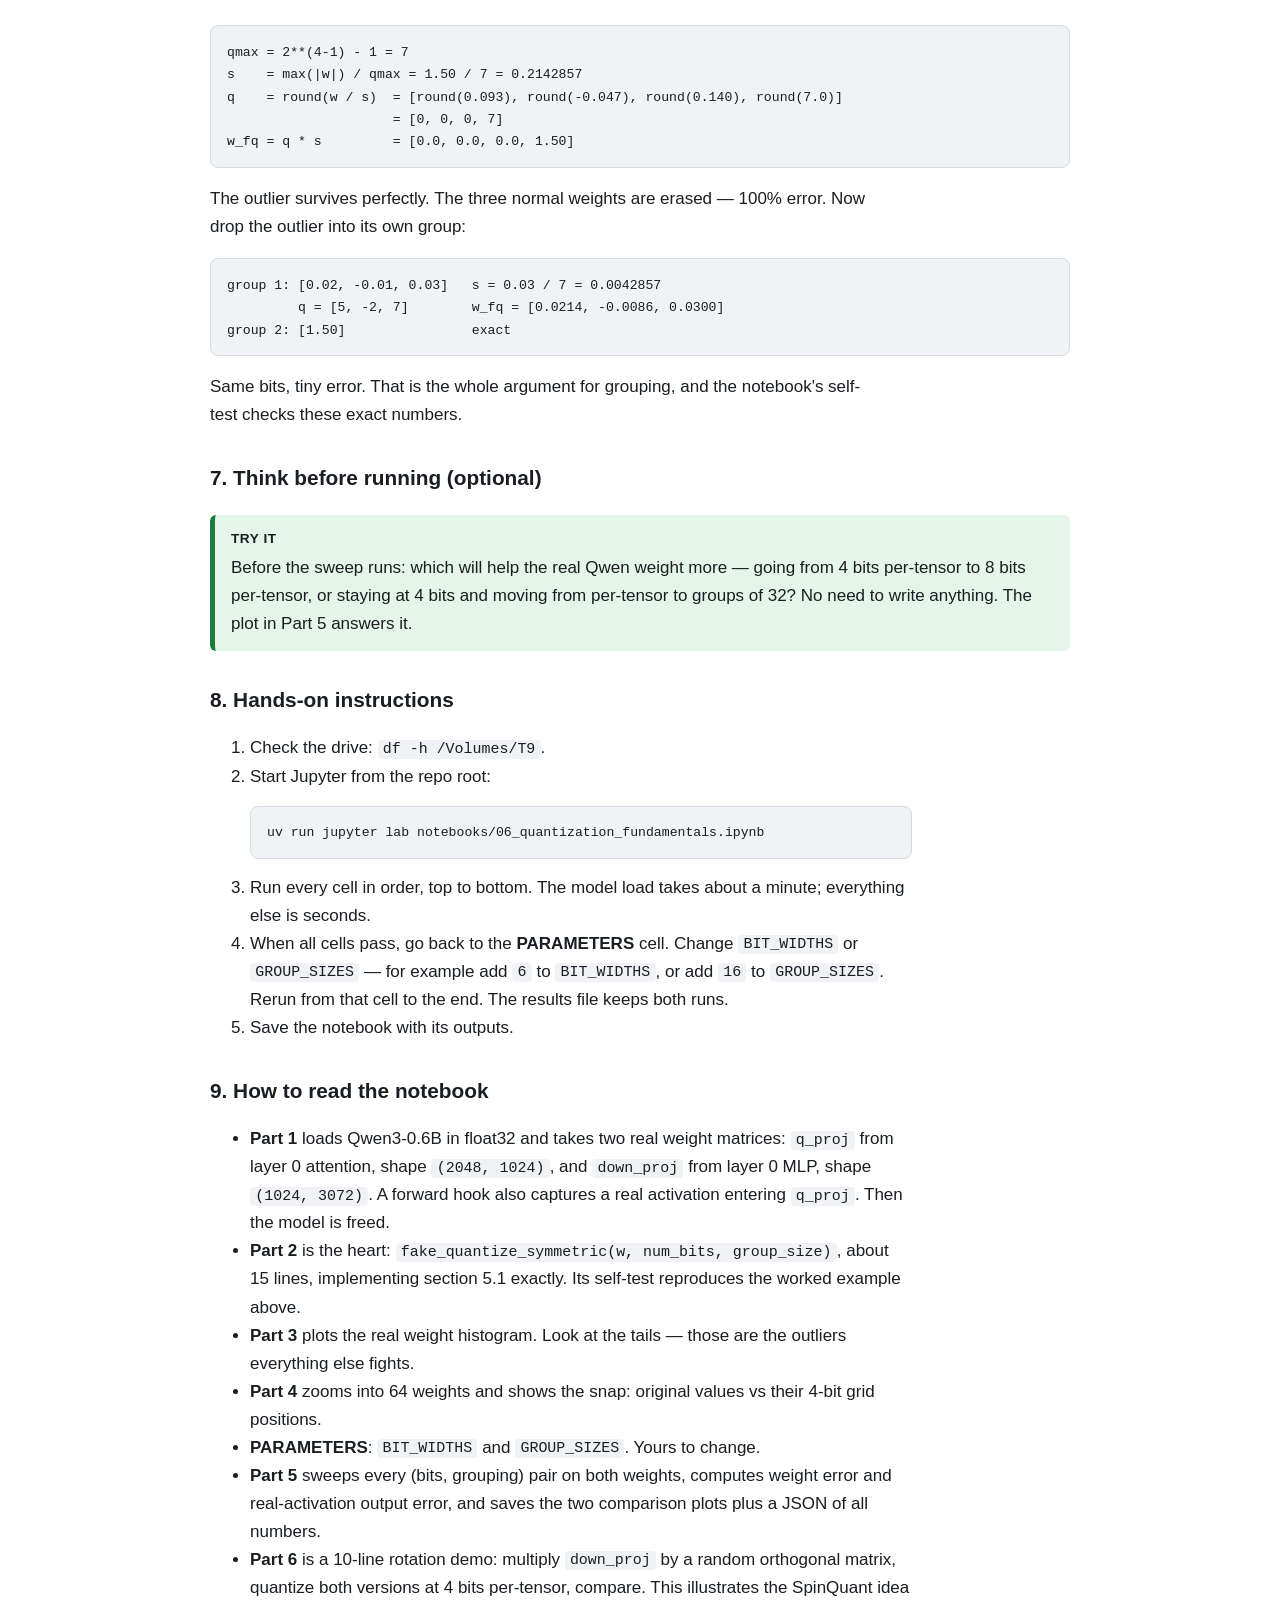
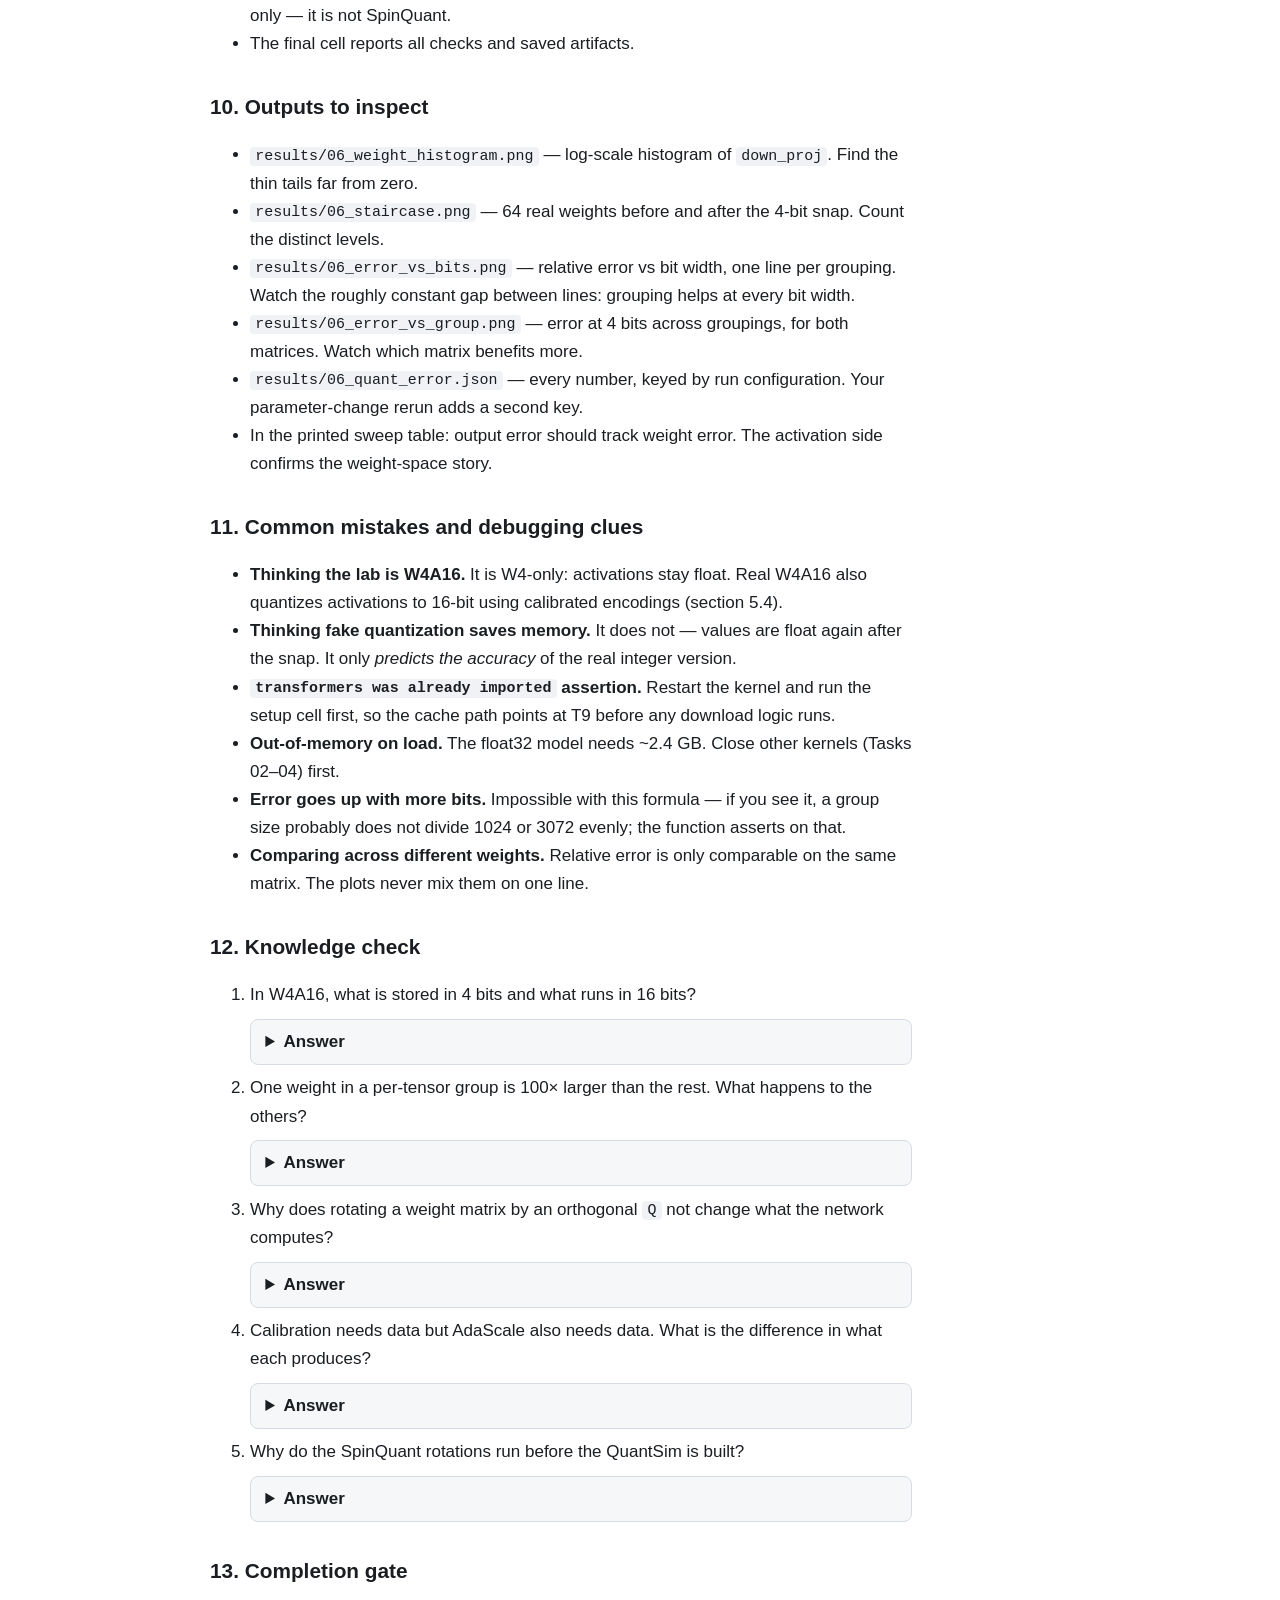
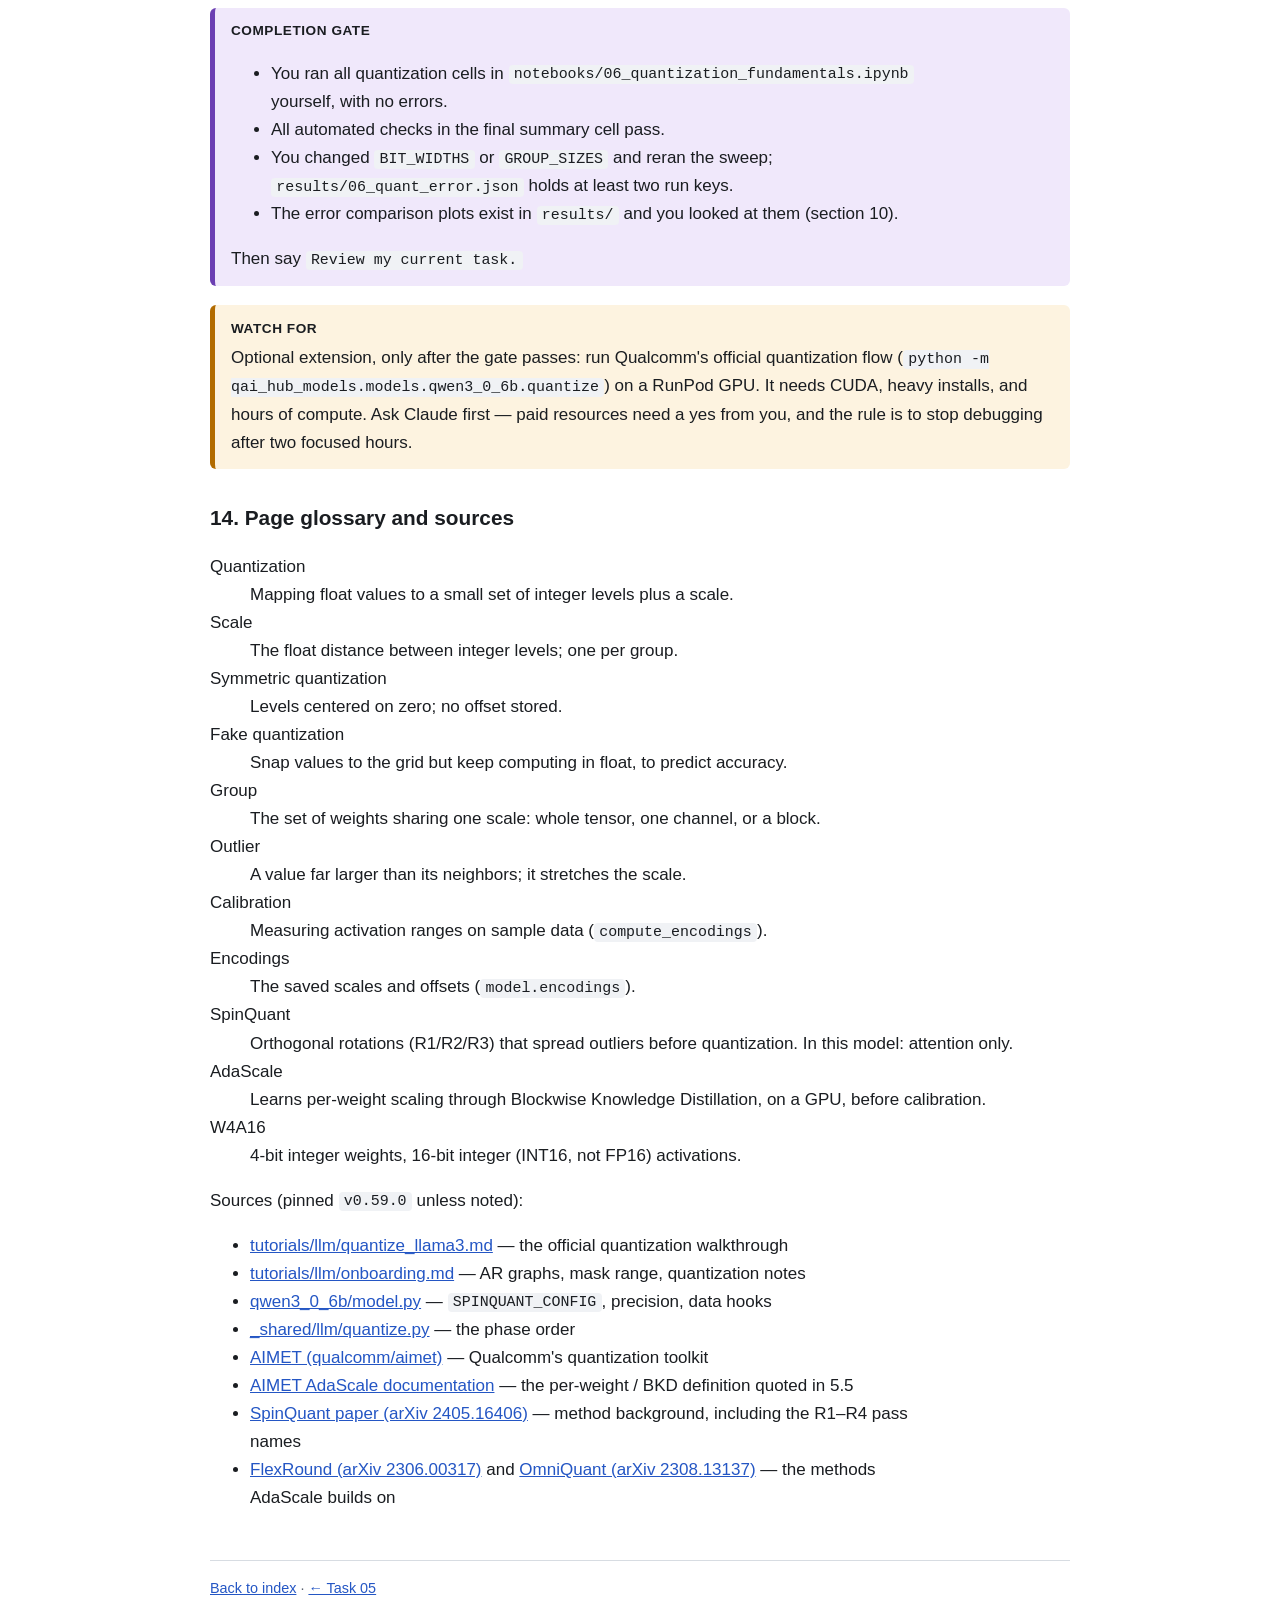
<file: docs/tasks/06-quantization-and-aimet.html>
<!DOCTYPE html>
<html lang="en">
<head>
<meta charset="utf-8">
<meta name="viewport" content="width=device-width, initial-scale=1">
<title>Task 06 — Quantization and AIMET concepts</title>
<link rel="stylesheet" href="../assets/styles.css">
</head>
<body>
<nav class="topnav"><div class="inner">
  <a href="../index.html">Index</a>
  <a href="../glossary.html">Glossary</a>
  <a href="../progress.html">Progress</a>
  <a href="05-qualcomm-qwen-adapter.html">← Task 05</a>
</div></nav>
<main>
<h1>Task 06 — Quantization and AIMET concepts</h1>
<p class="muted">Lab: <code>notebooks/06_quantization_fundamentals.ipynb</code>
· Model: <code>Qwen/Qwen3-0.6B</code> real weights, local float copy
· Estimated time: 2.5–3 hours</p>

<h2 id="why">1. Why this matters for Qualcomm work</h2>
<p>The bundle you will fetch in Task 07 is <strong>W4A16</strong>: weights
stored as 4-bit integers, activations as 16-bit integers.
<strong>Quantization</strong> is the step that turns float numbers into
those small integers. It is where the model gets small and fast — and
where error enters.</p>
<p>In Task 05 you found the hooks: <code>SPINQUANT_CONFIG</code>,
<code>get_weight_optimization_data</code>, <code>get_calibration_data</code>,
and <code>quantize.py</code> calling <code>llm_quantize</code>. This task
explains what those hooks do. You will also build the core operation —
symmetric fake quantization — with your own hands, on real Qwen weights.</p>
<p>Fact vs teaching code: your lab quantizes <em>weights only</em>, with
simple max-based scales. Qualcomm's real recipe adds rotations
(SpinQuant), learned scales (AdaScale), and activation calibration
(AIMET). Section 5.6 draws that line clearly.</p>

<h2 id="outcome">2. What you will understand after this task</h2>
<ul>
<li>The symmetric quantization formula, and what every symbol means.</li>
<li>What W4A16 means — A16 is INT16, not FP16 — and why weights and
activations get different bit widths.</li>
<li>Why one big <strong>outlier</strong> weight ruins the grid for all
its neighbors.</li>
<li>What <strong>grouping</strong> (per-tensor → per-channel → per-group)
buys, and what it costs.</li>
<li>What <strong>calibration</strong> and <strong>encodings</strong> are
in AIMET.</li>
<li>SpinQuant R2 and R3, which layers they rotate (attention only —
the MLP is skipped), AdaScale, and where each sits in the recipe
<code>SpinQuant R2 + R3 -&gt; AdaScale -&gt; calibration</code>.</li>
<li>How AdaScale and calibration differ: one optimizes weight scaling,
one measures activation ranges.</li>
</ul>

<h2 id="prereq">3. Prerequisites</h2>
<ul>
<li>Task 05 complete. You will reuse its map of the quantization hooks.</li>
<li>The external drive <code>/Volumes/T9</code> is mounted. The Hugging
Face cache lives there. Qwen3-0.6B is already cached from Task 02.</li>
<li>No new packages. The lab uses <code>torch</code>,
<code>numpy</code>, and <code>matplotlib</code> from
<code>requirements-core.txt</code>.</li>
<li>No GPU. Fake quantization runs fine on CPU.</li>
</ul>

<h2 id="model">4. A simple mental model</h2>
<p>A float32 weight can take billions of distinct values. A 4-bit integer
can take only 16. Quantization is a ruler with very few marks: every
weight must snap to the nearest mark.</p>
<p>You store two things per group of weights: the integer for each weight,
and one shared float called the <strong>scale</strong> — the distance
between marks. Small integers plus one scale is much cheaper than a float
per weight. That is the whole memory win.</p>
<p>The error is the snap distance. Two things control it:</p>
<ul>
<li><strong>Bit width</strong>: more bits, more marks, smaller snaps.</li>
<li><strong>Scale quality</strong>: the scale is set by the biggest value
in the group. One huge outlier stretches the ruler, so every normal
weight lands between marks that are far apart.</li>
</ul>
<p>Everything in Qualcomm's recipe attacks the second problem: grouping
shrinks the region one scale must cover, SpinQuant spreads outliers out,
AdaScale tunes the scales on data.</p>

<h2 id="details">5. Exact technical details</h2>

<h3 id="formula">5.1 The symmetric quantization formula</h3>
<p>For a group of weights <code>w</code> and bit width <code>b</code>:</p>
<pre><code>qmax = 2**(b - 1) - 1          # largest positive integer level
s    = max(|w|) / qmax          # scale: float distance between levels
q    = clamp(round(w / s), -qmax, qmax)   # stored integer
w_fq = q * s                    # dequantized (fake-quantized) value</code></pre>
<p>Every symbol:</p>
<ul>
<li><code>b</code> — bit width. For W4A16 weights, <code>b = 4</code>,
so <code>qmax = 7</code> and levels run −7…7.</li>
<li><code>max(|w|)</code> — the largest absolute value in the group.
This one number sets the ruler for the whole group.</li>
<li><code>s</code> — the scale. Stored as a float next to the integers.</li>
<li><code>q</code> — the integer code that is actually stored, 4 bits
each.</li>
<li><code>w_fq</code> — the value the hardware effectively computes with.
The error is <code>w - w_fq</code>, at most <code>s / 2</code> per
weight from rounding.</li>
</ul>
<p><strong>Symmetric</strong> means the levels are centered on zero, so no
offset number is needed. Asymmetric schemes add an offset (zero point);
AIMET encodings can store one, but your lab stays symmetric.</p>
<p><strong>Fake quantization</strong> means: snap the values, then keep
computing in float. The numbers behave like 4-bit numbers, but no integer
kernel runs. AIMET's <code>QuantizationSimModel</code> (QuantSim) does
exactly this at scale, so accuracy can be tested before any device
compile.</p>

<h3 id="w4a16">5.2 What W4A16 means</h3>
<p>W4A16 = weights stored as 4-bit integers, activations quantized to
16-bit integers. <strong>A16 is INT16, not FP16.</strong> The pinned
<code>tutorials/llm/onboarding.md</code> draws the line itself: it
describes <code>w4a16</code> as "quantizing both weights and
activations," and contrasts it with <code>w4</code>, which it defines as
"quantized weights and floating-point activations." Each 16-bit
activation tensor carries a calibrated scale from the encodings — that
is why calibration exists at all. Float activations would need none.</p>
<p>Facts from the pinned code and tutorial:</p>
<ul>
<li><code>SUPPORTED_PRECISIONS = [Precision.w4a16]</code> — the only
published precision for Qwen3-0.6B
(<code>qwen3_0_6b/model.py</code> line 86).</li>
<li>Qualcomm's tutorial: 4-bit weights cut size, memory traffic, and
latency; for edge they also quantize activations — this "makes the
model more suitable for edge hardware and leads to better
performance" (<code>tutorials/llm/quantize_llama3.md</code>).</li>
</ul>
<p><strong>Why quantize activations at all?</strong> Three reasons
stack up:</p>
<ul>
<li><strong>The NPU's fast path is integer math.</strong> INT4-weight ×
INT16-activation matmul runs on the integer multiply-accumulate
hardware. With float activations, every matmul would first convert
the weights back to float — keeping the storage win but losing the
compute win. (The tutorial quote above is the fact; which exact chip
units run what is inference from Qualcomm's public material.)</li>
<li><strong>Activations are memory traffic — and the KV cache <em>is</em>
activations.</strong> From your Task 05 contract, each token moves
<code>(8, 1, 128, 4095)</code> keys plus the same in values, times 28
layers, across the graph boundary. At 16 bits that traffic is half of
float32. On a phone, bandwidth is often the real limit.</li>
<li><strong>A compiled static graph needs fixed formats.</strong> The
QNN context binary bakes in every tensor's scale, offset, and bit
width. That is what the calibrated encodings provide — and why the
mask uses −50 instead of −∞ (section 5.4): every activation must fit
a range a fixed integer grid can cover.</li>
</ul>
<p><strong>Why 16 bits and not 8?</strong> Accuracy: "we primarily use
16-bit activations, leveraging 8-bit activations only where feasible"
(<code>quantize_llama3.md</code>). Activation outliers are worse than
weight outliers, and they cannot be fixed offline — so activations get
65,536 levels while weights get 16.</p>
<p>Rough size math: 596,049,920 parameters (your Task 02 count) × 4 bits
≈ 284 MiB, before scales and overhead. Float32 was ~2.2 GiB.</p>

<h3 id="grouping">5.3 Grouping: who shares a scale</h3>
<p>A linear layer weight is a 2-D tensor, for example
<code>model.layers.0.self_attn.q_proj.weight</code> with shape
<code>(2048, 1024)</code> — 2048 output rows, 1024 inputs. The grouping
choices, from coarse to fine:</p>
<ul>
<li><strong>Per-tensor</strong>: one scale for all 2,097,152 weights.
One outlier anywhere hurts everyone.</li>
<li><strong>Per-channel</strong>: one scale per output row (2048 scales).
An outlier only hurts its own row.</li>
<li><strong>Per-group</strong> (also called per-block): split each row
into blocks of, say, 128 or 32 inputs. An outlier only hurts its
block of 128 or 32 neighbors.</li>
</ul>
<p>The cost: more groups means more stored scales and more hardware
bookkeeping. Your lab measures the benefit side directly.</p>

<h3 id="calibration">5.4 Calibration and encodings (AIMET)</h3>
<p>Weights are known ahead of time, so their ranges are easy. Activation
values depend on the input, so their ranges must be <em>measured</em>.
<strong>Calibration</strong> runs representative text through the
fake-quantized model and records the observed ranges. In the pinned code
this is one line: <code>self.quant_sim.compute_encodings(...)</code>
(<code>utils/quantization_aimet_onnx.py</code>).</p>
<p>Be precise about what calibration is: <strong>measurement, not
learning</strong>. One forward pass over the samples, no gradients, no
iterations. It changes nothing about the weights. The step that
<em>optimizes</em> on data is AdaScale (section 5.5) — the two are easy
to confuse because both consume text, so section 5.6 puts them side by
side.</p>
<p>The result is saved as <strong>encodings</strong>: the file
<code>model.encodings</code> holding every scale and offset. A quantized
checkpoint is exactly: ONNX graphs (for example
<code>model_ar128_cl4096.onnx</code>), a shared weights file
<code>model.data</code>, and <code>model.encodings</code>
(<code>tutorials/llm/quantize_llama3.md</code>, "Checkpoints").</p>
<p>Facts about Qwen3-0.6B's calibration data (from Task 05's map):</p>
<ul>
<li>Calibration uses <code>InterleavedGeneratedWikitext</code>: text the
model generated itself from seed prompts in
<code>calibration_prompts.yaml</code>, interleaved with WikiText
train data.</li>
<li>Default sample count is small: <code>--num-samples</code> defaults to
20 (<code>_shared/llm/quantize.py</code> line 297).</li>
<li>Quantization runs on the AR-2048 graph — long sequences, GPU friendly
(<code>tutorials/llm/onboarding.md</code>).</li>
</ul>
<p>Connection to Task 05: the mask uses −50 instead of −∞ because
"Mapping the real range (-∞, 0] to a quantized range is impractical."
That design choice exists purely so calibration sees a small, coverable
range.</p>

<h3 id="spinquant">5.5 SpinQuant and AdaScale, at concept level</h3>
<p>Max-based scales have one enemy: outliers. LLM weights and activations
have heavy tails — a few values are far larger than the rest. Two methods
in the recipe fight this before calibration runs.</p>

<p><strong>SpinQuant — rotate so outliers spread out.</strong>
Multiply a weight matrix by an orthogonal matrix <code>Q</code> (a
rotation, <code>Q @ Q.T = I</code>). Insert <code>Q</code> in one place
and <code>Q.T</code> in the matching place, so the network computes the
same function. Nothing about the math changes — but the <em>numbers</em>
change. A rotation mixes every value with its neighbors, so one giant
value becomes many medium values. <code>max(|w|)</code> drops, the scale
drops, and every rounding error shrinks. Facts from the pinned code:</p>
<ul>
<li>Qwen3-0.6B uses
<code>SPINQUANT_CONFIG = {"enable_r1": False, "enable_r2": True, "enable_r3": True}</code>
(<code>qwen3_0_6b/model.py</code> line 93).</li>
<li>R2 rotates inside attention, on the value path: the implementation
matches <code>v_proj</code> nodes by name and co-rotates the paired
output projection (<code>utils/quantization_aimet_onnx.py</code>,
<code>apply_spinquant_to_onnx</code>). The rotation folds into the
existing weights — no new ops at run time.</li>
<li>R3 is different: it "inserts plain-float Hadamard MatMuls" into the
graph (same file) — small extra multiply ops that rotate
<em>activations</em> on the fly, then the next weight matrix absorbs
the inverse. A Hadamard matrix is a cheap fixed rotation of ±1
entries.</li>
<li>R1 (a whole-network rotation of the residual stream, absorbed into
embeddings and output weights) is off for this model. Labeled
inference: at 0.6B, the R1 gain likely did not justify it; the config
records the choice, not the reason.</li>
<li>The rotations run in Phase 2 of <code>quantize()</code>, on the float
ONNX graph, before the quantization simulator is built
(<code>_shared/llm/quantize.py</code> lines 168–172).</li>
</ul>
<p><strong>Which layers get rotated?</strong> Only attention. With R2 and
R3 attention-side and R1 off, the MLP matrices — <code>gate_proj</code>,
<code>up_proj</code>, <code>down_proj</code> — receive no rotation in
this model. The SpinQuant paper has an MLP pass (R4, a Hadamard before
<code>down_proj</code>), but this repo's valid passes are only r1, r2,
r3 (<code>_shared/llm/quantize.py</code> line 40). The MLP is still not
"vanilla" quantized, though: AdaScale optimizes its weight scaling and
calibration sets its activation encodings. Only the rotation step skips
it. Your Part 6 demo rotates <code>down_proj</code> — so you will see
how much a rotation <em>could</em> help exactly where Qualcomm chose not
to apply one.</p>
<p>Method background (paper, not Qualcomm code): SpinQuant, arXiv
2405.16406.</p>

<p><strong>AdaScale — learn the scaling instead of taking the max.</strong>
The max-based scale in your lab is safe but wasteful: it spends grid
range on one rare value and leaves most weights coarsely rounded.
AdaScale replaces that rule with an optimization. AIMET's own
documentation defines it: a post-training technique that "recovers
accuracy lost during INT4 weight quantization without any fine-tuning"
by "learning optimal per-weight scaling parameters through Blockwise
Knowledge Distillation (BKD): the quantized output of each transformer
block is optimized to match its FP32 equivalent until the two converge."
So the target is not the per-weight snap distance — it is the
<em>block's actual output error</em> on real data. Note the grain:
<strong>per-weight</strong>, finer than the per-channel scales in your
lab. It builds on FlexRound and takes learnable weight clipping from
OmniQuant. Facts from the pinned code:</p>
<ul>
<li>AdaScale runs on plain WikiText train data through
<code>get_weight_optimization_data</code>
(<code>qwen3_0_6b/model.py</code> lines 169–171) — a different dataset
hook than calibration. That is why Task 05 found two data hooks.</li>
<li>It needs a CUDA GPU. CPU raises:
<code>This quantization technique requires a CUDA GPU (V100/A100). Please re-try with GPU machine.</code>
(<code>_shared/llm/quantize.py</code> lines 122–125). The code also
warns it "can take hours to complete."</li>
<li>Qwen3 needs a model-specific hint:
<code>ada_scale_num_rmsnorm_per_blk = NUM_ATTN_HEADS + NUM_KEY_VALUE_HEADS + 1</code>
= 25, because the split-head patch from Task 05 turned each block's
few RMSNorms into 25 (<code>qwen3_0_6b/model.py</code> line 139).</li>
<li>AIMET applies it via
<code>AdaScale.apply_adascale(...)</code> from
<code>aimet_onnx.experimental.adascale</code>.</li>
</ul>

<h3 id="recipe">5.6 The full recipe, in execution order</h3>
<p>From <code>quantize()</code> in
<code>_shared/llm/quantize.py</code>, the published recipe
<code>SpinQuant R2 + R3 -&gt; AdaScale -&gt; calibration</code> maps to:</p>
<div class="table-wrap"><table>
<thead><tr><th>Phase</th><th>What runs</th><th>Needs data?</th><th>What it fixes</th></tr></thead>
<tbody>
<tr><td>1. Export</td><td><code>export_onnx</code>: float model → ONNX</td>
<td>No</td><td>—</td></tr>
<tr><td>2. SpinQuant</td><td><code>apply_pre_sim_transforms</code>:
R2 + R3 rotations on the float graph</td>
<td>No — pure algebra</td><td>Spreads outliers before anything is
quantized</td></tr>
<tr><td>3. QuantSim</td><td>Build the fake-quantization simulator at the
chosen precision (w4a16)</td><td>No</td><td>—</td></tr>
<tr><td>4. AdaScale</td><td><code>quantize(use_ada_scale=True, ...)</code>
optimizes weight scaling</td><td>Yes — WikiText train</td>
<td>Better scales than plain max</td></tr>
<tr><td>5. Calibration</td><td><code>compute_encodings</code> measures
activation ranges</td><td>Yes — interleaved generated text +
WikiText</td><td>Activation encodings for the A16 side</td></tr>
</tbody>
</table></div>
<p>Output: a quantized checkpoint (<code>model.encodings</code> +
ONNX + <code>model.data</code>). Task 07 hands that to AI Hub, which
compiles it into the QNN context binary.</p>
<p><strong>AdaScale vs calibration, side by side.</strong> Both consume
text, so keep them apart:</p>
<div class="table-wrap"><table>
<thead><tr><th></th><th>AdaScale</th><th>Calibration</th></tr></thead>
<tbody>
<tr><td>Changes</td><td>weight scaling (per-weight)</td>
<td>activation encodings (the A16 side)</td></tr>
<tr><td>Method</td><td>optimization: match each quantized block's
output to its FP32 output</td>
<td>measurement: observe ranges, compute scale and offset</td></tr>
<tr><td>Data</td><td>WikiText train, via
<code>get_weight_optimization_data</code></td>
<td>interleaved generated text + WikiText, via
<code>get_calibration_data</code></td></tr>
<tr><td>Cost</td><td>CUDA GPU, iterations, hours</td>
<td>one forward pass over ~20 samples</td></tr>
<tr><td>Order</td><td>first</td><td>last</td></tr>
</tbody>
</table></div>
<p>The order matters: calibration measures activations flowing through
the <em>final</em> weights. Rescale weights afterward and the measured
ranges would be stale. The pinned <code>quantize()</code> method runs
them in exactly this order
(<code>utils/quantization_aimet_onnx.py</code>: AdaScale, then "Start
QuantSim calibration"). One-line version: <strong>AdaScale learns how to
store the weights. Calibration measures how big the activations
get.</strong></p>
<div class="callout key"><span class="label">Key idea</span>
Your lab implements only the <em>formula</em> from 5.1, on weights only.
Qualcomm's pipeline wraps that same formula with rotations (step 2),
learned scales (step 4), and measured activation ranges (step 5). The
teaching code is the skeleton; the recipe is the muscle around it.</div>

<h2 id="worked">6. One worked example, by hand</h2>
<p>Quantize four weights at <code>b = 4</code>:
<code>w = [0.02, -0.01, 0.03, 1.50]</code>. The last value is an
outlier.</p>
<pre><code>qmax = 2**(4-1) - 1 = 7
s    = max(|w|) / qmax = 1.50 / 7 = 0.2142857
q    = round(w / s)  = [round(0.093), round(-0.047), round(0.140), round(7.0)]
                     = [0, 0, 0, 7]
w_fq = q * s         = [0.0, 0.0, 0.0, 1.50]</code></pre>
<p>The outlier survives perfectly. The three normal weights are erased —
100% error. Now drop the outlier into its own group:</p>
<pre><code>group 1: [0.02, -0.01, 0.03]   s = 0.03 / 7 = 0.0042857
         q = [5, -2, 7]        w_fq = [0.0214, -0.0086, 0.0300]
group 2: [1.50]                exact</code></pre>
<p>Same bits, tiny error. That is the whole argument for grouping, and
the notebook's self-test checks these exact numbers.</p>

<h2 id="think">7. Think before running (optional)</h2>
<div class="callout try"><span class="label">Try it</span>
Before the sweep runs: which will help the real Qwen weight more —
going from 4 bits per-tensor to 8 bits per-tensor, or staying at 4 bits
and moving from per-tensor to groups of 32? No need to write anything.
The plot in Part 5 answers it.</div>

<h2 id="handson">8. Hands-on instructions</h2>
<ol>
<li>Check the drive: <code>df -h /Volumes/T9</code>.</li>
<li>Start Jupyter from the repo root:
<pre><code>uv run jupyter lab notebooks/06_quantization_fundamentals.ipynb</code></pre></li>
<li>Run every cell in order, top to bottom. The model load takes about a
minute; everything else is seconds.</li>
<li>When all cells pass, go back to the <strong>PARAMETERS</strong> cell.
Change <code>BIT_WIDTHS</code> or <code>GROUP_SIZES</code> — for
example add <code>6</code> to <code>BIT_WIDTHS</code>, or add
<code>16</code> to <code>GROUP_SIZES</code>. Rerun from that cell to
the end. The results file keeps both runs.</li>
<li>Save the notebook with its outputs.</li>
</ol>

<h2 id="reading">9. How to read the notebook</h2>
<ul>
<li><strong>Part 1</strong> loads Qwen3-0.6B in float32 and takes two
real weight matrices: <code>q_proj</code> from layer 0 attention,
shape <code>(2048, 1024)</code>, and <code>down_proj</code> from
layer 0 MLP, shape <code>(1024, 3072)</code>. A forward hook also
captures a real activation entering <code>q_proj</code>. Then the
model is freed.</li>
<li><strong>Part 2</strong> is the heart:
<code>fake_quantize_symmetric(w, num_bits, group_size)</code>, about
15 lines, implementing section 5.1 exactly. Its self-test reproduces
the worked example above.</li>
<li><strong>Part 3</strong> plots the real weight histogram. Look at the
tails — those are the outliers everything else fights.</li>
<li><strong>Part 4</strong> zooms into 64 weights and shows the snap:
original values vs their 4-bit grid positions.</li>
<li><strong>PARAMETERS</strong>: <code>BIT_WIDTHS</code> and
<code>GROUP_SIZES</code>. Yours to change.</li>
<li><strong>Part 5</strong> sweeps every (bits, grouping) pair on both
weights, computes weight error and real-activation output error, and
saves the two comparison plots plus a JSON of all numbers.</li>
<li><strong>Part 6</strong> is a 10-line rotation demo: multiply
<code>down_proj</code> by a random orthogonal matrix, quantize both
versions at 4 bits per-tensor, compare. This illustrates the
SpinQuant idea only — it is not SpinQuant.</li>
<li>The final cell reports all checks and saved artifacts.</li>
</ul>

<h2 id="inspect">10. Outputs to inspect</h2>
<ul>
<li><code>results/06_weight_histogram.png</code> — log-scale histogram of
<code>down_proj</code>. Find the thin tails far from zero.</li>
<li><code>results/06_staircase.png</code> — 64 real weights before and
after the 4-bit snap. Count the distinct levels.</li>
<li><code>results/06_error_vs_bits.png</code> — relative error vs bit
width, one line per grouping. Watch the roughly constant gap between
lines: grouping helps at every bit width.</li>
<li><code>results/06_error_vs_group.png</code> — error at 4 bits across
groupings, for both matrices. Watch which matrix benefits more.</li>
<li><code>results/06_quant_error.json</code> — every number, keyed by
run configuration. Your parameter-change rerun adds a second key.</li>
<li>In the printed sweep table: output error should track weight error.
The activation side confirms the weight-space story.</li>
</ul>

<h2 id="mistakes">11. Common mistakes and debugging clues</h2>
<ul>
<li><strong>Thinking the lab is W4A16.</strong> It is W4-only:
activations stay float. Real W4A16 also quantizes activations to
16-bit using calibrated encodings (section 5.4).</li>
<li><strong>Thinking fake quantization saves memory.</strong> It does
not — values are float again after the snap. It only
<em>predicts the accuracy</em> of the real integer version.</li>
<li><strong><code>transformers was already imported</code> assertion.</strong>
Restart the kernel and run the setup cell first, so the cache path
points at T9 before any download logic runs.</li>
<li><strong>Out-of-memory on load.</strong> The float32 model needs
~2.4 GB. Close other kernels (Tasks 02–04) first.</li>
<li><strong>Error goes up with more bits.</strong> Impossible with this
formula — if you see it, a group size probably does not divide 1024
or 3072 evenly; the function asserts on that.</li>
<li><strong>Comparing across different weights.</strong> Relative error
is only comparable on the same matrix. The plots never mix them on
one line.</li>
</ul>

<h2 id="check">12. Knowledge check</h2>
<ol>
<li>In W4A16, what is stored in 4 bits and what runs in 16 bits?
<details><summary>Answer</summary>Weights are stored as 4-bit integers
(plus scales). Activations — the values flowing between layers — are
quantized to 16-bit integers using calibrated ranges.</details></li>
<li>One weight in a per-tensor group is 100× larger than the rest. What
happens to the others?
<details><summary>Answer</summary>The scale is set by that outlier:
<code>s = max(|w|)/qmax</code>. The grid spacing becomes ~100× too
coarse for normal weights, so they round to very few levels — many to
exactly zero, like the worked example.</details></li>
<li>Why does rotating a weight matrix by an orthogonal <code>Q</code> not
change what the network computes?
<details><summary>Answer</summary>The inverse rotation
<code>Q.T</code> is inserted at the matching place (folded into the
paired weight, or applied as a small extra op like R3's Hadamard
MatMuls). Since <code>Q @ Q.T = I</code>, the composed function is
identical — only the stored numbers differ.</details></li>
<li>Calibration needs data but AdaScale also needs data. What is the
difference in what each produces?
<details><summary>Answer</summary>AdaScale optimizes <em>weight</em>
scaling using WikiText train data, before calibration. Calibration
(<code>compute_encodings</code>) measures <em>activation</em> ranges
on the interleaved generated + WikiText data and writes the final
encodings.</details></li>
<li>Why do the SpinQuant rotations run before the QuantSim is built?
<details><summary>Answer</summary>They must transform the float graph:
the rotations change the weight values that the simulator will then
quantize, and R3 inserts float Hadamard MatMul ops that the simulator
must wrap with quantizers. Rotating after would miss both
(<code>apply_pre_sim_transforms</code>, Phase 2).</details></li>
</ol>

<h2 id="gate">13. Completion gate</h2>
<div class="callout gate"><span class="label">Completion gate</span>
<ul>
<li>You ran all quantization cells in
<code>notebooks/06_quantization_fundamentals.ipynb</code> yourself,
with no errors.</li>
<li>All automated checks in the final summary cell pass.</li>
<li>You changed <code>BIT_WIDTHS</code> or <code>GROUP_SIZES</code> and
reran the sweep; <code>results/06_quant_error.json</code> holds at
least two run keys.</li>
<li>The error comparison plots exist in <code>results/</code> and you
looked at them (section 10).</li>
</ul>
Then say <code>Review my current task.</code></div>
<div class="callout watch"><span class="label">Watch for</span>
Optional extension, only after the gate passes: run Qualcomm's official
quantization flow (<code>python -m qai_hub_models.models.qwen3_0_6b.quantize</code>)
on a RunPod GPU. It needs CUDA, heavy installs, and hours of compute.
Ask Claude first — paid resources need a yes from you, and the rule is
to stop debugging after two focused hours.</div>

<h2 id="glossary">14. Page glossary and sources</h2>
<dl>
<dt>Quantization</dt><dd>Mapping float values to a small set of integer
levels plus a scale.</dd>
<dt>Scale</dt><dd>The float distance between integer levels; one per
group.</dd>
<dt>Symmetric quantization</dt><dd>Levels centered on zero; no offset
stored.</dd>
<dt>Fake quantization</dt><dd>Snap values to the grid but keep computing
in float, to predict accuracy.</dd>
<dt>Group</dt><dd>The set of weights sharing one scale: whole tensor, one
channel, or a block.</dd>
<dt>Outlier</dt><dd>A value far larger than its neighbors; it stretches
the scale.</dd>
<dt>Calibration</dt><dd>Measuring activation ranges on sample data
(<code>compute_encodings</code>).</dd>
<dt>Encodings</dt><dd>The saved scales and offsets
(<code>model.encodings</code>).</dd>
<dt>SpinQuant</dt><dd>Orthogonal rotations (R1/R2/R3) that spread
outliers before quantization. In this model: attention only.</dd>
<dt>AdaScale</dt><dd>Learns per-weight scaling through Blockwise
Knowledge Distillation, on a GPU, before calibration.</dd>
<dt>W4A16</dt><dd>4-bit integer weights, 16-bit integer (INT16, not
FP16) activations.</dd>
</dl>
<p>Sources (pinned <code>v0.59.0</code> unless noted):</p>
<ul>
<li><a href="https://github.com/qualcomm/ai-hub-models/blob/v0.59.0/tutorials/llm/quantize_llama3.md">tutorials/llm/quantize_llama3.md</a> — the official quantization walkthrough</li>
<li><a href="https://github.com/qualcomm/ai-hub-models/blob/v0.59.0/tutorials/llm/onboarding.md">tutorials/llm/onboarding.md</a> — AR graphs, mask range, quantization notes</li>
<li><a href="https://github.com/qualcomm/ai-hub-models/blob/v0.59.0/src/qai_hub_models/models/qwen3_0_6b/model.py">qwen3_0_6b/model.py</a> — <code>SPINQUANT_CONFIG</code>, precision, data hooks</li>
<li><a href="https://github.com/qualcomm/ai-hub-models/blob/v0.59.0/src/qai_hub_models/models/_shared/llm/quantize.py">_shared/llm/quantize.py</a> — the phase order</li>
<li><a href="https://github.com/qualcomm/aimet">AIMET (qualcomm/aimet)</a> — Qualcomm's quantization toolkit</li>
<li><a href="https://github.com/qualcomm/aimet/blob/develop/Docs/ptq_techniques/adascale.rst">AIMET AdaScale documentation</a> — the per-weight / BKD definition quoted in 5.5</li>
<li><a href="https://arxiv.org/abs/2405.16406">SpinQuant paper (arXiv 2405.16406)</a> — method background, including the R1–R4 pass names</li>
<li><a href="https://arxiv.org/abs/2306.00317">FlexRound (arXiv 2306.00317)</a> and <a href="https://arxiv.org/abs/2308.13137">OmniQuant (arXiv 2308.13137)</a> — the methods AdaScale builds on</li>
</ul>

<footer><a href="../index.html">Back to index</a> ·
<a href="05-qualcomm-qwen-adapter.html">← Task 05</a></footer>
</main>
</body>
</html>
</file>
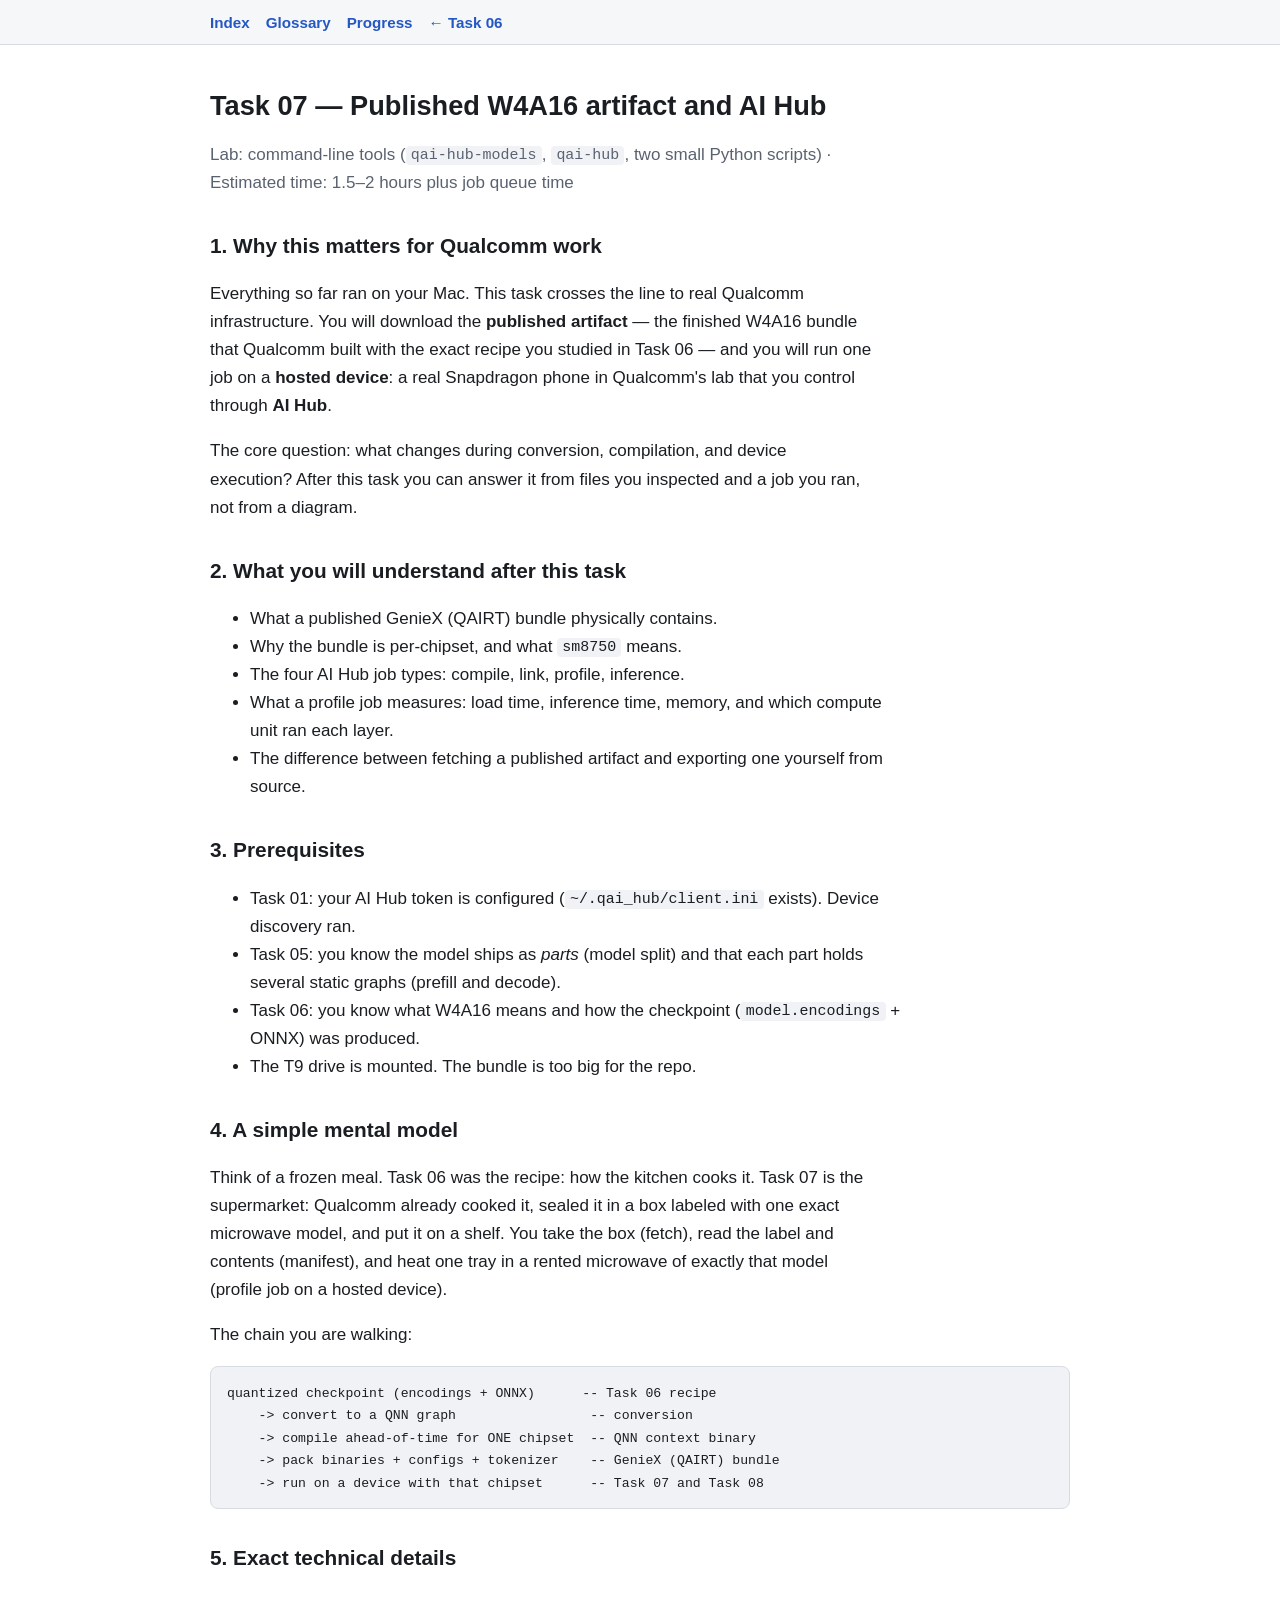
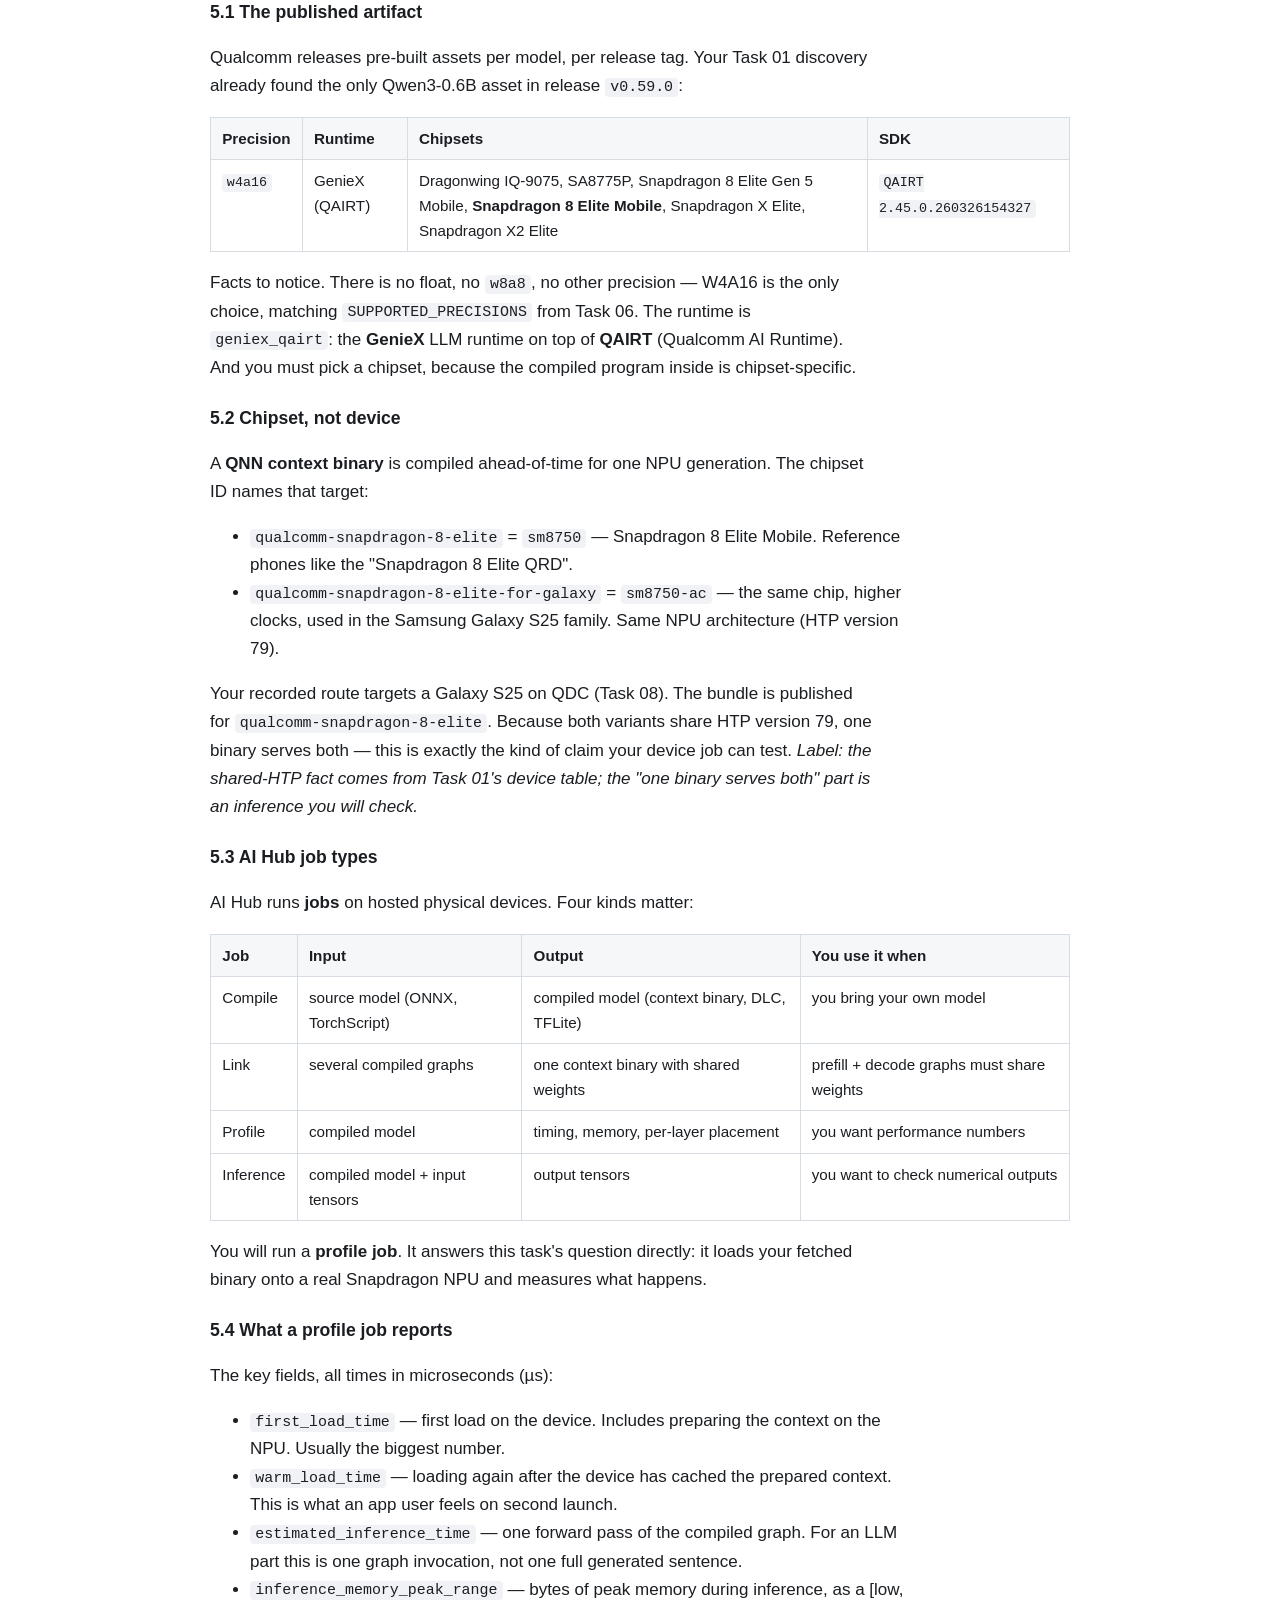
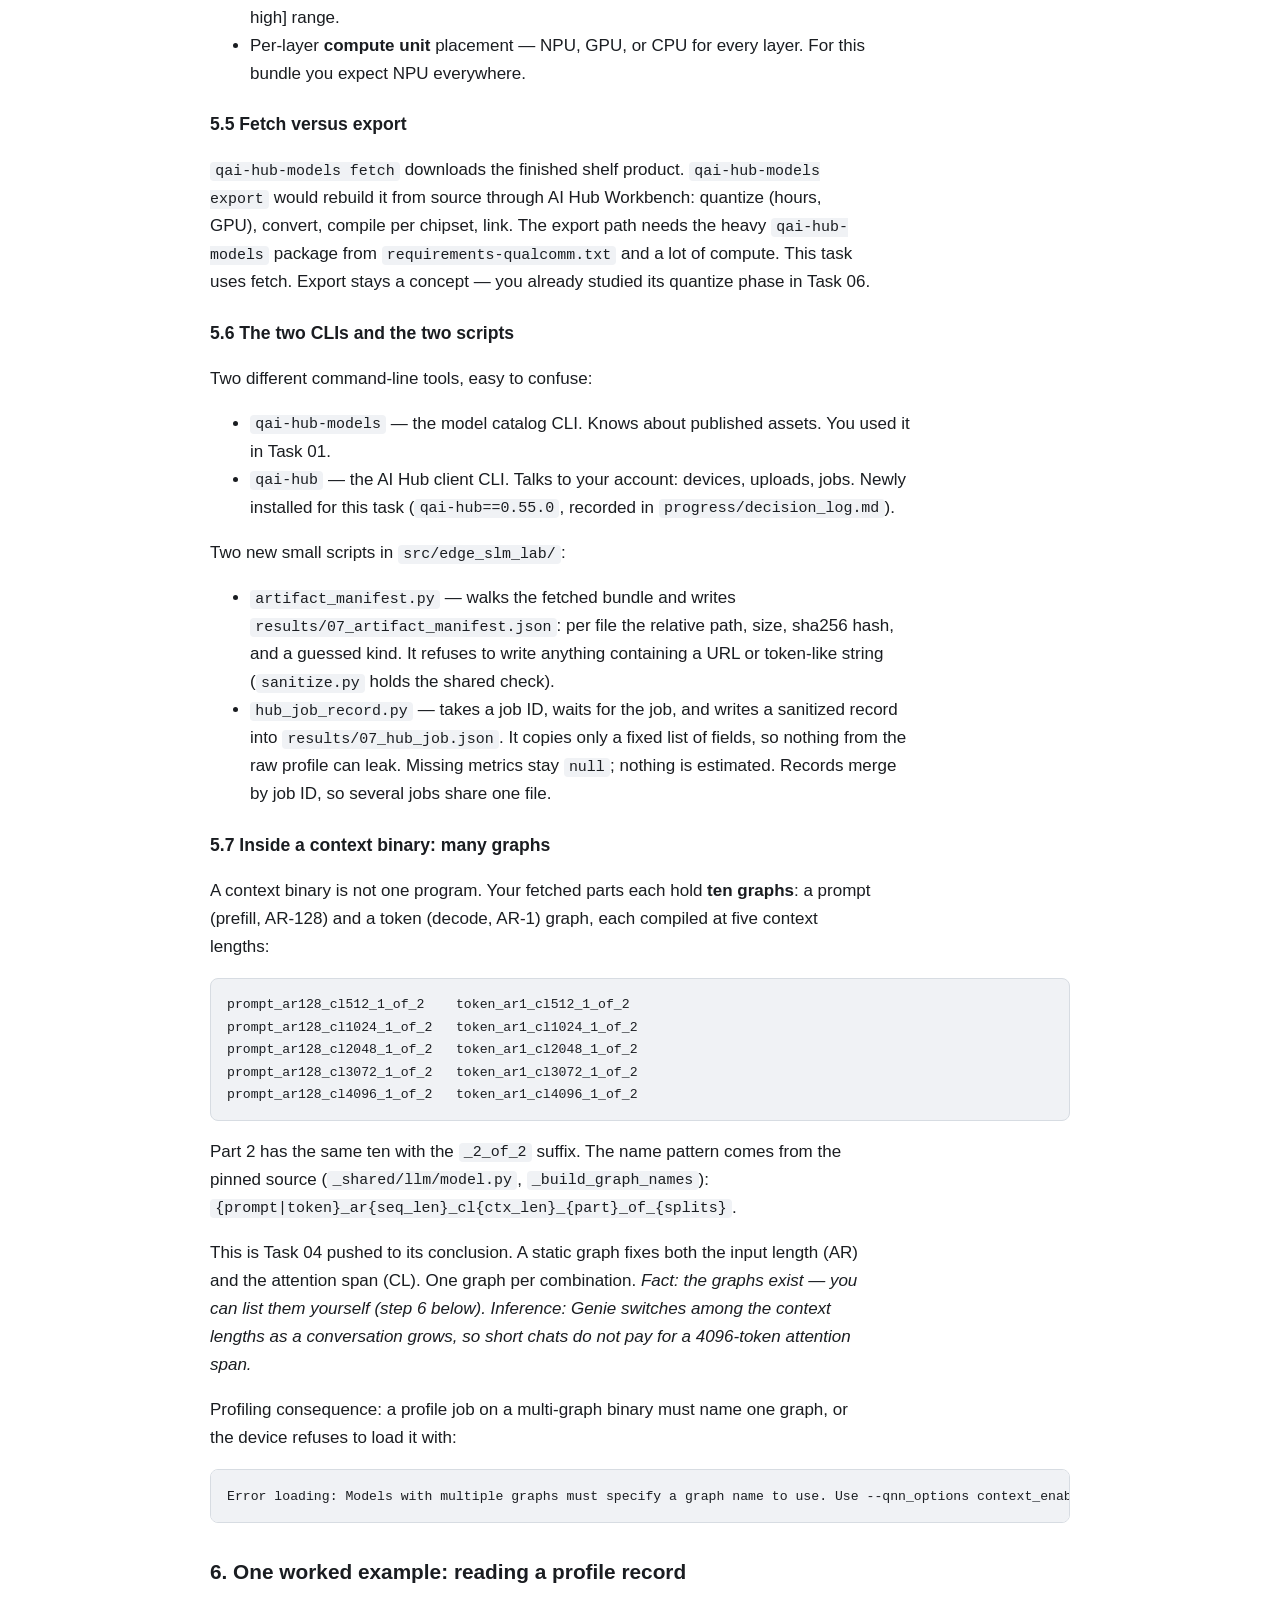
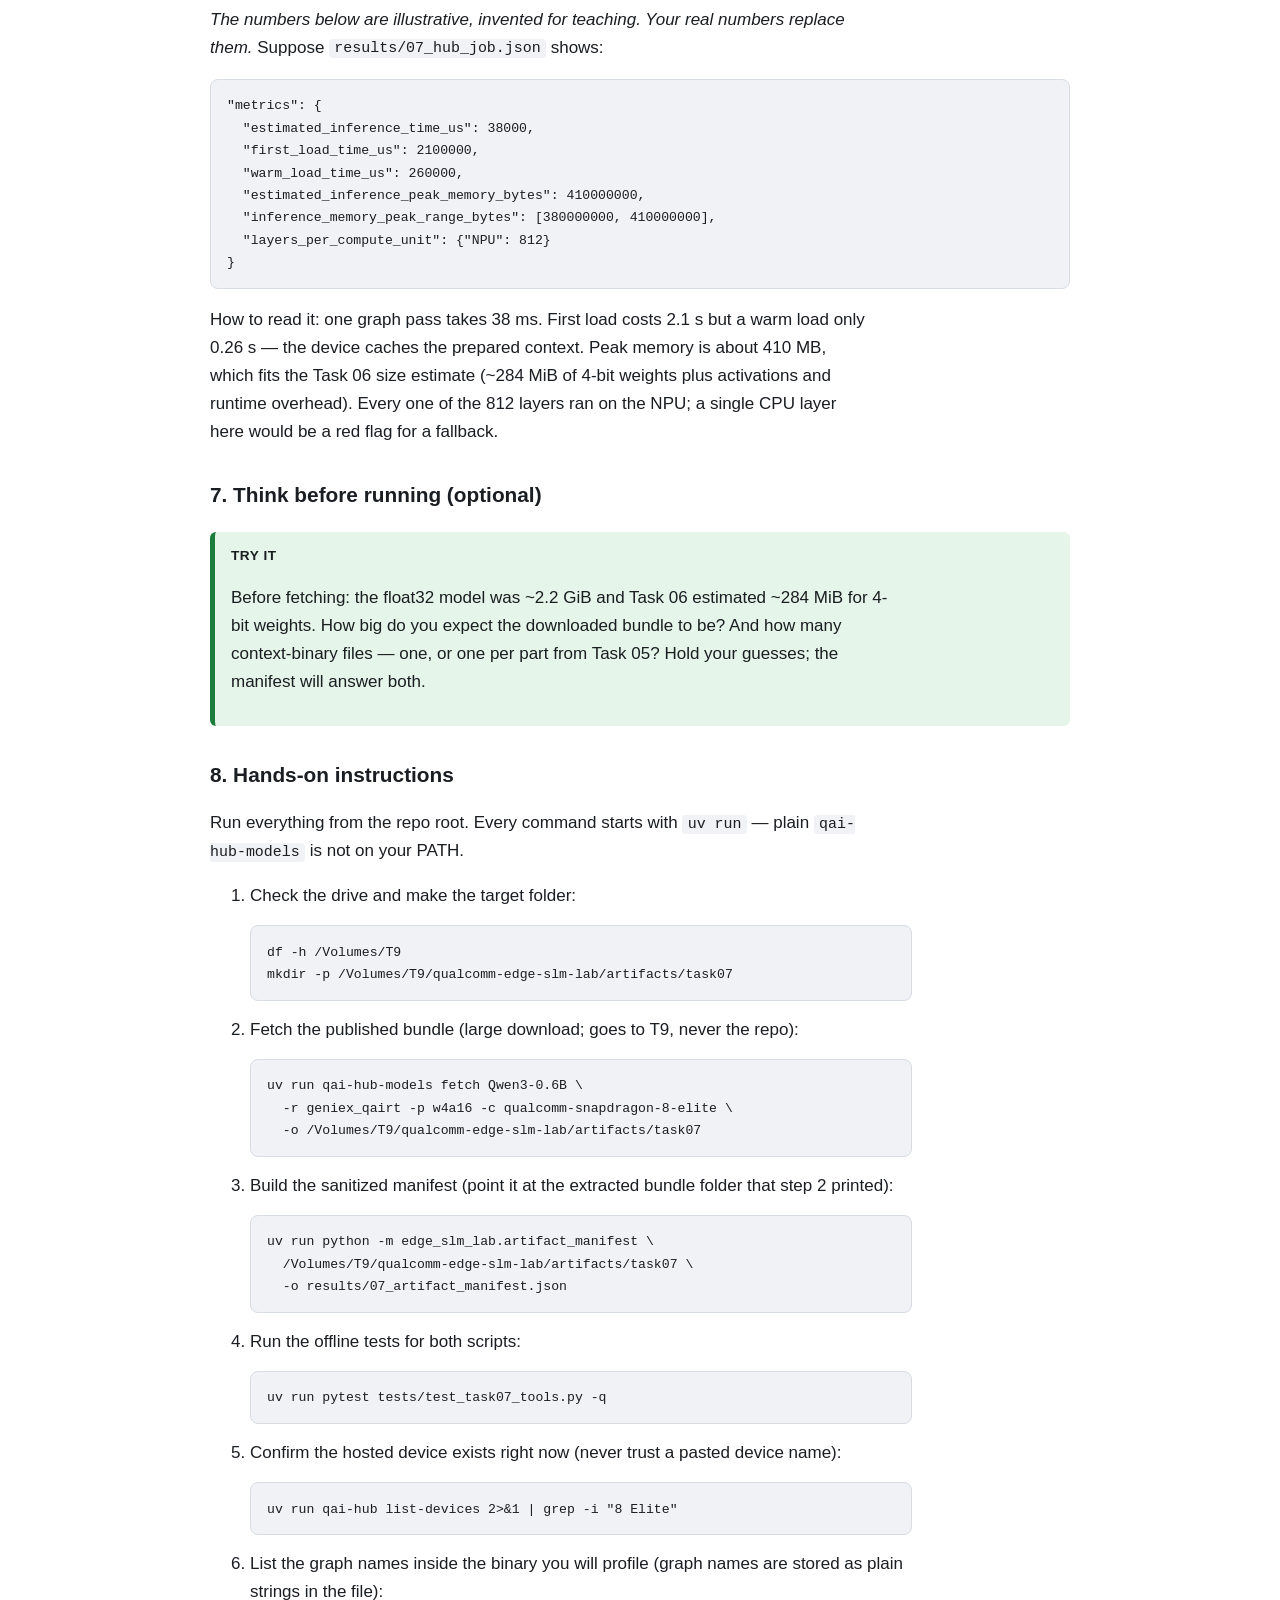
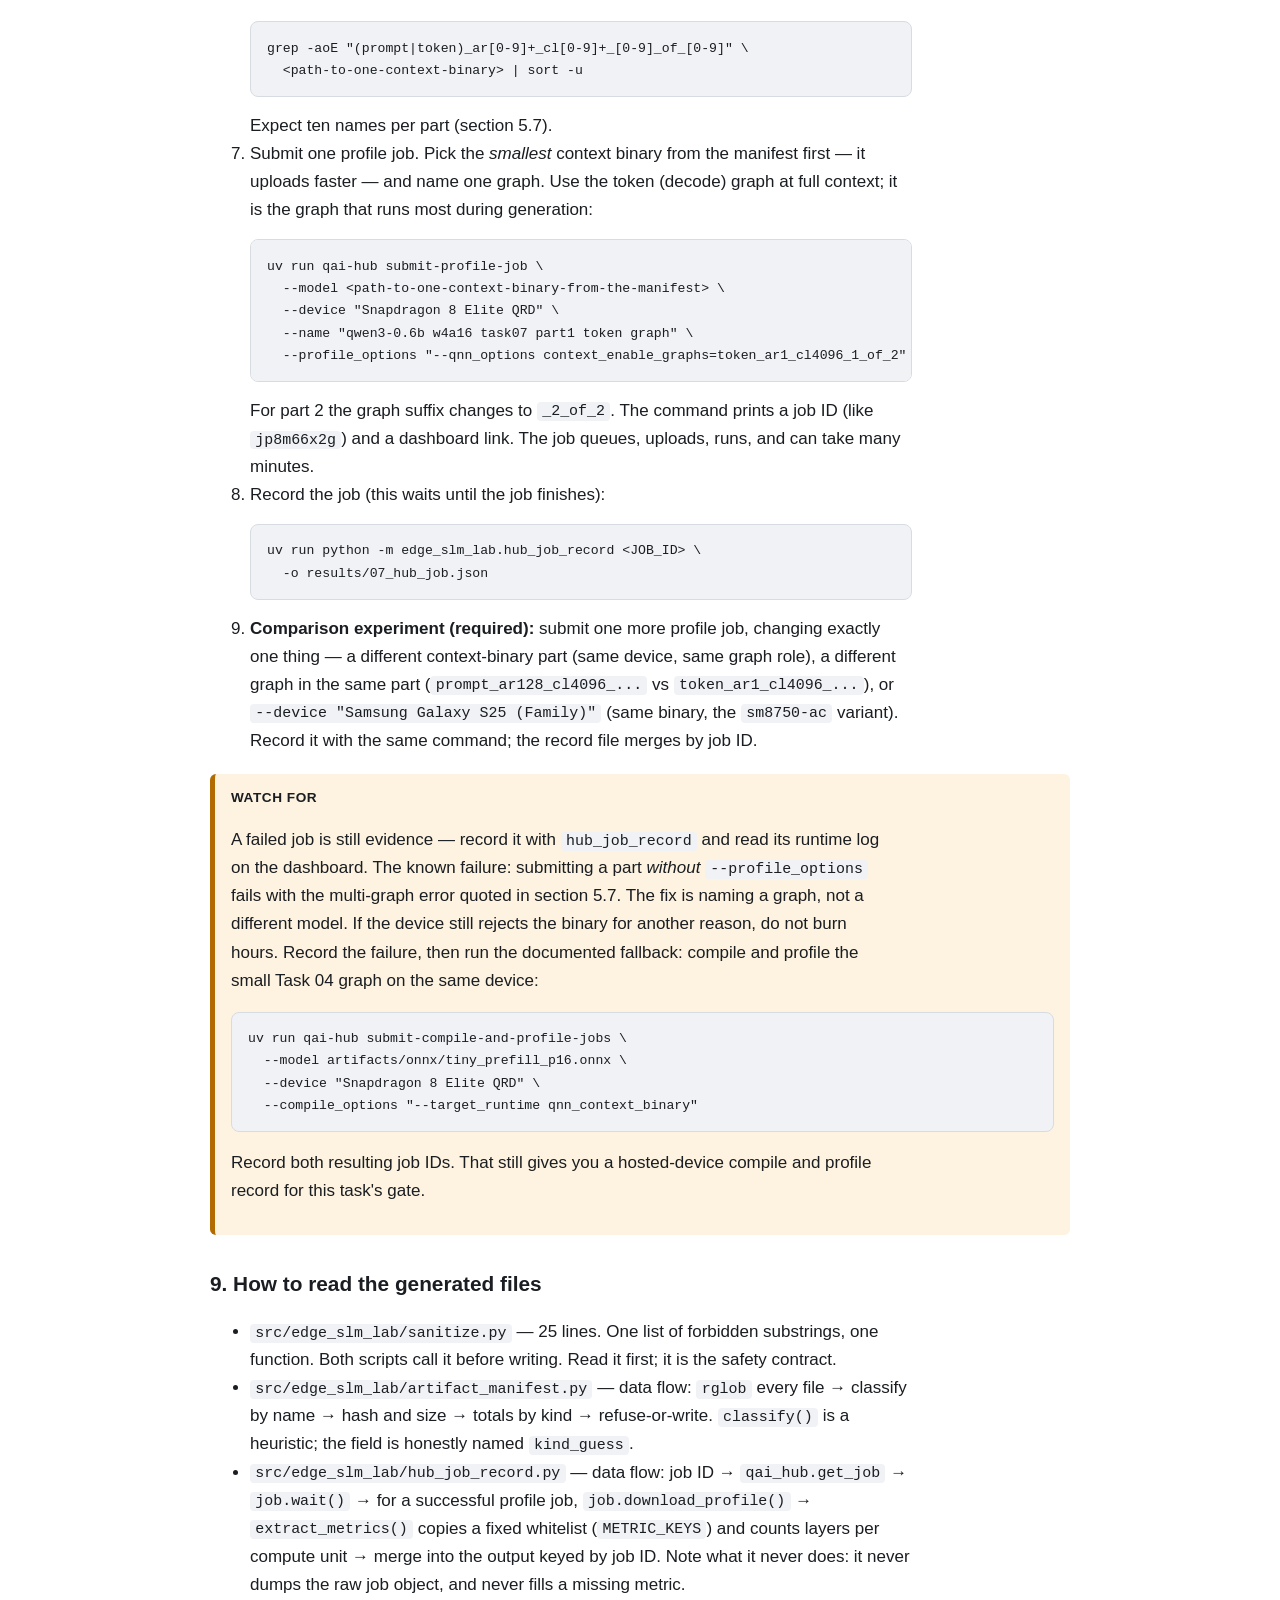
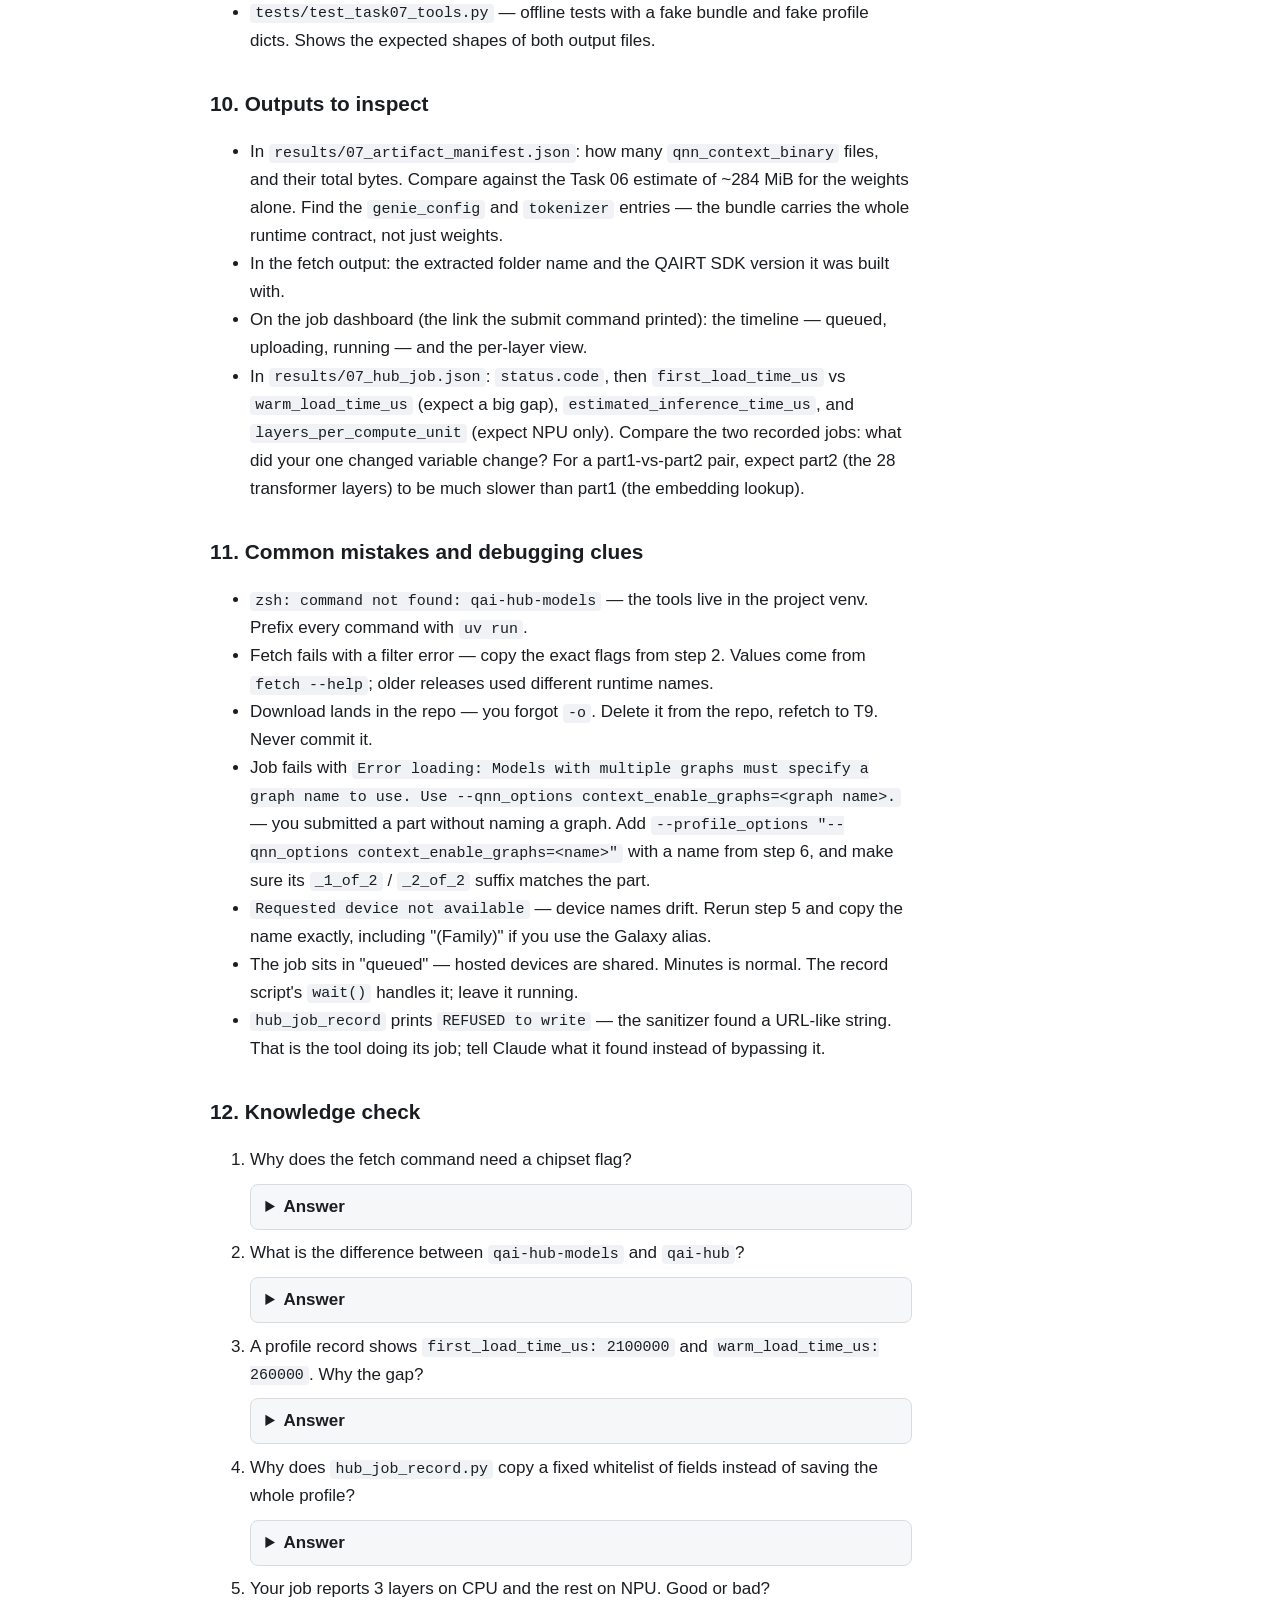
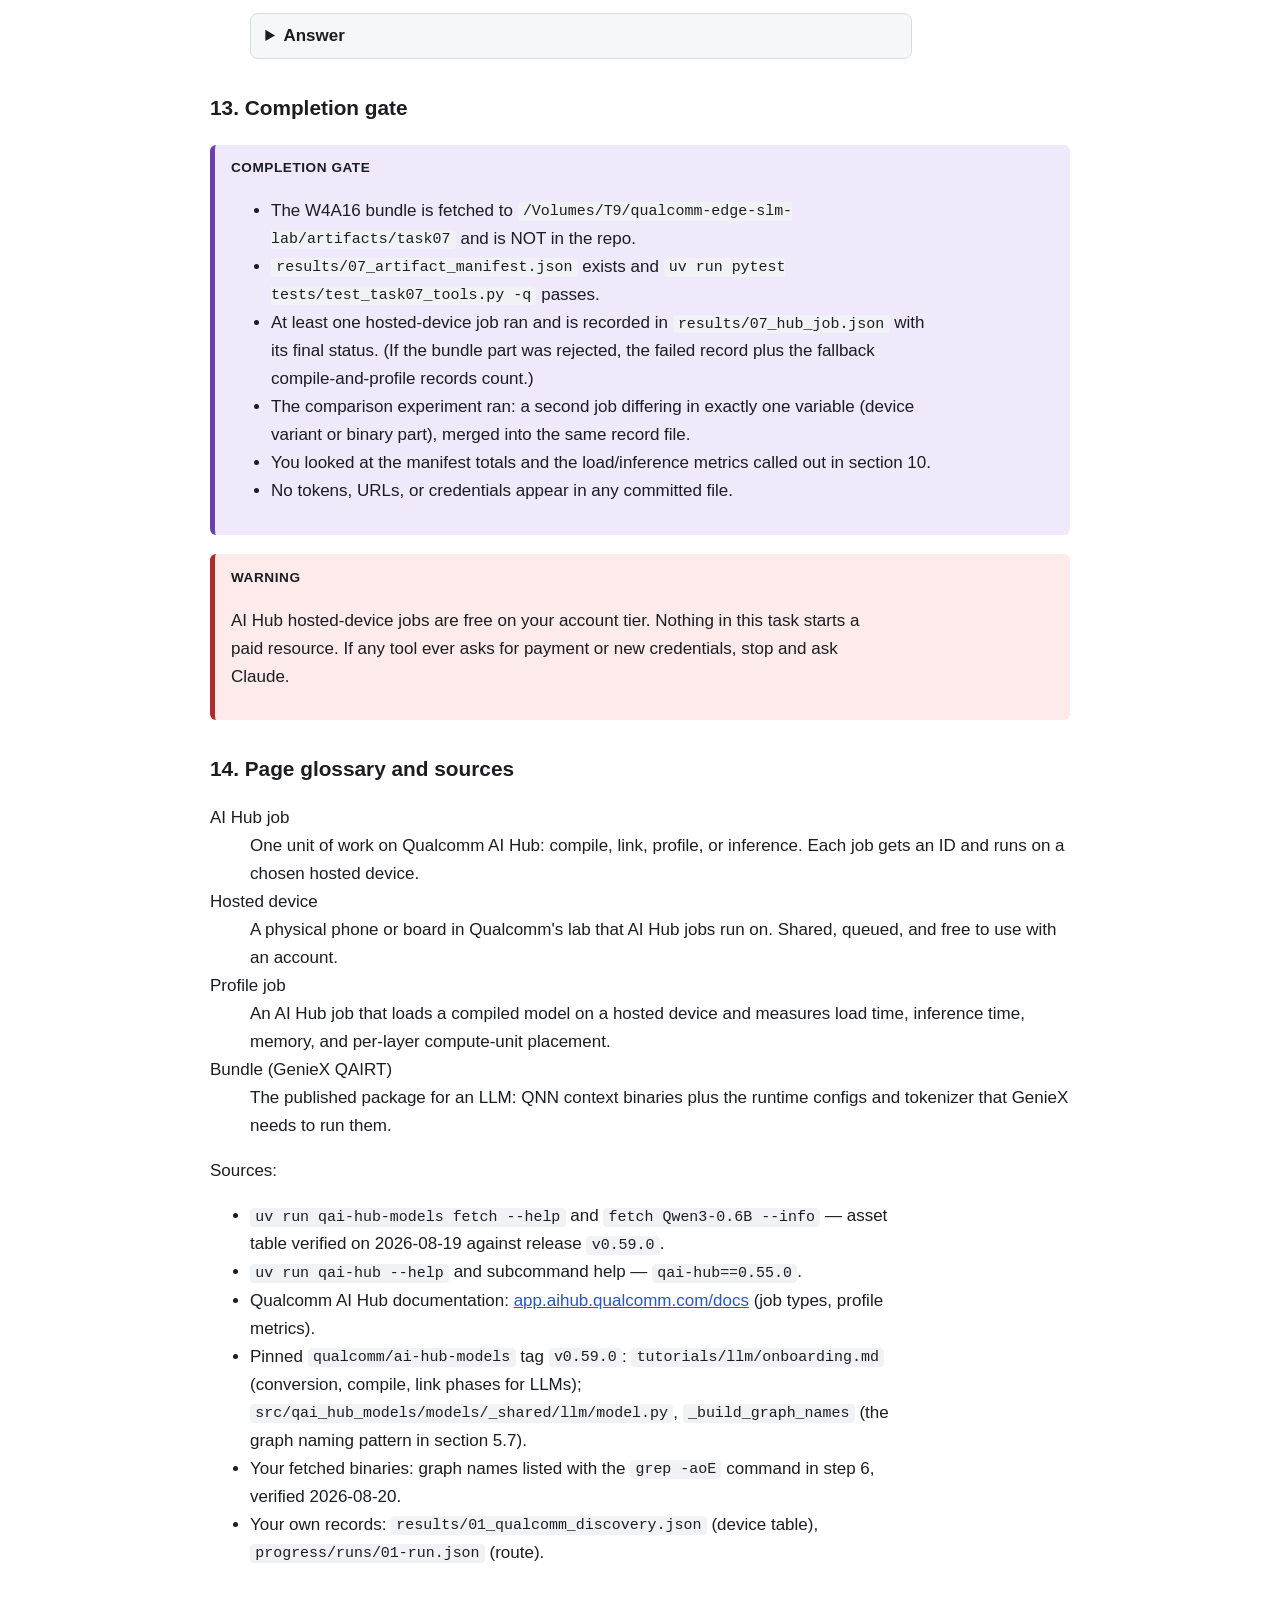
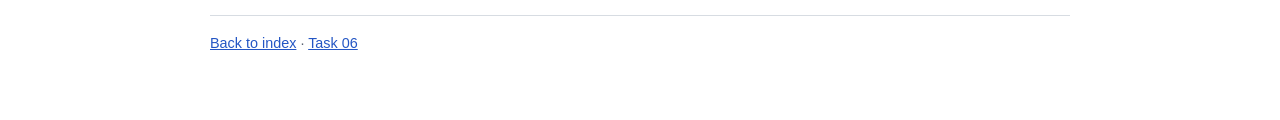
<file: docs/tasks/07-published-artifact-and-ai-hub.html>
<!DOCTYPE html>
<html lang="en">
<head>
<meta charset="utf-8">
<meta name="viewport" content="width=device-width, initial-scale=1">
<title>Task 07 — Published W4A16 artifact and AI Hub</title>
<link rel="stylesheet" href="../assets/styles.css">
</head>
<body>
<nav class="topnav"><div class="inner">
  <a href="../index.html">Index</a>
  <a href="../glossary.html">Glossary</a>
  <a href="../progress.html">Progress</a>
  <a href="06-quantization-and-aimet.html">← Task 06</a>
</div></nav>
<main>
<h1>Task 07 — Published W4A16 artifact and AI Hub</h1>
<p class="muted">Lab: command-line tools
(<code>qai-hub-models</code>, <code>qai-hub</code>, two small Python scripts)
· Estimated time: 1.5–2 hours plus job queue time</p>

<h2 id="why">1. Why this matters for Qualcomm work</h2>
<p>Everything so far ran on your Mac. This task crosses the line to real
Qualcomm infrastructure. You will download the <strong>published
artifact</strong> — the finished W4A16 bundle that Qualcomm built with the
exact recipe you studied in Task 06 — and you will run one job on a
<strong>hosted device</strong>: a real Snapdragon phone in Qualcomm's lab
that you control through <strong>AI Hub</strong>.</p>
<p>The core question: what changes during conversion, compilation, and
device execution? After this task you can answer it from files you
inspected and a job you ran, not from a diagram.</p>

<h2 id="outcome">2. What you will understand after this task</h2>
<ul>
<li>What a published GenieX (QAIRT) bundle physically contains.</li>
<li>Why the bundle is per-chipset, and what <code>sm8750</code> means.</li>
<li>The four AI Hub job types: compile, link, profile, inference.</li>
<li>What a profile job measures: load time, inference time, memory,
and which compute unit ran each layer.</li>
<li>The difference between fetching a published artifact and exporting
one yourself from source.</li>
</ul>

<h2 id="prereq">3. Prerequisites</h2>
<ul>
<li>Task 01: your AI Hub token is configured
(<code>~/.qai_hub/client.ini</code> exists). Device discovery ran.</li>
<li>Task 05: you know the model ships as <em>parts</em> (model split)
and that each part holds several static graphs (prefill and decode).</li>
<li>Task 06: you know what W4A16 means and how the checkpoint
(<code>model.encodings</code> + ONNX) was produced.</li>
<li>The T9 drive is mounted. The bundle is too big for the repo.</li>
</ul>

<h2 id="model">4. A simple mental model</h2>
<p>Think of a frozen meal. Task 06 was the recipe: how the kitchen cooks
it. Task 07 is the supermarket: Qualcomm already cooked it, sealed it in
a box labeled with one exact microwave model, and put it on a shelf.
You take the box (fetch), read the label and contents (manifest), and
heat one tray in a rented microwave of exactly that model (profile job
on a hosted device).</p>
<p>The chain you are walking:</p>
<pre><code>quantized checkpoint (encodings + ONNX)      -- Task 06 recipe
    -&gt; convert to a QNN graph                 -- conversion
    -&gt; compile ahead-of-time for ONE chipset  -- QNN context binary
    -&gt; pack binaries + configs + tokenizer    -- GenieX (QAIRT) bundle
    -&gt; run on a device with that chipset      -- Task 07 and Task 08</code></pre>

<h2 id="details">5. Exact technical details</h2>

<h3 id="published">5.1 The published artifact</h3>
<p>Qualcomm releases pre-built assets per model, per release tag. Your
Task 01 discovery already found the only Qwen3-0.6B asset in release
<code>v0.59.0</code>:</p>
<div class="table-wrap">
<table>
<thead><tr><th>Precision</th><th>Runtime</th><th>Chipsets</th><th>SDK</th></tr></thead>
<tbody>
<tr><td><code>w4a16</code></td><td>GenieX (QAIRT)</td>
<td>Dragonwing IQ-9075, SA8775P, Snapdragon 8 Elite Gen 5 Mobile,
<strong>Snapdragon 8 Elite Mobile</strong>, Snapdragon X Elite,
Snapdragon X2 Elite</td>
<td><code>QAIRT 2.45.0.260326154327</code></td></tr>
</tbody>
</table>
</div>
<p>Facts to notice. There is no float, no <code>w8a8</code>, no other
precision — W4A16 is the only choice, matching
<code>SUPPORTED_PRECISIONS</code> from Task 06. The runtime is
<code>geniex_qairt</code>: the <strong>GenieX</strong> LLM runtime on top
of <strong>QAIRT</strong> (Qualcomm AI Runtime). And you must pick a
chipset, because the compiled program inside is chipset-specific.</p>

<h3 id="chipset">5.2 Chipset, not device</h3>
<p>A <strong>QNN context binary</strong> is compiled ahead-of-time for one
NPU generation. The chipset ID names that target:</p>
<ul>
<li><code>qualcomm-snapdragon-8-elite</code> = <code>sm8750</code> —
Snapdragon 8 Elite Mobile. Reference phones like the
"Snapdragon 8 Elite QRD".</li>
<li><code>qualcomm-snapdragon-8-elite-for-galaxy</code> =
<code>sm8750-ac</code> — the same chip, higher clocks, used in the
Samsung Galaxy S25 family. Same NPU architecture (HTP version 79).</li>
</ul>
<p>Your recorded route targets a Galaxy S25 on QDC (Task 08). The bundle
is published for <code>qualcomm-snapdragon-8-elite</code>. Because both
variants share HTP version 79, one binary serves both — this is exactly
the kind of claim your device job can test.
<em>Label: the shared-HTP fact comes from Task 01's device table; the
"one binary serves both" part is an inference you will check.</em></p>

<h3 id="jobs">5.3 AI Hub job types</h3>
<p>AI Hub runs <strong>jobs</strong> on hosted physical devices. Four
kinds matter:</p>
<div class="table-wrap">
<table>
<thead><tr><th>Job</th><th>Input</th><th>Output</th><th>You use it when</th></tr></thead>
<tbody>
<tr><td>Compile</td><td>source model (ONNX, TorchScript)</td>
<td>compiled model (context binary, DLC, TFLite)</td>
<td>you bring your own model</td></tr>
<tr><td>Link</td><td>several compiled graphs</td>
<td>one context binary with shared weights</td>
<td>prefill + decode graphs must share weights</td></tr>
<tr><td>Profile</td><td>compiled model</td>
<td>timing, memory, per-layer placement</td>
<td>you want performance numbers</td></tr>
<tr><td>Inference</td><td>compiled model + input tensors</td>
<td>output tensors</td>
<td>you want to check numerical outputs</td></tr>
</tbody>
</table>
</div>
<p>You will run a <strong>profile job</strong>. It answers this task's
question directly: it loads your fetched binary onto a real Snapdragon
NPU and measures what happens.</p>

<h3 id="profile">5.4 What a profile job reports</h3>
<p>The key fields, all times in microseconds (µs):</p>
<ul>
<li><code>first_load_time</code> — first load on the device. Includes
preparing the context on the NPU. Usually the biggest number.</li>
<li><code>warm_load_time</code> — loading again after the device has
cached the prepared context. This is what an app user feels on second
launch.</li>
<li><code>estimated_inference_time</code> — one forward pass of the
compiled graph. For an LLM part this is one graph invocation, not one
full generated sentence.</li>
<li><code>inference_memory_peak_range</code> — bytes of peak memory
during inference, as a [low, high] range.</li>
<li>Per-layer <strong>compute unit</strong> placement — NPU, GPU, or CPU
for every layer. For this bundle you expect NPU everywhere.</li>
</ul>

<h3 id="fetchvsexport">5.5 Fetch versus export</h3>
<p><code>qai-hub-models fetch</code> downloads the finished shelf product.
<code>qai-hub-models export</code> would rebuild it from source through
AI Hub Workbench: quantize (hours, GPU), convert, compile per chipset,
link. The export path needs the heavy <code>qai-hub-models</code> package
from <code>requirements-qualcomm.txt</code> and a lot of compute. This
task uses fetch. Export stays a concept — you already studied its
quantize phase in Task 06.</p>

<h3 id="tools">5.6 The two CLIs and the two scripts</h3>
<p>Two different command-line tools, easy to confuse:</p>
<ul>
<li><code>qai-hub-models</code> — the model catalog CLI. Knows about
published assets. You used it in Task 01.</li>
<li><code>qai-hub</code> — the AI Hub client CLI. Talks to your account:
devices, uploads, jobs. Newly installed for this task
(<code>qai-hub==0.55.0</code>, recorded in
<code>progress/decision_log.md</code>).</li>
</ul>
<p>Two new small scripts in <code>src/edge_slm_lab/</code>:</p>
<ul>
<li><code>artifact_manifest.py</code> — walks the fetched bundle and
writes <code>results/07_artifact_manifest.json</code>: per file the
relative path, size, sha256 hash, and a guessed kind. It refuses to
write anything containing a URL or token-like string
(<code>sanitize.py</code> holds the shared check).</li>
<li><code>hub_job_record.py</code> — takes a job ID, waits for the job,
and writes a sanitized record into <code>results/07_hub_job.json</code>.
It copies only a fixed list of fields, so nothing from the raw
profile can leak. Missing metrics stay <code>null</code>; nothing is
estimated. Records merge by job ID, so several jobs share one file.</li>
</ul>

<h3 id="graphs">5.7 Inside a context binary: many graphs</h3>
<p>A context binary is not one program. Your fetched parts each hold
<strong>ten graphs</strong>: a prompt (prefill, AR-128) and a token
(decode, AR-1) graph, each compiled at five context lengths:</p>
<pre><code>prompt_ar128_cl512_1_of_2    token_ar1_cl512_1_of_2
prompt_ar128_cl1024_1_of_2   token_ar1_cl1024_1_of_2
prompt_ar128_cl2048_1_of_2   token_ar1_cl2048_1_of_2
prompt_ar128_cl3072_1_of_2   token_ar1_cl3072_1_of_2
prompt_ar128_cl4096_1_of_2   token_ar1_cl4096_1_of_2</code></pre>
<p>Part 2 has the same ten with the <code>_2_of_2</code> suffix. The
name pattern comes from the pinned source
(<code>_shared/llm/model.py</code>, <code>_build_graph_names</code>):
<code>{prompt|token}_ar{seq_len}_cl{ctx_len}_{part}_of_{splits}</code>.</p>
<p>This is Task 04 pushed to its conclusion. A static graph fixes both
the input length (AR) and the attention span (CL). One graph per
combination. <em>Fact: the graphs exist — you can list them yourself
(step 6 below). Inference: Genie switches among the context lengths as
a conversation grows, so short chats do not pay for a 4096-token
attention span.</em></p>
<p>Profiling consequence: a profile job on a multi-graph binary must
name one graph, or the device refuses to load it with:</p>
<pre><code>Error loading: Models with multiple graphs must specify a graph name to use. Use --qnn_options context_enable_graphs=&lt;graph name&gt;.</code></pre>

<h2 id="worked">6. One worked example: reading a profile record</h2>
<p><em>The numbers below are illustrative, invented for teaching. Your
real numbers replace them.</em> Suppose
<code>results/07_hub_job.json</code> shows:</p>
<pre><code>"metrics": {
  "estimated_inference_time_us": 38000,
  "first_load_time_us": 2100000,
  "warm_load_time_us": 260000,
  "estimated_inference_peak_memory_bytes": 410000000,
  "inference_memory_peak_range_bytes": [380000000, 410000000],
  "layers_per_compute_unit": {"NPU": 812}
}</code></pre>
<p>How to read it: one graph pass takes 38&nbsp;ms. First load costs
2.1&nbsp;s but a warm load only 0.26&nbsp;s — the device caches the
prepared context. Peak memory is about 410&nbsp;MB, which fits the
Task 06 size estimate (~284&nbsp;MiB of 4-bit weights plus activations
and runtime overhead). Every one of the 812 layers ran on the NPU; a
single CPU layer here would be a red flag for a fallback.</p>

<h2 id="think">7. Think before running (optional)</h2>
<div class="callout try"><span class="label">Try it</span>
<p>Before fetching: the float32 model was ~2.2&nbsp;GiB and Task 06
estimated ~284&nbsp;MiB for 4-bit weights. How big do you expect the
downloaded bundle to be? And how many context-binary files — one, or
one per part from Task 05? Hold your guesses; the manifest will answer
both.</p></div>

<h2 id="handson">8. Hands-on instructions</h2>
<p>Run everything from the repo root. Every command starts with
<code>uv run</code> — plain <code>qai-hub-models</code> is not on your
PATH.</p>
<ol>
<li>Check the drive and make the target folder:
<pre><code>df -h /Volumes/T9
mkdir -p /Volumes/T9/qualcomm-edge-slm-lab/artifacts/task07</code></pre></li>
<li>Fetch the published bundle (large download; goes to T9, never the
repo):
<pre><code>uv run qai-hub-models fetch Qwen3-0.6B \
  -r geniex_qairt -p w4a16 -c qualcomm-snapdragon-8-elite \
  -o /Volumes/T9/qualcomm-edge-slm-lab/artifacts/task07</code></pre></li>
<li>Build the sanitized manifest (point it at the extracted bundle
folder that step 2 printed):
<pre><code>uv run python -m edge_slm_lab.artifact_manifest \
  /Volumes/T9/qualcomm-edge-slm-lab/artifacts/task07 \
  -o results/07_artifact_manifest.json</code></pre></li>
<li>Run the offline tests for both scripts:
<pre><code>uv run pytest tests/test_task07_tools.py -q</code></pre></li>
<li>Confirm the hosted device exists right now (never trust a pasted
device name):
<pre><code>uv run qai-hub list-devices 2&gt;&amp;1 | grep -i "8 Elite"</code></pre></li>
<li>List the graph names inside the binary you will profile (graph
names are stored as plain strings in the file):
<pre><code>grep -aoE "(prompt|token)_ar[0-9]+_cl[0-9]+_[0-9]_of_[0-9]" \
  &lt;path-to-one-context-binary&gt; | sort -u</code></pre>
Expect ten names per part (section 5.7).</li>
<li>Submit one profile job. Pick the <em>smallest</em> context binary
from the manifest first — it uploads faster — and name one graph.
Use the token (decode) graph at full context; it is the graph that
runs most during generation:
<pre><code>uv run qai-hub submit-profile-job \
  --model &lt;path-to-one-context-binary-from-the-manifest&gt; \
  --device "Snapdragon 8 Elite QRD" \
  --name "qwen3-0.6b w4a16 task07 part1 token graph" \
  --profile_options "--qnn_options context_enable_graphs=token_ar1_cl4096_1_of_2"</code></pre>
For part 2 the graph suffix changes to <code>_2_of_2</code>. The
command prints a job ID (like <code>jp8m66x2g</code>) and a dashboard
link. The job queues, uploads, runs, and can take many minutes.</li>
<li>Record the job (this waits until the job finishes):
<pre><code>uv run python -m edge_slm_lab.hub_job_record &lt;JOB_ID&gt; \
  -o results/07_hub_job.json</code></pre></li>
<li><strong>Comparison experiment (required):</strong> submit one more
profile job, changing exactly one thing — a different context-binary
part (same device, same graph role), a different graph in the same
part (<code>prompt_ar128_cl4096_...</code> vs
<code>token_ar1_cl4096_...</code>), or
<code>--device "Samsung Galaxy S25 (Family)"</code> (same binary, the
<code>sm8750-ac</code> variant). Record it with the same command; the
record file merges by job ID.</li>
</ol>
<div class="callout watch"><span class="label">Watch for</span>
<p>A failed job is still evidence — record it with
<code>hub_job_record</code> and read its runtime log on the dashboard.
The known failure: submitting a part <em>without</em>
<code>--profile_options</code> fails with the multi-graph error quoted
in section 5.7. The fix is naming a graph, not a different model. If
the device still rejects the binary for another reason, do not burn
hours. Record the failure, then run the documented fallback: compile
and profile the small Task 04 graph on the same device:</p>
<pre><code>uv run qai-hub submit-compile-and-profile-jobs \
  --model artifacts/onnx/tiny_prefill_p16.onnx \
  --device "Snapdragon 8 Elite QRD" \
  --compile_options "--target_runtime qnn_context_binary"</code></pre>
<p>Record both resulting job IDs. That still gives you a hosted-device
compile and profile record for this task's gate.</p></div>

<h2 id="reading">9. How to read the generated files</h2>
<ul>
<li><code>src/edge_slm_lab/sanitize.py</code> — 25 lines. One list of
forbidden substrings, one function. Both scripts call it before
writing. Read it first; it is the safety contract.</li>
<li><code>src/edge_slm_lab/artifact_manifest.py</code> — data flow:
<code>rglob</code> every file → classify by name → hash and size →
totals by kind → refuse-or-write. <code>classify()</code> is a
heuristic; the field is honestly named <code>kind_guess</code>.</li>
<li><code>src/edge_slm_lab/hub_job_record.py</code> — data flow: job ID
→ <code>qai_hub.get_job</code> → <code>job.wait()</code> → for a
successful profile job, <code>job.download_profile()</code> →
<code>extract_metrics()</code> copies a fixed whitelist
(<code>METRIC_KEYS</code>) and counts layers per compute unit →
merge into the output keyed by job ID. Note what it never does: it
never dumps the raw job object, and never fills a missing metric.</li>
<li><code>tests/test_task07_tools.py</code> — offline tests with a fake
bundle and fake profile dicts. Shows the expected shapes of both
output files.</li>
</ul>

<h2 id="inspect">10. Outputs to inspect</h2>
<ul>
<li>In <code>results/07_artifact_manifest.json</code>: how many
<code>qnn_context_binary</code> files, and their total bytes. Compare
against the Task 06 estimate of ~284&nbsp;MiB for the weights alone.
Find the <code>genie_config</code> and <code>tokenizer</code> entries —
the bundle carries the whole runtime contract, not just weights.</li>
<li>In the fetch output: the extracted folder name and the QAIRT SDK
version it was built with.</li>
<li>On the job dashboard (the link the submit command printed): the
timeline — queued, uploading, running — and the per-layer view.</li>
<li>In <code>results/07_hub_job.json</code>: <code>status.code</code>,
then <code>first_load_time_us</code> vs <code>warm_load_time_us</code>
(expect a big gap), <code>estimated_inference_time_us</code>, and
<code>layers_per_compute_unit</code> (expect NPU only). Compare the two
recorded jobs: what did your one changed variable change? For a
part1-vs-part2 pair, expect part2 (the 28 transformer layers) to be
much slower than part1 (the embedding lookup).</li>
</ul>

<h2 id="mistakes">11. Common mistakes and debugging clues</h2>
<ul>
<li><code>zsh: command not found: qai-hub-models</code> — the tools live
in the project venv. Prefix every command with <code>uv run</code>.</li>
<li>Fetch fails with a filter error — copy the exact flags from step 2.
Values come from <code>fetch --help</code>; older releases used
different runtime names.</li>
<li>Download lands in the repo — you forgot <code>-o</code>. Delete it
from the repo, refetch to T9. Never commit it.</li>
<li>Job fails with <code>Error loading: Models with multiple graphs
must specify a graph name to use. Use --qnn_options
context_enable_graphs=&lt;graph name&gt;.</code> — you submitted a part
without naming a graph. Add
<code>--profile_options "--qnn_options context_enable_graphs=&lt;name&gt;"</code>
with a name from step 6, and make sure its <code>_1_of_2</code> /
<code>_2_of_2</code> suffix matches the part.</li>
<li><code>Requested device not available</code> — device names drift.
Rerun step 5 and copy the name exactly, including
"(Family)" if you use the Galaxy alias.</li>
<li>The job sits in "queued" — hosted devices are shared. Minutes is
normal. The record script's <code>wait()</code> handles it; leave it
running.</li>
<li><code>hub_job_record</code> prints <code>REFUSED to write</code> —
the sanitizer found a URL-like string. That is the tool doing its job;
tell Claude what it found instead of bypassing it.</li>
</ul>

<h2 id="check">12. Knowledge check</h2>
<ol>
<li>Why does the fetch command need a chipset flag?
<details><summary>Answer</summary>The bundle contains QNN context
binaries, which are compiled ahead-of-time for one NPU generation. A
different chipset needs a different compiled asset.</details></li>
<li>What is the difference between <code>qai-hub-models</code> and
<code>qai-hub</code>?
<details><summary>Answer</summary><code>qai-hub-models</code> is the
model catalog CLI (published assets, per-model info).
<code>qai-hub</code> is the AI Hub client (your account: devices,
uploads, jobs).</details></li>
<li>A profile record shows <code>first_load_time_us: 2100000</code> and
<code>warm_load_time_us: 260000</code>. Why the gap?
<details><summary>Answer</summary>First load prepares the context on
the NPU; the device caches that prepared state, so later loads skip
the expensive preparation.</details></li>
<li>Why does <code>hub_job_record.py</code> copy a fixed whitelist of
fields instead of saving the whole profile?
<details><summary>Answer</summary>The raw job data can contain signed
download URLs. Copying only known metric keys makes leaking a secret
into the committed record impossible.</details></li>
<li>Your job reports 3 layers on CPU and the rest on NPU. Good or bad?
<details><summary>Answer</summary>Bad sign — a fallback. Those layers
were not compiled for the NPU and will be slow and power-hungry. For
this fully quantized published bundle you expect everything on the
NPU.</details></li>
</ol>

<h2 id="gate">13. Completion gate</h2>
<div class="callout gate"><span class="label">Completion gate</span>
<ul>
<li>The W4A16 bundle is fetched to
<code>/Volumes/T9/qualcomm-edge-slm-lab/artifacts/task07</code> and is
NOT in the repo.</li>
<li><code>results/07_artifact_manifest.json</code> exists and
<code>uv run pytest tests/test_task07_tools.py -q</code> passes.</li>
<li>At least one hosted-device job ran and is recorded in
<code>results/07_hub_job.json</code> with its final status. (If the
bundle part was rejected, the failed record plus the fallback
compile-and-profile records count.)</li>
<li>The comparison experiment ran: a second job differing in exactly
one variable (device variant or binary part), merged into the same
record file.</li>
<li>You looked at the manifest totals and the load/inference metrics
called out in section 10.</li>
<li>No tokens, URLs, or credentials appear in any committed file.</li>
</ul></div>
<div class="callout warn"><span class="label">Warning</span>
<p>AI Hub hosted-device jobs are free on your account tier. Nothing in
this task starts a paid resource. If any tool ever asks for payment or
new credentials, stop and ask Claude.</p></div>

<h2 id="glossary">14. Page glossary and sources</h2>
<dl>
<dt>AI Hub job</dt>
<dd>One unit of work on Qualcomm AI Hub: compile, link, profile, or
inference. Each job gets an ID and runs on a chosen hosted device.</dd>
<dt>Hosted device</dt>
<dd>A physical phone or board in Qualcomm's lab that AI Hub jobs run
on. Shared, queued, and free to use with an account.</dd>
<dt>Profile job</dt>
<dd>An AI Hub job that loads a compiled model on a hosted device and
measures load time, inference time, memory, and per-layer compute-unit
placement.</dd>
<dt>Bundle (GenieX QAIRT)</dt>
<dd>The published package for an LLM: QNN context binaries plus the
runtime configs and tokenizer that GenieX needs to run them.</dd>
</dl>
<p>Sources:</p>
<ul>
<li><code>uv run qai-hub-models fetch --help</code> and
<code>fetch Qwen3-0.6B --info</code> — asset table verified on
2026-08-19 against release <code>v0.59.0</code>.</li>
<li><code>uv run qai-hub --help</code> and subcommand help —
<code>qai-hub==0.55.0</code>.</li>
<li>Qualcomm AI Hub documentation:
<a href="https://app.aihub.qualcomm.com/docs/">app.aihub.qualcomm.com/docs</a>
(job types, profile metrics).</li>
<li>Pinned <code>qualcomm/ai-hub-models</code> tag <code>v0.59.0</code>:
<code>tutorials/llm/onboarding.md</code> (conversion, compile, link
phases for LLMs);
<code>src/qai_hub_models/models/_shared/llm/model.py</code>,
<code>_build_graph_names</code> (the graph naming pattern in
section 5.7).</li>
<li>Your fetched binaries: graph names listed with the
<code>grep -aoE</code> command in step 6, verified 2026-08-20.</li>
<li>Your own records: <code>results/01_qualcomm_discovery.json</code>
(device table), <code>progress/runs/01-run.json</code> (route).</li>
</ul>

<footer><a href="../index.html">Back to index</a> ·
<a href="06-quantization-and-aimet.html">Task 06</a></footer>
</main>
</body>
</html>
</file>
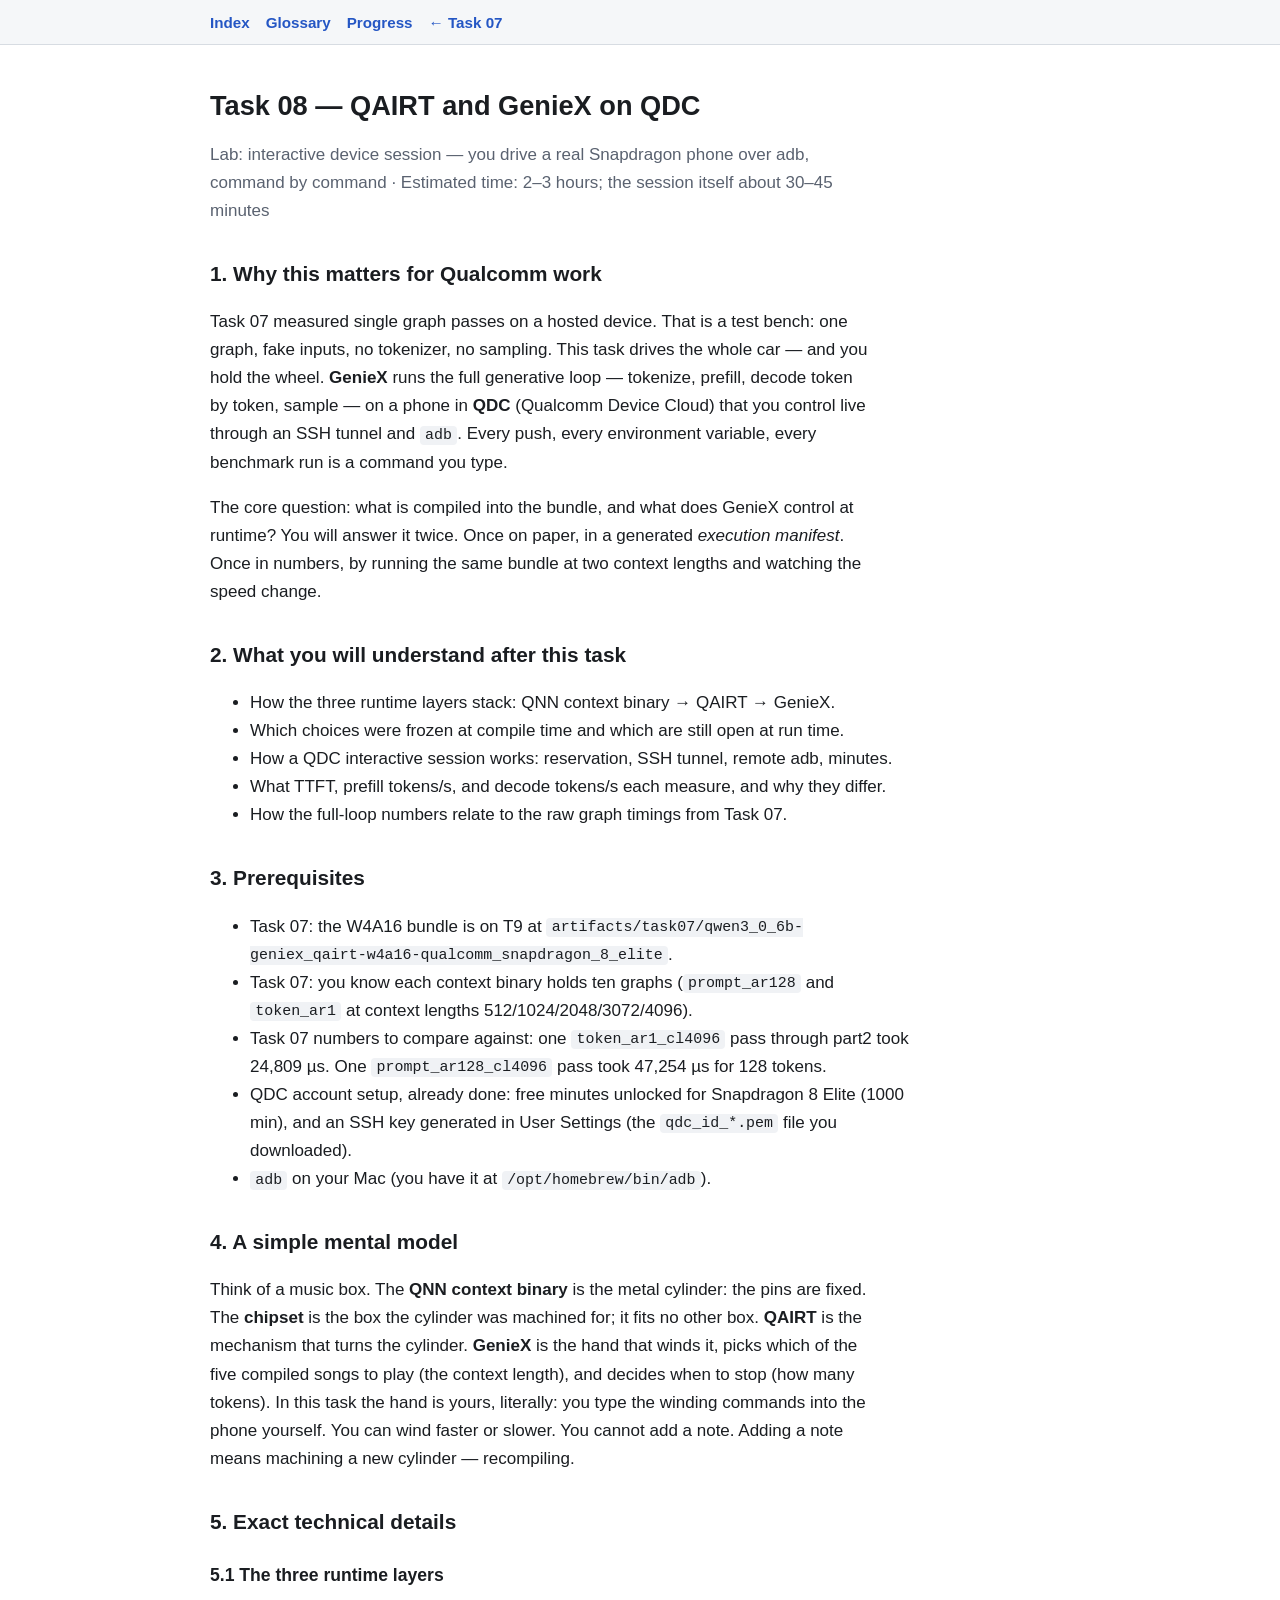
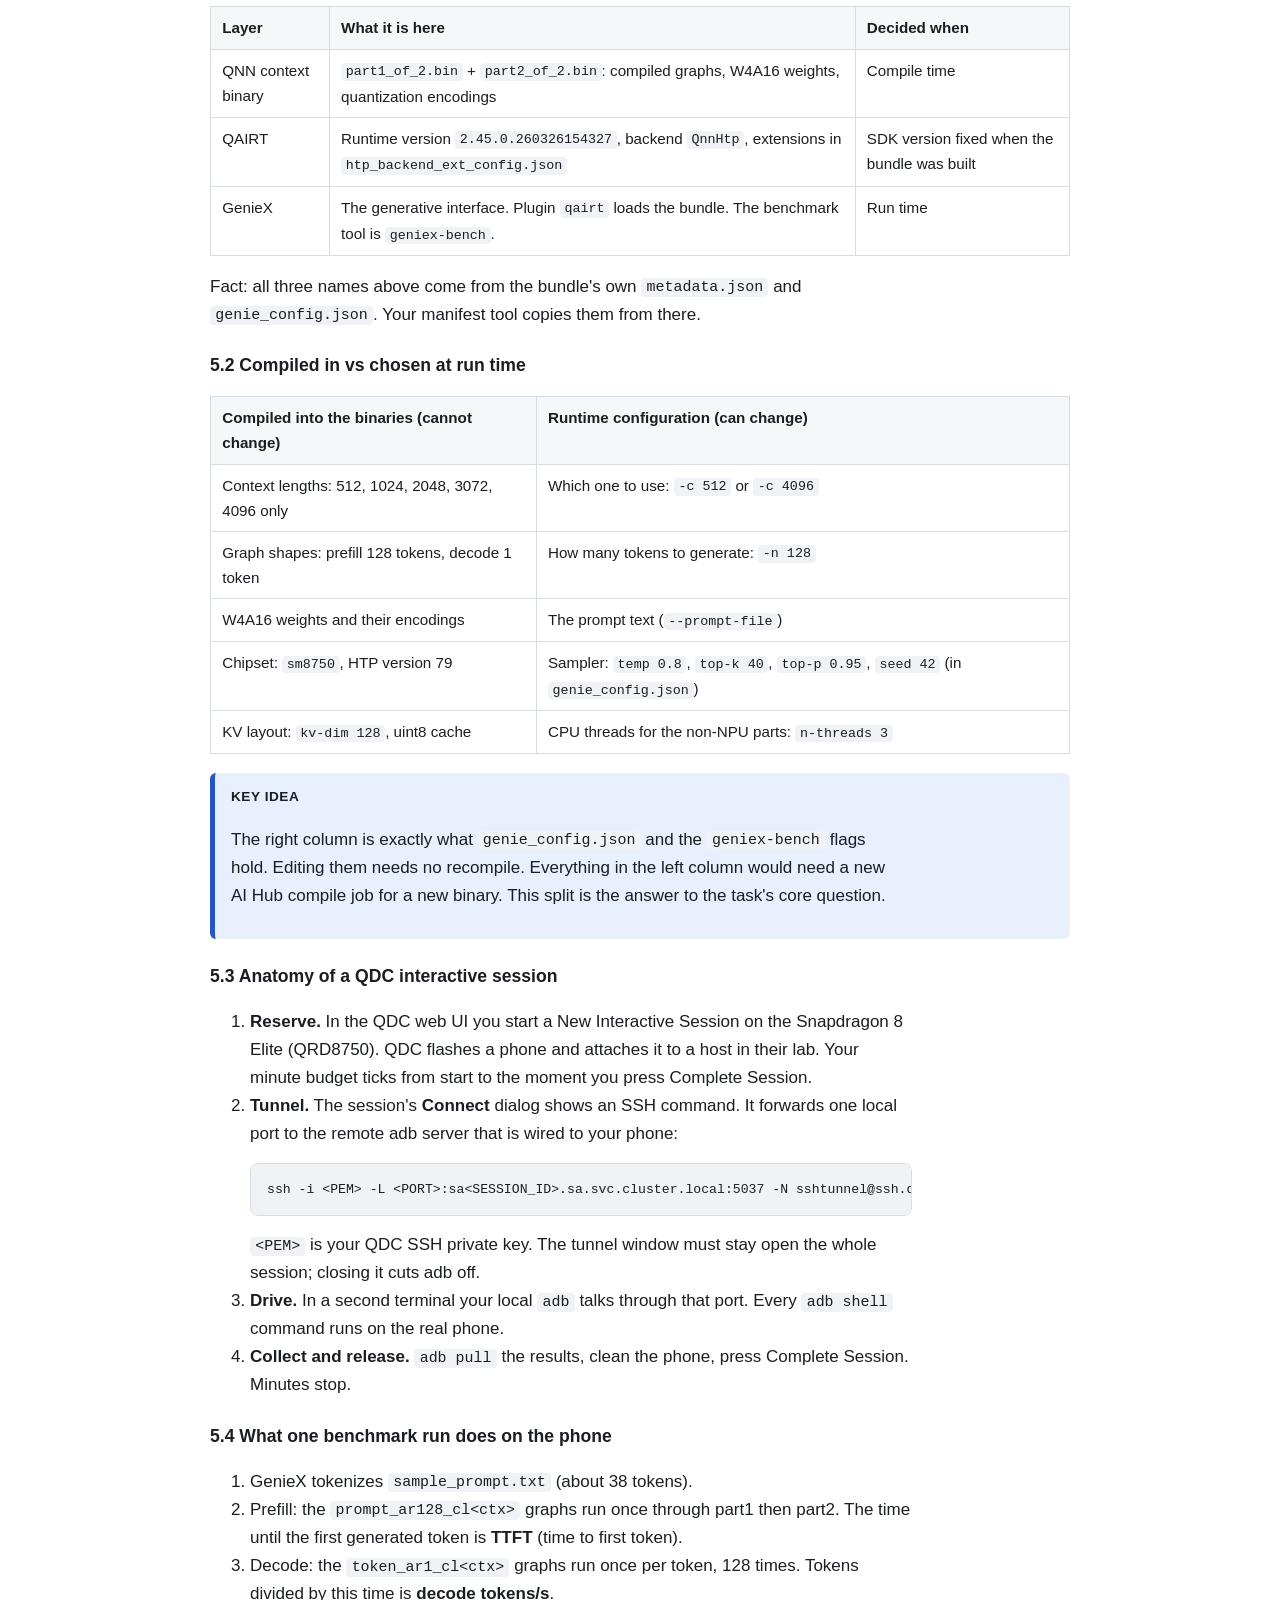
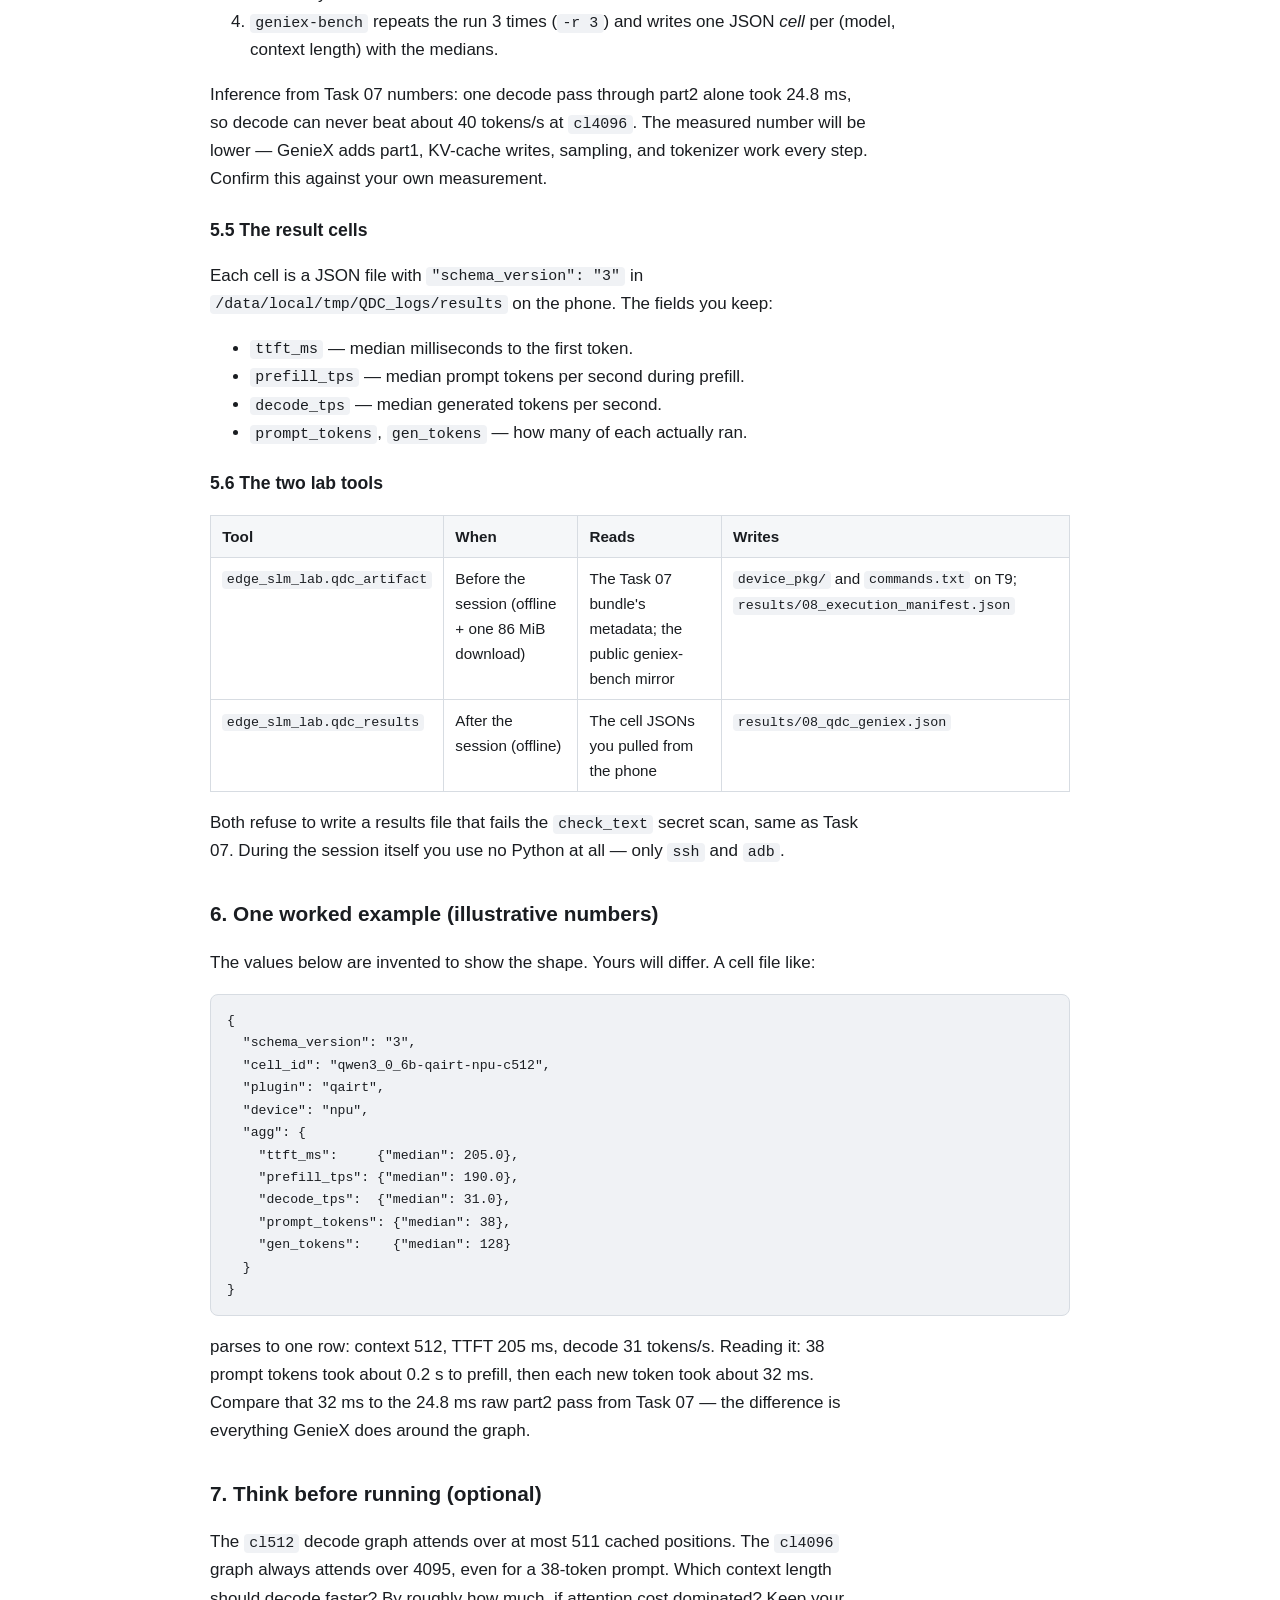
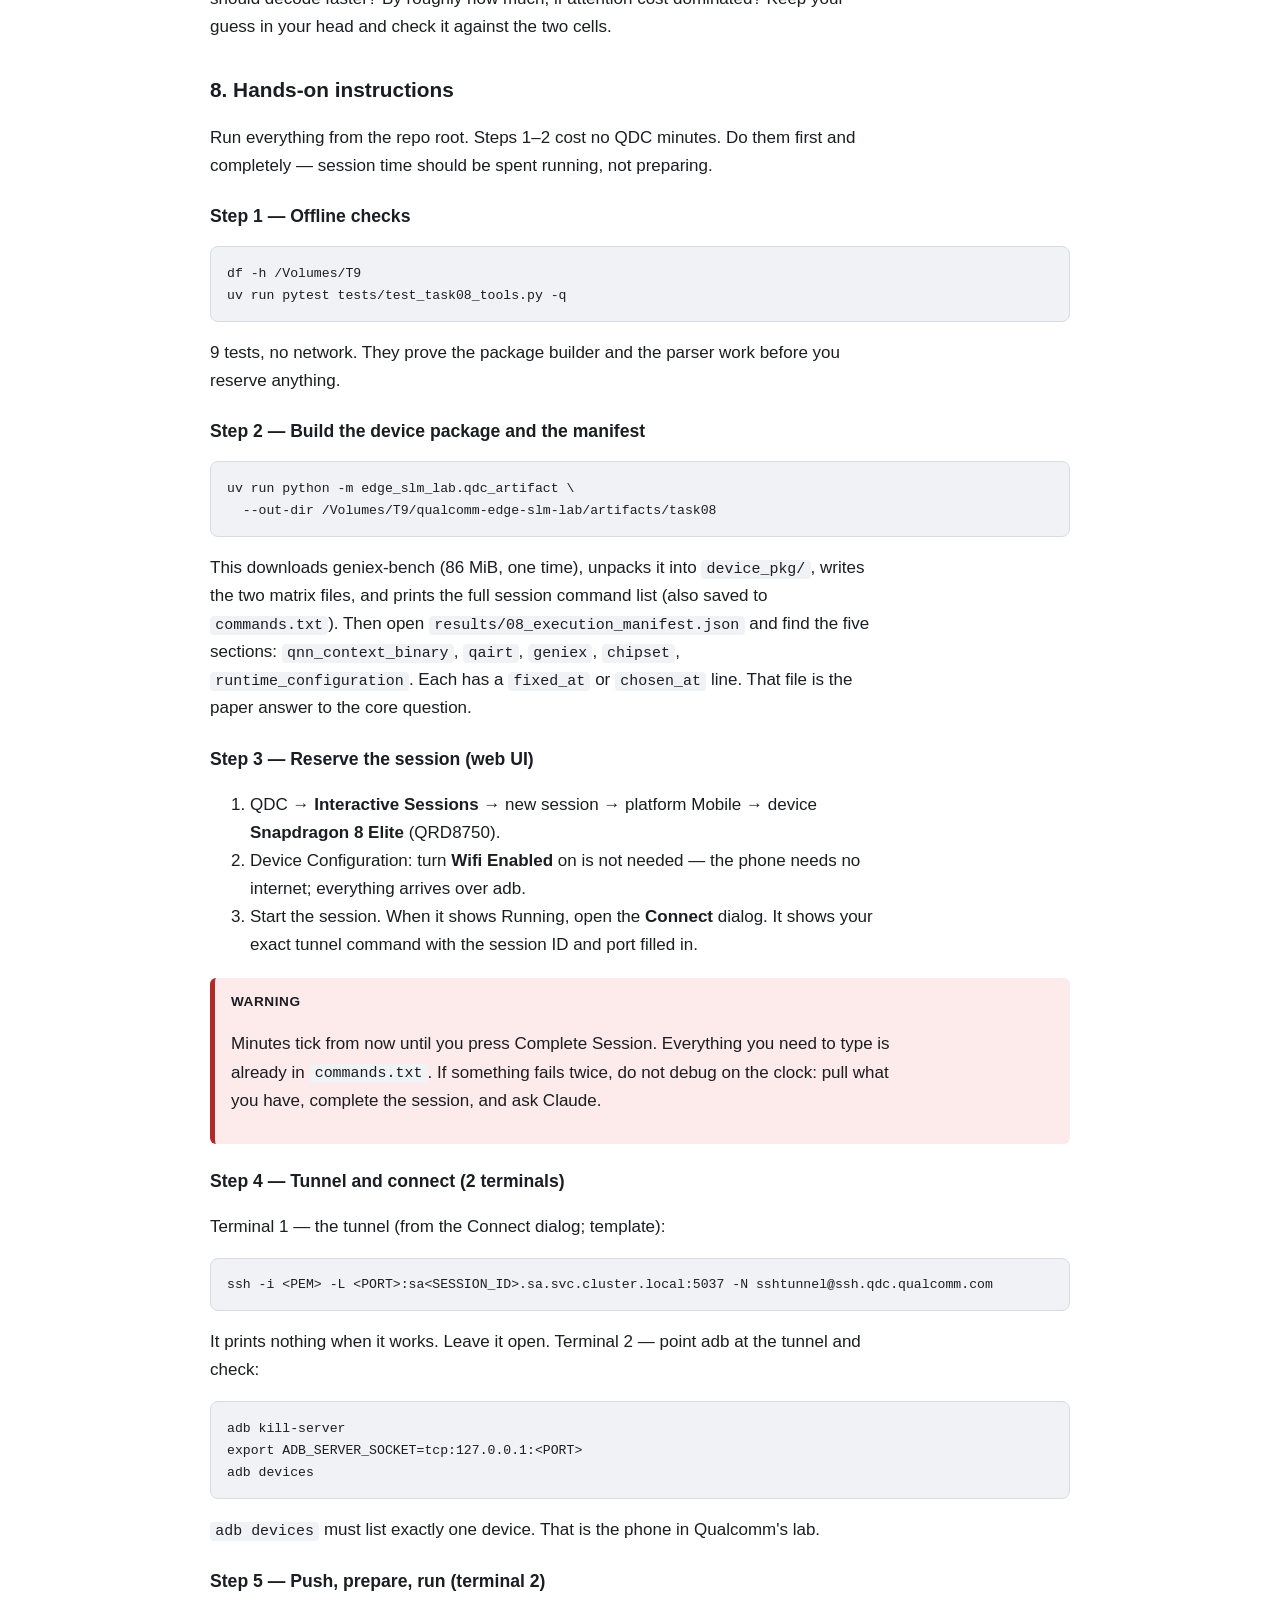
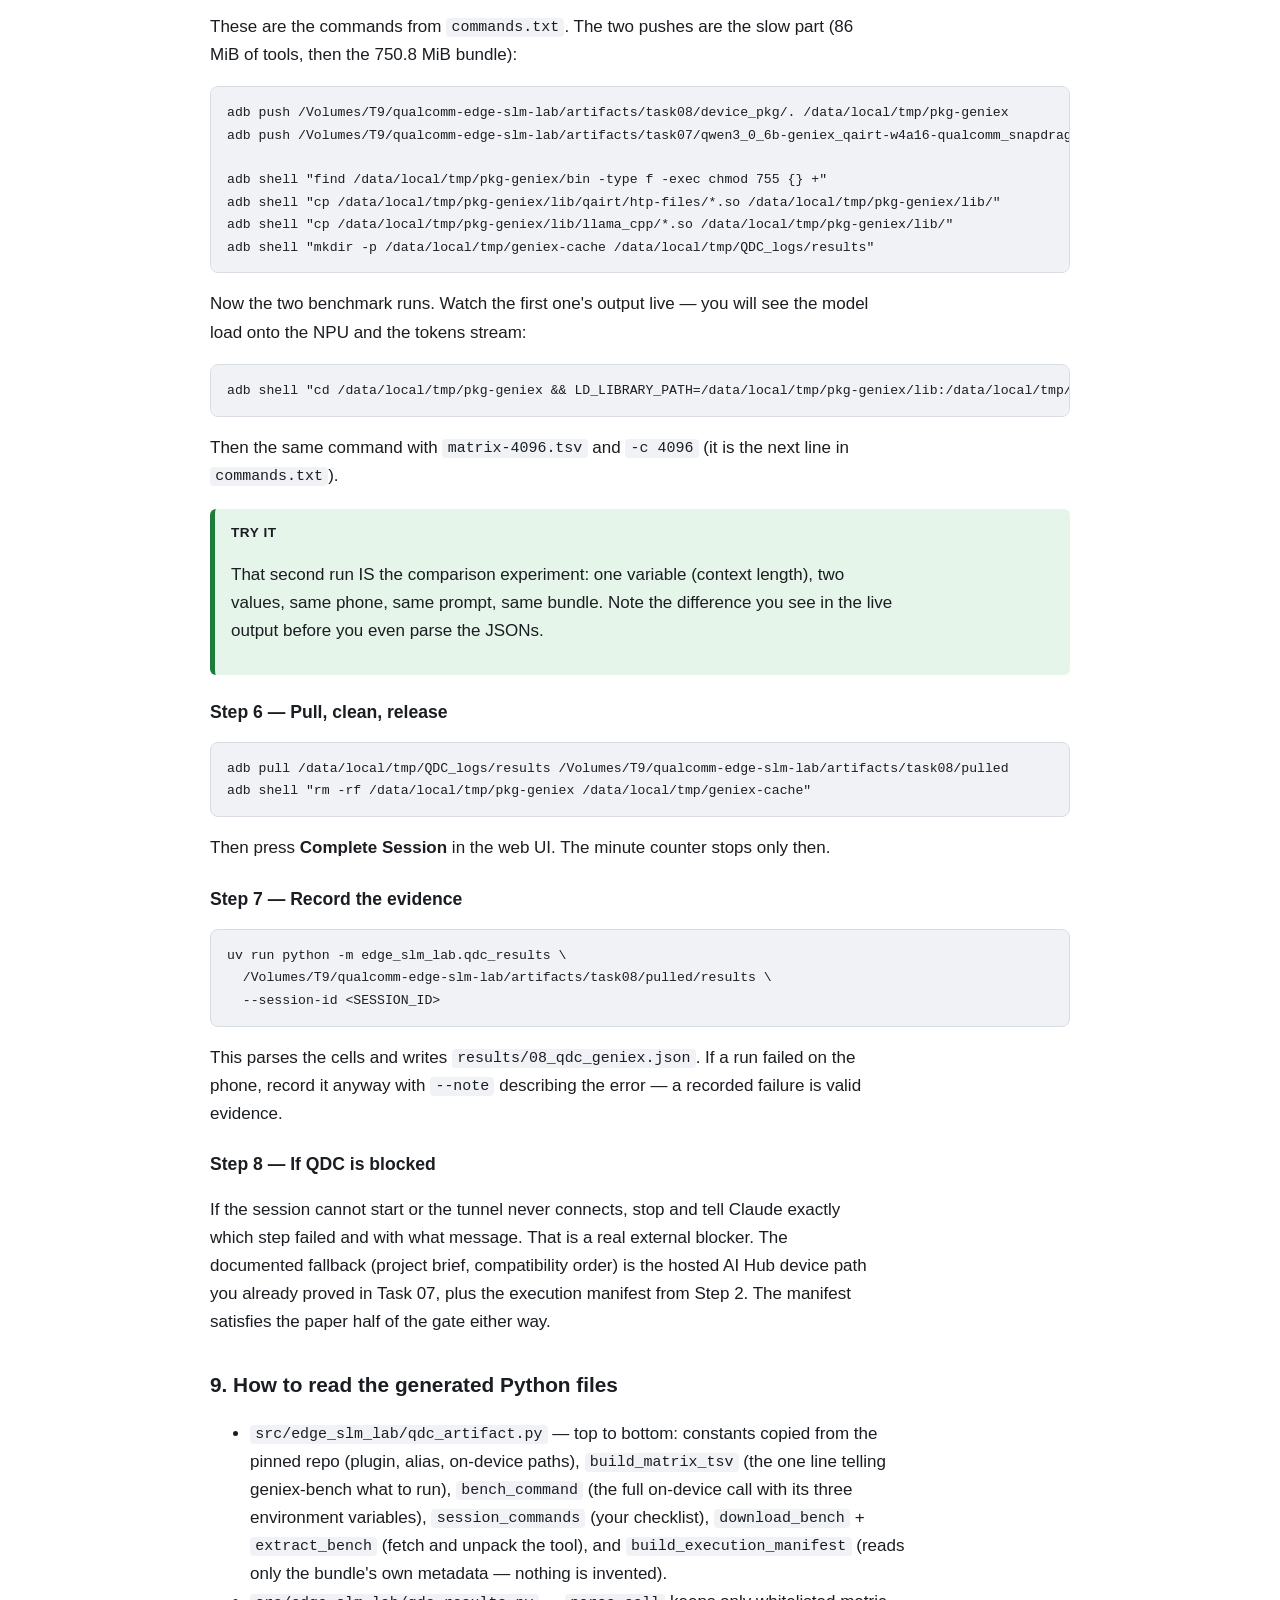
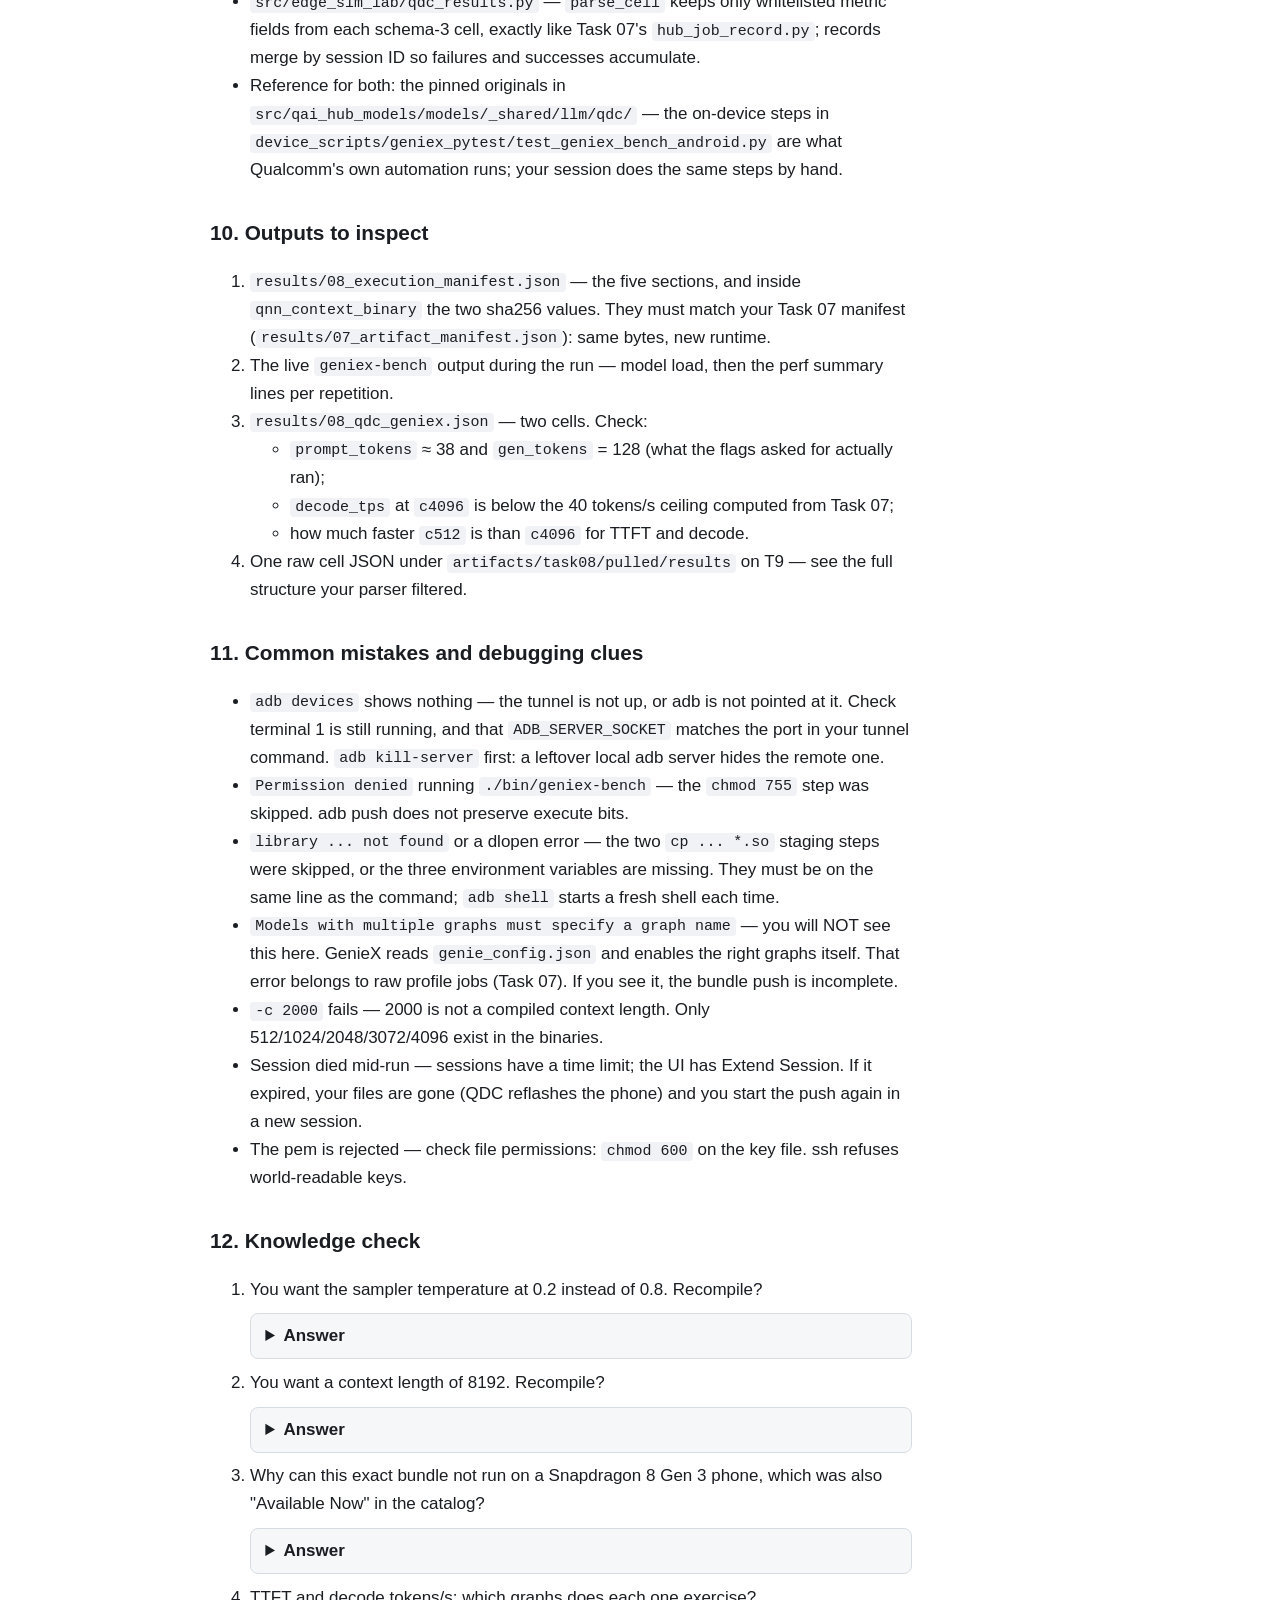
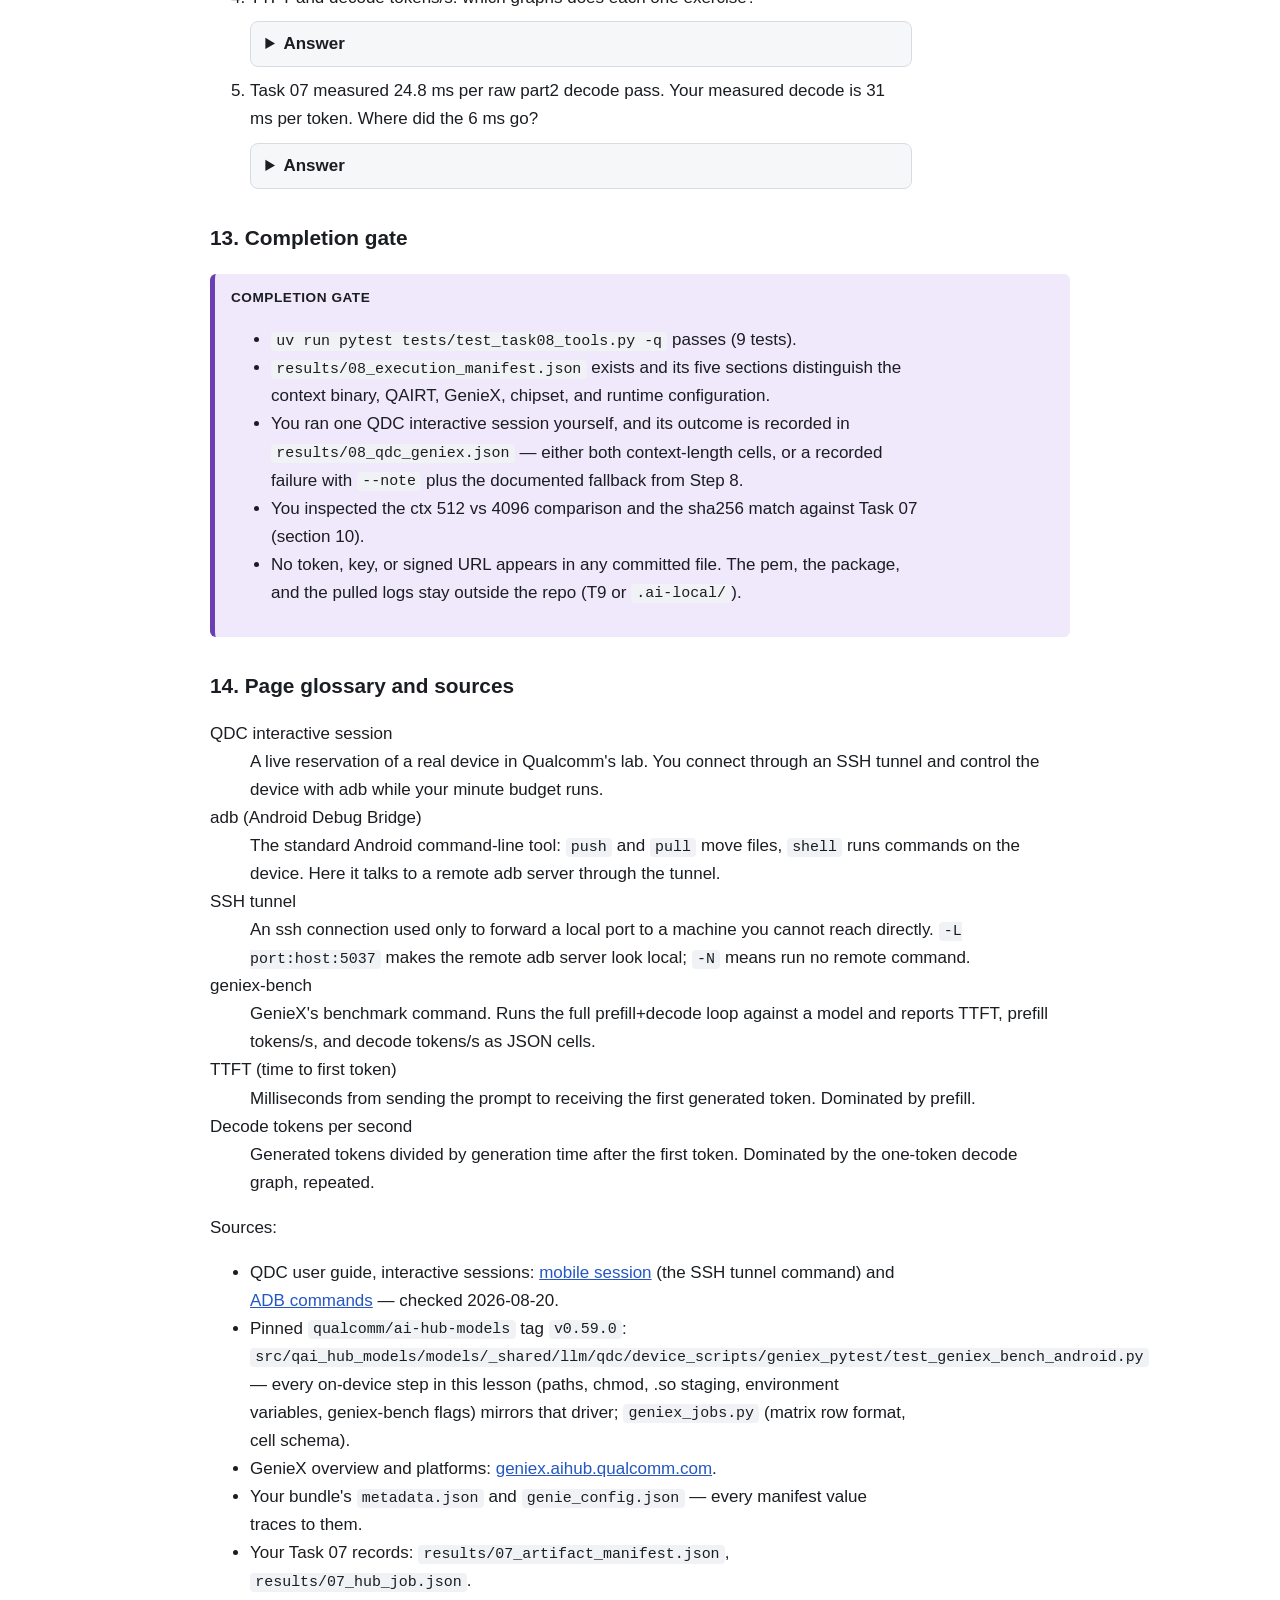
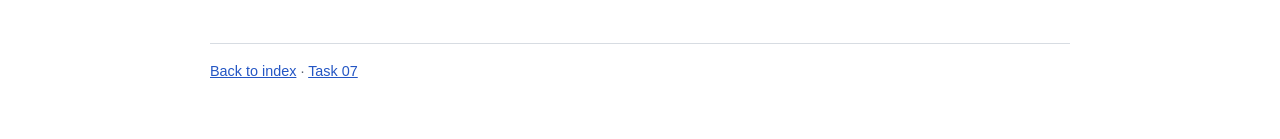
<file: docs/tasks/08-qairt-and-geniex-on-qdc.html>
<!DOCTYPE html>
<html lang="en">
<head>
<meta charset="utf-8">
<meta name="viewport" content="width=device-width, initial-scale=1">
<title>Task 08 — QAIRT and GenieX on QDC</title>
<link rel="stylesheet" href="../assets/styles.css">
</head>
<body>
<nav class="topnav"><div class="inner">
  <a href="../index.html">Index</a>
  <a href="../glossary.html">Glossary</a>
  <a href="../progress.html">Progress</a>
  <a href="07-published-artifact-and-ai-hub.html">← Task 07</a>
</div></nav>
<main>
<h1>Task 08 — QAIRT and GenieX on QDC</h1>
<p class="muted">Lab: interactive device session — you drive a real
Snapdragon phone over adb, command by command
· Estimated time: 2–3 hours; the session itself about 30–45 minutes</p>

<h2 id="why">1. Why this matters for Qualcomm work</h2>
<p>Task 07 measured single graph passes on a hosted device. That is a
test bench: one graph, fake inputs, no tokenizer, no sampling. This
task drives the whole car — and you hold the wheel.
<strong>GenieX</strong> runs the full generative loop — tokenize,
prefill, decode token by token, sample — on a phone in
<strong>QDC</strong> (Qualcomm Device Cloud) that you control live
through an SSH tunnel and <code>adb</code>. Every push, every
environment variable, every benchmark run is a command you type.</p>
<p>The core question: what is compiled into the bundle, and what does
GenieX control at runtime? You will answer it twice. Once on paper, in
a generated <em>execution manifest</em>. Once in numbers, by running
the same bundle at two context lengths and watching the speed change.</p>

<h2 id="outcome">2. What you will understand after this task</h2>
<ul>
<li>How the three runtime layers stack: QNN context binary → QAIRT →
GenieX.</li>
<li>Which choices were frozen at compile time and which are still
open at run time.</li>
<li>How a QDC interactive session works: reservation, SSH tunnel,
remote adb, minutes.</li>
<li>What TTFT, prefill tokens/s, and decode tokens/s each measure,
and why they differ.</li>
<li>How the full-loop numbers relate to the raw graph timings from
Task 07.</li>
</ul>

<h2 id="prereq">3. Prerequisites</h2>
<ul>
<li>Task 07: the W4A16 bundle is on T9 at
<code>artifacts/task07/qwen3_0_6b-geniex_qairt-w4a16-qualcomm_snapdragon_8_elite</code>.</li>
<li>Task 07: you know each context binary holds ten graphs
(<code>prompt_ar128</code> and <code>token_ar1</code> at context
lengths 512/1024/2048/3072/4096).</li>
<li>Task 07 numbers to compare against: one <code>token_ar1_cl4096</code>
pass through part2 took 24,809 µs. One <code>prompt_ar128_cl4096</code>
pass took 47,254 µs for 128 tokens.</li>
<li>QDC account setup, already done: free minutes unlocked for
Snapdragon 8 Elite (1000 min), and an SSH key generated in User
Settings (the <code>qdc_id_*.pem</code> file you downloaded).</li>
<li><code>adb</code> on your Mac (you have it at
<code>/opt/homebrew/bin/adb</code>).</li>
</ul>

<h2 id="model">4. A simple mental model</h2>
<p>Think of a music box. The <strong>QNN context binary</strong> is the
metal cylinder: the pins are fixed. The <strong>chipset</strong> is the
box the cylinder was machined for; it fits no other box.
<strong>QAIRT</strong> is the mechanism that turns the cylinder.
<strong>GenieX</strong> is the hand that winds it, picks which of the
five compiled songs to play (the context length), and decides when to
stop (how many tokens). In this task the hand is yours, literally: you
type the winding commands into the phone yourself. You can wind faster
or slower. You cannot add a note. Adding a note means machining a new
cylinder — recompiling.</p>

<h2 id="details">5. Exact technical details</h2>

<h3 id="layers">5.1 The three runtime layers</h3>
<table>
<thead><tr><th>Layer</th><th>What it is here</th><th>Decided when</th></tr></thead>
<tbody>
<tr><td>QNN context binary</td>
<td><code>part1_of_2.bin</code> + <code>part2_of_2.bin</code>: compiled
graphs, W4A16 weights, quantization encodings</td>
<td>Compile time</td></tr>
<tr><td>QAIRT</td>
<td>Runtime version <code>2.45.0.260326154327</code>, backend
<code>QnnHtp</code>, extensions in
<code>htp_backend_ext_config.json</code></td>
<td>SDK version fixed when the bundle was built</td></tr>
<tr><td>GenieX</td>
<td>The generative interface. Plugin <code>qairt</code> loads the
bundle. The benchmark tool is <code>geniex-bench</code>.</td>
<td>Run time</td></tr>
</tbody>
</table>
<p>Fact: all three names above come from the bundle's own
<code>metadata.json</code> and <code>genie_config.json</code>. Your
manifest tool copies them from there.</p>

<h3 id="fixed-vs-open">5.2 Compiled in vs chosen at run time</h3>
<table>
<thead><tr><th>Compiled into the binaries (cannot change)</th>
<th>Runtime configuration (can change)</th></tr></thead>
<tbody>
<tr><td>Context lengths: 512, 1024, 2048, 3072, 4096 only</td>
<td>Which one to use: <code>-c 512</code> or <code>-c 4096</code></td></tr>
<tr><td>Graph shapes: prefill 128 tokens, decode 1 token</td>
<td>How many tokens to generate: <code>-n 128</code></td></tr>
<tr><td>W4A16 weights and their encodings</td>
<td>The prompt text (<code>--prompt-file</code>)</td></tr>
<tr><td>Chipset: <code>sm8750</code>, HTP version 79</td>
<td>Sampler: <code>temp 0.8</code>, <code>top-k 40</code>,
<code>top-p 0.95</code>, <code>seed 42</code>
(in <code>genie_config.json</code>)</td></tr>
<tr><td>KV layout: <code>kv-dim 128</code>, uint8 cache</td>
<td>CPU threads for the non-NPU parts: <code>n-threads 3</code></td></tr>
</tbody>
</table>
<div class="callout key"><span class="label">Key idea</span>
<p>The right column is exactly what <code>genie_config.json</code> and
the <code>geniex-bench</code> flags hold. Editing them needs no
recompile. Everything in the left column would need a new AI Hub
compile job for a new binary. This split is the answer to the task's
core question.</p></div>

<h3 id="session">5.3 Anatomy of a QDC interactive session</h3>
<ol>
<li><strong>Reserve.</strong> In the QDC web UI you start a New
Interactive Session on the Snapdragon 8 Elite (QRD8750). QDC flashes a
phone and attaches it to a host in their lab. Your minute budget ticks
from start to the moment you press Complete Session.</li>
<li><strong>Tunnel.</strong> The session's <strong>Connect</strong>
dialog shows an SSH command. It forwards one local port to the remote
adb server that is wired to your phone:
<pre><code>ssh -i &lt;PEM&gt; -L &lt;PORT&gt;:sa&lt;SESSION_ID&gt;.sa.svc.cluster.local:5037 -N sshtunnel@ssh.qdc.qualcomm.com</code></pre>
<code>&lt;PEM&gt;</code> is your QDC SSH private key. The tunnel window
must stay open the whole session; closing it cuts adb off.</li>
<li><strong>Drive.</strong> In a second terminal your local
<code>adb</code> talks through that port. Every <code>adb shell</code>
command runs on the real phone.</li>
<li><strong>Collect and release.</strong> <code>adb pull</code> the
results, clean the phone, press Complete Session. Minutes stop.</li>
</ol>

<h3 id="loop">5.4 What one benchmark run does on the phone</h3>
<ol>
<li>GenieX tokenizes <code>sample_prompt.txt</code> (about 38 tokens).</li>
<li>Prefill: the <code>prompt_ar128_cl&lt;ctx&gt;</code> graphs run
once through part1 then part2. The time until the first generated
token is <strong>TTFT</strong> (time to first token).</li>
<li>Decode: the <code>token_ar1_cl&lt;ctx&gt;</code> graphs run once
per token, 128 times. Tokens divided by this time is
<strong>decode tokens/s</strong>.</li>
<li><code>geniex-bench</code> repeats the run 3 times
(<code>-r 3</code>) and writes one JSON <em>cell</em> per (model,
context length) with the medians.</li>
</ol>
<p>Inference from Task 07 numbers: one decode pass through part2 alone
took 24.8 ms, so decode can never beat about 40 tokens/s at
<code>cl4096</code>. The measured number will be lower — GenieX adds
part1, KV-cache writes, sampling, and tokenizer work every step.
Confirm this against your own measurement.</p>

<h3 id="metrics">5.5 The result cells</h3>
<p>Each cell is a JSON file with <code>"schema_version": "3"</code> in
<code>/data/local/tmp/QDC_logs/results</code> on the phone. The fields
you keep:</p>
<ul>
<li><code>ttft_ms</code> — median milliseconds to the first token.</li>
<li><code>prefill_tps</code> — median prompt tokens per second during
prefill.</li>
<li><code>decode_tps</code> — median generated tokens per second.</li>
<li><code>prompt_tokens</code>, <code>gen_tokens</code> — how many of
each actually ran.</li>
</ul>

<h3 id="tools">5.6 The two lab tools</h3>
<table>
<thead><tr><th>Tool</th><th>When</th><th>Reads</th><th>Writes</th></tr></thead>
<tbody>
<tr><td><code>edge_slm_lab.qdc_artifact</code></td>
<td>Before the session (offline + one 86 MiB download)</td>
<td>The Task 07 bundle's metadata; the public geniex-bench mirror</td>
<td><code>device_pkg/</code> and <code>commands.txt</code> on T9;
<code>results/08_execution_manifest.json</code></td></tr>
<tr><td><code>edge_slm_lab.qdc_results</code></td>
<td>After the session (offline)</td>
<td>The cell JSONs you pulled from the phone</td>
<td><code>results/08_qdc_geniex.json</code></td></tr>
</tbody>
</table>
<p>Both refuse to write a results file that fails the
<code>check_text</code> secret scan, same as Task 07. During the
session itself you use no Python at all — only <code>ssh</code> and
<code>adb</code>.</p>

<h2 id="worked">6. One worked example (illustrative numbers)</h2>
<p>The values below are invented to show the shape. Yours will differ.
A cell file like:</p>
<pre><code>{
  "schema_version": "3",
  "cell_id": "qwen3_0_6b-qairt-npu-c512",
  "plugin": "qairt",
  "device": "npu",
  "agg": {
    "ttft_ms":     {"median": 205.0},
    "prefill_tps": {"median": 190.0},
    "decode_tps":  {"median": 31.0},
    "prompt_tokens": {"median": 38},
    "gen_tokens":    {"median": 128}
  }
}</code></pre>
<p>parses to one row: context 512, TTFT 205 ms, decode 31 tokens/s.
Reading it: 38 prompt tokens took about 0.2 s to prefill, then each
new token took about 32 ms. Compare that 32 ms to the 24.8 ms raw
part2 pass from Task 07 — the difference is everything GenieX does
around the graph.</p>

<h2 id="think">7. Think before running (optional)</h2>
<p>The <code>cl512</code> decode graph attends over at most 511 cached
positions. The <code>cl4096</code> graph always attends over 4095,
even for a 38-token prompt. Which context length should decode faster?
By roughly how much, if attention cost dominated? Keep your guess in
your head and check it against the two cells.</p>

<h2 id="handson">8. Hands-on instructions</h2>
<p>Run everything from the repo root. Steps 1–2 cost no QDC minutes.
Do them first and completely — session time should be spent running,
not preparing.</p>

<h3>Step 1 — Offline checks</h3>
<pre><code>df -h /Volumes/T9
uv run pytest tests/test_task08_tools.py -q</code></pre>
<p>9 tests, no network. They prove the package builder and the parser
work before you reserve anything.</p>

<h3>Step 2 — Build the device package and the manifest</h3>
<pre><code>uv run python -m edge_slm_lab.qdc_artifact \
  --out-dir /Volumes/T9/qualcomm-edge-slm-lab/artifacts/task08</code></pre>
<p>This downloads geniex-bench (86 MiB, one time), unpacks it into
<code>device_pkg/</code>, writes the two matrix files, and prints the
full session command list (also saved to <code>commands.txt</code>).
Then open <code>results/08_execution_manifest.json</code> and find the
five sections: <code>qnn_context_binary</code>, <code>qairt</code>,
<code>geniex</code>, <code>chipset</code>,
<code>runtime_configuration</code>. Each has a <code>fixed_at</code> or
<code>chosen_at</code> line. That file is the paper answer to the core
question.</p>

<h3>Step 3 — Reserve the session (web UI)</h3>
<ol>
<li>QDC → <strong>Interactive Sessions</strong> → new session →
platform Mobile → device <strong>Snapdragon 8 Elite</strong>
(QRD8750).</li>
<li>Device Configuration: turn <strong>Wifi Enabled</strong> on is not
needed — the phone needs no internet; everything arrives over adb.</li>
<li>Start the session. When it shows Running, open the
<strong>Connect</strong> dialog. It shows your exact tunnel command
with the session ID and port filled in.</li>
</ol>
<div class="callout warn"><span class="label">Warning</span>
<p>Minutes tick from now until you press Complete Session. Everything
you need to type is already in <code>commands.txt</code>. If something
fails twice, do not debug on the clock: pull what you have, complete
the session, and ask Claude.</p></div>

<h3>Step 4 — Tunnel and connect (2 terminals)</h3>
<p>Terminal 1 — the tunnel (from the Connect dialog; template):</p>
<pre><code>ssh -i &lt;PEM&gt; -L &lt;PORT&gt;:sa&lt;SESSION_ID&gt;.sa.svc.cluster.local:5037 -N sshtunnel@ssh.qdc.qualcomm.com</code></pre>
<p>It prints nothing when it works. Leave it open. Terminal 2 — point
adb at the tunnel and check:</p>
<pre><code>adb kill-server
export ADB_SERVER_SOCKET=tcp:127.0.0.1:&lt;PORT&gt;
adb devices</code></pre>
<p><code>adb devices</code> must list exactly one device. That is the
phone in Qualcomm's lab.</p>

<h3>Step 5 — Push, prepare, run (terminal 2)</h3>
<p>These are the commands from <code>commands.txt</code>. The two
pushes are the slow part (86 MiB of tools, then the 750.8 MiB
bundle):</p>
<pre><code>adb push /Volumes/T9/qualcomm-edge-slm-lab/artifacts/task08/device_pkg/. /data/local/tmp/pkg-geniex
adb push /Volumes/T9/qualcomm-edge-slm-lab/artifacts/task07/qwen3_0_6b-geniex_qairt-w4a16-qualcomm_snapdragon_8_elite/. /data/local/tmp/pkg-geniex/qairt_bundles/qwen3_0_6b

adb shell "find /data/local/tmp/pkg-geniex/bin -type f -exec chmod 755 {} +"
adb shell "cp /data/local/tmp/pkg-geniex/lib/qairt/htp-files/*.so /data/local/tmp/pkg-geniex/lib/"
adb shell "cp /data/local/tmp/pkg-geniex/lib/llama_cpp/*.so /data/local/tmp/pkg-geniex/lib/"
adb shell "mkdir -p /data/local/tmp/geniex-cache /data/local/tmp/QDC_logs/results"</code></pre>
<p>Now the two benchmark runs. Watch the first one's output live —
you will see the model load onto the NPU and the tokens stream:</p>
<pre><code>adb shell "cd /data/local/tmp/pkg-geniex &amp;&amp; LD_LIBRARY_PATH=/data/local/tmp/pkg-geniex/lib:/data/local/tmp/pkg-geniex/lib/llama_cpp:/data/local/tmp/pkg-geniex/lib/qairt ADSP_LIBRARY_PATH=/data/local/tmp/pkg-geniex/lib GENIEX_PLUGIN_PATH=/data/local/tmp/pkg-geniex/lib ./bin/geniex-bench --matrix-file /data/local/tmp/pkg-geniex/matrix-512.tsv --output-json-dir /data/local/tmp/QDC_logs/results -r 3 -c 512 -n 128 --prompt-file /data/local/tmp/pkg-geniex/qairt_bundles/qwen3_0_6b/sample_prompt.txt --mm-data-dir /data/local/tmp/geniex-cache --chipset 'qualcomm-snapdragon-8-elite'"</code></pre>
<p>Then the same command with <code>matrix-4096.tsv</code> and
<code>-c 4096</code> (it is the next line in
<code>commands.txt</code>).</p>

<div class="callout try"><span class="label">Try it</span>
<p>That second run IS the comparison experiment: one variable (context
length), two values, same phone, same prompt, same bundle. Note the
difference you see in the live output before you even parse the
JSONs.</p></div>

<h3>Step 6 — Pull, clean, release</h3>
<pre><code>adb pull /data/local/tmp/QDC_logs/results /Volumes/T9/qualcomm-edge-slm-lab/artifacts/task08/pulled
adb shell "rm -rf /data/local/tmp/pkg-geniex /data/local/tmp/geniex-cache"</code></pre>
<p>Then press <strong>Complete Session</strong> in the web UI. The
minute counter stops only then.</p>

<h3>Step 7 — Record the evidence</h3>
<pre><code>uv run python -m edge_slm_lab.qdc_results \
  /Volumes/T9/qualcomm-edge-slm-lab/artifacts/task08/pulled/results \
  --session-id &lt;SESSION_ID&gt;</code></pre>
<p>This parses the cells and writes
<code>results/08_qdc_geniex.json</code>. If a run failed on the phone,
record it anyway with <code>--note</code> describing the error — a
recorded failure is valid evidence.</p>

<h3>Step 8 — If QDC is blocked</h3>
<p>If the session cannot start or the tunnel never connects, stop and
tell Claude exactly which step failed and with what message. That is a
real external blocker. The documented fallback (project brief,
compatibility order) is the hosted AI Hub device path you already
proved in Task 07, plus the execution manifest from Step 2. The
manifest satisfies the paper half of the gate either way.</p>

<h2 id="read-code">9. How to read the generated Python files</h2>
<ul>
<li><code>src/edge_slm_lab/qdc_artifact.py</code> — top to bottom:
constants copied from the pinned repo (plugin, alias, on-device
paths), <code>build_matrix_tsv</code> (the one line telling
geniex-bench what to run), <code>bench_command</code> (the full
on-device call with its three environment variables),
<code>session_commands</code> (your checklist),
<code>download_bench</code> + <code>extract_bench</code> (fetch and
unpack the tool), and <code>build_execution_manifest</code> (reads
only the bundle's own metadata — nothing is invented).</li>
<li><code>src/edge_slm_lab/qdc_results.py</code> —
<code>parse_cell</code> keeps only whitelisted metric fields from each
schema-3 cell, exactly like Task 07's <code>hub_job_record.py</code>;
records merge by session ID so failures and successes accumulate.</li>
<li>Reference for both: the pinned originals in
<code>src/qai_hub_models/models/_shared/llm/qdc/</code> — the
on-device steps in
<code>device_scripts/geniex_pytest/test_geniex_bench_android.py</code>
are what Qualcomm's own automation runs; your session does the same
steps by hand.</li>
</ul>

<h2 id="inspect">10. Outputs to inspect</h2>
<ol>
<li><code>results/08_execution_manifest.json</code> — the five
sections, and inside <code>qnn_context_binary</code> the two sha256
values. They must match your Task 07 manifest
(<code>results/07_artifact_manifest.json</code>): same bytes, new
runtime.</li>
<li>The live <code>geniex-bench</code> output during the run — model
load, then the perf summary lines per repetition.</li>
<li><code>results/08_qdc_geniex.json</code> — two cells. Check:
<ul>
<li><code>prompt_tokens</code> ≈ 38 and <code>gen_tokens</code> = 128
(what the flags asked for actually ran);</li>
<li><code>decode_tps</code> at <code>c4096</code> is below the 40
tokens/s ceiling computed from Task 07;</li>
<li>how much faster <code>c512</code> is than <code>c4096</code> for
TTFT and decode.</li>
</ul></li>
<li>One raw cell JSON under
<code>artifacts/task08/pulled/results</code> on T9 — see the full
structure your parser filtered.</li>
</ol>

<h2 id="mistakes">11. Common mistakes and debugging clues</h2>
<ul>
<li><code>adb devices</code> shows nothing — the tunnel is not up, or
adb is not pointed at it. Check terminal 1 is still running, and that
<code>ADB_SERVER_SOCKET</code> matches the port in your tunnel
command. <code>adb kill-server</code> first: a leftover local adb
server hides the remote one.</li>
<li><code>Permission denied</code> running
<code>./bin/geniex-bench</code> — the <code>chmod 755</code> step was
skipped. adb push does not preserve execute bits.</li>
<li><code>library ... not found</code> or a dlopen error — the two
<code>cp ... *.so</code> staging steps were skipped, or the three
environment variables are missing. They must be on the same line as
the command; <code>adb shell</code> starts a fresh shell each
time.</li>
<li><code>Models with multiple graphs must specify a graph name</code>
— you will NOT see this here. GenieX reads
<code>genie_config.json</code> and enables the right graphs itself.
That error belongs to raw profile jobs (Task 07). If you see it, the
bundle push is incomplete.</li>
<li><code>-c 2000</code> fails — 2000 is not a compiled context
length. Only 512/1024/2048/3072/4096 exist in the binaries.</li>
<li>Session died mid-run — sessions have a time limit; the UI has
Extend Session. If it expired, your files are gone (QDC reflashes the
phone) and you start the push again in a new session.</li>
<li>The pem is rejected — check file permissions:
<code>chmod 600</code> on the key file. ssh refuses world-readable
keys.</li>
</ul>

<h2 id="check">12. Knowledge check</h2>
<ol>
<li>You want the sampler temperature at 0.2 instead of 0.8. Recompile?
<details><summary>Answer</summary>No. The sampler lives in
<code>genie_config.json</code>, read by GenieX at start. It is runtime
configuration. You could even edit the pushed copy on the phone and
rerun.</details></li>
<li>You want a context length of 8192. Recompile?
<details><summary>Answer</summary>Yes. Only 512/1024/2048/3072/4096
were compiled into the context binaries. A new length is a new compile
job producing new binaries.</details></li>
<li>Why can this exact bundle not run on a Snapdragon 8 Gen 3 phone,
which was also "Available Now" in the catalog?
<details><summary>Answer</summary>The context binaries were compiled
for <code>sm8750</code> (HTP v79). A different chipset has a different
NPU; the compiled graphs do not load there. Chipset is a compile-time
fact.</details></li>
<li>TTFT and decode tokens/s: which graphs does each one exercise?
<details><summary>Answer</summary>TTFT is dominated by one pass of the
<code>prompt_ar128</code> prefill graphs. Decode tokens/s comes from
repeated <code>token_ar1</code> passes, one per generated
token.</details></li>
<li>Task 07 measured 24.8 ms per raw part2 decode pass. Your measured
decode is 31 ms per token. Where did the 6 ms go?
<details><summary>Answer</summary>Into everything around the graph:
part1, KV-cache handling, sampling the next token, the tokenizer, and
GenieX/QAIRT orchestration overhead per step.</details></li>
</ol>

<h2 id="gate">13. Completion gate</h2>
<div class="callout gate"><span class="label">Completion gate</span>
<ul>
<li><code>uv run pytest tests/test_task08_tools.py -q</code> passes
(9 tests).</li>
<li><code>results/08_execution_manifest.json</code> exists and its five
sections distinguish the context binary, QAIRT, GenieX, chipset, and
runtime configuration.</li>
<li>You ran one QDC interactive session yourself, and its outcome is
recorded in <code>results/08_qdc_geniex.json</code> — either both
context-length cells, or a recorded failure with
<code>--note</code> plus the documented fallback from Step 8.</li>
<li>You inspected the ctx 512 vs 4096 comparison and the sha256 match
against Task 07 (section 10).</li>
<li>No token, key, or signed URL appears in any committed file. The
pem, the package, and the pulled logs stay outside the repo (T9 or
<code>.ai-local/</code>).</li>
</ul></div>

<h2 id="glossary">14. Page glossary and sources</h2>
<dl>
<dt>QDC interactive session</dt>
<dd>A live reservation of a real device in Qualcomm's lab. You connect
through an SSH tunnel and control the device with adb while your
minute budget runs.</dd>
<dt>adb (Android Debug Bridge)</dt>
<dd>The standard Android command-line tool: <code>push</code> and
<code>pull</code> move files, <code>shell</code> runs commands on the
device. Here it talks to a remote adb server through the tunnel.</dd>
<dt>SSH tunnel</dt>
<dd>An ssh connection used only to forward a local port to a machine
you cannot reach directly. <code>-L port:host:5037</code> makes the
remote adb server look local; <code>-N</code> means run no remote
command.</dd>
<dt>geniex-bench</dt>
<dd>GenieX's benchmark command. Runs the full prefill+decode loop
against a model and reports TTFT, prefill tokens/s, and decode
tokens/s as JSON cells.</dd>
<dt>TTFT (time to first token)</dt>
<dd>Milliseconds from sending the prompt to receiving the first
generated token. Dominated by prefill.</dd>
<dt>Decode tokens per second</dt>
<dd>Generated tokens divided by generation time after the first token.
Dominated by the one-token decode graph, repeated.</dd>
</dl>
<p>Sources:</p>
<ul>
<li>QDC user guide, interactive sessions:
<a href="https://qdc.qualcomm.com/support/user-guide/interactive-sessions/interact-with-devices/mobile-session">mobile session</a>
(the SSH tunnel command) and
<a href="https://qdc.qualcomm.com/support/user-guide/interactive-sessions/interact-with-devices/adb-commands">ADB commands</a>
— checked 2026-08-20.</li>
<li>Pinned <code>qualcomm/ai-hub-models</code> tag <code>v0.59.0</code>:
<code>src/qai_hub_models/models/_shared/llm/qdc/device_scripts/geniex_pytest/test_geniex_bench_android.py</code>
— every on-device step in this lesson (paths, chmod, .so staging,
environment variables, geniex-bench flags) mirrors that driver;
<code>geniex_jobs.py</code> (matrix row format, cell schema).</li>
<li>GenieX overview and platforms:
<a href="https://geniex.aihub.qualcomm.com/en/get-started/what-is-geniex">geniex.aihub.qualcomm.com</a>.</li>
<li>Your bundle's <code>metadata.json</code> and
<code>genie_config.json</code> — every manifest value traces to
them.</li>
<li>Your Task 07 records: <code>results/07_artifact_manifest.json</code>,
<code>results/07_hub_job.json</code>.</li>
</ul>

<footer><a href="../index.html">Back to index</a> ·
<a href="07-published-artifact-and-ai-hub.html">Task 07</a></footer>
</main>
</body>
</html>
</file>
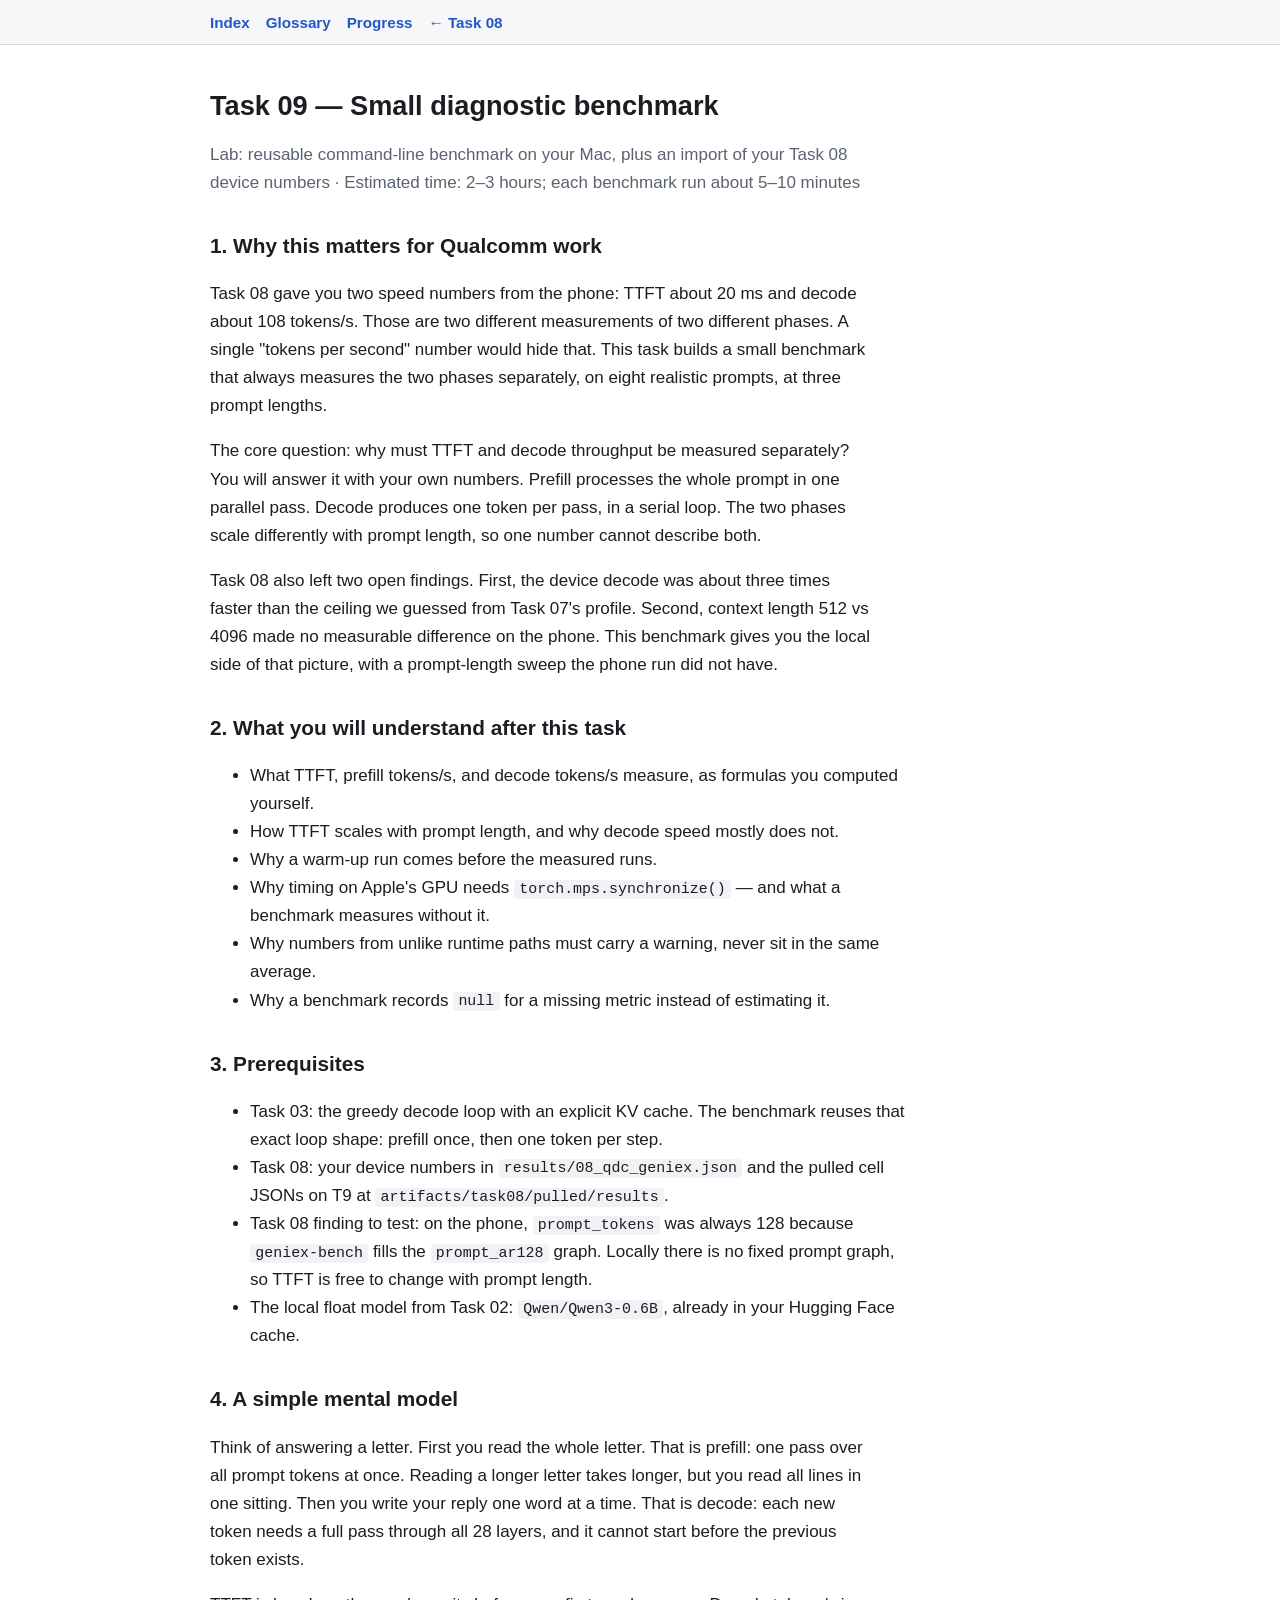
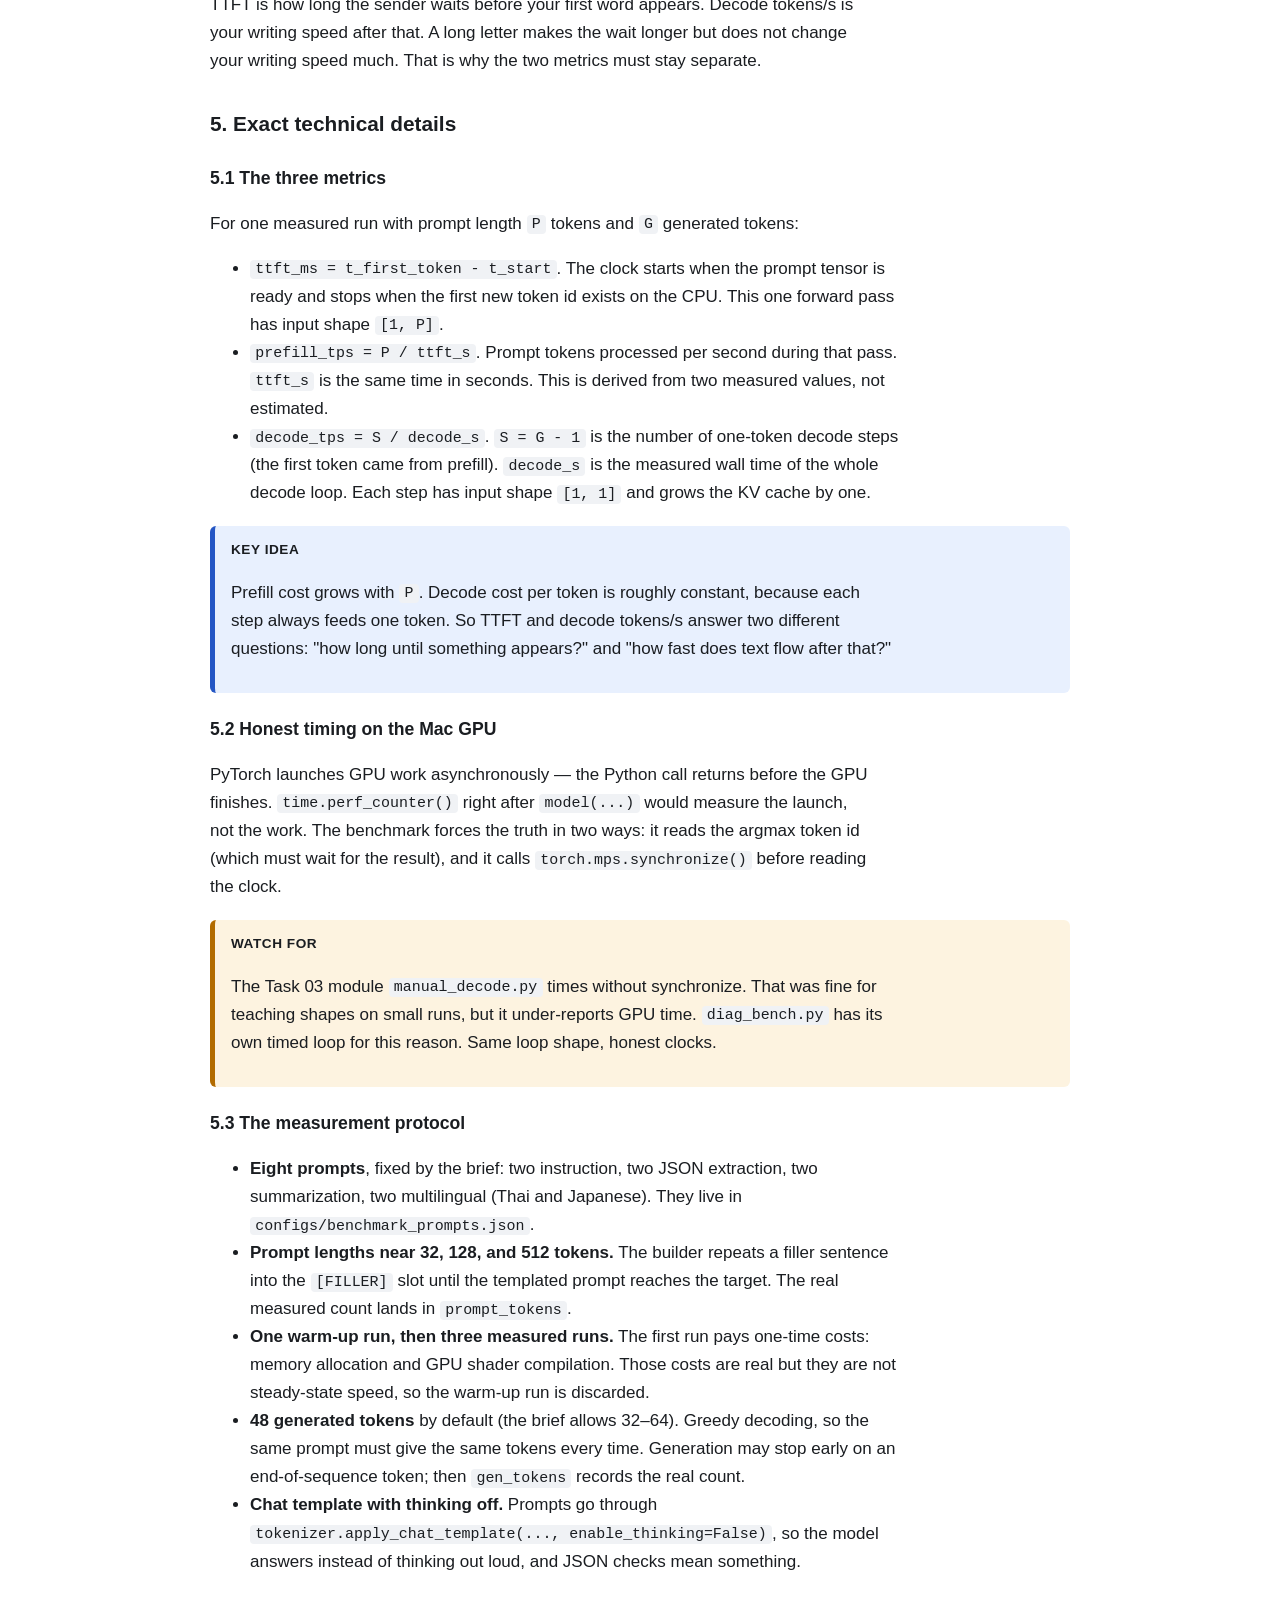
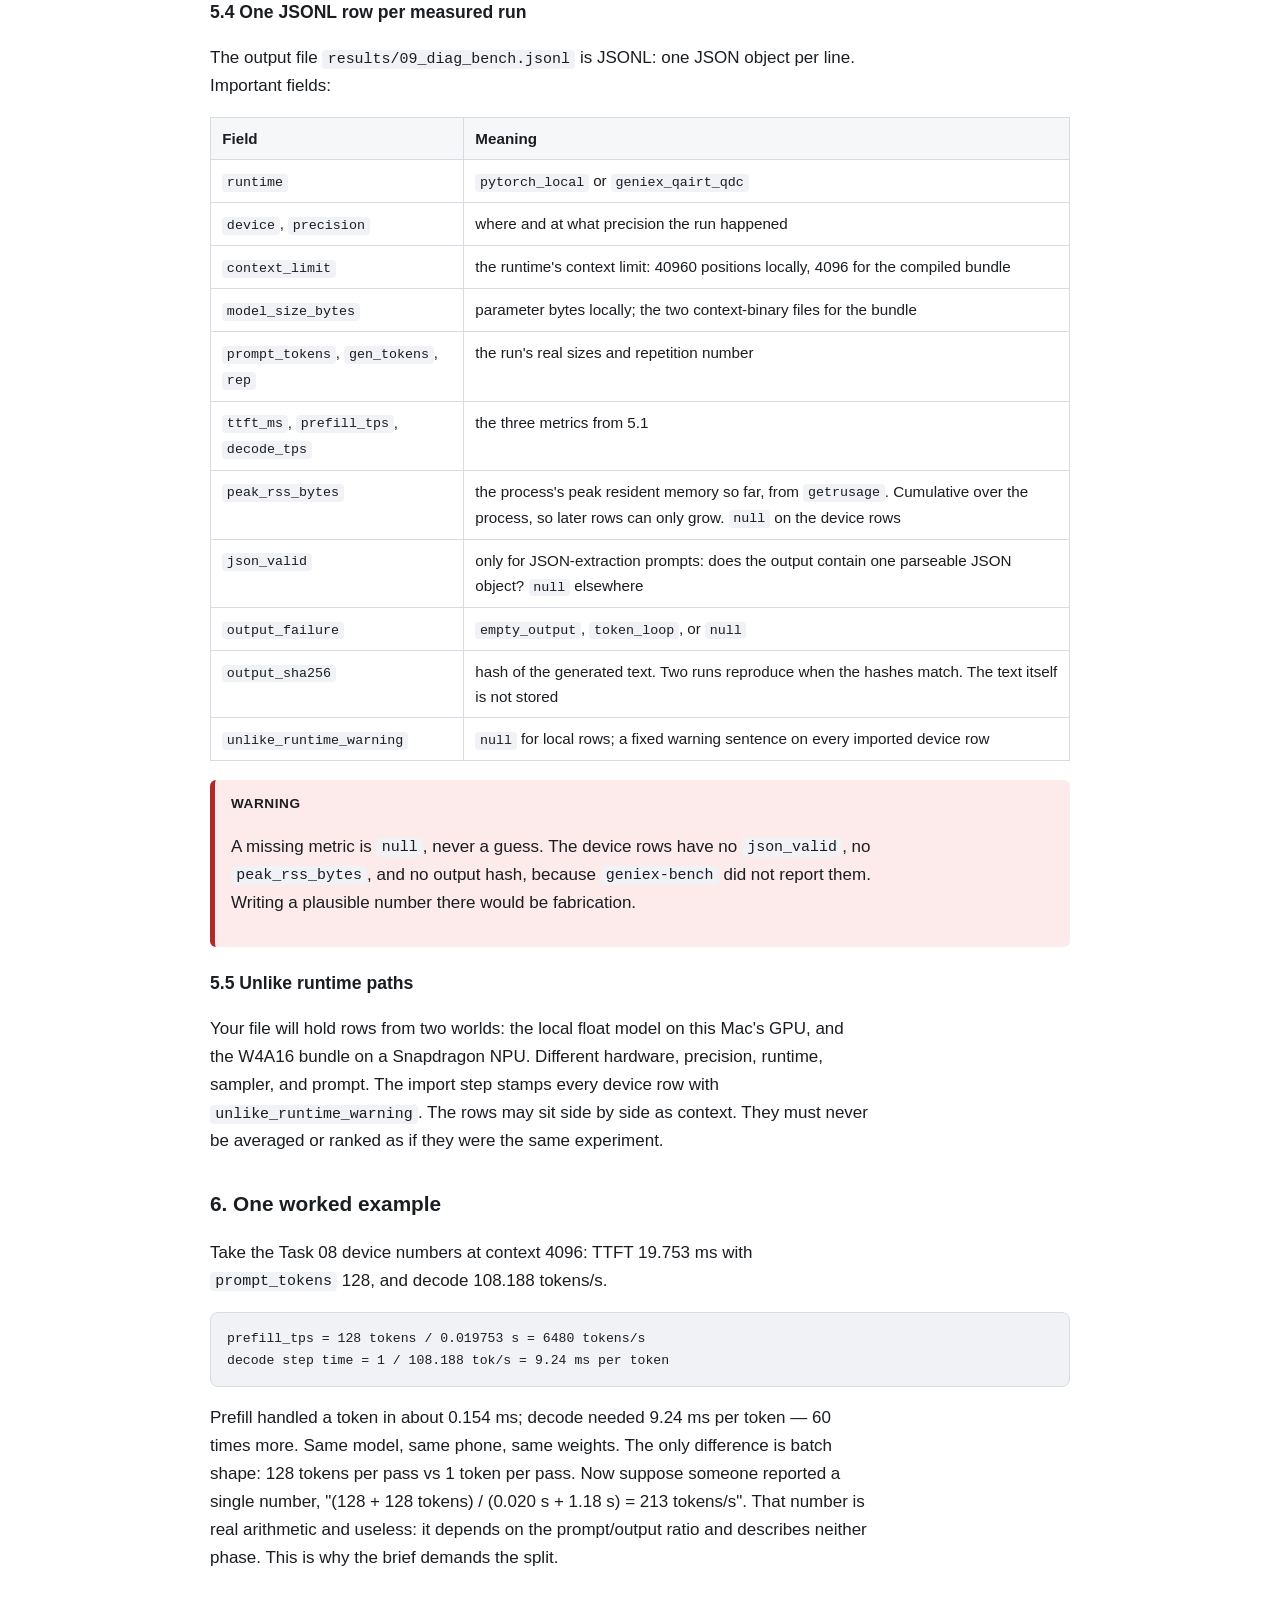
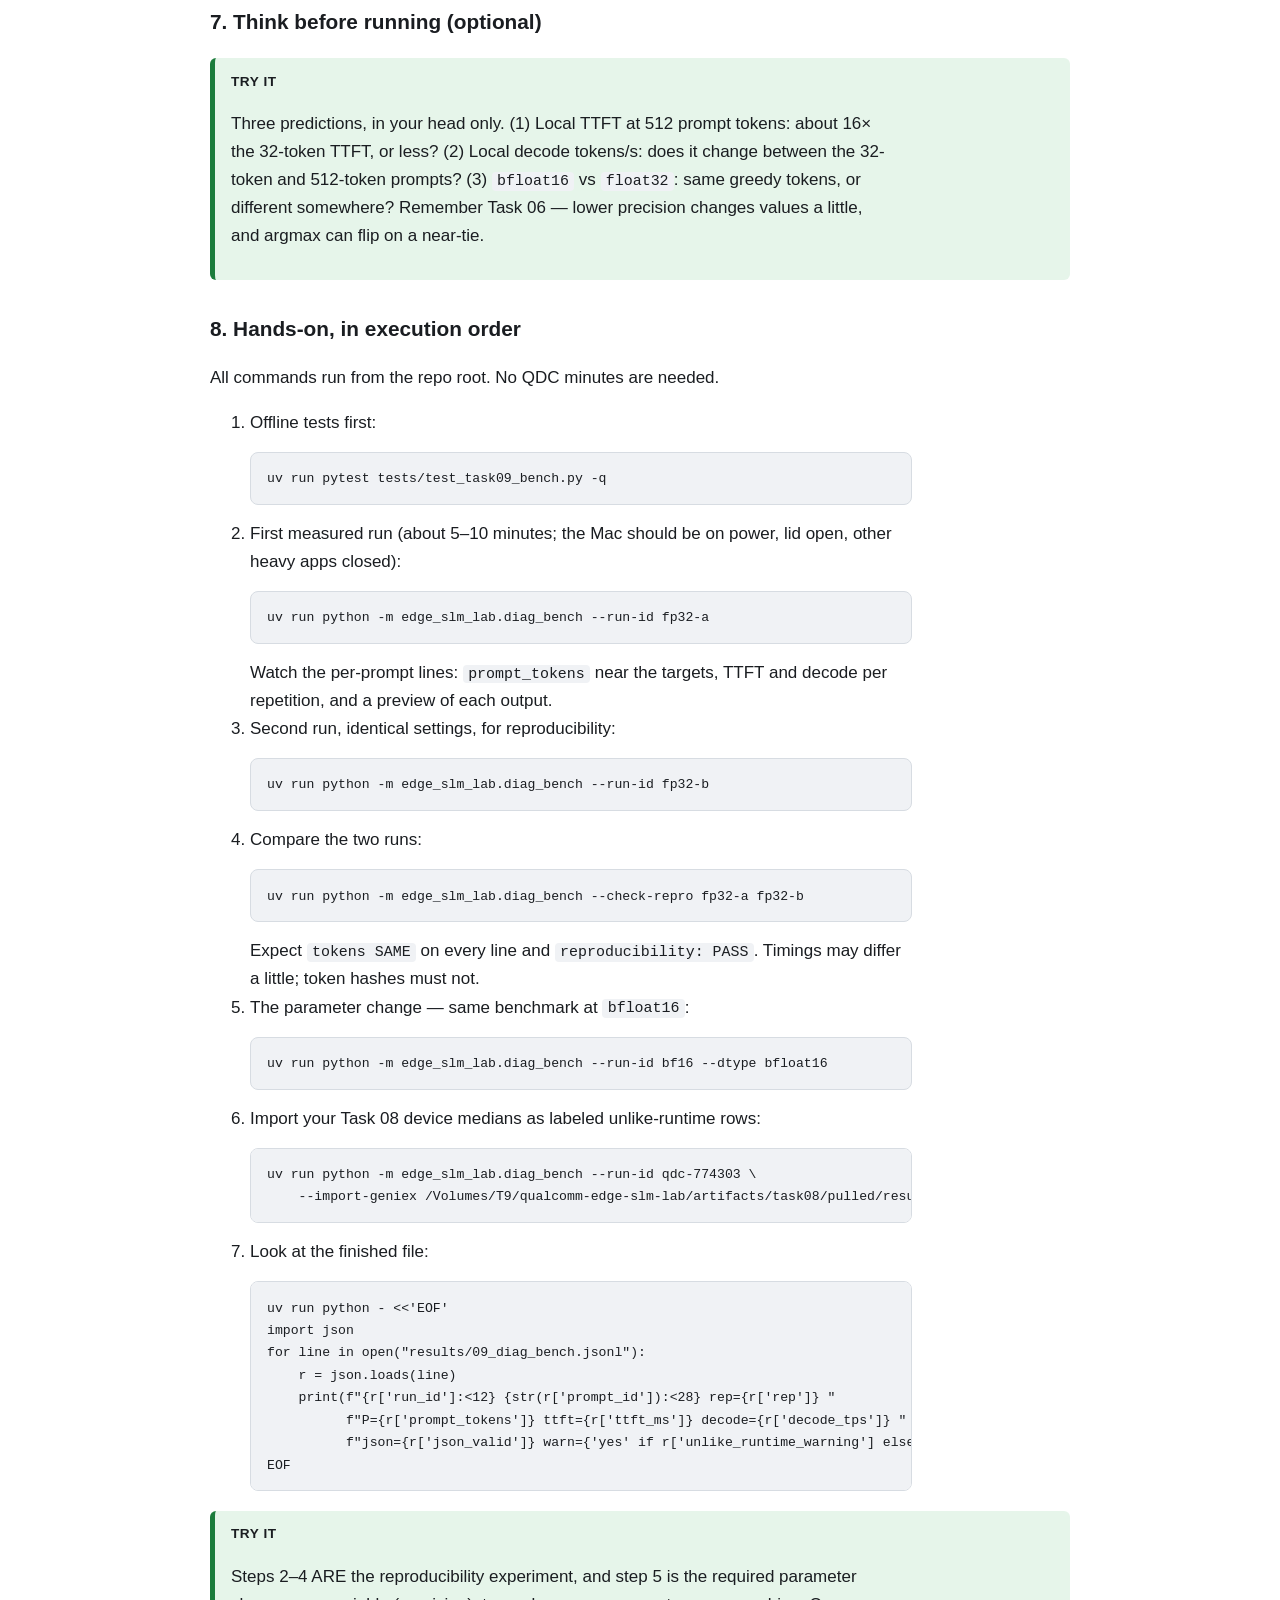
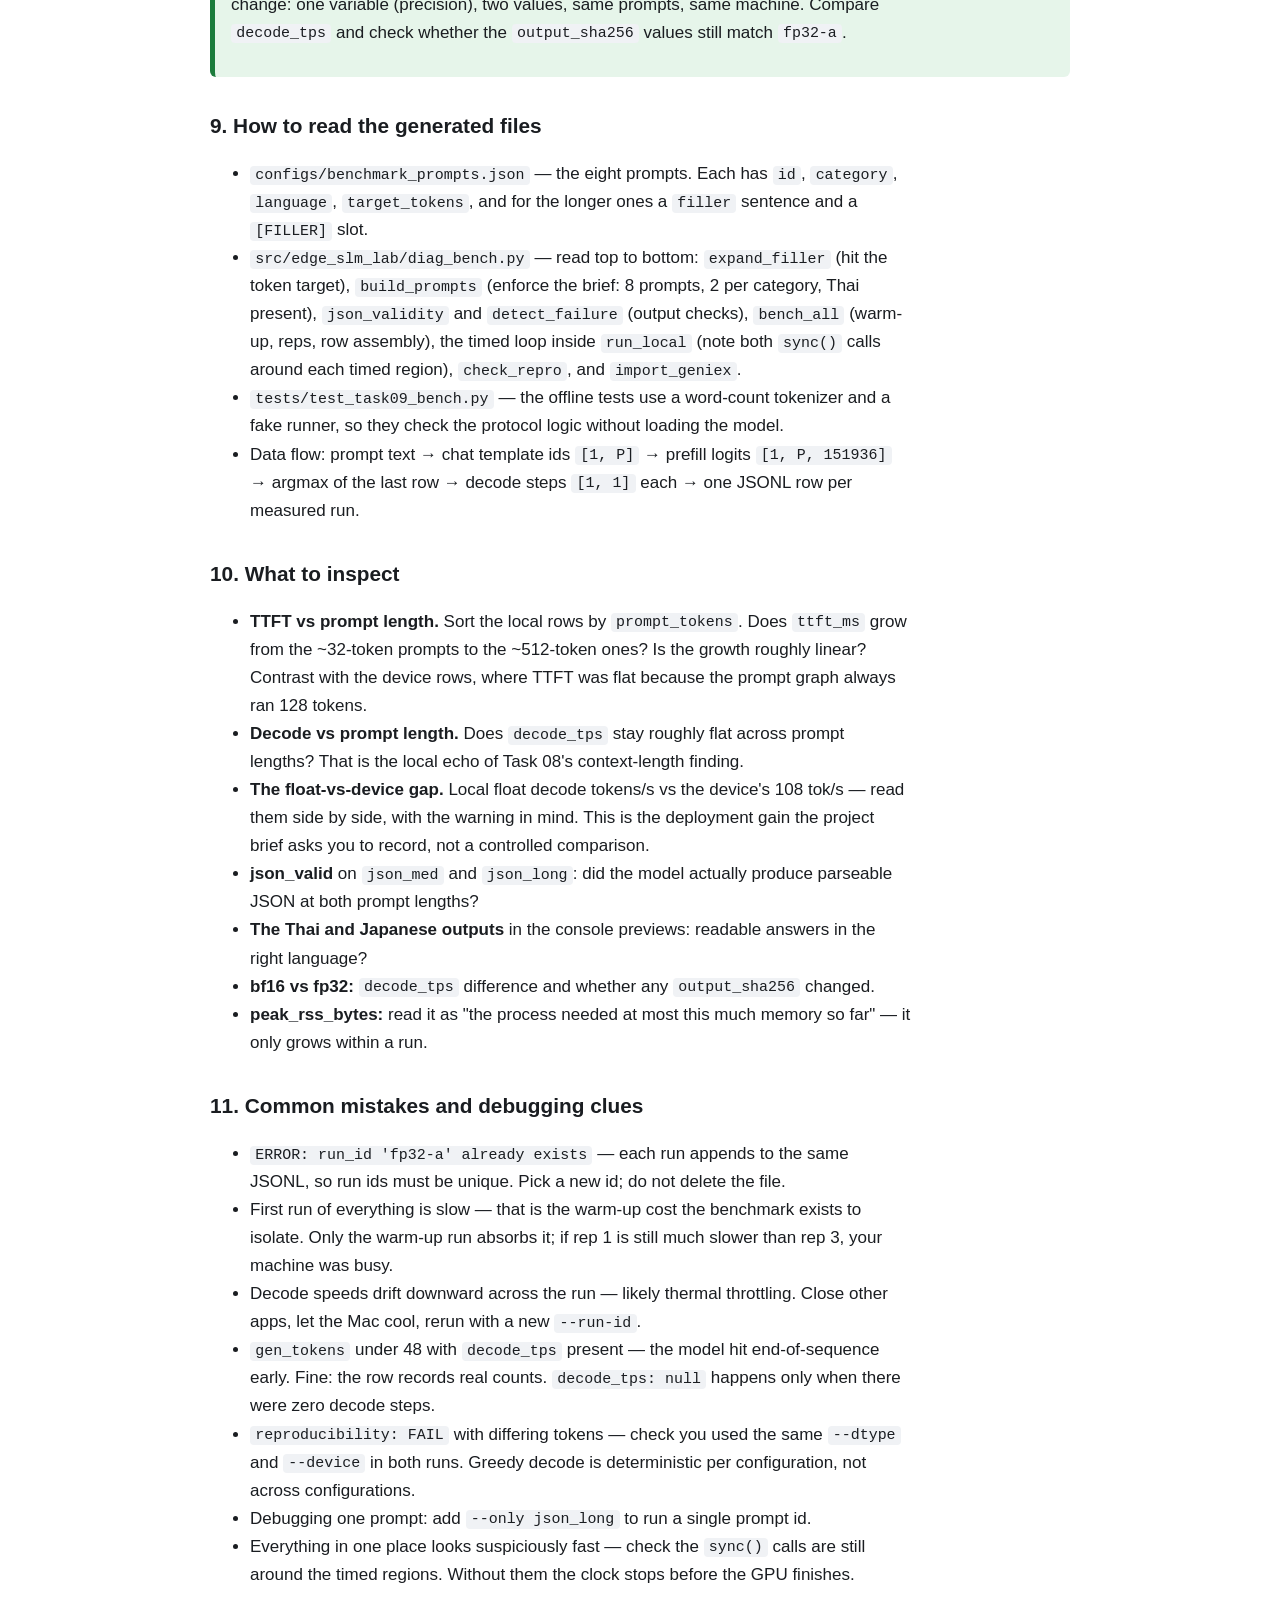
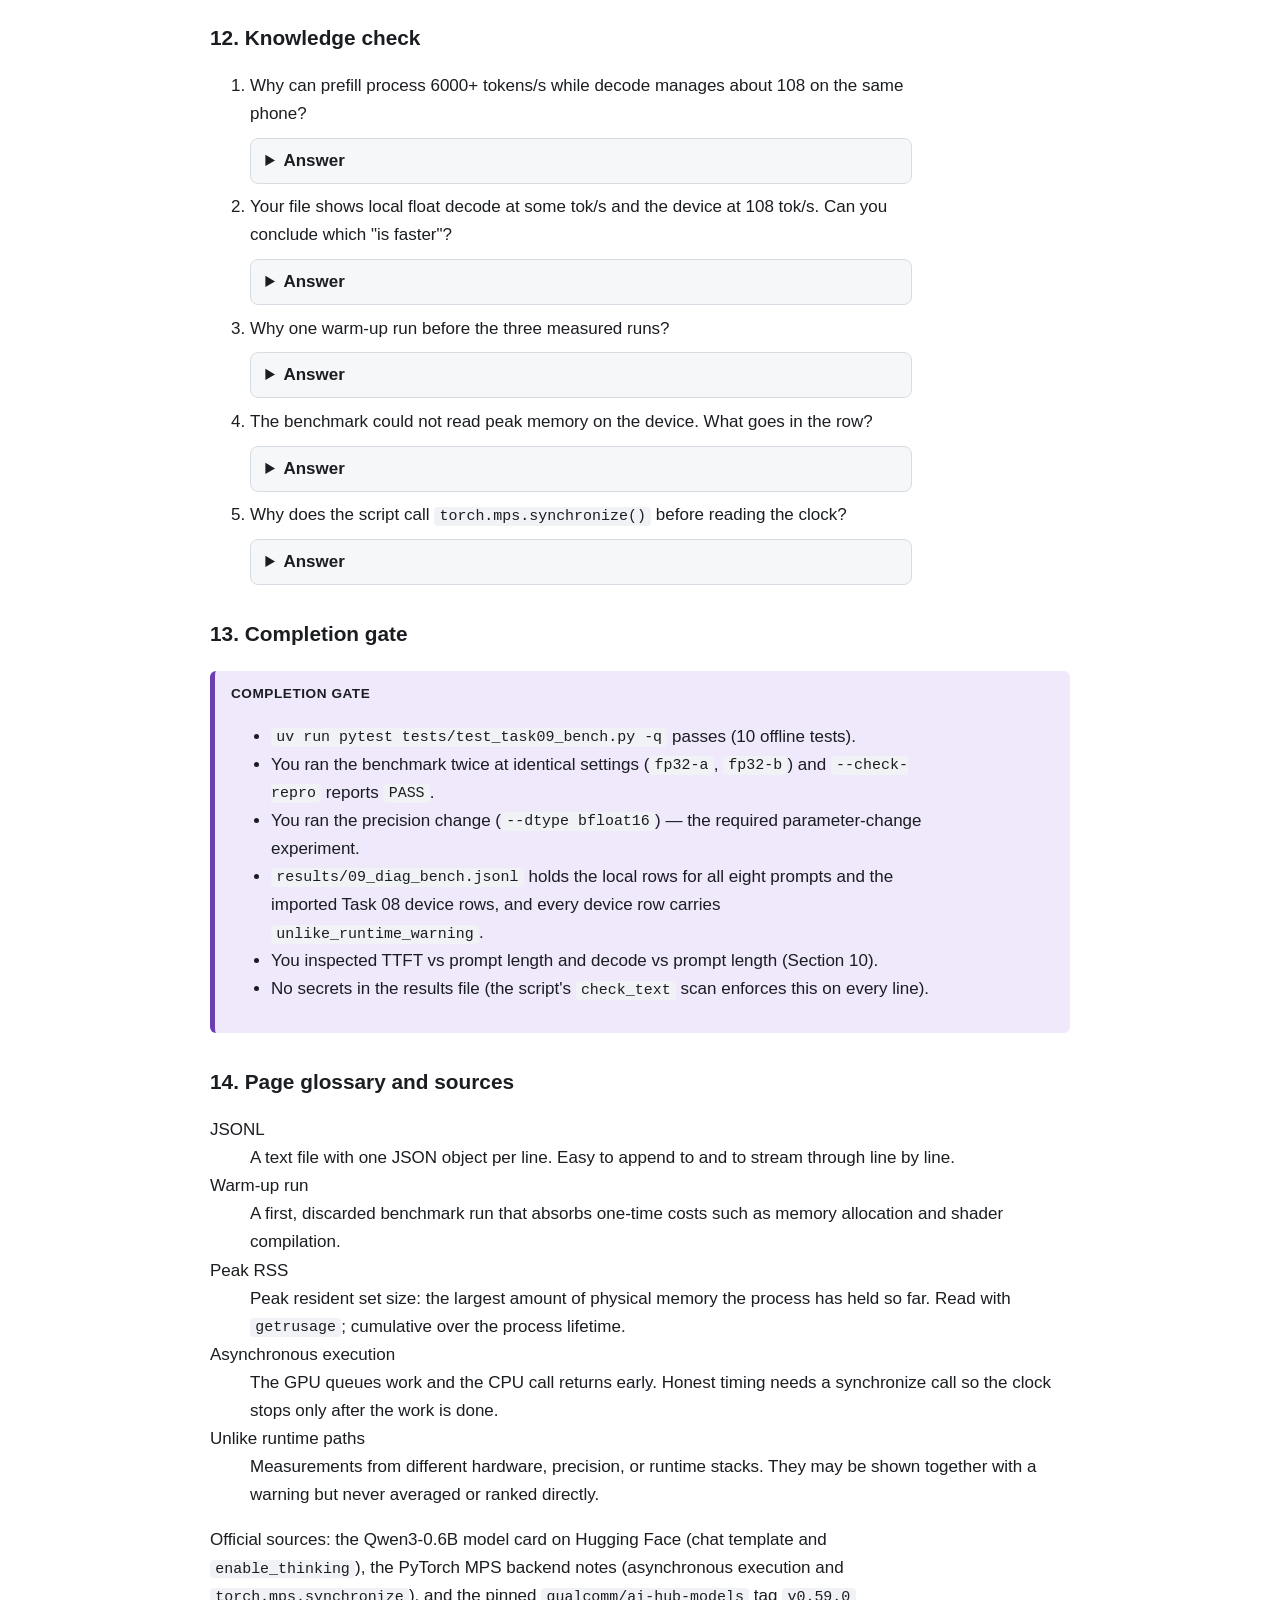
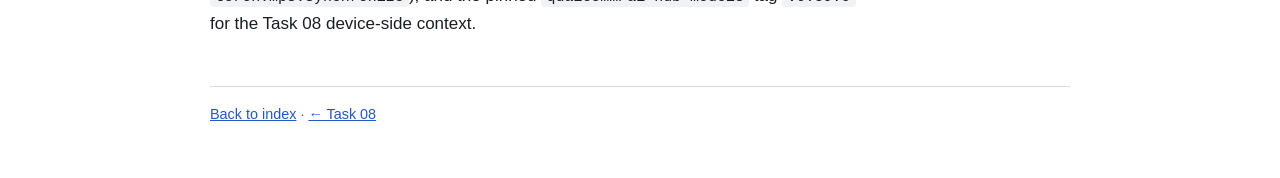
<file: docs/tasks/09-small-diagnostic-benchmark.html>
<!DOCTYPE html>
<html lang="en">
<head>
<meta charset="utf-8">
<meta name="viewport" content="width=device-width, initial-scale=1">
<title>Task 09 — Small diagnostic benchmark</title>
<link rel="stylesheet" href="../assets/styles.css">
</head>
<body>
<nav class="topnav"><div class="inner">
  <a href="../index.html">Index</a>
  <a href="../glossary.html">Glossary</a>
  <a href="../progress.html">Progress</a>
  <a href="08-qairt-and-geniex-on-qdc.html">← Task 08</a>
</div></nav>
<main>
<h1>Task 09 — Small diagnostic benchmark</h1>
<p class="muted">Lab: reusable command-line benchmark on your Mac,
plus an import of your Task 08 device numbers
· Estimated time: 2–3 hours; each benchmark run about 5–10 minutes</p>

<h2 id="why">1. Why this matters for Qualcomm work</h2>
<p>Task 08 gave you two speed numbers from the phone: TTFT about
20 ms and decode about 108 tokens/s. Those are two different
measurements of two different phases. A single "tokens per second"
number would hide that. This task builds a small benchmark that
always measures the two phases separately, on eight realistic
prompts, at three prompt lengths.</p>
<p>The core question: why must TTFT and decode throughput be measured
separately? You will answer it with your own numbers. Prefill
processes the whole prompt in one parallel pass. Decode produces one
token per pass, in a serial loop. The two phases scale differently
with prompt length, so one number cannot describe both.</p>
<p>Task 08 also left two open findings. First, the device decode was
about three times faster than the ceiling we guessed from Task 07's
profile. Second, context length 512 vs 4096 made no measurable
difference on the phone. This benchmark gives you the local side of
that picture, with a prompt-length sweep the phone run did not have.</p>

<h2 id="outcome">2. What you will understand after this task</h2>
<ul>
<li>What TTFT, prefill tokens/s, and decode tokens/s measure, as
formulas you computed yourself.</li>
<li>How TTFT scales with prompt length, and why decode speed mostly
does not.</li>
<li>Why a warm-up run comes before the measured runs.</li>
<li>Why timing on Apple's GPU needs <code>torch.mps.synchronize()</code>
— and what a benchmark measures without it.</li>
<li>Why numbers from unlike runtime paths must carry a warning, never
sit in the same average.</li>
<li>Why a benchmark records <code>null</code> for a missing metric
instead of estimating it.</li>
</ul>

<h2 id="prereq">3. Prerequisites</h2>
<ul>
<li>Task 03: the greedy decode loop with an explicit KV cache. The
benchmark reuses that exact loop shape: prefill once, then one token
per step.</li>
<li>Task 08: your device numbers in
<code>results/08_qdc_geniex.json</code> and the pulled cell JSONs on T9
at <code>artifacts/task08/pulled/results</code>.</li>
<li>Task 08 finding to test: on the phone, <code>prompt_tokens</code>
was always 128 because <code>geniex-bench</code> fills the
<code>prompt_ar128</code> graph. Locally there is no fixed prompt
graph, so TTFT is free to change with prompt length.</li>
<li>The local float model from Task 02: <code>Qwen/Qwen3-0.6B</code>,
already in your Hugging Face cache.</li>
</ul>

<h2 id="model">4. A simple mental model</h2>
<p>Think of answering a letter. First you read the whole letter. That
is prefill: one pass over all prompt tokens at once. Reading a longer
letter takes longer, but you read all lines in one sitting. Then you
write your reply one word at a time. That is decode: each new token
needs a full pass through all 28 layers, and it cannot start before
the previous token exists.</p>
<p>TTFT is how long the sender waits before your first word appears.
Decode tokens/s is your writing speed after that. A long letter makes
the wait longer but does not change your writing speed much. That is
why the two metrics must stay separate.</p>

<h2 id="details">5. Exact technical details</h2>

<h3 id="metrics">5.1 The three metrics</h3>
<p>For one measured run with prompt length <code>P</code> tokens and
<code>G</code> generated tokens:</p>
<ul>
<li><code>ttft_ms = t_first_token - t_start</code>. The clock starts
when the prompt tensor is ready and stops when the first new token id
exists on the CPU. This one forward pass has input shape
<code>[1, P]</code>.</li>
<li><code>prefill_tps = P / ttft_s</code>. Prompt tokens processed per
second during that pass. <code>ttft_s</code> is the same time in
seconds. This is derived from two measured values, not estimated.</li>
<li><code>decode_tps = S / decode_s</code>. <code>S = G - 1</code> is
the number of one-token decode steps (the first token came from
prefill). <code>decode_s</code> is the measured wall time of the whole
decode loop. Each step has input shape <code>[1, 1]</code> and grows
the KV cache by one.</li>
</ul>
<div class="callout key"><span class="label">Key idea</span>
<p>Prefill cost grows with <code>P</code>. Decode cost per token is
roughly constant, because each step always feeds one token. So TTFT
and decode tokens/s answer two different questions: "how long until
something appears?" and "how fast does text flow after that?"</p></div>

<h3 id="timing">5.2 Honest timing on the Mac GPU</h3>
<p>PyTorch launches GPU work asynchronously — the Python call returns
before the GPU finishes. <code>time.perf_counter()</code> right after
<code>model(...)</code> would measure the launch, not the work. The
benchmark forces the truth in two ways: it reads the argmax token id
(which must wait for the result), and it calls
<code>torch.mps.synchronize()</code> before reading the clock.</p>
<div class="callout watch"><span class="label">Watch for</span>
<p>The Task 03 module <code>manual_decode.py</code> times without
synchronize. That was fine for teaching shapes on small runs, but it
under-reports GPU time. <code>diag_bench.py</code> has its own timed
loop for this reason. Same loop shape, honest clocks.</p></div>

<h3 id="protocol">5.3 The measurement protocol</h3>
<ul>
<li><strong>Eight prompts</strong>, fixed by the brief: two
instruction, two JSON extraction, two summarization, two multilingual
(Thai and Japanese). They live in
<code>configs/benchmark_prompts.json</code>.</li>
<li><strong>Prompt lengths near 32, 128, and 512 tokens.</strong> The
builder repeats a filler sentence into the <code>[FILLER]</code> slot
until the templated prompt reaches the target. The real measured
count lands in <code>prompt_tokens</code>.</li>
<li><strong>One warm-up run, then three measured runs.</strong> The
first run pays one-time costs: memory allocation and GPU shader
compilation. Those costs are real but they are not steady-state
speed, so the warm-up run is discarded.</li>
<li><strong>48 generated tokens</strong> by default (the brief allows
32–64). Greedy decoding, so the same prompt must give the same tokens
every time. Generation may stop early on an end-of-sequence token;
then <code>gen_tokens</code> records the real count.</li>
<li><strong>Chat template with thinking off.</strong> Prompts go
through <code>tokenizer.apply_chat_template(...,
enable_thinking=False)</code>, so the model answers instead of
thinking out loud, and JSON checks mean something.</li>
</ul>

<h3 id="schema">5.4 One JSONL row per measured run</h3>
<p>The output file <code>results/09_diag_bench.jsonl</code> is JSONL:
one JSON object per line. Important fields:</p>
<table>
<thead><tr><th>Field</th><th>Meaning</th></tr></thead>
<tbody>
<tr><td><code>runtime</code></td><td><code>pytorch_local</code> or
<code>geniex_qairt_qdc</code></td></tr>
<tr><td><code>device</code>, <code>precision</code></td><td>where and
at what precision the run happened</td></tr>
<tr><td><code>context_limit</code></td><td>the runtime's context
limit: 40960 positions locally, 4096 for the compiled bundle</td></tr>
<tr><td><code>model_size_bytes</code></td><td>parameter bytes locally;
the two context-binary files for the bundle</td></tr>
<tr><td><code>prompt_tokens</code>, <code>gen_tokens</code>,
<code>rep</code></td><td>the run's real sizes and repetition
number</td></tr>
<tr><td><code>ttft_ms</code>, <code>prefill_tps</code>,
<code>decode_tps</code></td><td>the three metrics from 5.1</td></tr>
<tr><td><code>peak_rss_bytes</code></td><td>the process's peak
resident memory so far, from <code>getrusage</code>. Cumulative over
the process, so later rows can only grow. <code>null</code> on the
device rows</td></tr>
<tr><td><code>json_valid</code></td><td>only for JSON-extraction
prompts: does the output contain one parseable JSON object?
<code>null</code> elsewhere</td></tr>
<tr><td><code>output_failure</code></td><td><code>empty_output</code>,
<code>token_loop</code>, or <code>null</code></td></tr>
<tr><td><code>output_sha256</code></td><td>hash of the generated text.
Two runs reproduce when the hashes match. The text itself is not
stored</td></tr>
<tr><td><code>unlike_runtime_warning</code></td><td><code>null</code>
for local rows; a fixed warning sentence on every imported device
row</td></tr>
</tbody>
</table>
<div class="callout warn"><span class="label">Warning</span>
<p>A missing metric is <code>null</code>, never a guess. The device
rows have no <code>json_valid</code>, no <code>peak_rss_bytes</code>,
and no output hash, because <code>geniex-bench</code> did not report
them. Writing a plausible number there would be fabrication.</p></div>

<h3 id="unlike">5.5 Unlike runtime paths</h3>
<p>Your file will hold rows from two worlds: the local float model on
this Mac's GPU, and the W4A16 bundle on a Snapdragon NPU. Different
hardware, precision, runtime, sampler, and prompt. The import step
stamps every device row with <code>unlike_runtime_warning</code>. The
rows may sit side by side as context. They must never be averaged or
ranked as if they were the same experiment.</p>

<h2 id="worked">6. One worked example</h2>
<p>Take the Task 08 device numbers at context 4096: TTFT 19.753 ms
with <code>prompt_tokens</code> 128, and decode 108.188 tokens/s.</p>
<pre><code>prefill_tps = 128 tokens / 0.019753 s = 6480 tokens/s
decode step time = 1 / 108.188 tok/s = 9.24 ms per token</code></pre>
<p>Prefill handled a token in about 0.154 ms; decode needed 9.24 ms
per token — 60 times more. Same model, same phone, same weights. The
only difference is batch shape: 128 tokens per pass vs 1 token per
pass. Now suppose someone reported a single number,
"(128 + 128 tokens) / (0.020 s + 1.18 s) = 213 tokens/s". That number
is real arithmetic and useless: it depends on the prompt/output ratio
and describes neither phase. This is why the brief demands the split.</p>

<h2 id="think">7. Think before running (optional)</h2>
<div class="callout try"><span class="label">Try it</span>
<p>Three predictions, in your head only. (1) Local TTFT at 512 prompt
tokens: about 16× the 32-token TTFT, or less? (2) Local decode
tokens/s: does it change between the 32-token and 512-token prompts?
(3) <code>bfloat16</code> vs <code>float32</code>: same greedy tokens,
or different somewhere? Remember Task 06 — lower precision changes
values a little, and argmax can flip on a near-tie.</p></div>

<h2 id="handson">8. Hands-on, in execution order</h2>
<p>All commands run from the repo root. No QDC minutes are needed.</p>
<ol>
<li>Offline tests first:
<pre><code>uv run pytest tests/test_task09_bench.py -q</code></pre></li>
<li>First measured run (about 5–10 minutes; the Mac should be on
power, lid open, other heavy apps closed):
<pre><code>uv run python -m edge_slm_lab.diag_bench --run-id fp32-a</code></pre>
Watch the per-prompt lines: <code>prompt_tokens</code> near the
targets, TTFT and decode per repetition, and a preview of each
output.</li>
<li>Second run, identical settings, for reproducibility:
<pre><code>uv run python -m edge_slm_lab.diag_bench --run-id fp32-b</code></pre></li>
<li>Compare the two runs:
<pre><code>uv run python -m edge_slm_lab.diag_bench --check-repro fp32-a fp32-b</code></pre>
Expect <code>tokens SAME</code> on every line and
<code>reproducibility: PASS</code>. Timings may differ a little; token
hashes must not.</li>
<li>The parameter change — same benchmark at
<code>bfloat16</code>:
<pre><code>uv run python -m edge_slm_lab.diag_bench --run-id bf16 --dtype bfloat16</code></pre></li>
<li>Import your Task 08 device medians as labeled unlike-runtime
rows:
<pre><code>uv run python -m edge_slm_lab.diag_bench --run-id qdc-774303 \
    --import-geniex /Volumes/T9/qualcomm-edge-slm-lab/artifacts/task08/pulled/results</code></pre></li>
<li>Look at the finished file:
<pre><code>uv run python - &lt;&lt;'EOF'
import json
for line in open("results/09_diag_bench.jsonl"):
    r = json.loads(line)
    print(f"{r['run_id']:<12} {str(r['prompt_id']):<28} rep={r['rep']} "
          f"P={r['prompt_tokens']} ttft={r['ttft_ms']} decode={r['decode_tps']} "
          f"json={r['json_valid']} warn={'yes' if r['unlike_runtime_warning'] else 'no'}")
EOF</code></pre></li>
</ol>
<div class="callout try"><span class="label">Try it</span>
<p>Steps 2–4 ARE the reproducibility experiment, and step 5 is the
required parameter change: one variable (precision), two values, same
prompts, same machine. Compare <code>decode_tps</code> and check
whether the <code>output_sha256</code> values still match
<code>fp32-a</code>.</p></div>

<h2 id="readfiles">9. How to read the generated files</h2>
<ul>
<li><code>configs/benchmark_prompts.json</code> — the eight prompts.
Each has <code>id</code>, <code>category</code>, <code>language</code>,
<code>target_tokens</code>, and for the longer ones a
<code>filler</code> sentence and a <code>[FILLER]</code> slot.</li>
<li><code>src/edge_slm_lab/diag_bench.py</code> — read top to bottom:
<code>expand_filler</code> (hit the token target),
<code>build_prompts</code> (enforce the brief: 8 prompts, 2 per
category, Thai present), <code>json_validity</code> and
<code>detect_failure</code> (output checks), <code>bench_all</code>
(warm-up, reps, row assembly), the timed loop inside
<code>run_local</code> (note both <code>sync()</code> calls around
each timed region), <code>check_repro</code>, and
<code>import_geniex</code>.</li>
<li><code>tests/test_task09_bench.py</code> — the offline tests use a
word-count tokenizer and a fake runner, so they check the protocol
logic without loading the model.</li>
<li>Data flow: prompt text → chat template ids <code>[1, P]</code> →
prefill logits <code>[1, P, 151936]</code> → argmax of the last row →
decode steps <code>[1, 1]</code> each → one JSONL row per measured
run.</li>
</ul>

<h2 id="inspect">10. What to inspect</h2>
<ul>
<li><strong>TTFT vs prompt length.</strong> Sort the local rows by
<code>prompt_tokens</code>. Does <code>ttft_ms</code> grow from the
~32-token prompts to the ~512-token ones? Is the growth roughly
linear? Contrast with the device rows, where TTFT was flat because
the prompt graph always ran 128 tokens.</li>
<li><strong>Decode vs prompt length.</strong> Does
<code>decode_tps</code> stay roughly flat across prompt lengths? That
is the local echo of Task 08's context-length finding.</li>
<li><strong>The float-vs-device gap.</strong> Local float decode
tokens/s vs the device's 108 tok/s — read them side by side, with the
warning in mind. This is the deployment gain the project brief asks
you to record, not a controlled comparison.</li>
<li><strong>json_valid</strong> on <code>json_med</code> and
<code>json_long</code>: did the model actually produce parseable
JSON at both prompt lengths?</li>
<li><strong>The Thai and Japanese outputs</strong> in the console
previews: readable answers in the right language?</li>
<li><strong>bf16 vs fp32:</strong> <code>decode_tps</code> difference
and whether any <code>output_sha256</code> changed.</li>
<li><strong>peak_rss_bytes:</strong> read it as "the process needed at
most this much memory so far" — it only grows within a run.</li>
</ul>

<h2 id="mistakes">11. Common mistakes and debugging clues</h2>
<ul>
<li><code>ERROR: run_id 'fp32-a' already exists</code> — each run
appends to the same JSONL, so run ids must be unique. Pick a new id;
do not delete the file.</li>
<li>First run of everything is slow — that is the warm-up cost the
benchmark exists to isolate. Only the warm-up run absorbs it; if
rep 1 is still much slower than rep 3, your machine was busy.</li>
<li>Decode speeds drift downward across the run — likely thermal
throttling. Close other apps, let the Mac cool, rerun with a new
<code>--run-id</code>.</li>
<li><code>gen_tokens</code> under 48 with <code>decode_tps</code>
present — the model hit end-of-sequence early. Fine: the row records
real counts. <code>decode_tps: null</code> happens only when there
were zero decode steps.</li>
<li><code>reproducibility: FAIL</code> with differing tokens — check
you used the same <code>--dtype</code> and <code>--device</code> in
both runs. Greedy decode is deterministic per configuration, not
across configurations.</li>
<li>Debugging one prompt: add <code>--only json_long</code> to run a
single prompt id.</li>
<li>Everything in one place looks suspiciously fast — check the
<code>sync()</code> calls are still around the timed regions. Without
them the clock stops before the GPU finishes.</li>
</ul>

<h2 id="quiz">12. Knowledge check</h2>
<ol>
<li>Why can prefill process 6000+ tokens/s while decode manages about
108 on the same phone?
<details><summary>Answer</summary>Prefill feeds all prompt tokens in
one pass, so the hardware works on many tokens in parallel. Decode
feeds one token per pass and must wait for each previous token. The
per-pass overhead is paid per 128 tokens in prefill but per single
token in decode.</details></li>
<li>Your file shows local float decode at some tok/s and the device at
108 tok/s. Can you conclude which "is faster"?
<details><summary>Answer</summary>No conclusion about the runtimes
alone. Hardware, precision, prompt, and sampler all differ — the rows
carry <code>unlike_runtime_warning</code> for exactly this reason.
You may report both numbers side by side as a deployment observation,
never as a controlled comparison.</details></li>
<li>Why one warm-up run before the three measured runs?
<details><summary>Answer</summary>The first run pays one-time costs
(memory allocation, GPU shader compilation) that are not part of
steady-state speed. Discarding one warm-up run keeps those costs out
of the medians.</details></li>
<li>The benchmark could not read peak memory on the device. What goes
in the row?
<details><summary>Answer</summary><code>null</code>. The brief forbids
estimated metrics. A missing measurement stays visibly missing.</details></li>
<li>Why does the script call <code>torch.mps.synchronize()</code>
before reading the clock?
<details><summary>Answer</summary>GPU work is asynchronous: the Python
call returns before the GPU finishes. Without a synchronize, the timer
measures the launch time, not the compute time, and the benchmark
reports numbers that are too good.</details></li>
</ol>

<h2 id="gate">13. Completion gate</h2>
<div class="callout gate"><span class="label">Completion gate</span>
<ul>
<li><code>uv run pytest tests/test_task09_bench.py -q</code> passes
(10 offline tests).</li>
<li>You ran the benchmark twice at identical settings
(<code>fp32-a</code>, <code>fp32-b</code>) and
<code>--check-repro</code> reports <code>PASS</code>.</li>
<li>You ran the precision change (<code>--dtype bfloat16</code>) —
the required parameter-change experiment.</li>
<li><code>results/09_diag_bench.jsonl</code> holds the local rows for
all eight prompts and the imported Task 08 device rows, and every
device row carries <code>unlike_runtime_warning</code>.</li>
<li>You inspected TTFT vs prompt length and decode vs prompt length
(Section 10).</li>
<li>No secrets in the results file (the script's
<code>check_text</code> scan enforces this on every line).</li>
</ul></div>

<h2 id="pageglossary">14. Page glossary and sources</h2>
<dl>
<dt>JSONL</dt><dd>A text file with one JSON object per line. Easy to
append to and to stream through line by line.</dd>
<dt>Warm-up run</dt><dd>A first, discarded benchmark run that absorbs
one-time costs such as memory allocation and shader compilation.</dd>
<dt>Peak RSS</dt><dd>Peak resident set size: the largest amount of
physical memory the process has held so far. Read with
<code>getrusage</code>; cumulative over the process lifetime.</dd>
<dt>Asynchronous execution</dt><dd>The GPU queues work and the CPU
call returns early. Honest timing needs a synchronize call so the
clock stops only after the work is done.</dd>
<dt>Unlike runtime paths</dt><dd>Measurements from different
hardware, precision, or runtime stacks. They may be shown together
with a warning but never averaged or ranked directly.</dd>
</dl>
<p>Official sources: the Qwen3-0.6B model card on Hugging Face
(chat template and <code>enable_thinking</code>), the PyTorch MPS
backend notes (asynchronous execution and
<code>torch.mps.synchronize</code>), and the pinned
<code>qualcomm/ai-hub-models</code> tag <code>v0.59.0</code> for the
Task 08 device-side context.</p>

<footer><a href="../index.html">Back to index</a> ·
<a href="08-qairt-and-geniex-on-qdc.html">← Task 08</a></footer>
</main>
</body>
</html>
</file>
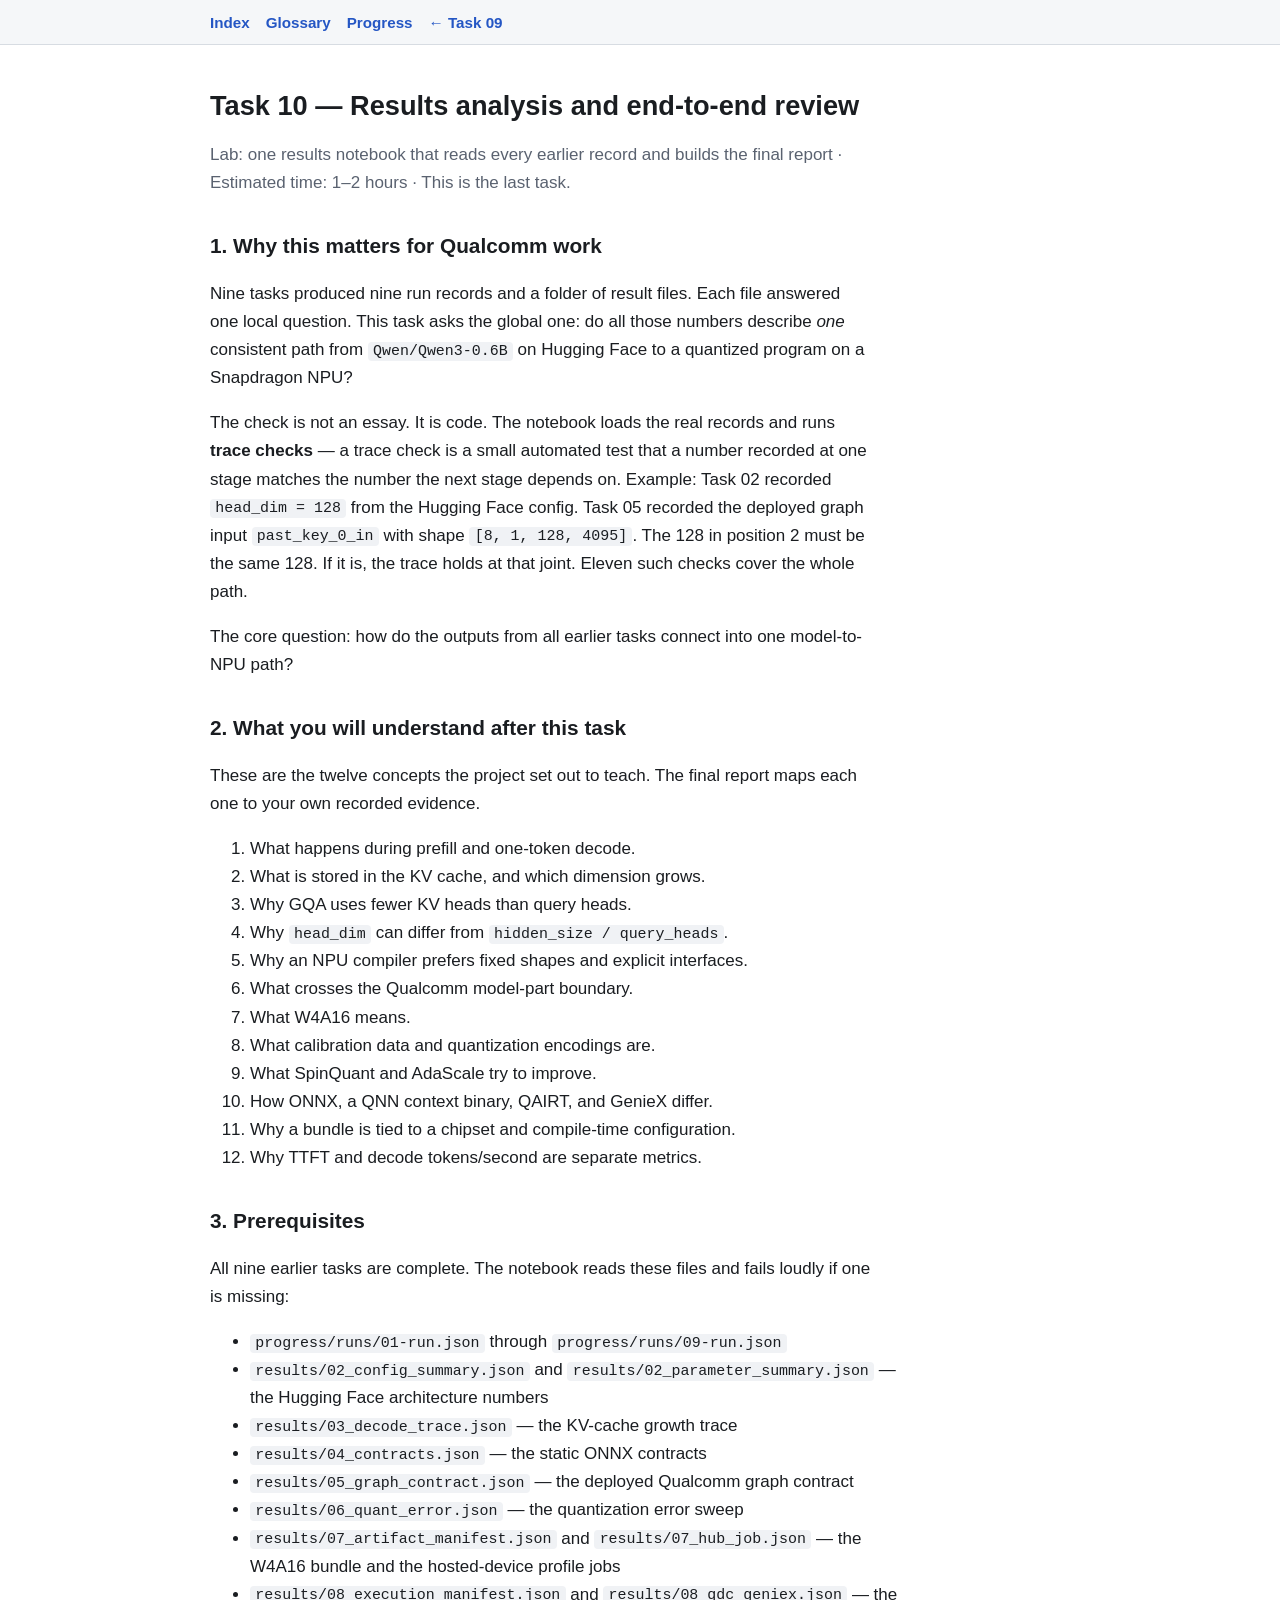
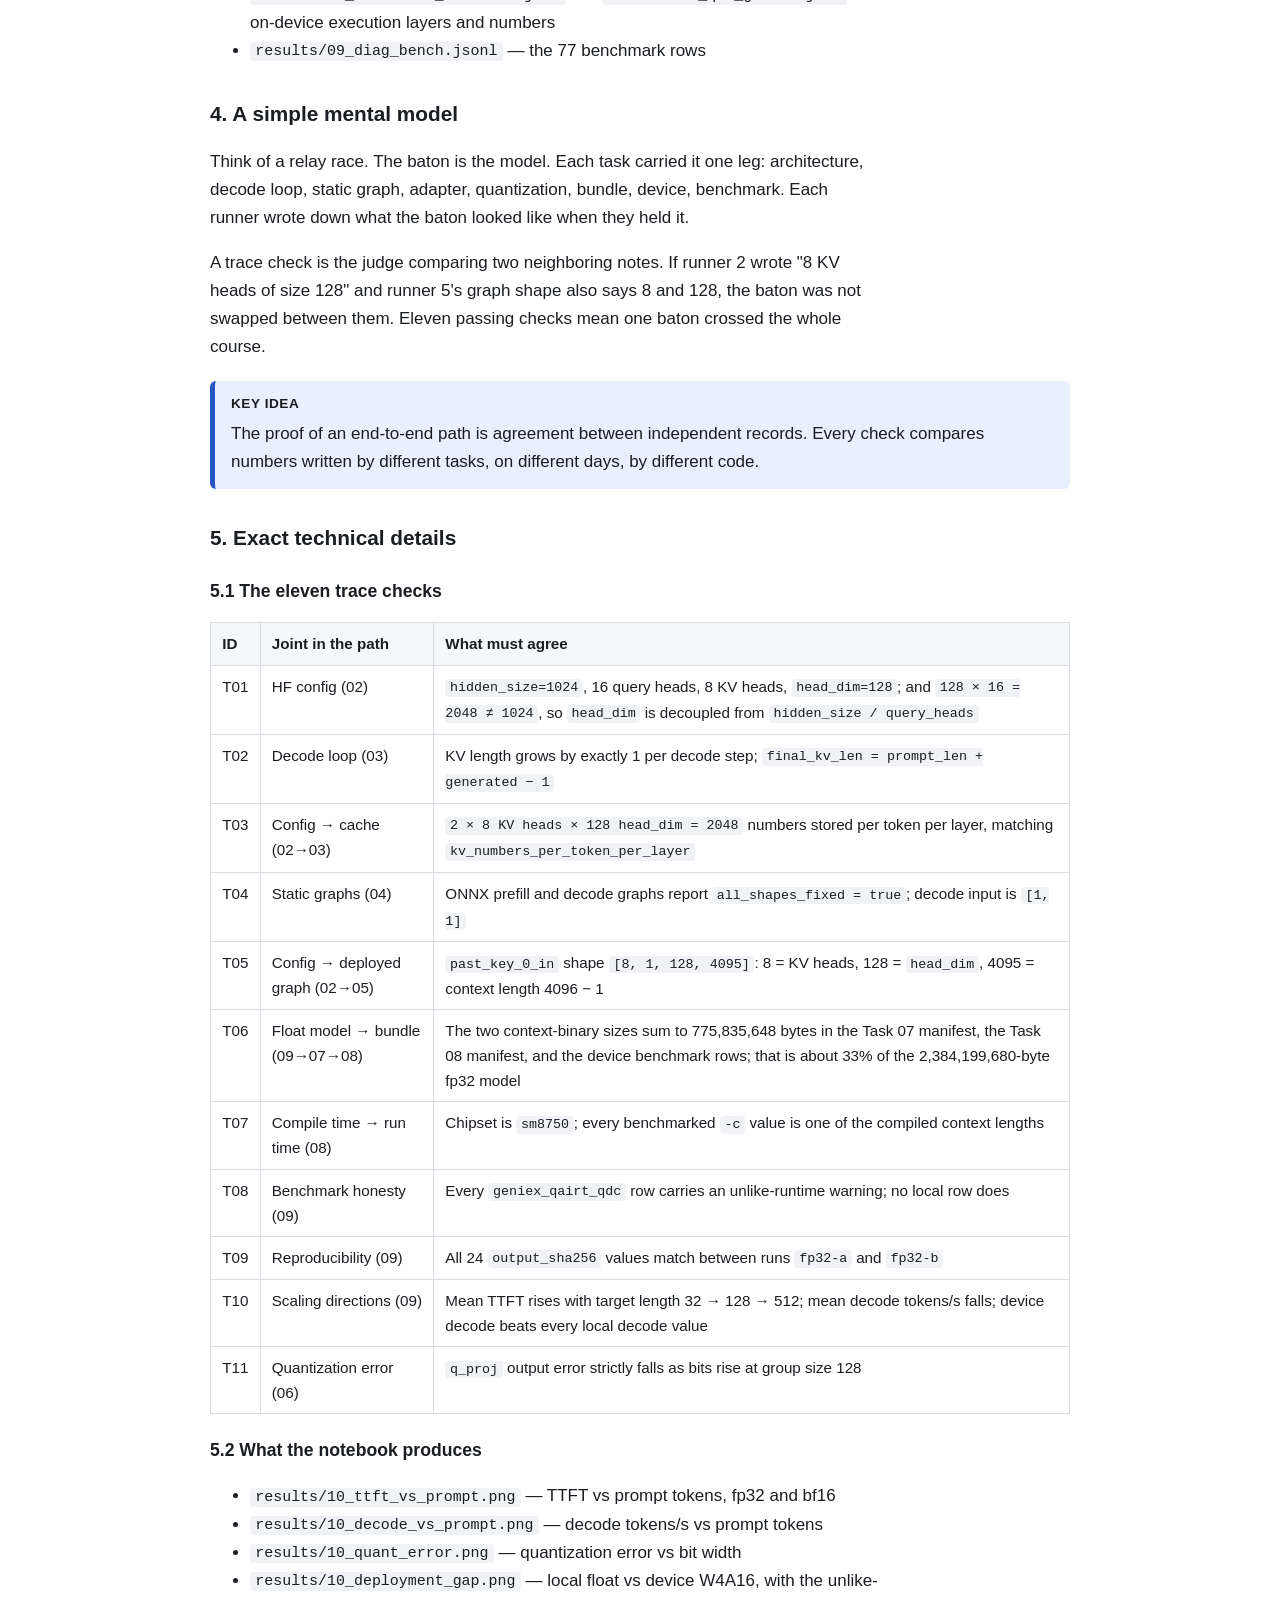
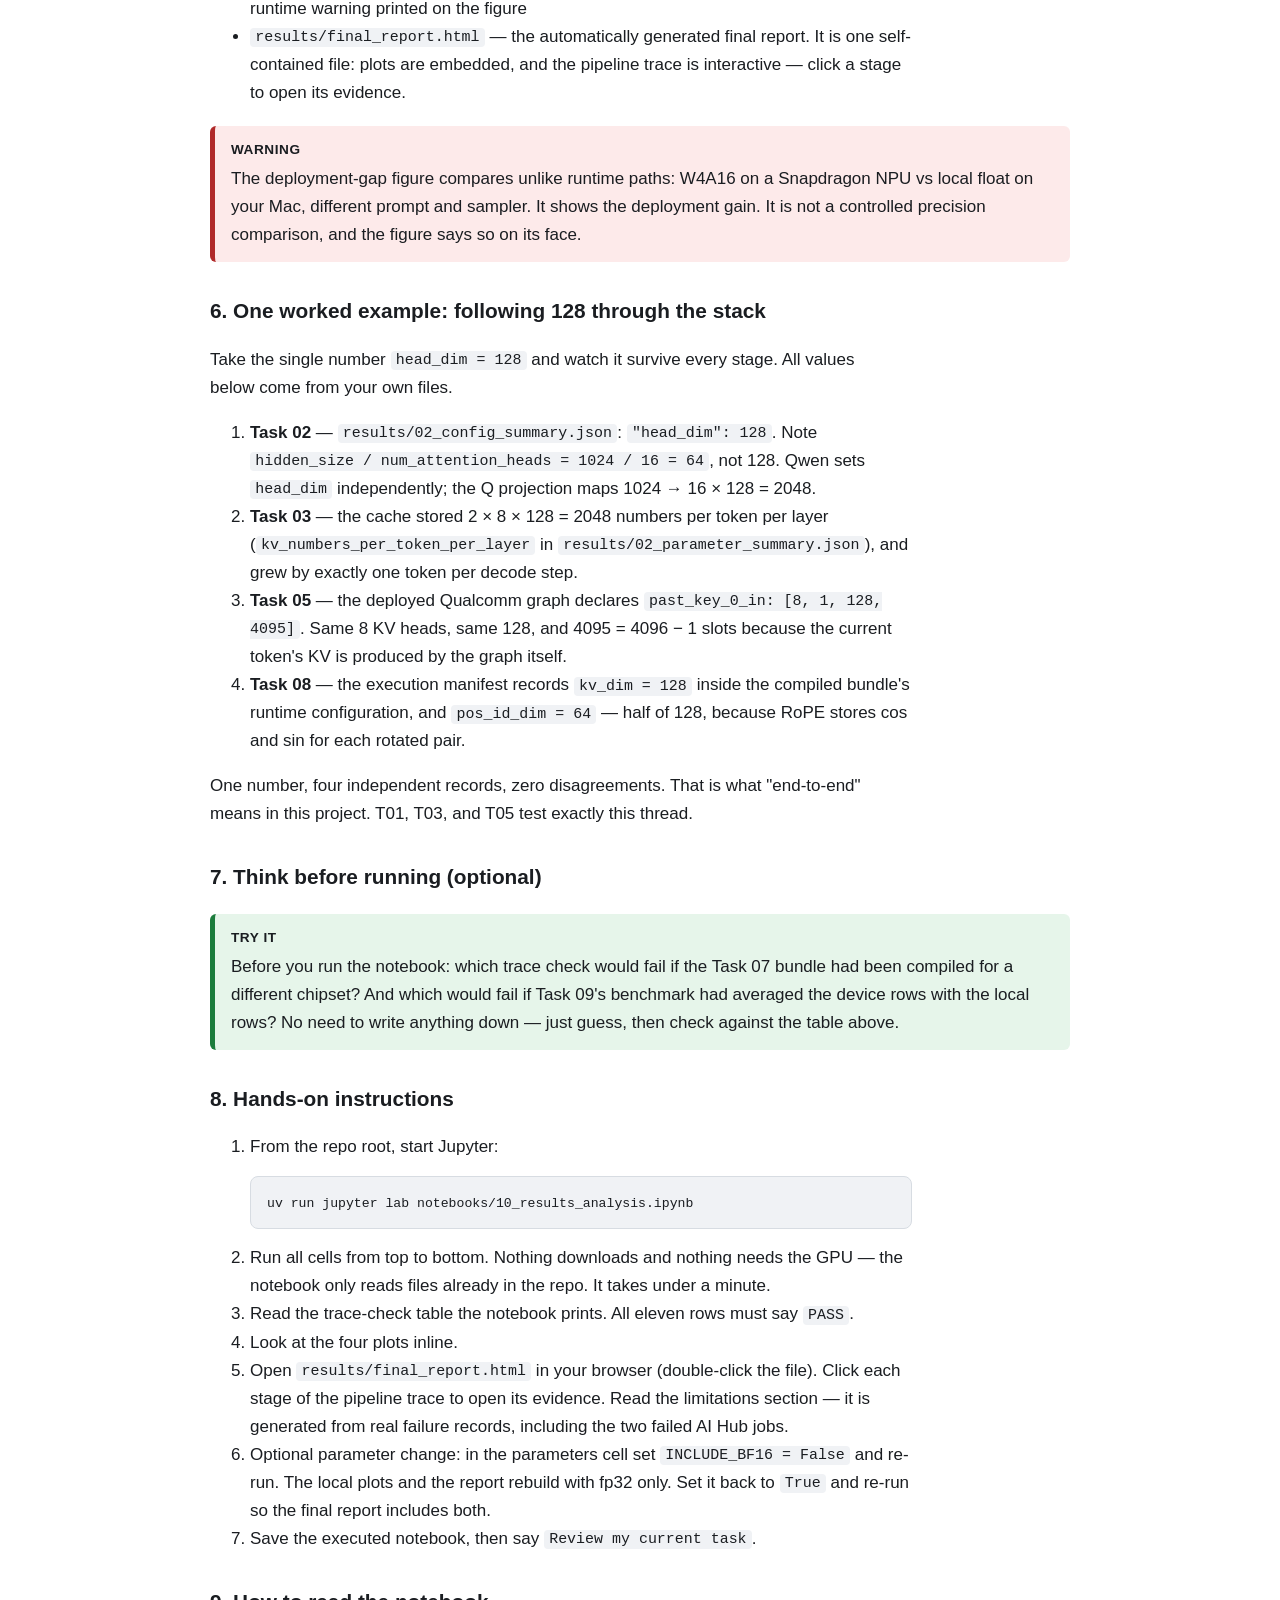
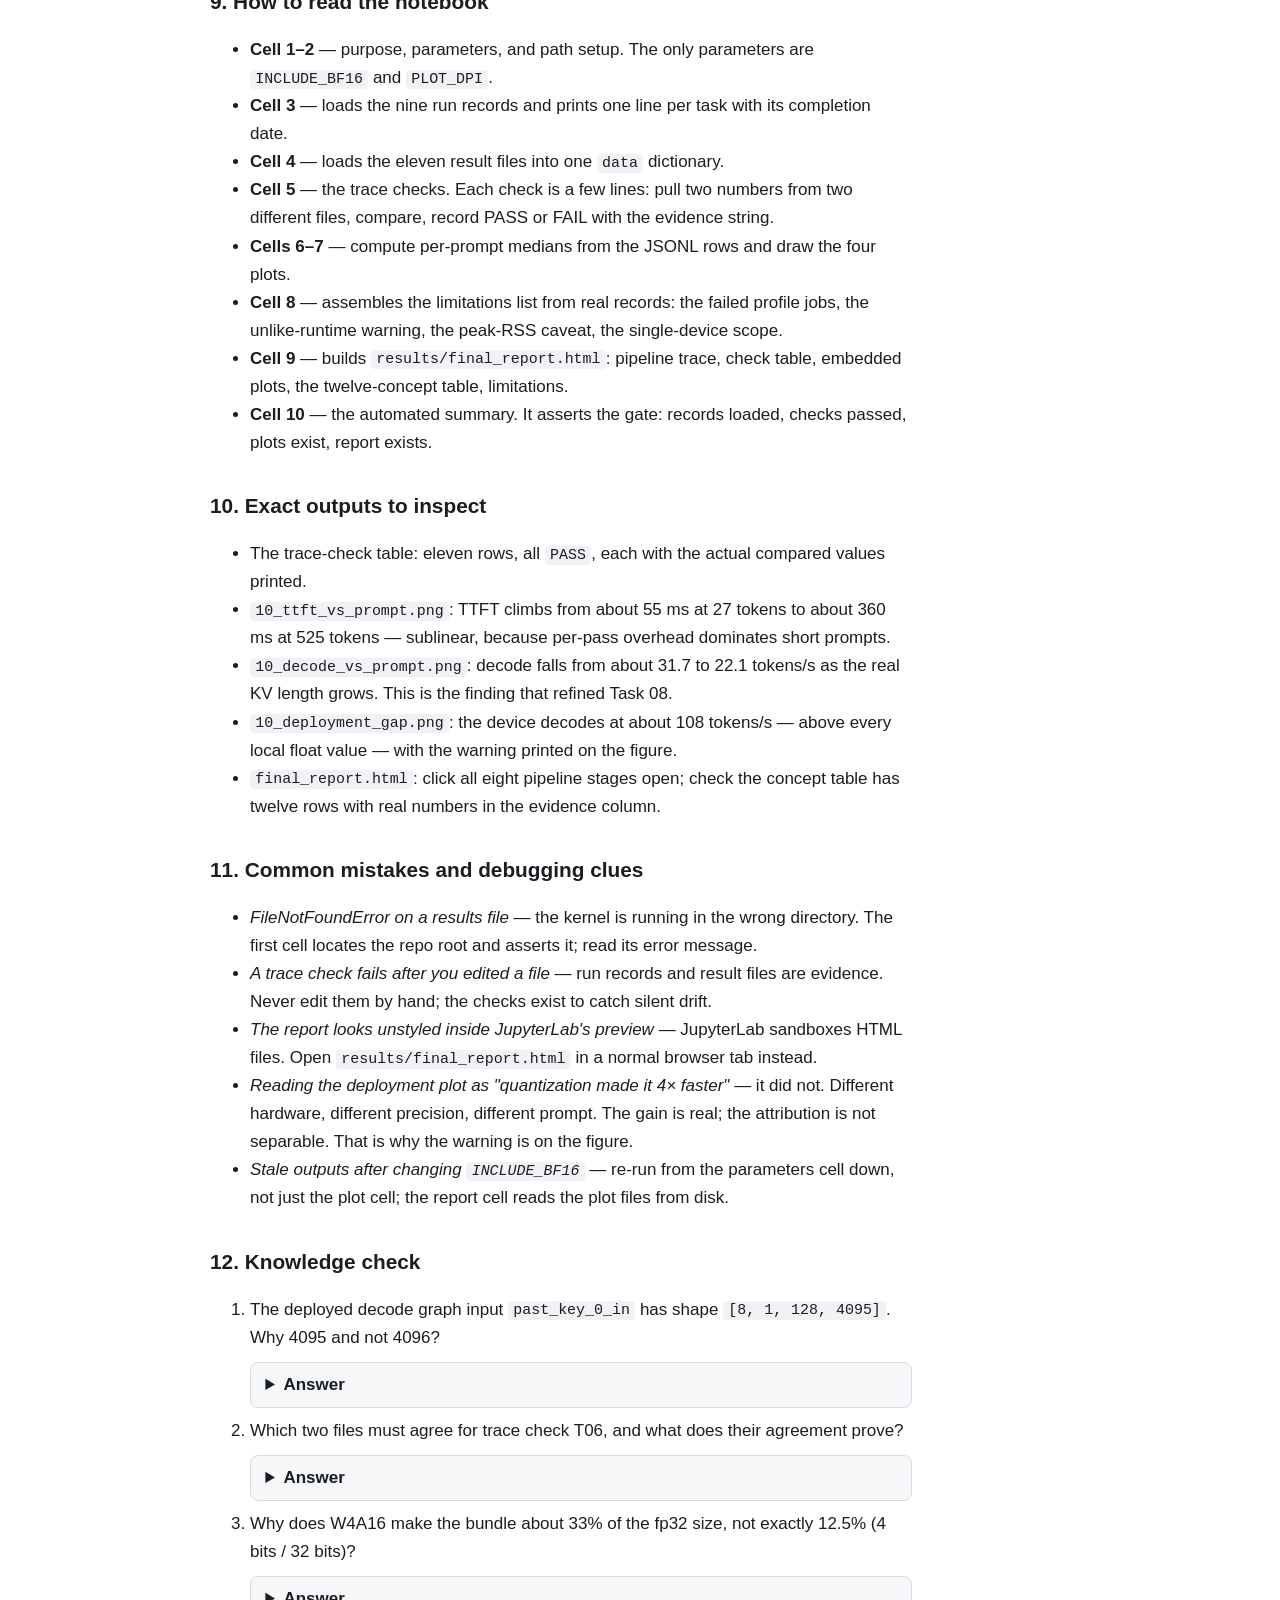
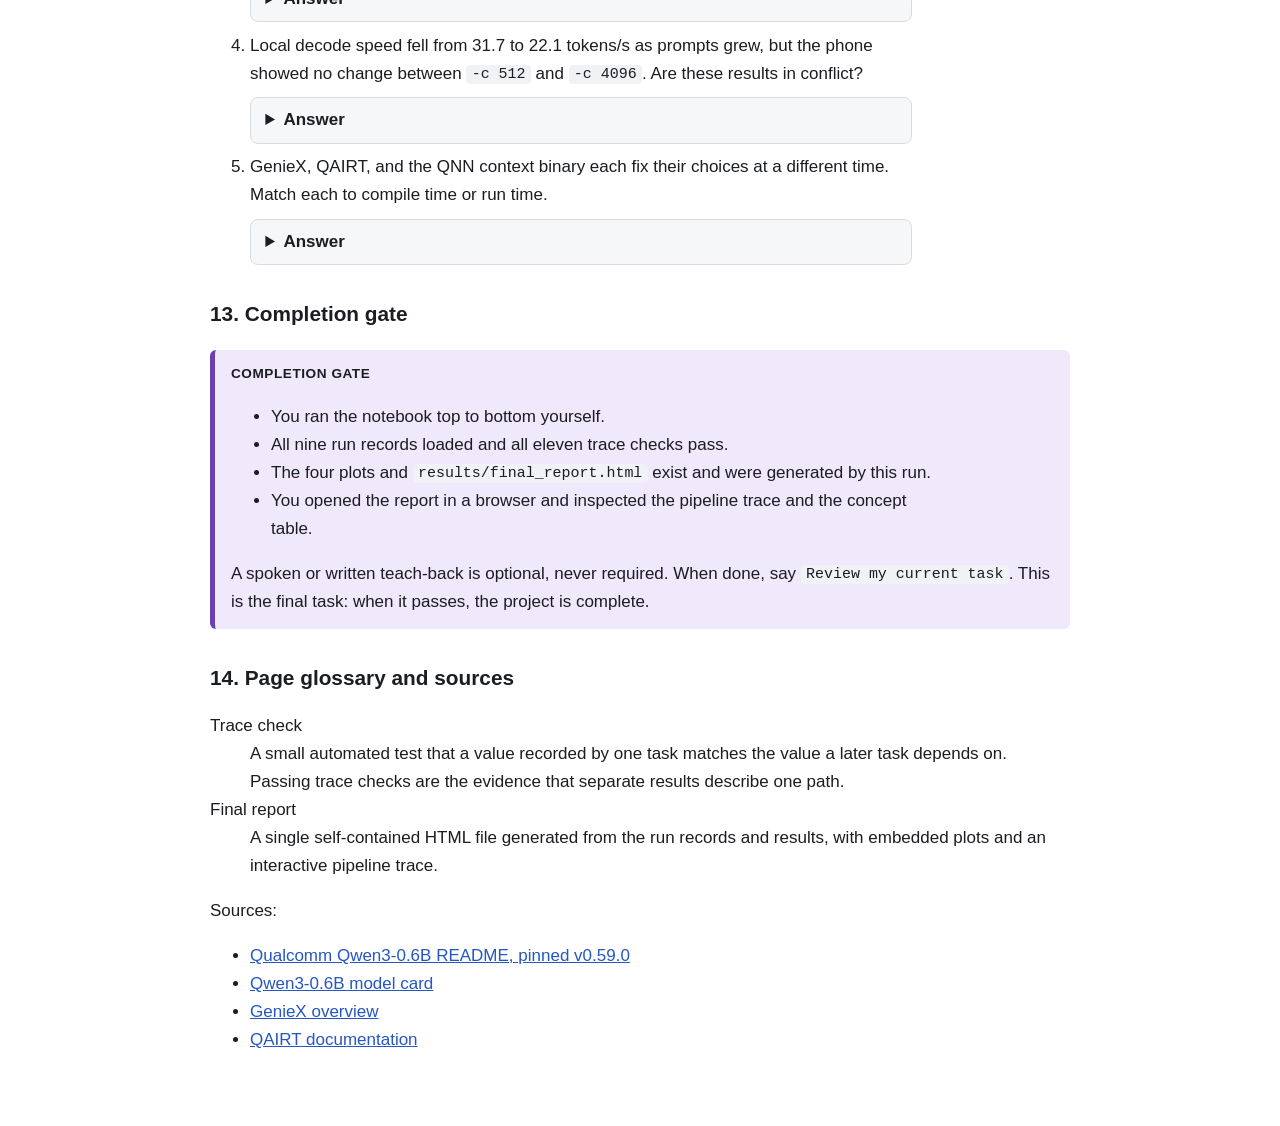
<file: docs/tasks/10-results-analysis-and-review.html>
<!DOCTYPE html>
<html lang="en">
<head>
<meta charset="utf-8">
<meta name="viewport" content="width=device-width, initial-scale=1">
<title>Task 10 — Results analysis and end-to-end review</title>
<link rel="stylesheet" href="../assets/styles.css">
</head>
<body>
<nav class="topnav"><div class="inner">
  <a href="../index.html">Index</a>
  <a href="../glossary.html">Glossary</a>
  <a href="../progress.html">Progress</a>
  <a href="09-small-diagnostic-benchmark.html">← Task 09</a>
</div></nav>
<main>
<h1>Task 10 — Results analysis and end-to-end review</h1>
<p class="muted">Lab: one results notebook that reads every earlier
record and builds the final report · Estimated time: 1–2 hours
· This is the last task.</p>

<h2 id="why">1. Why this matters for Qualcomm work</h2>
<p>Nine tasks produced nine run records and a folder of result files.
Each file answered one local question. This task asks the global one:
do all those numbers describe <em>one</em> consistent path from
<code>Qwen/Qwen3-0.6B</code> on Hugging Face to a quantized program on
a Snapdragon NPU?</p>
<p>The check is not an essay. It is code. The notebook loads the real
records and runs <strong>trace checks</strong> — a trace check is a
small automated test that a number recorded at one stage matches the
number the next stage depends on. Example: Task 02 recorded
<code>head_dim = 128</code> from the Hugging Face config. Task 05
recorded the deployed graph input <code>past_key_0_in</code> with shape
<code>[8, 1, 128, 4095]</code>. The 128 in position 2 must be the same
128. If it is, the trace holds at that joint. Eleven such checks cover
the whole path.</p>
<p>The core question: how do the outputs from all earlier tasks connect
into one model-to-NPU path?</p>

<h2 id="outcome">2. What you will understand after this task</h2>
<p>These are the twelve concepts the project set out to teach. The
final report maps each one to your own recorded evidence.</p>
<ol>
<li>What happens during prefill and one-token decode.</li>
<li>What is stored in the KV cache, and which dimension grows.</li>
<li>Why GQA uses fewer KV heads than query heads.</li>
<li>Why <code>head_dim</code> can differ from
<code>hidden_size / query_heads</code>.</li>
<li>Why an NPU compiler prefers fixed shapes and explicit interfaces.</li>
<li>What crosses the Qualcomm model-part boundary.</li>
<li>What W4A16 means.</li>
<li>What calibration data and quantization encodings are.</li>
<li>What SpinQuant and AdaScale try to improve.</li>
<li>How ONNX, a QNN context binary, QAIRT, and GenieX differ.</li>
<li>Why a bundle is tied to a chipset and compile-time configuration.</li>
<li>Why TTFT and decode tokens/second are separate metrics.</li>
</ol>

<h2 id="prereq">3. Prerequisites</h2>
<p>All nine earlier tasks are complete. The notebook reads these files
and fails loudly if one is missing:</p>
<ul>
<li><code>progress/runs/01-run.json</code> through
<code>progress/runs/09-run.json</code></li>
<li><code>results/02_config_summary.json</code> and
<code>results/02_parameter_summary.json</code> — the Hugging Face
architecture numbers</li>
<li><code>results/03_decode_trace.json</code> — the KV-cache growth
trace</li>
<li><code>results/04_contracts.json</code> — the static ONNX
contracts</li>
<li><code>results/05_graph_contract.json</code> — the deployed
Qualcomm graph contract</li>
<li><code>results/06_quant_error.json</code> — the quantization error
sweep</li>
<li><code>results/07_artifact_manifest.json</code> and
<code>results/07_hub_job.json</code> — the W4A16 bundle and the
hosted-device profile jobs</li>
<li><code>results/08_execution_manifest.json</code> and
<code>results/08_qdc_geniex.json</code> — the on-device execution
layers and numbers</li>
<li><code>results/09_diag_bench.jsonl</code> — the 77 benchmark
rows</li>
</ul>

<h2 id="model">4. A simple mental model</h2>
<p>Think of a relay race. The baton is the model. Each task carried it
one leg: architecture, decode loop, static graph, adapter, quantization,
bundle, device, benchmark. Each runner wrote down what the baton looked
like when they held it.</p>
<p>A trace check is the judge comparing two neighboring notes. If
runner 2 wrote "8 KV heads of size 128" and runner 5's graph shape also
says 8 and 128, the baton was not swapped between them. Eleven passing
checks mean one baton crossed the whole course.</p>
<div class="callout key"><span class="label">Key idea</span>
The proof of an end-to-end path is agreement between independent
records. Every check compares numbers written by different tasks, on
different days, by different code.</div>

<h2 id="details">5. Exact technical details</h2>

<h3 id="checks-table">5.1 The eleven trace checks</h3>
<div class="table-wrap">
<table>
<thead><tr><th>ID</th><th>Joint in the path</th><th>What must agree</th></tr></thead>
<tbody>
<tr><td>T01</td><td>HF config (02)</td>
<td><code>hidden_size=1024</code>, 16 query heads, 8 KV heads,
<code>head_dim=128</code>; and <code>128 × 16 = 2048 ≠ 1024</code>,
so <code>head_dim</code> is decoupled from
<code>hidden_size / query_heads</code></td></tr>
<tr><td>T02</td><td>Decode loop (03)</td>
<td>KV length grows by exactly 1 per decode step;
<code>final_kv_len = prompt_len + generated − 1</code></td></tr>
<tr><td>T03</td><td>Config → cache (02→03)</td>
<td><code>2 × 8 KV heads × 128 head_dim = 2048</code> numbers stored
per token per layer, matching
<code>kv_numbers_per_token_per_layer</code></td></tr>
<tr><td>T04</td><td>Static graphs (04)</td>
<td>ONNX prefill and decode graphs report
<code>all_shapes_fixed = true</code>; decode input is
<code>[1, 1]</code></td></tr>
<tr><td>T05</td><td>Config → deployed graph (02→05)</td>
<td><code>past_key_0_in</code> shape <code>[8, 1, 128, 4095]</code>:
8 = KV heads, 128 = <code>head_dim</code>,
4095 = context length 4096 − 1</td></tr>
<tr><td>T06</td><td>Float model → bundle (09→07→08)</td>
<td>The two context-binary sizes sum to 775,835,648 bytes in the
Task 07 manifest, the Task 08 manifest, and the device benchmark rows;
that is about 33% of the 2,384,199,680-byte fp32 model</td></tr>
<tr><td>T07</td><td>Compile time → run time (08)</td>
<td>Chipset is <code>sm8750</code>; every benchmarked
<code>-c</code> value is one of the compiled context lengths</td></tr>
<tr><td>T08</td><td>Benchmark honesty (09)</td>
<td>Every <code>geniex_qairt_qdc</code> row carries an
unlike-runtime warning; no local row does</td></tr>
<tr><td>T09</td><td>Reproducibility (09)</td>
<td>All 24 <code>output_sha256</code> values match between runs
<code>fp32-a</code> and <code>fp32-b</code></td></tr>
<tr><td>T10</td><td>Scaling directions (09)</td>
<td>Mean TTFT rises with target length 32 → 128 → 512; mean decode
tokens/s falls; device decode beats every local decode value</td></tr>
<tr><td>T11</td><td>Quantization error (06)</td>
<td><code>q_proj</code> output error strictly falls as bits rise at
group size 128</td></tr>
</tbody>
</table>
</div>

<h3 id="outputs">5.2 What the notebook produces</h3>
<ul>
<li><code>results/10_ttft_vs_prompt.png</code> — TTFT vs prompt
tokens, fp32 and bf16</li>
<li><code>results/10_decode_vs_prompt.png</code> — decode tokens/s
vs prompt tokens</li>
<li><code>results/10_quant_error.png</code> — quantization error vs
bit width</li>
<li><code>results/10_deployment_gap.png</code> — local float vs
device W4A16, with the unlike-runtime warning printed on the
figure</li>
<li><code>results/final_report.html</code> — the automatically
generated final report. It is one self-contained file: plots are
embedded, and the pipeline trace is interactive — click a stage to
open its evidence.</li>
</ul>
<div class="callout warn"><span class="label">Warning</span>
The deployment-gap figure compares unlike runtime paths: W4A16 on a
Snapdragon NPU vs local float on your Mac, different prompt and
sampler. It shows the deployment gain. It is not a controlled
precision comparison, and the figure says so on its face.</div>

<h2 id="worked">6. One worked example: following 128 through the stack</h2>
<p>Take the single number <code>head_dim = 128</code> and watch it
survive every stage. All values below come from your own files.</p>
<ol>
<li><strong>Task 02</strong> — <code>results/02_config_summary.json</code>:
<code>"head_dim": 128</code>. Note
<code>hidden_size / num_attention_heads = 1024 / 16 = 64</code>, not
128. Qwen sets <code>head_dim</code> independently; the Q projection
maps 1024 → 16 × 128 = 2048.</li>
<li><strong>Task 03</strong> — the cache stored
2 × 8 × 128 = 2048 numbers per token per layer
(<code>kv_numbers_per_token_per_layer</code> in
<code>results/02_parameter_summary.json</code>), and grew by exactly
one token per decode step.</li>
<li><strong>Task 05</strong> — the deployed Qualcomm graph declares
<code>past_key_0_in: [8, 1, 128, 4095]</code>. Same 8 KV heads, same
128, and 4095 = 4096 − 1 slots because the current token's KV is
produced by the graph itself.</li>
<li><strong>Task 08</strong> — the execution manifest records
<code>kv_dim = 128</code> inside the compiled bundle's runtime
configuration, and <code>pos_id_dim = 64</code> — half of 128,
because RoPE stores cos and sin for each rotated pair.</li>
</ol>
<p>One number, four independent records, zero disagreements. That is
what "end-to-end" means in this project. T01, T03, and T05 test
exactly this thread.</p>

<h2 id="think">7. Think before running (optional)</h2>
<div class="callout try"><span class="label">Try it</span>
Before you run the notebook: which trace check would fail if the
Task 07 bundle had been compiled for a different chipset? And which
would fail if Task 09's benchmark had averaged the device rows with
the local rows? No need to write anything down — just guess, then
check against the table above.</div>

<h2 id="handson">8. Hands-on instructions</h2>
<ol>
<li>From the repo root, start Jupyter:
<pre><code>uv run jupyter lab notebooks/10_results_analysis.ipynb</code></pre></li>
<li>Run all cells from top to bottom. Nothing downloads and nothing
needs the GPU — the notebook only reads files already in the repo.
It takes under a minute.</li>
<li>Read the trace-check table the notebook prints. All eleven rows
must say <code>PASS</code>.</li>
<li>Look at the four plots inline.</li>
<li>Open <code>results/final_report.html</code> in your browser
(double-click the file). Click each stage of the pipeline trace to
open its evidence. Read the limitations section — it is generated
from real failure records, including the two failed AI Hub jobs.</li>
<li>Optional parameter change: in the parameters cell set
<code>INCLUDE_BF16 = False</code> and re-run. The local plots and the
report rebuild with fp32 only. Set it back to <code>True</code> and
re-run so the final report includes both.</li>
<li>Save the executed notebook, then say
<code>Review my current task</code>.</li>
</ol>

<h2 id="reading">9. How to read the notebook</h2>
<ul>
<li><strong>Cell 1–2</strong> — purpose, parameters, and path setup.
The only parameters are <code>INCLUDE_BF16</code> and
<code>PLOT_DPI</code>.</li>
<li><strong>Cell 3</strong> — loads the nine run records and prints
one line per task with its completion date.</li>
<li><strong>Cell 4</strong> — loads the eleven result files into one
<code>data</code> dictionary.</li>
<li><strong>Cell 5</strong> — the trace checks. Each check is a few
lines: pull two numbers from two different files, compare, record
PASS or FAIL with the evidence string.</li>
<li><strong>Cells 6–7</strong> — compute per-prompt medians from the
JSONL rows and draw the four plots.</li>
<li><strong>Cell 8</strong> — assembles the limitations list from
real records: the failed profile jobs, the unlike-runtime warning,
the peak-RSS caveat, the single-device scope.</li>
<li><strong>Cell 9</strong> — builds
<code>results/final_report.html</code>: pipeline trace, check table,
embedded plots, the twelve-concept table, limitations.</li>
<li><strong>Cell 10</strong> — the automated summary. It asserts the
gate: records loaded, checks passed, plots exist, report exists.</li>
</ul>

<h2 id="inspect">10. Exact outputs to inspect</h2>
<ul>
<li>The trace-check table: eleven rows, all <code>PASS</code>, each
with the actual compared values printed.</li>
<li><code>10_ttft_vs_prompt.png</code>: TTFT climbs from about 55 ms
at 27 tokens to about 360 ms at 525 tokens — sublinear, because
per-pass overhead dominates short prompts.</li>
<li><code>10_decode_vs_prompt.png</code>: decode falls from about
31.7 to 22.1 tokens/s as the real KV length grows. This is the
finding that refined Task 08.</li>
<li><code>10_deployment_gap.png</code>: the device decodes at about
108 tokens/s — above every local float value — with the warning
printed on the figure.</li>
<li><code>final_report.html</code>: click all eight pipeline stages
open; check the concept table has twelve rows with real numbers in
the evidence column.</li>
</ul>

<h2 id="mistakes">11. Common mistakes and debugging clues</h2>
<ul>
<li><em>FileNotFoundError on a results file</em> — the kernel is
running in the wrong directory. The first cell locates the repo root
and asserts it; read its error message.</li>
<li><em>A trace check fails after you edited a file</em> — run
records and result files are evidence. Never edit them by hand; the
checks exist to catch silent drift.</li>
<li><em>The report looks unstyled inside JupyterLab's preview</em> —
JupyterLab sandboxes HTML files. Open
<code>results/final_report.html</code> in a normal browser tab
instead.</li>
<li><em>Reading the deployment plot as "quantization made it 4×
faster"</em> — it did not. Different hardware, different precision,
different prompt. The gain is real; the attribution is not
separable. That is why the warning is on the figure.</li>
<li><em>Stale outputs after changing <code>INCLUDE_BF16</code></em> —
re-run from the parameters cell down, not just the plot cell; the
report cell reads the plot files from disk.</li>
</ul>

<h2 id="quiz">12. Knowledge check</h2>
<ol>
<li>The deployed decode graph input <code>past_key_0_in</code> has
shape <code>[8, 1, 128, 4095]</code>. Why 4095 and not 4096?
<details><summary>Answer</summary>The context limit is 4096. The
graph computes the current token's key and value itself, so the
<em>input</em> cache holds at most the 4095 previous positions.
</details></li>
<li>Which two files must agree for trace check T06, and what does
their agreement prove?
<details><summary>Answer</summary>The Task 07 artifact manifest and
the Task 09 device benchmark rows (and the Task 08 manifest) all
record 775,835,648 bytes for the context binaries. Agreement proves
the phone executed the same compiled artifact the manifest describes
— not some other build.</details></li>
<li>Why does W4A16 make the bundle about 33% of the fp32 size, not
exactly 12.5% (4 bits / 32 bits)?
<details><summary>Answer</summary>Only weights are 4-bit.
The bundle also stores quantization encodings (scales), the
embedding, compiled graph structures for every context length, and
activation paths kept at 16 bits. Overhead on a 0.6B model is
proportionally large.</details></li>
<li>Local decode speed fell from 31.7 to 22.1 tokens/s as prompts
grew, but the phone showed no change between <code>-c 512</code> and
<code>-c 4096</code>. Are these results in conflict?
<details><summary>Answer</summary>No. Local runs grew the <em>real</em>
KV length (27 → 525 prompt tokens). The phone runs changed only the
<em>allocated</em> maximum while the real prompt stayed 128 tokens.
Decode cost follows the real cache length, not the configured
limit.</details></li>
<li>GenieX, QAIRT, and the QNN context binary each fix their choices
at a different time. Match each to compile time or run time.
<details><summary>Answer</summary>The QNN context binary is fixed at
compile time (graphs, weights, quantization, chipset). QAIRT's
version was fixed when the bundle was compiled against its SDK.
GenieX settings — sampler, threads, which compiled context length to
load — are chosen at run time, limited by compile-time
choices.</details></li>
</ol>

<h2 id="gate">13. Completion gate</h2>
<div class="callout gate"><span class="label">Completion gate</span>
<ul>
<li>You ran the notebook top to bottom yourself.</li>
<li>All nine run records loaded and all eleven trace checks pass.</li>
<li>The four plots and <code>results/final_report.html</code> exist
and were generated by this run.</li>
<li>You opened the report in a browser and inspected the pipeline
trace and the concept table.</li>
</ul>
A spoken or written teach-back is optional, never required. When done,
say <code>Review my current task</code>. This is the final task: when
it passes, the project is complete.</div>

<h2 id="glossary">14. Page glossary and sources</h2>
<dl>
<dt>Trace check</dt>
<dd>A small automated test that a value recorded by one task matches
the value a later task depends on. Passing trace checks are the
evidence that separate results describe one path.</dd>
<dt>Final report</dt>
<dd>A single self-contained HTML file generated from the run records
and results, with embedded plots and an interactive pipeline
trace.</dd>
</dl>
<p>Sources:</p>
<ul>
<li><a href="https://github.com/qualcomm/ai-hub-models/blob/v0.59.0/src/qai_hub_models/models/qwen3_0_6b/README.md">Qualcomm
Qwen3-0.6B README, pinned v0.59.0</a></li>
<li><a href="https://huggingface.co/Qwen/Qwen3-0.6B">Qwen3-0.6B model
card</a></li>
<li><a href="https://geniex.aihub.qualcomm.com/en/get-started/what-is-geniex">GenieX
overview</a></li>
<li><a href="https://docs.qualcomm.com/bundle/publicresource/topics/80-63442-100/introduction.html">QAIRT
documentation</a></li>
</ul>

</main>
</body>
</html>
</file>
<file: docs/assets/styles.css>
/* Qualcomm Edge SLM Lab — shared stylesheet. Plain static HTML, no build step. */

:root {
  --bg: #ffffff;
  --fg: #1a1d21;
  --muted: #5a6270;
  --border: #d7dce2;
  --surface: #f5f7f9;
  --accent: #2456c4;
  --code-bg: #f0f2f5;
  --key-bg: #e8f0fe;   --key-border: #2456c4;
  --watch-bg: #fdf3e0; --watch-border: #b26b00;
  --try-bg: #e6f5ea;   --try-border: #1c7c3c;
  --warn-bg: #fdeaea;  --warn-border: #b02a2a;
  --gate-bg: #f0e8fb;  --gate-border: #6b3fb2;
}

@media (prefers-color-scheme: dark) {
  :root {
    --bg: #14171b;
    --fg: #e5e8ec;
    --muted: #9aa3af;
    --border: #333a43;
    --surface: #1c2026;
    --accent: #7aa2f0;
    --code-bg: #21262d;
    --key-bg: #1a2740;  --key-border: #7aa2f0;
    --watch-bg: #33270f; --watch-border: #d69a3a;
    --try-bg: #142e1c;  --try-border: #4fbf74;
    --warn-bg: #391b1b; --warn-border: #e06c6c;
    --gate-bg: #271a3a; --gate-border: #a97fe0;
  }
}

* { box-sizing: border-box; }

body {
  margin: 0;
  background: var(--bg);
  color: var(--fg);
  font-family: -apple-system, BlinkMacSystemFont, "Segoe UI", Roboto,
    Helvetica, Arial, sans-serif;
  font-size: 17px;
  line-height: 1.65;
}

main {
  max-width: 900px;
  margin: 0 auto;
  padding: 1.5rem 1.25rem 4rem;
}

nav.topnav {
  border-bottom: 1px solid var(--border);
  background: var(--surface);
}
nav.topnav .inner {
  max-width: 900px;
  margin: 0 auto;
  padding: 0.6rem 1.25rem;
  display: flex;
  flex-wrap: wrap;
  gap: 1rem;
}
nav.topnav a {
  color: var(--accent);
  text-decoration: none;
  font-weight: 600;
  font-size: 0.95rem;
}
nav.topnav a:hover { text-decoration: underline; }

h1 { font-size: 1.7rem; line-height: 1.3; margin: 1.2rem 0 0.6rem; }
h2 { font-size: 1.3rem; margin: 2rem 0 0.5rem; }
h3 { font-size: 1.1rem; margin: 1.4rem 0 0.4rem; }

p, li { max-width: 70ch; }

a { color: var(--accent); }
a:focus-visible, button:focus-visible, summary:focus-visible {
  outline: 3px solid var(--accent);
  outline-offset: 2px;
}

code, pre {
  font-family: ui-monospace, "SF Mono", SFMono-Regular, Menlo, Consolas,
    monospace;
  font-size: 0.88em;
}
code { background: var(--code-bg); padding: 0.1em 0.35em; border-radius: 4px; }
pre {
  background: var(--code-bg);
  border: 1px solid var(--border);
  border-radius: 8px;
  padding: 0.9rem 1rem;
  overflow-x: auto;
  line-height: 1.5;
}
pre code { background: none; padding: 0; }

table {
  border-collapse: collapse;
  width: 100%;
  margin: 1rem 0;
  font-size: 0.95rem;
}
th, td {
  border: 1px solid var(--border);
  padding: 0.5rem 0.7rem;
  text-align: left;
  vertical-align: top;
}
th { background: var(--surface); }

.callout {
  border-left: 5px solid;
  border-radius: 6px;
  padding: 0.8rem 1rem;
  margin: 1.2rem 0;
}
.callout .label {
  display: block;
  font-weight: 700;
  font-size: 0.85rem;
  text-transform: uppercase;
  letter-spacing: 0.04em;
  margin-bottom: 0.25rem;
}
.callout.key   { background: var(--key-bg);   border-color: var(--key-border); }
.callout.watch { background: var(--watch-bg); border-color: var(--watch-border); }
.callout.try   { background: var(--try-bg);   border-color: var(--try-border); }
.callout.warn  { background: var(--warn-bg);  border-color: var(--warn-border); }
.callout.gate  { background: var(--gate-bg);  border-color: var(--gate-border); }

.status {
  display: inline-block;
  padding: 0.1em 0.6em;
  border-radius: 999px;
  font-size: 0.8rem;
  font-weight: 700;
  border: 1px solid var(--border);
}
.status.active   { background: var(--key-bg);  color: var(--key-border); border-color: var(--key-border); }
.status.locked   { background: var(--surface); color: var(--muted); }
.status.complete { background: var(--try-bg);  color: var(--try-border); border-color: var(--try-border); }
.status.blocked  { background: var(--warn-bg); color: var(--warn-border); border-color: var(--warn-border); }

details {
  border: 1px solid var(--border);
  border-radius: 8px;
  padding: 0.5rem 0.9rem;
  margin: 0.6rem 0;
  background: var(--surface);
}
summary { cursor: pointer; font-weight: 600; }

.muted { color: var(--muted); }

dl.glossary dt { font-weight: 700; margin-top: 1rem; }
dl.glossary dd { margin: 0.2rem 0 0 0; max-width: 70ch; }

footer {
  margin-top: 3rem;
  padding-top: 1rem;
  border-top: 1px solid var(--border);
  color: var(--muted);
  font-size: 0.9rem;
}

svg text { fill: var(--fg); }
</file>
